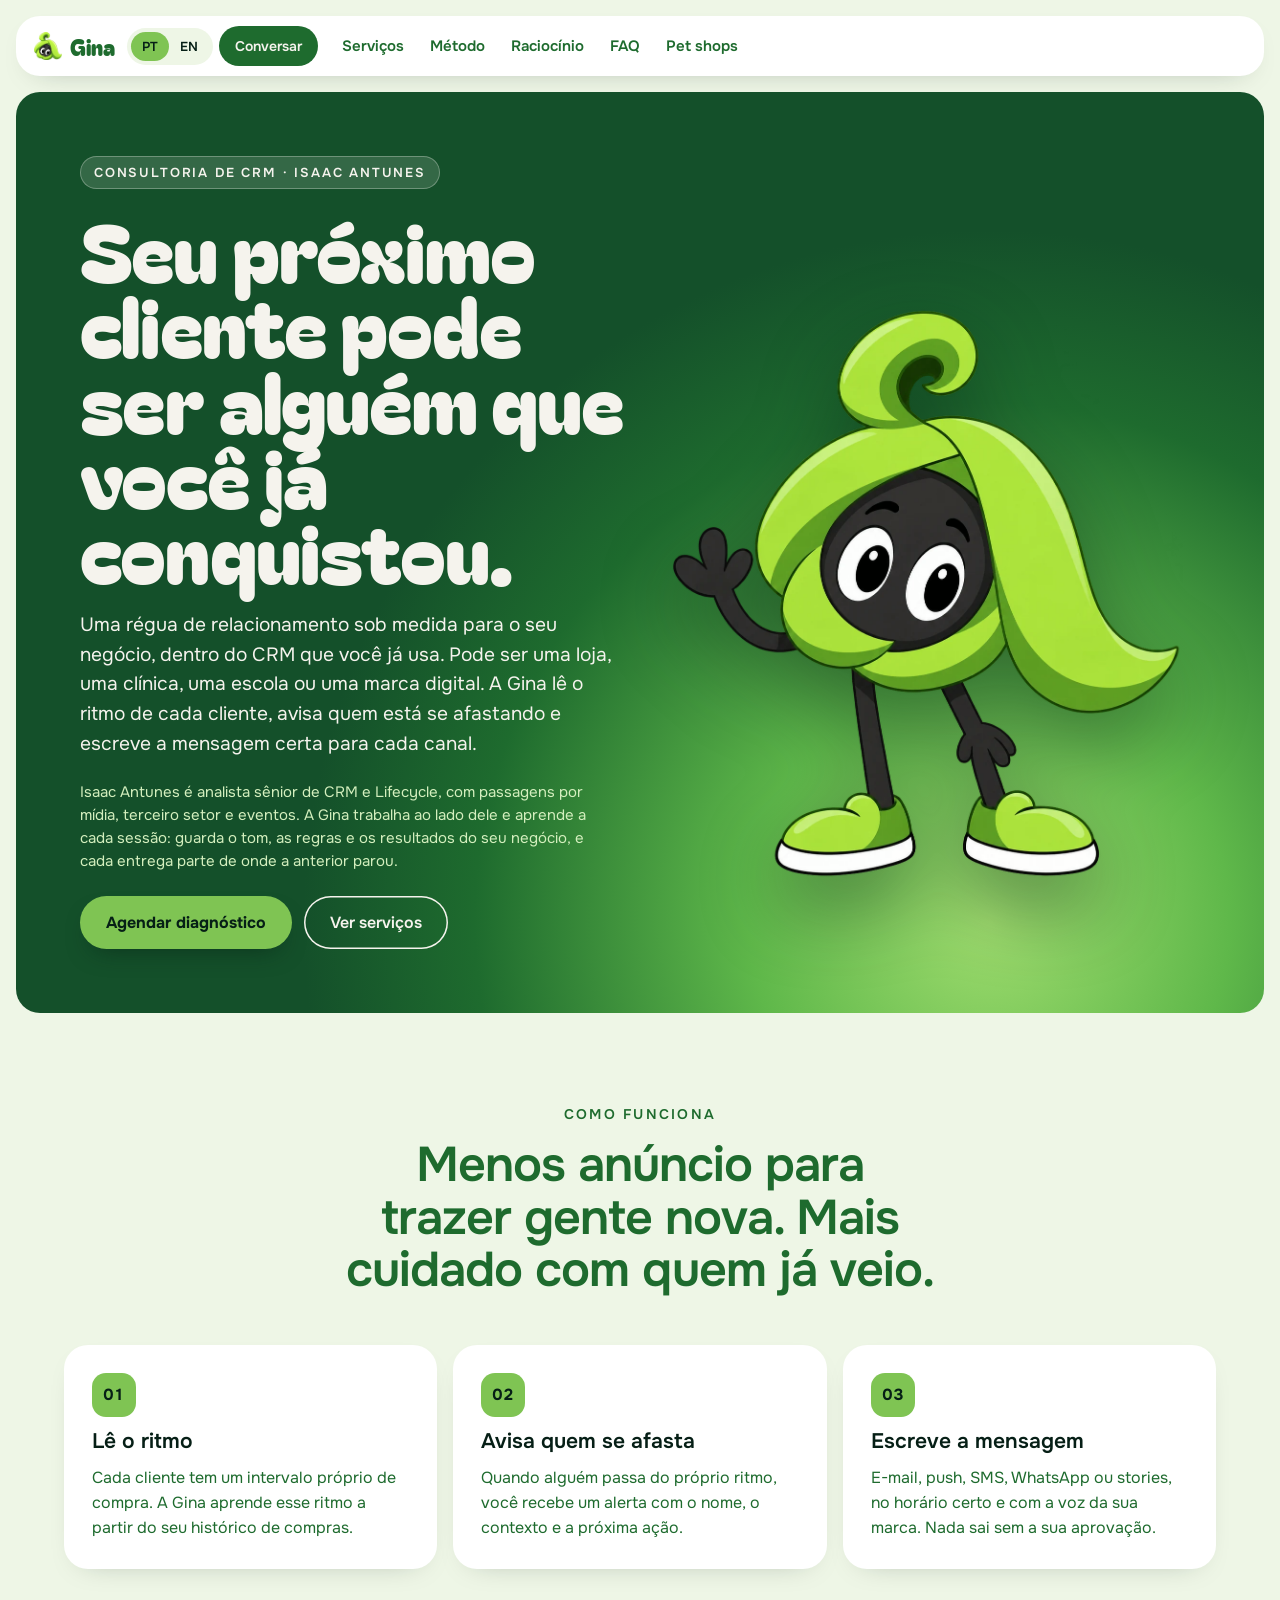
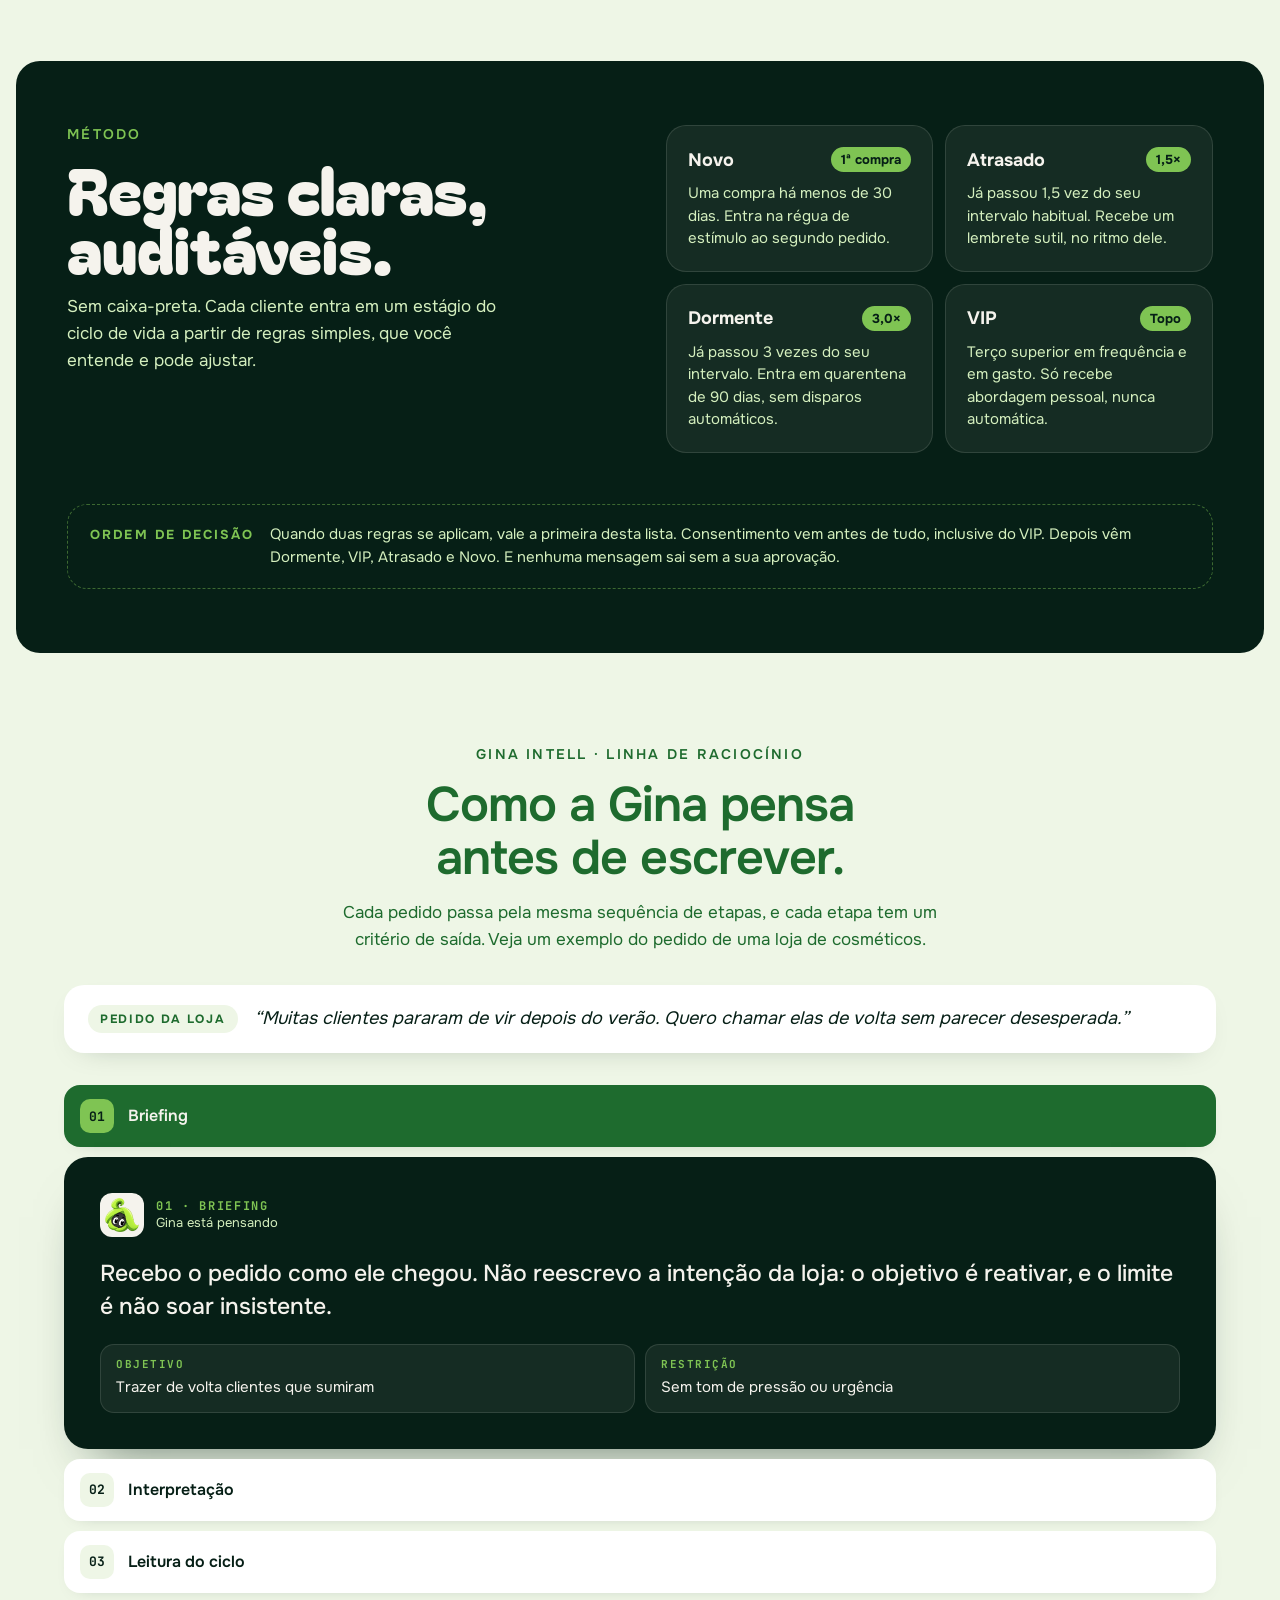
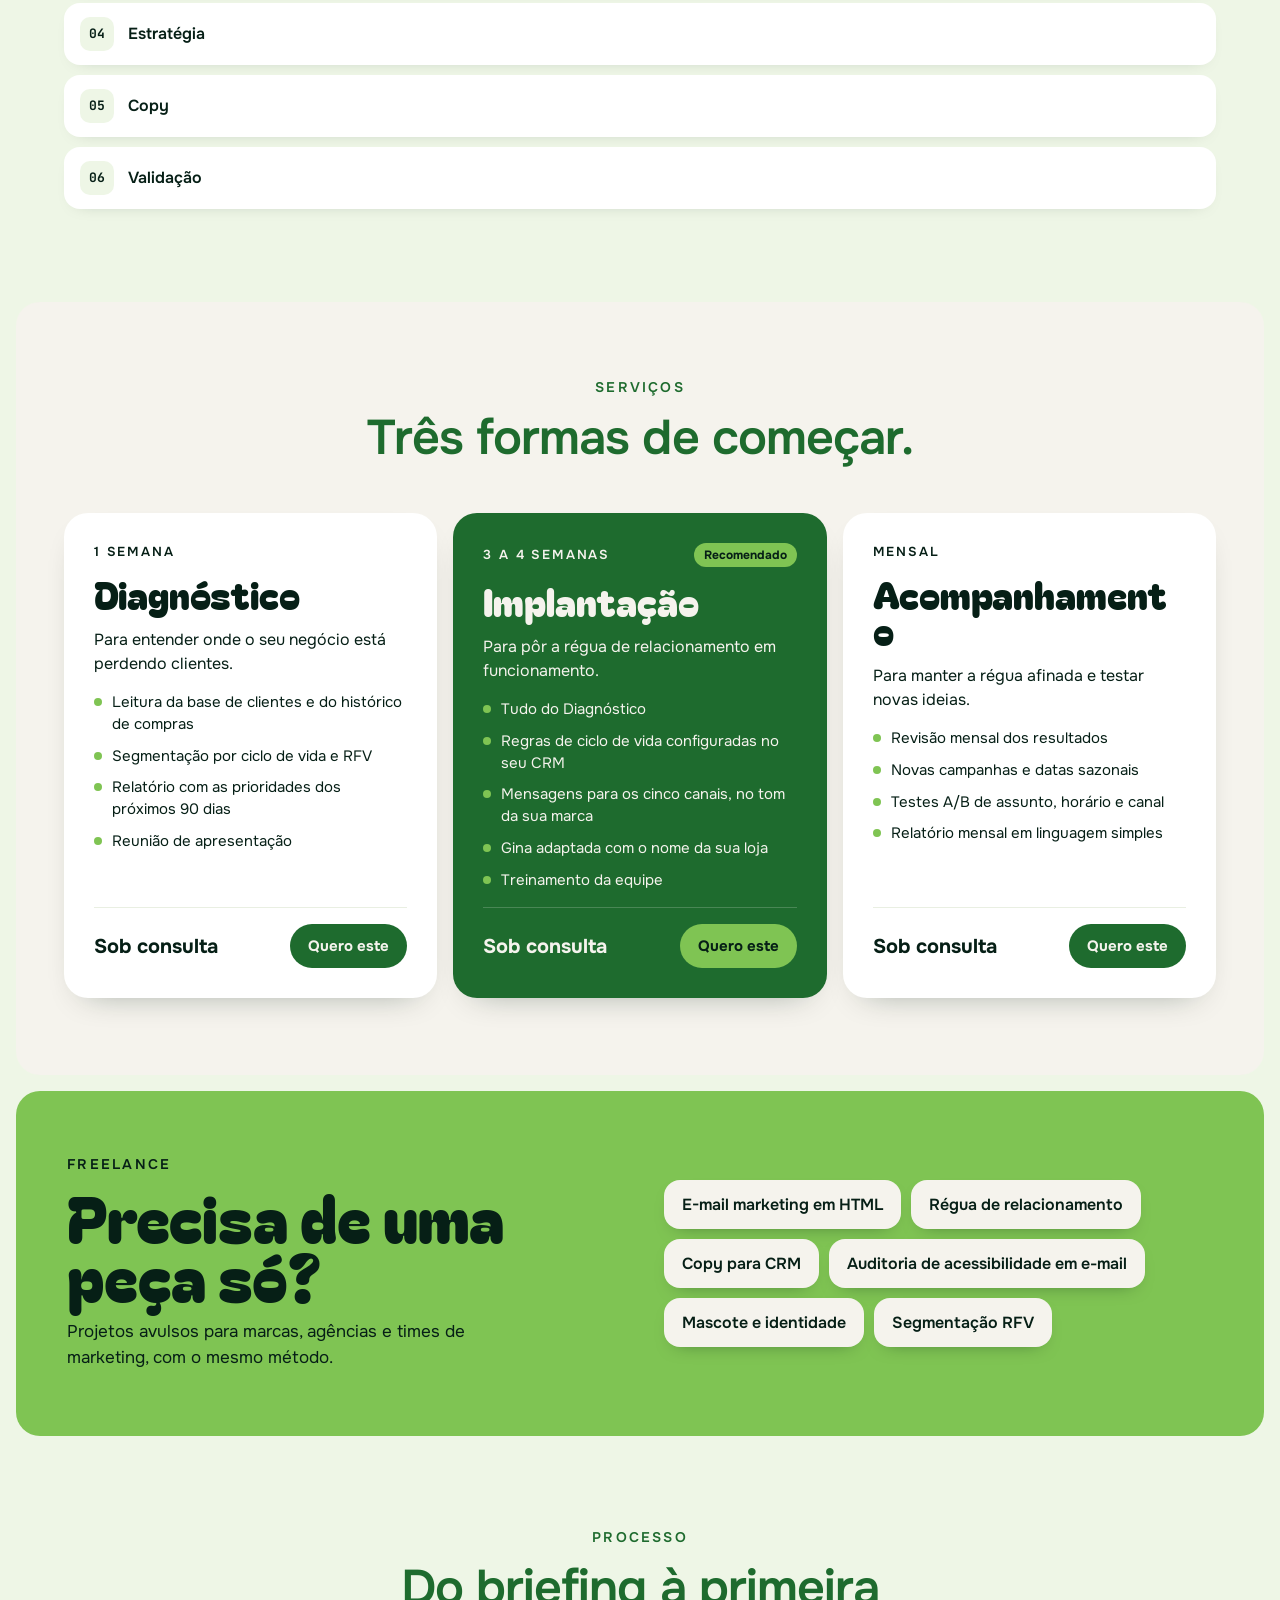
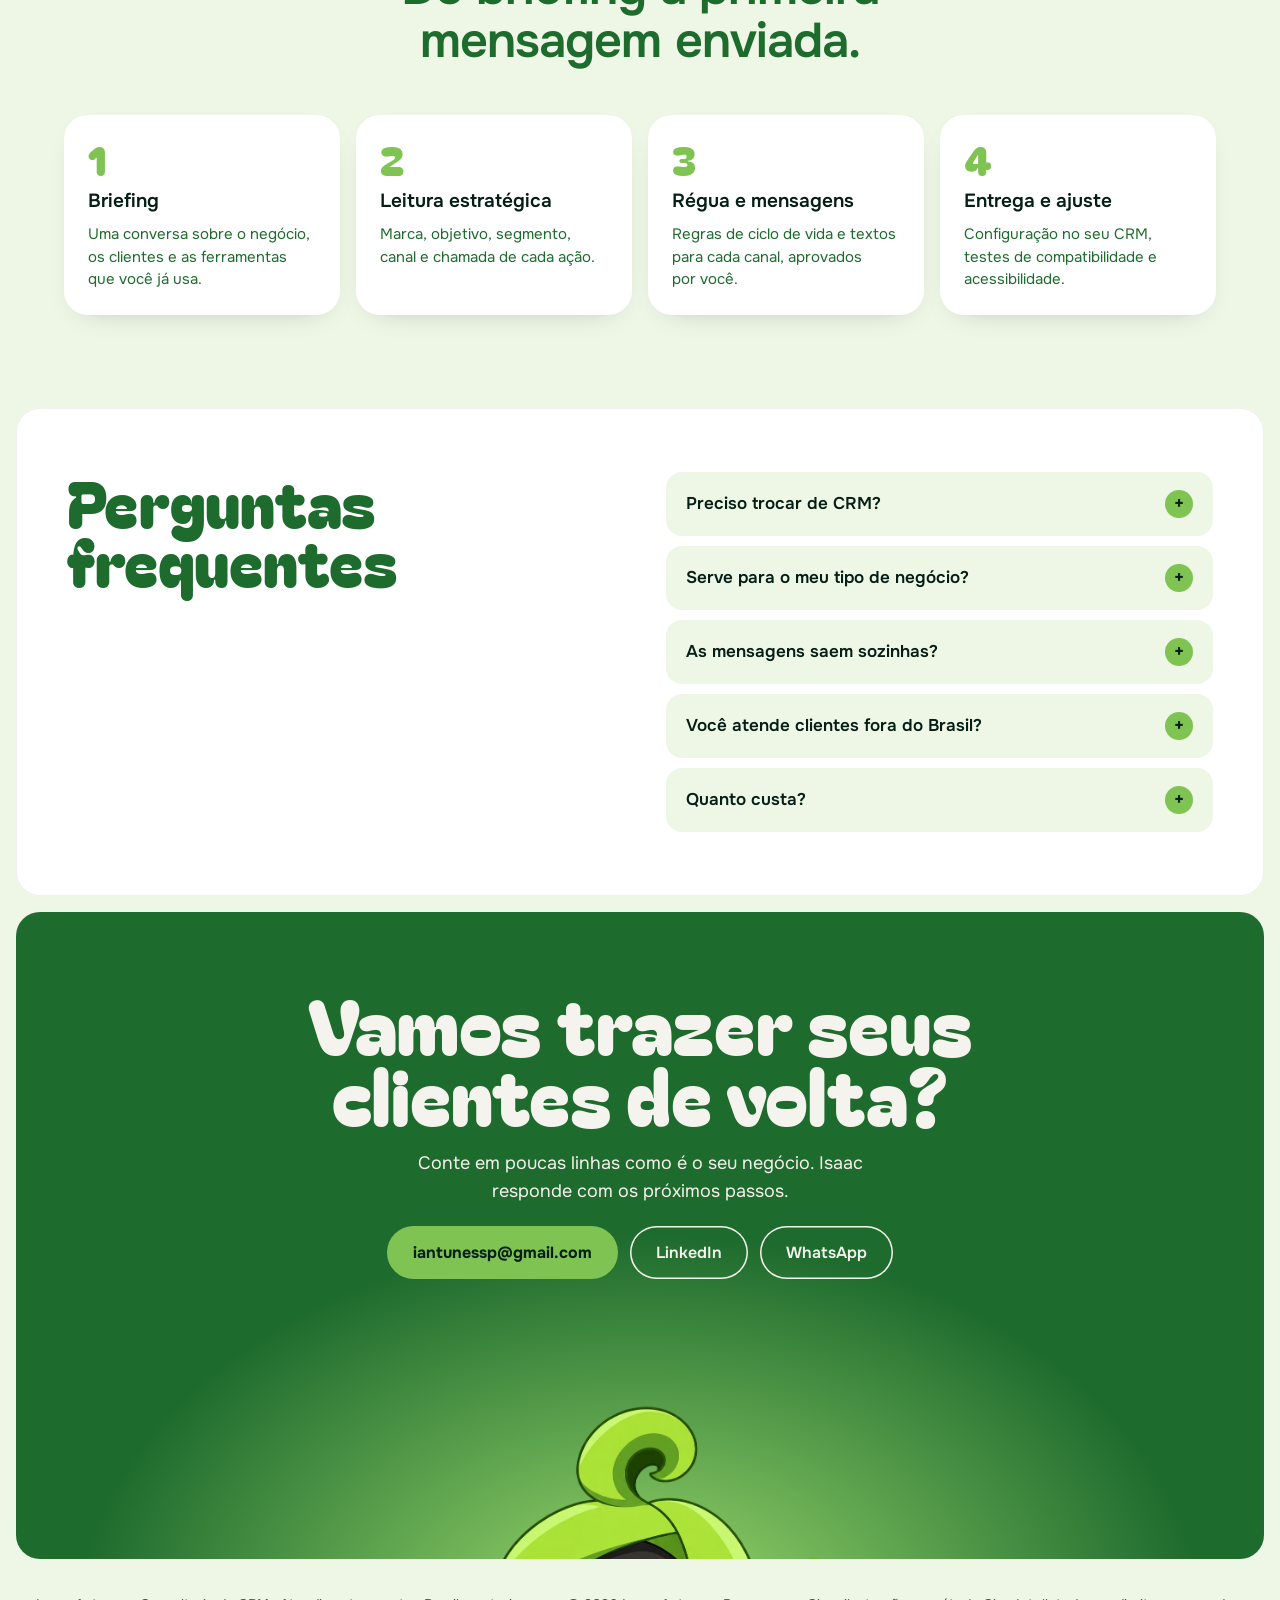
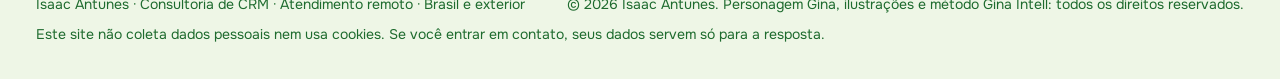
<file: index.html>
<!DOCTYPE html>
<html lang="pt-BR"><head>
<meta charset="utf-8">
<meta name="viewport" content="width=device-width, initial-scale=1">

<style>html,body{height:100%;margin:0}#dc-root,#dc-root>.sc-host{height:100%}</style><title>Gina · Consultoria de CRM</title>
<meta name="description" content="Consultoria de CRM para pequenos negócios: a Gina lê o ritmo de cada cliente, avisa quem está se afastando e prepara a mensagem certa, dentro do CRM que você já usa.">
<link rel="canonical" href="https://isaacantunesfacha-dev.github.io/gina-crm/">
<link rel="alternate" hreflang="pt-BR" href="https://isaacantunesfacha-dev.github.io/gina-crm/">
<link rel="alternate" hreflang="en" href="https://isaacantunesfacha-dev.github.io/gina-crm/en/">
<link rel="alternate" hreflang="x-default" href="https://isaacantunesfacha-dev.github.io/gina-crm/">
<meta property="og:type" content="website">
<meta property="og:site_name" content="Gina">
<meta property="og:title" content="Gina · Consultoria de CRM">
<meta property="og:description" content="Consultoria de CRM para pequenos negócios: a Gina lê o ritmo de cada cliente, avisa quem está se afastando e prepara a mensagem certa, dentro do CRM que você já usa.">
<meta property="og:url" content="https://isaacantunesfacha-dev.github.io/gina-crm/">
<meta property="og:locale" content="pt_BR">
<meta property="og:locale:alternate" content="en_US">
<meta property="og:image" content="https://isaacantunesfacha-dev.github.io/gina-crm/assets/img/og.jpg">
<meta property="og:image:width" content="1200">
<meta property="og:image:height" content="630">
<meta property="og:image:alt" content="Gina, mascote de CRM de Isaac Antunes: o rosto verde da consultoria">
<meta name="twitter:card" content="summary_large_image">
<link rel="icon" href="assets/img/gina-rosto.webp">
<link rel="preconnect" href="https://fonts.gstatic.com" crossorigin>
<link rel="stylesheet" href="https://fonts.googleapis.com/css2?family=Bagel+Fat+One&family=JetBrains+Mono:wght@400;500;700&family=Onest:wght@400;500;600;700;800&display=swap"><meta name="author" content="Isaac Antunes"><meta name="copyright" content="© 2026 Isaac Antunes. Personagem Gina e ilustrações: todos os direitos reservados."><style>

























































































/* latin-ext */

/* latin */

/* cyrillic-ext */

/* cyrillic */

/* greek */

/* vietnamese */

/* latin-ext */

/* latin */

/* cyrillic-ext */

/* cyrillic */

/* greek */

/* vietnamese */

/* latin-ext */

/* latin */

/* cyrillic-ext */

/* cyrillic */

/* math */

/* symbols */

/* vietnamese */

/* latin-ext */

/* latin */

/* cyrillic-ext */

/* cyrillic */

/* math */

/* symbols */

/* vietnamese */

/* latin-ext */

/* latin */

/* cyrillic-ext */

/* cyrillic */

/* math */

/* symbols */

/* vietnamese */

/* latin-ext */

/* latin */

/* cyrillic-ext */

/* cyrillic */

/* math */

/* symbols */

/* vietnamese */

/* latin-ext */

/* latin */

</style><style>
*,*::before,*::after{box-sizing:border-box;margin:0}
body{background:#eef6e6;color:#061f16;font-family:'Onest',system-ui,sans-serif;-webkit-font-smoothing:antialiased;text-rendering:optimizeLegibility}
p,h1,h2,h3{text-wrap:pretty}
img{display:block}
a{color:#1E6B2E;text-decoration:none}
a:hover{color:#061f16}
:focus-visible{outline:2px solid #1E6B2E;outline-offset:3px}
details>summary{list-style:none}
details>summary::-webkit-details-marker{display:none}
@keyframes ginaFloat{0%,100%{transform:translateY(0) rotate(-2deg)}50%{transform:translateY(-12px) rotate(2deg)}}
@media (prefers-reduced-motion:reduce){*{animation:none!important}}
</style><style>.intell{display:flex;flex-direction:column;gap:10px}
.intell summary{list-style:none;cursor:pointer;width:100%}
.intell summary::-webkit-details-marker{display:none}
.intell details[open]>summary{background:#1E6B2E!important;color:#f5f3ed!important}
.intell details[open]>summary>span:first-child{background:#7FC453!important;color:#061f16!important}
.intell summary>span[aria-hidden]{display:none}
.intell details>div{margin-top:10px}
.intell summary:focus-visible{outline:3px solid #7FC453;outline-offset:2px}</style></head>
<body>
<div id="dc-root"><div class="sc-host" data-sc-name="index"><main lang="pt-BR" style="max-width: 1280px; margin-inline: auto; padding: 16px; display: flex; flex-direction: column; gap: 16px;">

  <nav aria-label="Main" style="padding: 10px 10px 10px 18px; border-radius: 24px; background: rgb(255, 255, 255); box-shadow: rgba(6, 31, 22, 0.4) 0px 10px 30px -20px; display: flex; align-items: center; justify-content: space-between; gap: 8px 12px; flex-wrap: wrap;">
    <a href="#top" style="display: flex; align-items: center; gap: 8px; color: rgb(6, 31, 22);"><img decoding="async" src="assets/img/gina-rosto.webp" alt="" width="28" height="27" style="width: 28px; height: auto;"><span style="font-family: &quot;Bagel Fat One&quot;, system-ui; font-size: 22px; line-height: 1; color: rgb(30, 107, 46);">Gina</span></a>
    <div style="order: 3; flex: 1 1 420px; min-width: 0px; display: flex; gap: 2px; overflow-x: auto; white-space: nowrap; scrollbar-width: none;">
      <a href="#services" style="padding: 10px 12px; font-size: 15px; font-weight: 600;">Serviços</a>
      <a href="#method" style="padding: 10px 12px; font-size: 15px; font-weight: 600;">Método</a>
      <a href="#reasoning" style="padding: 10px 12px; font-size: 15px; font-weight: 600;">Raciocínio</a>
      <a href="#faq" style="padding: 10px 12px; font-size: 15px; font-weight: 600;">FAQ</a>
      <a href="petshop/" style="padding: 10px 12px; font-size: 15px; font-weight: 600; color: rgb(30, 107, 46);">Pet shops</a>
    </div>
    <div style="order: 2; display: flex; align-items: center; gap: 6px;">
      <div role="group" aria-label="Language" style="display: flex; padding: 4px; border-radius: 99px; background: rgb(238, 246, 230);">
        <a href="./" style="padding: 8px 11px; border: 0px; border-radius: 99px; background: rgb(127, 196, 83); color: rgb(6, 31, 22); font: 600 13px / 1 Onest, system-ui; cursor: pointer;" hreflang="pt-BR" aria-current="page">PT</a>
        <a href="en/" style="padding: 8px 11px; border: 0px; border-radius: 99px; background: transparent; color: rgb(6, 31, 22); font: 600 13px / 1 Onest, system-ui; cursor: pointer;" hreflang="en">EN</a>
      </div>
      <a href="https://wa.me/5511991351002" target="_blank" rel="noopener" class="scp0" style="padding: 11px 16px; border-radius: 99px; background: rgb(30, 107, 46); color: rgb(245, 243, 237); font-size: 14px; font-weight: 600; white-space: nowrap;">Conversar</a>
    </div>
  </nav>

  <section id="top" style="position: relative; border-radius: 24px; overflow: hidden; background: radial-gradient(55% 75% at 78% 90%, rgb(159, 220, 110) 0%, rgb(95, 184, 74) 35%, rgb(30, 107, 46) 75%, rgb(20, 80, 42) 100%); padding: clamp(32px, 5vw, 72px); display: grid; grid-template-columns: repeat(auto-fit, minmax(min(100%, 420px), 1fr)); gap: 24px; align-items: center; min-height: clamp(520px, 50vw, 660px);">
    <div style="position: relative; z-index: 1; display: flex; flex-direction: column; gap: 22px; color: rgb(245, 243, 237);">
      <span style="align-self: flex-start; padding: 8px 14px; border-radius: 99px; background: rgba(245, 243, 237, 0.14); box-shadow: rgba(245, 243, 237, 0.3) 0px 0px 0px 1px inset; font-size: 13px; font-weight: 600; letter-spacing: 0.14em; text-transform: uppercase;">Consultoria de CRM · Isaac Antunes</span>
      <h1 style="font-family: &quot;Bagel Fat One&quot;, system-ui; font-weight: 400; font-size: clamp(48px, 6.4vw, 88px); line-height: 0.92; letter-spacing: -0.01em;">Seu próximo cliente pode ser alguém que você já conquistou.</h1>
      <p style="max-width: 44ch; font-size: clamp(17px, 1.5vw, 20px); line-height: 1.55;">Uma régua de relacionamento sob medida para o seu negócio, dentro do CRM que você já usa. Pode ser uma loja, uma clínica, uma escola ou uma marca digital. A Gina lê o ritmo de cada cliente, avisa quem está se afastando e escreve a mensagem certa para cada canal.</p>
      <p style="max-width: 52ch; font-size: 15px; line-height: 1.55; color: rgb(212, 239, 190);">Isaac Antunes é analista sênior de CRM e Lifecycle, com passagens por mídia, terceiro setor e eventos. A Gina trabalha ao lado dele e aprende a cada sessão: guarda o tom, as regras e os resultados do seu negócio, e cada entrega parte de onde a anterior parou.</p>
      <div style="display: flex; gap: 12px; flex-wrap: wrap;">
        <a href="https://wa.me/5511991351002?text=Oi%2C%20Isaac%21%20Vi%20a%20Gina%20e%20quero%20agendar%20um%20diagn%C3%B3stico%20para%20o%20meu%20neg%C3%B3cio." target="_blank" rel="noopener" class="scp1" style="padding: 16px 26px; border-radius: 99px; background: rgb(127, 196, 83); color: rgb(6, 31, 22); font-size: 16px; font-weight: 700; box-shadow: rgba(6, 31, 22, 0.6) 0px 12px 24px -12px;">Agendar diagnóstico</a>
        <a href="#services" class="scp2" style="padding: 16px 26px; border-radius: 99px; box-shadow: rgb(245, 243, 237) 0px 0px 0px 1.5px inset; color: rgb(245, 243, 237); font-size: 16px; font-weight: 600;">Ver serviços</a>
      </div>
    </div>
    <div style="position: relative; height: clamp(340px, 40vw, 560px);">
      <div style="position: absolute; left: 50%; bottom: -14%; height: 112%; transform: translateX(-50%);">
        <img fetchpriority="high" decoding="async" src="assets/img/gina-acena.webp" alt="Gina waving" style="height: 100%; width: auto; animation: 5s ease-in-out 0s infinite normal none running ginaFloat; filter: drop-shadow(rgba(6, 31, 22, 0.45) 0px 30px 40px);">
      </div>
    </div>
  </section>

  <section style="padding: clamp(48px, 6vw, 88px) clamp(20px, 4vw, 48px); display: flex; flex-direction: column; align-items: center; gap: 16px; text-align: center;">
    <span style="font-size: 14px; font-weight: 600; letter-spacing: 0.16em; text-transform: uppercase; color: rgb(30, 107, 46);">Como funciona</span>
    <h2 style="max-width: 22ch; font-size: clamp(30px, 3.8vw, 50px); font-weight: 600; line-height: 1.08; letter-spacing: -0.02em; color: rgb(30, 107, 46); text-wrap: balance;">Menos anúncio para trazer gente nova. Mais cuidado com quem já veio.</h2>
    <div style="margin-top: 32px; width: 100%; display: grid; grid-template-columns: repeat(auto-fit, minmax(min(100%, 260px), 1fr)); gap: 16px; text-align: left;">
      
        <div style="padding: 28px; border-radius: 24px; background: rgb(255, 255, 255); box-shadow: rgba(6, 31, 22, 0.35) 0px 10px 30px -20px; display: flex; flex-direction: column; gap: 12px;">
          <span style="width: 44px; height: 44px; border-radius: 14px; background: rgb(127, 196, 83); display: grid; place-items: center; font-weight: 700; font-variant-numeric: tabular-nums;">01</span>
          <h3 style="font-size: 21px; font-weight: 600; line-height: 1.2;">Lê o ritmo</h3>
          <p style="font-size: 16px; line-height: 1.55; color: rgb(30, 107, 46);">Cada cliente tem um intervalo próprio de compra. A Gina aprende esse ritmo a partir do seu histórico de compras.</p>
        </div>
      
        <div style="padding: 28px; border-radius: 24px; background: rgb(255, 255, 255); box-shadow: rgba(6, 31, 22, 0.35) 0px 10px 30px -20px; display: flex; flex-direction: column; gap: 12px;">
          <span style="width: 44px; height: 44px; border-radius: 14px; background: rgb(127, 196, 83); display: grid; place-items: center; font-weight: 700; font-variant-numeric: tabular-nums;">02</span>
          <h3 style="font-size: 21px; font-weight: 600; line-height: 1.2;">Avisa quem se afasta</h3>
          <p style="font-size: 16px; line-height: 1.55; color: rgb(30, 107, 46);">Quando alguém passa do próprio ritmo, você recebe um alerta com o nome, o contexto e a próxima ação.</p>
        </div>
      
        <div style="padding: 28px; border-radius: 24px; background: rgb(255, 255, 255); box-shadow: rgba(6, 31, 22, 0.35) 0px 10px 30px -20px; display: flex; flex-direction: column; gap: 12px;">
          <span style="width: 44px; height: 44px; border-radius: 14px; background: rgb(127, 196, 83); display: grid; place-items: center; font-weight: 700; font-variant-numeric: tabular-nums;">03</span>
          <h3 style="font-size: 21px; font-weight: 600; line-height: 1.2;">Escreve a mensagem</h3>
          <p style="font-size: 16px; line-height: 1.55; color: rgb(30, 107, 46);">E-mail, push, SMS, WhatsApp ou stories, no horário certo e com a voz da sua marca. Nada sai sem a sua aprovação.</p>
        </div>
      
    </div>
  </section>

  <section id="method" style="padding: clamp(40px, 5vw, 72px) clamp(20px, 4vw, 56px); border-radius: 24px; background: rgb(6, 31, 22); color: rgb(245, 243, 237); display: grid; grid-template-columns: repeat(auto-fit, minmax(min(100%, 380px), 1fr)); gap: clamp(24px, 4vw, 56px); align-items: start;">
    <div style="display: flex; flex-direction: column; gap: 16px;">
      <span style="font-size: 14px; font-weight: 600; letter-spacing: 0.16em; text-transform: uppercase; color: rgb(127, 196, 83);">Método</span>
      <h2 style="font-family: &quot;Bagel Fat One&quot;, system-ui; font-weight: 400; font-size: clamp(40px, 5vw, 68px); line-height: 0.92;">Regras claras, auditáveis.</h2>
      <p style="max-width: 40ch; font-size: 17px; line-height: 1.6; color: rgb(212, 239, 190);">Sem caixa-preta. Cada cliente entra em um estágio do ciclo de vida a partir de regras simples, que você entende e pode ajustar.</p>
    </div>
    <div style="display: grid; grid-template-columns: repeat(auto-fit, minmax(min(100%, 220px), 1fr)); gap: 12px;">
      
        <div style="padding: 22px; border-radius: 20px; background: rgba(245, 243, 237, 0.06); box-shadow: rgba(245, 243, 237, 0.12) 0px 0px 0px 1px inset; display: flex; flex-direction: column; gap: 10px;">
          <div style="display: flex; justify-content: space-between; align-items: center; gap: 8px;"><span style="font-size: 18px; font-weight: 700;">Novo</span><span style="padding: 4px 10px; border-radius: 99px; background: rgb(127, 196, 83); color: rgb(6, 31, 22); font-size: 13px; font-weight: 700; white-space: nowrap;">1ª compra</span></div>
          <p style="font-size: 15px; line-height: 1.5; color: rgb(212, 239, 190);">Uma compra há menos de 30 dias. Entra na régua de estímulo ao segundo pedido.</p>
        </div>
      
        <div style="padding: 22px; border-radius: 20px; background: rgba(245, 243, 237, 0.06); box-shadow: rgba(245, 243, 237, 0.12) 0px 0px 0px 1px inset; display: flex; flex-direction: column; gap: 10px;">
          <div style="display: flex; justify-content: space-between; align-items: center; gap: 8px;"><span style="font-size: 18px; font-weight: 700;">Atrasado</span><span style="padding: 4px 10px; border-radius: 99px; background: rgb(127, 196, 83); color: rgb(6, 31, 22); font-size: 13px; font-weight: 700; white-space: nowrap;">1,5×</span></div>
          <p style="font-size: 15px; line-height: 1.5; color: rgb(212, 239, 190);">Já passou 1,5 vez do seu intervalo habitual. Recebe um lembrete sutil, no ritmo dele.</p>
        </div>
      
        <div style="padding: 22px; border-radius: 20px; background: rgba(245, 243, 237, 0.06); box-shadow: rgba(245, 243, 237, 0.12) 0px 0px 0px 1px inset; display: flex; flex-direction: column; gap: 10px;">
          <div style="display: flex; justify-content: space-between; align-items: center; gap: 8px;"><span style="font-size: 18px; font-weight: 700;">Dormente</span><span style="padding: 4px 10px; border-radius: 99px; background: rgb(127, 196, 83); color: rgb(6, 31, 22); font-size: 13px; font-weight: 700; white-space: nowrap;">3,0×</span></div>
          <p style="font-size: 15px; line-height: 1.5; color: rgb(212, 239, 190);">Já passou 3 vezes do seu intervalo. Entra em quarentena de 90 dias, sem disparos automáticos.</p>
        </div>
      
        <div style="padding: 22px; border-radius: 20px; background: rgba(245, 243, 237, 0.06); box-shadow: rgba(245, 243, 237, 0.12) 0px 0px 0px 1px inset; display: flex; flex-direction: column; gap: 10px;">
          <div style="display: flex; justify-content: space-between; align-items: center; gap: 8px;"><span style="font-size: 18px; font-weight: 700;">VIP</span><span style="padding: 4px 10px; border-radius: 99px; background: rgb(127, 196, 83); color: rgb(6, 31, 22); font-size: 13px; font-weight: 700; white-space: nowrap;">Topo</span></div>
          <p style="font-size: 15px; line-height: 1.5; color: rgb(212, 239, 190);">Terço superior em frequência e em gasto. Só recebe abordagem pessoal, nunca automática.</p>
        </div>
      
    </div>
    <div style="grid-column: 1 / -1; padding: 18px 22px; border-radius: 20px; border: 1px dashed rgba(127, 196, 83, 0.45); display: flex; flex-wrap: wrap; gap: 6px 16px; align-items: baseline;">
      <span style="font-size: 13px; font-weight: 700; letter-spacing: 0.16em; text-transform: uppercase; color: rgb(127, 196, 83); white-space: nowrap;">Ordem de decisão</span>
      <p style="flex: 1 1 420px; font-size: 15px; line-height: 1.55; color: rgb(212, 239, 190);">Quando duas regras se aplicam, vale a primeira desta lista. Consentimento vem antes de tudo, inclusive do VIP. Depois vêm Dormente, VIP, Atrasado e Novo. E nenhuma mensagem sai sem a sua aprovação.</p>
    </div>
  </section>

  <section id="reasoning" style="padding: clamp(48px, 6vw, 88px) clamp(20px, 4vw, 48px); display: flex; flex-direction: column; gap: 32px;">
    <div style="display: flex; flex-direction: column; align-items: center; gap: 16px; text-align: center;">
      <span style="font-size: 14px; font-weight: 600; letter-spacing: 0.16em; text-transform: uppercase; color: rgb(30, 107, 46);">Gina Intell · linha de raciocínio</span>
      <h2 style="max-width: 22ch; font-size: clamp(30px, 3.8vw, 50px); font-weight: 600; line-height: 1.08; letter-spacing: -0.02em; color: rgb(30, 107, 46); text-wrap: balance;">Como a Gina pensa antes de escrever.</h2>
      <p style="max-width: 56ch; font-size: 17px; line-height: 1.55; color: rgb(30, 107, 46);">Cada pedido passa pela mesma sequência de etapas, e cada etapa tem um critério de saída. Veja um exemplo do pedido de uma loja de cosméticos.</p>
    </div>
    <div style="padding: 20px 24px; border-radius: 20px; background: rgb(255, 255, 255); box-shadow: rgba(6, 31, 22, 0.35) 0px 10px 30px -20px; display: flex; gap: 16px; align-items: flex-start; flex-wrap: wrap;">
      <span style="flex: 0 0 auto; padding: 6px 12px; border-radius: 99px; background: rgb(238, 246, 230); font-size: 12px; font-weight: 700; letter-spacing: 0.14em; text-transform: uppercase; color: rgb(30, 107, 46);">Pedido da loja</span>
      <p style="flex: 1 1 320px; font-size: 18px; line-height: 1.5; font-style: italic; color: rgb(6, 31, 22);">“Muitas clientes pararam de vir depois do verão. Quero chamar elas de volta sem parecer desesperada.”</p>
    </div>
    <div class="intell"><details name="gina-intell" open=""><summary style="width: 100%; padding: 14px 16px; border: 0px; border-radius: 16px; background: rgb(255, 255, 255); color: rgb(6, 31, 22); display: flex; align-items: center; gap: 14px; text-align: left; cursor: pointer; font: 600 16px / 1.2 Onest, system-ui; box-shadow: rgba(6, 31, 22, 0.35) 0px 6px 18px -14px;">
            <span style="flex: 0 0 auto; width: 34px; height: 34px; border-radius: 10px; background: rgb(238, 246, 230); color: rgb(6, 31, 22); display: grid; place-items: center; font: 700 13px / 1 &quot;JetBrains Mono&quot;, monospace;">01</span>
            <span style="flex: 1 1 0%;">Briefing</span>
            <span aria-hidden="true" style="width: 0px; height: 3px; border-radius: 99px; background: rgb(127, 196, 83); transition: width 0.3s;"></span>
          </summary><div style="flex: 999 1 420px; min-width: 0px; padding: clamp(24px, 3vw, 36px); border-radius: 24px; background: rgb(6, 31, 22); color: rgb(245, 243, 237); display: flex; flex-direction: column; gap: 20px; box-shadow: rgba(6, 31, 22, 0.6) 0px 30px 50px -30px;">
        <div style="display: flex; align-items: center; gap: 12px;">
          <img loading="lazy" decoding="async" src="assets/img/gina-rosto.webp" alt="" style="flex: 0 0 auto; width: 44px; height: 44px; border-radius: 12px; background: rgb(245, 243, 237); padding: 5px; object-fit: contain;">
          <div style="display: flex; flex-direction: column; gap: 2px;"><span style="font: 700 12px / 1 &quot;JetBrains Mono&quot;, monospace; letter-spacing: 0.14em; text-transform: uppercase; color: rgb(127, 196, 83);">01 · Briefing</span><span style="font-size: 13px; color: rgb(212, 239, 190);">Gina está pensando</span></div>
        </div>
        <p style="font-size: clamp(19px, 1.8vw, 24px); line-height: 1.45; font-weight: 500;">Recebo o pedido como ele chegou. Não reescrevo a intenção da loja: o objetivo é reativar, e o limite é não soar insistente.</p>
        <dl style="margin: 0px; display: grid; grid-template-columns: repeat(auto-fit, minmax(min(100%, 220px), 1fr)); gap: 10px;">
          
            <div style="padding: 14px 16px; border-radius: 14px; background: rgba(245, 243, 237, 0.06); box-shadow: rgba(245, 243, 237, 0.12) 0px 0px 0px 1px inset; display: flex; flex-direction: column; gap: 6px;">
              <dt style="font: 700 11px / 1.2 &quot;JetBrains Mono&quot;, monospace; letter-spacing: 0.14em; text-transform: uppercase; color: rgb(127, 196, 83);">Objetivo</dt>
              <dd style="margin: 0px; font-size: 15px; line-height: 1.45; color: rgb(245, 243, 237);">Trazer de volta clientes que sumiram</dd>
            </div>
          
            <div style="padding: 14px 16px; border-radius: 14px; background: rgba(245, 243, 237, 0.06); box-shadow: rgba(245, 243, 237, 0.12) 0px 0px 0px 1px inset; display: flex; flex-direction: column; gap: 6px;">
              <dt style="font: 700 11px / 1.2 &quot;JetBrains Mono&quot;, monospace; letter-spacing: 0.14em; text-transform: uppercase; color: rgb(127, 196, 83);">Restrição</dt>
              <dd style="margin: 0px; font-size: 15px; line-height: 1.45; color: rgb(245, 243, 237);">Sem tom de pressão ou urgência</dd>
            </div>
          
        </dl>
      </div></details><details name="gina-intell"><summary style="width: 100%; padding: 14px 16px; border: 0px; border-radius: 16px; background: rgb(255, 255, 255); color: rgb(6, 31, 22); display: flex; align-items: center; gap: 14px; text-align: left; cursor: pointer; font: 600 16px / 1.2 Onest, system-ui; box-shadow: rgba(6, 31, 22, 0.35) 0px 6px 18px -14px;">
            <span style="flex: 0 0 auto; width: 34px; height: 34px; border-radius: 10px; background: rgb(238, 246, 230); color: rgb(6, 31, 22); display: grid; place-items: center; font: 700 13px / 1 &quot;JetBrains Mono&quot;, monospace;">02</span>
            <span style="flex: 1 1 0%;">Interpretação</span>
            <span aria-hidden="true" style="width: 0px; height: 3px; border-radius: 99px; background: rgb(127, 196, 83); transition: width 0.3s;"></span>
          </summary><div style="flex: 999 1 420px; min-width: 0px; padding: clamp(24px, 3vw, 36px); border-radius: 24px; background: rgb(6, 31, 22); color: rgb(245, 243, 237); display: flex; flex-direction: column; gap: 20px; box-shadow: rgba(6, 31, 22, 0.6) 0px 30px 50px -30px;">
        <div style="display: flex; align-items: center; gap: 12px;">
          <img loading="lazy" decoding="async" src="assets/img/gina-rosto.webp" alt="" style="flex: 0 0 auto; width: 44px; height: 44px; border-radius: 12px; background: rgb(245, 243, 237); padding: 5px; object-fit: contain;">
          <div style="display: flex; flex-direction: column; gap: 2px;"><span style="font: 700 12px / 1 &quot;JetBrains Mono&quot;, monospace; letter-spacing: 0.14em; text-transform: uppercase; color: rgb(127, 196, 83);">02 · Interpretação</span><span style="font-size: 13px; color: rgb(212, 239, 190);">Gina está pensando</span></div>
        </div>
        <p style="font-size: clamp(19px, 1.8vw, 24px); line-height: 1.45; font-weight: 500;">Separo o que foi dito, o que está implícito e o que falta. O que falta eu pergunto, em vez de supor.</p>
        <dl style="margin: 0px; display: grid; grid-template-columns: repeat(auto-fit, minmax(min(100%, 220px), 1fr)); gap: 10px;">
          
            <div style="padding: 14px 16px; border-radius: 14px; background: rgba(245, 243, 237, 0.06); box-shadow: rgba(245, 243, 237, 0.12) 0px 0px 0px 1px inset; display: flex; flex-direction: column; gap: 6px;">
              <dt style="font: 700 11px / 1.2 &quot;JetBrains Mono&quot;, monospace; letter-spacing: 0.14em; text-transform: uppercase; color: rgb(127, 196, 83);">Informado</dt>
              <dd style="margin: 0px; font-size: 15px; line-height: 1.45; color: rgb(245, 243, 237);">Reativação, tom cuidadoso</dd>
            </div>
          
            <div style="padding: 14px 16px; border-radius: 14px; background: rgba(245, 243, 237, 0.06); box-shadow: rgba(245, 243, 237, 0.12) 0px 0px 0px 1px inset; display: flex; flex-direction: column; gap: 6px;">
              <dt style="font: 700 11px / 1.2 &quot;JetBrains Mono&quot;, monospace; letter-spacing: 0.14em; text-transform: uppercase; color: rgb(127, 196, 83);">Implícito</dt>
              <dd style="margin: 0px; font-size: 15px; line-height: 1.45; color: rgb(245, 243, 237);">Clientes recorrentes de produtos que acabam</dd>
            </div>
          
            <div style="padding: 14px 16px; border-radius: 14px; background: rgba(245, 243, 237, 0.06); box-shadow: rgba(245, 243, 237, 0.12) 0px 0px 0px 1px inset; display: flex; flex-direction: column; gap: 6px;">
              <dt style="font: 700 11px / 1.2 &quot;JetBrains Mono&quot;, monospace; letter-spacing: 0.14em; text-transform: uppercase; color: rgb(127, 196, 83);">Ausente</dt>
              <dd style="margin: 0px; font-size: 15px; line-height: 1.45; color: rgb(245, 243, 237);">Oferta, canal preferido, prazo</dd>
            </div>
          
        </dl>
      </div></details><details name="gina-intell"><summary style="width: 100%; padding: 14px 16px; border: 0px; border-radius: 16px; background: rgb(255, 255, 255); color: rgb(6, 31, 22); display: flex; align-items: center; gap: 14px; text-align: left; cursor: pointer; font: 600 16px / 1.2 Onest, system-ui; box-shadow: rgba(6, 31, 22, 0.35) 0px 6px 18px -14px;">
            <span style="flex: 0 0 auto; width: 34px; height: 34px; border-radius: 10px; background: rgb(238, 246, 230); color: rgb(6, 31, 22); display: grid; place-items: center; font: 700 13px / 1 &quot;JetBrains Mono&quot;, monospace;">03</span>
            <span style="flex: 1 1 0%;">Leitura do ciclo</span>
            <span aria-hidden="true" style="width: 0px; height: 3px; border-radius: 99px; background: rgb(127, 196, 83); transition: width 0.3s;"></span>
          </summary><div style="flex: 999 1 420px; min-width: 0px; padding: clamp(24px, 3vw, 36px); border-radius: 24px; background: rgb(6, 31, 22); color: rgb(245, 243, 237); display: flex; flex-direction: column; gap: 20px; box-shadow: rgba(6, 31, 22, 0.6) 0px 30px 50px -30px;">
        <div style="display: flex; align-items: center; gap: 12px;">
          <img loading="lazy" decoding="async" src="assets/img/gina-rosto.webp" alt="" style="flex: 0 0 auto; width: 44px; height: 44px; border-radius: 12px; background: rgb(245, 243, 237); padding: 5px; object-fit: contain;">
          <div style="display: flex; flex-direction: column; gap: 2px;"><span style="font: 700 12px / 1 &quot;JetBrains Mono&quot;, monospace; letter-spacing: 0.14em; text-transform: uppercase; color: rgb(127, 196, 83);">03 · Leitura do ciclo</span><span style="font-size: 13px; color: rgb(212, 239, 190);">Gina está pensando</span></div>
        </div>
        <p style="font-size: clamp(19px, 1.8vw, 24px); line-height: 1.45; font-weight: 500;">Aplico as regras de ciclo de vida. Consentimento vem primeiro: sem opt-in, ninguém entra. Quem passou 1,5× do próprio ritmo recebe um lembrete. Quem passou 3,0× fica de fora, e os clientes VIP vão para contato pessoal.</p>
        <dl style="margin: 0px; display: grid; grid-template-columns: repeat(auto-fit, minmax(min(100%, 220px), 1fr)); gap: 10px;">
          
            <div style="padding: 14px 16px; border-radius: 14px; background: rgba(245, 243, 237, 0.06); box-shadow: rgba(245, 243, 237, 0.12) 0px 0px 0px 1px inset; display: flex; flex-direction: column; gap: 6px;">
              <dt style="font: 700 11px / 1.2 &quot;JetBrains Mono&quot;, monospace; letter-spacing: 0.14em; text-transform: uppercase; color: rgb(127, 196, 83);">Atrasado 1,5×</dt>
              <dd style="margin: 0px; font-size: 15px; line-height: 1.45; color: rgb(245, 243, 237);">Entra na campanha</dd>
            </div>
          
            <div style="padding: 14px 16px; border-radius: 14px; background: rgba(245, 243, 237, 0.06); box-shadow: rgba(245, 243, 237, 0.12) 0px 0px 0px 1px inset; display: flex; flex-direction: column; gap: 6px;">
              <dt style="font: 700 11px / 1.2 &quot;JetBrains Mono&quot;, monospace; letter-spacing: 0.14em; text-transform: uppercase; color: rgb(127, 196, 83);">Dormente 3,0×</dt>
              <dd style="margin: 0px; font-size: 15px; line-height: 1.45; color: rgb(245, 243, 237);">Quarentena de 90 dias</dd>
            </div>
          
            <div style="padding: 14px 16px; border-radius: 14px; background: rgba(245, 243, 237, 0.06); box-shadow: rgba(245, 243, 237, 0.12) 0px 0px 0px 1px inset; display: flex; flex-direction: column; gap: 6px;">
              <dt style="font: 700 11px / 1.2 &quot;JetBrains Mono&quot;, monospace; letter-spacing: 0.14em; text-transform: uppercase; color: rgb(127, 196, 83);">VIP</dt>
              <dd style="margin: 0px; font-size: 15px; line-height: 1.45; color: rgb(245, 243, 237);">Lista para o lojista ligar</dd>
            </div>
          
        </dl>
      </div></details><details name="gina-intell"><summary style="width: 100%; padding: 14px 16px; border: 0px; border-radius: 16px; background: rgb(255, 255, 255); color: rgb(6, 31, 22); display: flex; align-items: center; gap: 14px; text-align: left; cursor: pointer; font: 600 16px / 1.2 Onest, system-ui; box-shadow: rgba(6, 31, 22, 0.35) 0px 6px 18px -14px;">
            <span style="flex: 0 0 auto; width: 34px; height: 34px; border-radius: 10px; background: rgb(238, 246, 230); color: rgb(6, 31, 22); display: grid; place-items: center; font: 700 13px / 1 &quot;JetBrains Mono&quot;, monospace;">04</span>
            <span style="flex: 1 1 0%;">Estratégia</span>
            <span aria-hidden="true" style="width: 0px; height: 3px; border-radius: 99px; background: rgb(127, 196, 83); transition: width 0.3s;"></span>
          </summary><div style="flex: 999 1 420px; min-width: 0px; padding: clamp(24px, 3vw, 36px); border-radius: 24px; background: rgb(6, 31, 22); color: rgb(245, 243, 237); display: flex; flex-direction: column; gap: 20px; box-shadow: rgba(6, 31, 22, 0.6) 0px 30px 50px -30px;">
        <div style="display: flex; align-items: center; gap: 12px;">
          <img loading="lazy" decoding="async" src="assets/img/gina-rosto.webp" alt="" style="flex: 0 0 auto; width: 44px; height: 44px; border-radius: 12px; background: rgb(245, 243, 237); padding: 5px; object-fit: contain;">
          <div style="display: flex; flex-direction: column; gap: 2px;"><span style="font: 700 12px / 1 &quot;JetBrains Mono&quot;, monospace; letter-spacing: 0.14em; text-transform: uppercase; color: rgb(127, 196, 83);">04 · Estratégia</span><span style="font-size: 13px; color: rgb(212, 239, 190);">Gina está pensando</span></div>
        </div>
        <p style="font-size: clamp(19px, 1.8vw, 24px); line-height: 1.45; font-weight: 500;">Um único caminho de conversão. Primeiro, um lembrete de cuidado, sem desconto. Sem resposta, a Gina não insiste: o próximo passo é decisão do lojista.</p>
        <dl style="margin: 0px; display: grid; grid-template-columns: repeat(auto-fit, minmax(min(100%, 220px), 1fr)); gap: 10px;">
          
            <div style="padding: 14px 16px; border-radius: 14px; background: rgba(245, 243, 237, 0.06); box-shadow: rgba(245, 243, 237, 0.12) 0px 0px 0px 1px inset; display: flex; flex-direction: column; gap: 6px;">
              <dt style="font: 700 11px / 1.2 &quot;JetBrains Mono&quot;, monospace; letter-spacing: 0.14em; text-transform: uppercase; color: rgb(127, 196, 83);">Tipo</dt>
              <dd style="margin: 0px; font-size: 15px; line-height: 1.45; color: rgb(245, 243, 237);">Lembrete pessoal</dd>
            </div>
          
            <div style="padding: 14px 16px; border-radius: 14px; background: rgba(245, 243, 237, 0.06); box-shadow: rgba(245, 243, 237, 0.12) 0px 0px 0px 1px inset; display: flex; flex-direction: column; gap: 6px;">
              <dt style="font: 700 11px / 1.2 &quot;JetBrains Mono&quot;, monospace; letter-spacing: 0.14em; text-transform: uppercase; color: rgb(127, 196, 83);">Canal</dt>
              <dd style="margin: 0px; font-size: 15px; line-height: 1.45; color: rgb(245, 243, 237);">WhatsApp, no horário habitual de cada cliente</dd>
            </div>
          
            <div style="padding: 14px 16px; border-radius: 14px; background: rgba(245, 243, 237, 0.06); box-shadow: rgba(245, 243, 237, 0.12) 0px 0px 0px 1px inset; display: flex; flex-direction: column; gap: 6px;">
              <dt style="font: 700 11px / 1.2 &quot;JetBrains Mono&quot;, monospace; letter-spacing: 0.14em; text-transform: uppercase; color: rgb(127, 196, 83);">CTA único</dt>
              <dd style="margin: 0px; font-size: 15px; line-height: 1.45; color: rgb(245, 243, 237);">Separar o produto no balcão</dd>
            </div>
          
        </dl>
      </div></details><details name="gina-intell"><summary style="width: 100%; padding: 14px 16px; border: 0px; border-radius: 16px; background: rgb(255, 255, 255); color: rgb(6, 31, 22); display: flex; align-items: center; gap: 14px; text-align: left; cursor: pointer; font: 600 16px / 1.2 Onest, system-ui; box-shadow: rgba(6, 31, 22, 0.35) 0px 6px 18px -14px;">
            <span style="flex: 0 0 auto; width: 34px; height: 34px; border-radius: 10px; background: rgb(238, 246, 230); color: rgb(6, 31, 22); display: grid; place-items: center; font: 700 13px / 1 &quot;JetBrains Mono&quot;, monospace;">05</span>
            <span style="flex: 1 1 0%;">Copy</span>
            <span aria-hidden="true" style="width: 0px; height: 3px; border-radius: 99px; background: rgb(127, 196, 83); transition: width 0.3s;"></span>
          </summary><div style="flex: 999 1 420px; min-width: 0px; padding: clamp(24px, 3vw, 36px); border-radius: 24px; background: rgb(6, 31, 22); color: rgb(245, 243, 237); display: flex; flex-direction: column; gap: 20px; box-shadow: rgba(6, 31, 22, 0.6) 0px 30px 50px -30px;">
        <div style="display: flex; align-items: center; gap: 12px;">
          <img loading="lazy" decoding="async" src="assets/img/gina-rosto.webp" alt="" style="flex: 0 0 auto; width: 44px; height: 44px; border-radius: 12px; background: rgb(245, 243, 237); padding: 5px; object-fit: contain;">
          <div style="display: flex; flex-direction: column; gap: 2px;"><span style="font: 700 12px / 1 &quot;JetBrains Mono&quot;, monospace; letter-spacing: 0.14em; text-transform: uppercase; color: rgb(127, 196, 83);">05 · Copy</span><span style="font-size: 13px; color: rgb(212, 239, 190);">Gina está pensando</span></div>
        </div>
        <p style="font-size: clamp(19px, 1.8vw, 24px); line-height: 1.45; font-weight: 500;">Escrevo como a loja fala. A mensagem cumpre exatamente o que o primeiro contato promete, sem exagero.</p>
        <dl style="margin: 0px; display: grid; grid-template-columns: repeat(auto-fit, minmax(min(100%, 220px), 1fr)); gap: 10px;">
          
            <div style="padding: 14px 16px; border-radius: 14px; background: rgba(245, 243, 237, 0.06); box-shadow: rgba(245, 243, 237, 0.12) 0px 0px 0px 1px inset; display: flex; flex-direction: column; gap: 6px;">
              <dt style="font: 700 11px / 1.2 &quot;JetBrains Mono&quot;, monospace; letter-spacing: 0.14em; text-transform: uppercase; color: rgb(127, 196, 83);">Mensagem</dt>
              <dd style="margin: 0px; font-size: 15px; line-height: 1.45; color: rgb(245, 243, 237);">Oi, Marina! Faz um tempinho. Separamos seu kit com carinho no balcão hoje.</dd>
            </div>
          
            <div style="padding: 14px 16px; border-radius: 14px; background: rgba(245, 243, 237, 0.06); box-shadow: rgba(245, 243, 237, 0.12) 0px 0px 0px 1px inset; display: flex; flex-direction: column; gap: 6px;">
              <dt style="font: 700 11px / 1.2 &quot;JetBrains Mono&quot;, monospace; letter-spacing: 0.14em; text-transform: uppercase; color: rgb(127, 196, 83);">Variável</dt>
              <dd style="margin: 0px; font-size: 15px; line-height: 1.45; color: rgb(245, 243, 237);">Nome e produto favorito de cada cliente</dd>
            </div>
          
        </dl>
      </div></details><details name="gina-intell"><summary style="width: 100%; padding: 14px 16px; border: 0px; border-radius: 16px; background: rgb(255, 255, 255); color: rgb(6, 31, 22); display: flex; align-items: center; gap: 14px; text-align: left; cursor: pointer; font: 600 16px / 1.2 Onest, system-ui; box-shadow: rgba(6, 31, 22, 0.35) 0px 6px 18px -14px;">
            <span style="flex: 0 0 auto; width: 34px; height: 34px; border-radius: 10px; background: rgb(238, 246, 230); color: rgb(6, 31, 22); display: grid; place-items: center; font: 700 13px / 1 &quot;JetBrains Mono&quot;, monospace;">06</span>
            <span style="flex: 1 1 0%;">Validação</span>
            <span aria-hidden="true" style="width: 0px; height: 3px; border-radius: 99px; background: rgb(127, 196, 83); transition: width 0.3s;"></span>
          </summary><div style="flex: 999 1 420px; min-width: 0px; padding: clamp(24px, 3vw, 36px); border-radius: 24px; background: rgb(6, 31, 22); color: rgb(245, 243, 237); display: flex; flex-direction: column; gap: 20px; box-shadow: rgba(6, 31, 22, 0.6) 0px 30px 50px -30px;">
        <div style="display: flex; align-items: center; gap: 12px;">
          <img loading="lazy" decoding="async" src="assets/img/gina-rosto.webp" alt="" style="flex: 0 0 auto; width: 44px; height: 44px; border-radius: 12px; background: rgb(245, 243, 237); padding: 5px; object-fit: contain;">
          <div style="display: flex; flex-direction: column; gap: 2px;"><span style="font: 700 12px / 1 &quot;JetBrains Mono&quot;, monospace; letter-spacing: 0.14em; text-transform: uppercase; color: rgb(127, 196, 83);">06 · Validação</span><span style="font-size: 13px; color: rgb(212, 239, 190);">Gina está pensando</span></div>
        </div>
        <p style="font-size: clamp(19px, 1.8vw, 24px); line-height: 1.45; font-weight: 500;">Antes de entregar, confiro tudo e declaro o que ainda depende de uma pessoa. Nada sai sem aprovação.</p>
        <dl style="margin: 0px; display: grid; grid-template-columns: repeat(auto-fit, minmax(min(100%, 220px), 1fr)); gap: 10px;">
          
            <div style="padding: 14px 16px; border-radius: 14px; background: rgba(245, 243, 237, 0.06); box-shadow: rgba(245, 243, 237, 0.12) 0px 0px 0px 1px inset; display: flex; flex-direction: column; gap: 6px;">
              <dt style="font: 700 11px / 1.2 &quot;JetBrains Mono&quot;, monospace; letter-spacing: 0.14em; text-transform: uppercase; color: rgb(127, 196, 83);">Conferido</dt>
              <dd style="margin: 0px; font-size: 15px; line-height: 1.45; color: rgb(245, 243, 237);">Opt-out, variáveis, contraste e textos alternativos</dd>
            </div>
          
            <div style="padding: 14px 16px; border-radius: 14px; background: rgba(245, 243, 237, 0.06); box-shadow: rgba(245, 243, 237, 0.12) 0px 0px 0px 1px inset; display: flex; flex-direction: column; gap: 6px;">
              <dt style="font: 700 11px / 1.2 &quot;JetBrains Mono&quot;, monospace; letter-spacing: 0.14em; text-transform: uppercase; color: rgb(127, 196, 83);">Pendente</dt>
              <dd style="margin: 0px; font-size: 15px; line-height: 1.45; color: rgb(245, 243, 237);">Aprovação do lojista e estoque do kit</dd>
            </div>
          
        </dl>
      </div></details></div>
  </section>

  <section id="services" style="padding: clamp(48px, 6vw, 88px) clamp(20px, 4vw, 48px); border-radius: 24px; background: rgb(245, 243, 237); display: flex; flex-direction: column; align-items: center; gap: 16px; text-align: center;">
    <span style="font-size: 14px; font-weight: 600; letter-spacing: 0.16em; text-transform: uppercase; color: rgb(30, 107, 46);">Serviços</span>
    <h2 style="max-width: 20ch; font-size: clamp(30px, 3.8vw, 50px); font-weight: 600; line-height: 1.08; letter-spacing: -0.02em; color: rgb(30, 107, 46); text-wrap: balance;">Três formas de começar.</h2>
    <div style="margin-top: 32px; width: 100%; display: grid; grid-template-columns: repeat(auto-fit, minmax(min(100%, 300px), 1fr)); gap: 16px; text-align: left; align-items: stretch;">
      
        <article style="padding: 30px; border-radius: 24px; background: rgb(255, 255, 255); color: rgb(6, 31, 22); box-shadow: rgba(6, 31, 22, 0.45) 0px 14px 34px -22px; display: flex; flex-direction: column; gap: 16px;">
          <div style="display: flex; justify-content: space-between; align-items: center; gap: 8px;"><span style="font-size: 13px; font-weight: 600; letter-spacing: 0.14em; text-transform: uppercase;">1 semana</span></div>
          <h3 style="font-family: &quot;Bagel Fat One&quot;, system-ui; font-weight: 400; font-size: clamp(28px, 7.5vw, 38px); line-height: 0.95; overflow-wrap: anywhere;">Diagnóstico</h3>
          <p style="font-size: 16px; line-height: 1.5;">Para entender onde o seu negócio está perdendo clientes.</p>
          <ul style="list-style: none; padding: 0px; display: flex; flex-direction: column; gap: 10px; font-size: 15px; line-height: 1.45;">
            <li style="display: flex; gap: 10px; align-items: flex-start;"><span aria-hidden="true" style="flex: 0 0 auto; margin-top: 6px; width: 8px; height: 8px; border-radius: 99px; background: rgb(127, 196, 83);"></span><span>Leitura da base de clientes e do histórico de compras</span></li><li style="display: flex; gap: 10px; align-items: flex-start;"><span aria-hidden="true" style="flex: 0 0 auto; margin-top: 6px; width: 8px; height: 8px; border-radius: 99px; background: rgb(127, 196, 83);"></span><span>Segmentação por ciclo de vida e RFV</span></li><li style="display: flex; gap: 10px; align-items: flex-start;"><span aria-hidden="true" style="flex: 0 0 auto; margin-top: 6px; width: 8px; height: 8px; border-radius: 99px; background: rgb(127, 196, 83);"></span><span>Relatório com as prioridades dos próximos 90 dias</span></li><li style="display: flex; gap: 10px; align-items: flex-start;"><span aria-hidden="true" style="flex: 0 0 auto; margin-top: 6px; width: 8px; height: 8px; border-radius: 99px; background: rgb(127, 196, 83);"></span><span>Reunião de apresentação</span></li>
          </ul>
          <div style="margin-top: auto; padding-top: 16px; border-top: 1px solid rgb(233, 239, 226); display: flex; justify-content: space-between; align-items: center; gap: 12px; flex-wrap: wrap;">
            <span style="font-size: 20px; font-weight: 700;">Sob consulta</span>
            <a href="https://wa.me/5511991351002?text=Oi%2C%20Isaac%21%20Tenho%20interesse%20no%20Diagn%C3%B3stico%20da%20Gina%20para%20o%20meu%20neg%C3%B3cio." target="_blank" rel="noopener" style="padding: 12px 18px; border-radius: 99px; background: rgb(30, 107, 46); color: rgb(245, 243, 237); font-size: 15px; font-weight: 700;">Quero este</a>
          </div>
        </article>
      
        <article style="padding: 30px; border-radius: 24px; background: rgb(30, 107, 46); color: rgb(245, 243, 237); box-shadow: rgba(6, 31, 22, 0.45) 0px 14px 34px -22px; display: flex; flex-direction: column; gap: 16px;">
          <div style="display: flex; justify-content: space-between; align-items: center; gap: 8px;"><span style="font-size: 13px; font-weight: 600; letter-spacing: 0.14em; text-transform: uppercase;">3 a 4 semanas</span><span style="padding: 4px 10px; border-radius: 99px; background: rgb(127, 196, 83); color: rgb(6, 31, 22); font-size: 12px; font-weight: 700;">Recomendado</span></div>
          <h3 style="font-family: &quot;Bagel Fat One&quot;, system-ui; font-weight: 400; font-size: clamp(28px, 7.5vw, 38px); line-height: 0.95; overflow-wrap: anywhere;">Implantação</h3>
          <p style="font-size: 16px; line-height: 1.5;">Para pôr a régua de relacionamento em funcionamento.</p>
          <ul style="list-style: none; padding: 0px; display: flex; flex-direction: column; gap: 10px; font-size: 15px; line-height: 1.45;">
            <li style="display: flex; gap: 10px; align-items: flex-start;"><span aria-hidden="true" style="flex: 0 0 auto; margin-top: 6px; width: 8px; height: 8px; border-radius: 99px; background: rgb(127, 196, 83);"></span><span>Tudo do Diagnóstico</span></li><li style="display: flex; gap: 10px; align-items: flex-start;"><span aria-hidden="true" style="flex: 0 0 auto; margin-top: 6px; width: 8px; height: 8px; border-radius: 99px; background: rgb(127, 196, 83);"></span><span>Regras de ciclo de vida configuradas no seu CRM</span></li><li style="display: flex; gap: 10px; align-items: flex-start;"><span aria-hidden="true" style="flex: 0 0 auto; margin-top: 6px; width: 8px; height: 8px; border-radius: 99px; background: rgb(127, 196, 83);"></span><span>Mensagens para os cinco canais, no tom da sua marca</span></li><li style="display: flex; gap: 10px; align-items: flex-start;"><span aria-hidden="true" style="flex: 0 0 auto; margin-top: 6px; width: 8px; height: 8px; border-radius: 99px; background: rgb(127, 196, 83);"></span><span>Gina adaptada com o nome da sua loja</span></li><li style="display: flex; gap: 10px; align-items: flex-start;"><span aria-hidden="true" style="flex: 0 0 auto; margin-top: 6px; width: 8px; height: 8px; border-radius: 99px; background: rgb(127, 196, 83);"></span><span>Treinamento da equipe</span></li>
          </ul>
          <div style="margin-top: auto; padding-top: 16px; border-top: 1px solid rgba(245, 243, 237, 0.2); display: flex; justify-content: space-between; align-items: center; gap: 12px; flex-wrap: wrap;">
            <span style="font-size: 20px; font-weight: 700;">Sob consulta</span>
            <a href="https://wa.me/5511991351002?text=Oi%2C%20Isaac%21%20Tenho%20interesse%20na%20Implanta%C3%A7%C3%A3o%20da%20Gina%20para%20o%20meu%20neg%C3%B3cio." target="_blank" rel="noopener" style="padding: 12px 18px; border-radius: 99px; background: rgb(127, 196, 83); color: rgb(6, 31, 22); font-size: 15px; font-weight: 700;">Quero este</a>
          </div>
        </article>
      
        <article style="padding: 30px; border-radius: 24px; background: rgb(255, 255, 255); color: rgb(6, 31, 22); box-shadow: rgba(6, 31, 22, 0.45) 0px 14px 34px -22px; display: flex; flex-direction: column; gap: 16px;">
          <div style="display: flex; justify-content: space-between; align-items: center; gap: 8px;"><span style="font-size: 13px; font-weight: 600; letter-spacing: 0.14em; text-transform: uppercase;">Mensal</span></div>
          <h3 style="font-family: &quot;Bagel Fat One&quot;, system-ui; font-weight: 400; font-size: clamp(28px, 7.5vw, 38px); line-height: 0.95; overflow-wrap: anywhere;">Acompanhamento</h3>
          <p style="font-size: 16px; line-height: 1.5;">Para manter a régua afinada e testar novas ideias.</p>
          <ul style="list-style: none; padding: 0px; display: flex; flex-direction: column; gap: 10px; font-size: 15px; line-height: 1.45;">
            <li style="display: flex; gap: 10px; align-items: flex-start;"><span aria-hidden="true" style="flex: 0 0 auto; margin-top: 6px; width: 8px; height: 8px; border-radius: 99px; background: rgb(127, 196, 83);"></span><span>Revisão mensal dos resultados</span></li><li style="display: flex; gap: 10px; align-items: flex-start;"><span aria-hidden="true" style="flex: 0 0 auto; margin-top: 6px; width: 8px; height: 8px; border-radius: 99px; background: rgb(127, 196, 83);"></span><span>Novas campanhas e datas sazonais</span></li><li style="display: flex; gap: 10px; align-items: flex-start;"><span aria-hidden="true" style="flex: 0 0 auto; margin-top: 6px; width: 8px; height: 8px; border-radius: 99px; background: rgb(127, 196, 83);"></span><span>Testes A/B de assunto, horário e canal</span></li><li style="display: flex; gap: 10px; align-items: flex-start;"><span aria-hidden="true" style="flex: 0 0 auto; margin-top: 6px; width: 8px; height: 8px; border-radius: 99px; background: rgb(127, 196, 83);"></span><span>Relatório mensal em linguagem simples</span></li>
          </ul>
          <div style="margin-top: auto; padding-top: 16px; border-top: 1px solid rgb(233, 239, 226); display: flex; justify-content: space-between; align-items: center; gap: 12px; flex-wrap: wrap;">
            <span style="font-size: 20px; font-weight: 700;">Sob consulta</span>
            <a href="https://wa.me/5511991351002?text=Oi%2C%20Isaac%21%20Tenho%20interesse%20no%20Acompanhamento%20mensal%20da%20Gina." target="_blank" rel="noopener" style="padding: 12px 18px; border-radius: 99px; background: rgb(30, 107, 46); color: rgb(245, 243, 237); font-size: 15px; font-weight: 700;">Quero este</a>
          </div>
        </article>
      
    </div>
  </section>

  <section style="padding: clamp(40px, 5vw, 72px) clamp(20px, 4vw, 56px); border-radius: 24px; background: rgb(127, 196, 83); display: grid; grid-template-columns: repeat(auto-fit, minmax(min(100%, 360px), 1fr)); gap: clamp(24px, 4vw, 48px); align-items: center;">
    <div style="display: flex; flex-direction: column; gap: 14px;">
      <span style="font-size: 14px; font-weight: 600; letter-spacing: 0.16em; text-transform: uppercase; color: rgb(6, 31, 22);">Freelance</span>
      <h2 style="font-family: &quot;Bagel Fat One&quot;, system-ui; font-weight: 400; font-size: clamp(40px, 5vw, 68px); line-height: 0.92; color: rgb(6, 31, 22);">Precisa de uma peça só?</h2>
      <p style="max-width: 40ch; font-size: 17px; line-height: 1.55; color: rgb(6, 31, 22);">Projetos avulsos para marcas, agências e times de marketing, com o mesmo método.</p>
    </div>
    <ul style="list-style: none; padding: 0px; display: flex; flex-wrap: wrap; gap: 10px;">
      <li style="padding: 14px 18px; border-radius: 16px; background: rgb(245, 243, 237); font-size: 16px; font-weight: 600; color: rgb(6, 31, 22); box-shadow: rgba(6, 31, 22, 0.5) 0px 8px 18px -12px;">E-mail marketing em HTML</li><li style="padding: 14px 18px; border-radius: 16px; background: rgb(245, 243, 237); font-size: 16px; font-weight: 600; color: rgb(6, 31, 22); box-shadow: rgba(6, 31, 22, 0.5) 0px 8px 18px -12px;">Régua de relacionamento</li><li style="padding: 14px 18px; border-radius: 16px; background: rgb(245, 243, 237); font-size: 16px; font-weight: 600; color: rgb(6, 31, 22); box-shadow: rgba(6, 31, 22, 0.5) 0px 8px 18px -12px;">Copy para CRM</li><li style="padding: 14px 18px; border-radius: 16px; background: rgb(245, 243, 237); font-size: 16px; font-weight: 600; color: rgb(6, 31, 22); box-shadow: rgba(6, 31, 22, 0.5) 0px 8px 18px -12px;">Auditoria de acessibilidade em e-mail</li><li style="padding: 14px 18px; border-radius: 16px; background: rgb(245, 243, 237); font-size: 16px; font-weight: 600; color: rgb(6, 31, 22); box-shadow: rgba(6, 31, 22, 0.5) 0px 8px 18px -12px;">Mascote e identidade</li><li style="padding: 14px 18px; border-radius: 16px; background: rgb(245, 243, 237); font-size: 16px; font-weight: 600; color: rgb(6, 31, 22); box-shadow: rgba(6, 31, 22, 0.5) 0px 8px 18px -12px;">Segmentação RFV</li>
    </ul>
  </section>

  <section style="padding: clamp(48px, 6vw, 88px) clamp(20px, 4vw, 48px); display: flex; flex-direction: column; align-items: center; gap: 16px; text-align: center;">
    <span style="font-size: 14px; font-weight: 600; letter-spacing: 0.16em; text-transform: uppercase; color: rgb(30, 107, 46);">Processo</span>
    <h2 style="max-width: 20ch; font-size: clamp(30px, 3.8vw, 50px); font-weight: 600; line-height: 1.08; letter-spacing: -0.02em; color: rgb(30, 107, 46); text-wrap: balance;">Do briefing à primeira mensagem enviada.</h2>
    <ol style="margin-top: 32px; width: 100%; list-style: none; padding: 0px; display: grid; grid-template-columns: repeat(auto-fit, minmax(min(100%, 220px), 1fr)); gap: 16px; text-align: left;">
      
        <li style="padding: 24px; border-radius: 24px; background: rgb(255, 255, 255); box-shadow: rgba(6, 31, 22, 0.35) 0px 10px 30px -20px; display: flex; flex-direction: column; gap: 10px;">
          <span style="font-family: &quot;Bagel Fat One&quot;, system-ui; font-size: 40px; line-height: 1; color: rgb(127, 196, 83);">1</span>
          <h3 style="font-size: 19px; font-weight: 600;">Briefing</h3>
          <p style="font-size: 15px; line-height: 1.5; color: rgb(30, 107, 46);">Uma conversa sobre o negócio, os clientes e as ferramentas que você já usa.</p>
        </li>
      
        <li style="padding: 24px; border-radius: 24px; background: rgb(255, 255, 255); box-shadow: rgba(6, 31, 22, 0.35) 0px 10px 30px -20px; display: flex; flex-direction: column; gap: 10px;">
          <span style="font-family: &quot;Bagel Fat One&quot;, system-ui; font-size: 40px; line-height: 1; color: rgb(127, 196, 83);">2</span>
          <h3 style="font-size: 19px; font-weight: 600;">Leitura estratégica</h3>
          <p style="font-size: 15px; line-height: 1.5; color: rgb(30, 107, 46);">Marca, objetivo, segmento, canal e chamada de cada ação.</p>
        </li>
      
        <li style="padding: 24px; border-radius: 24px; background: rgb(255, 255, 255); box-shadow: rgba(6, 31, 22, 0.35) 0px 10px 30px -20px; display: flex; flex-direction: column; gap: 10px;">
          <span style="font-family: &quot;Bagel Fat One&quot;, system-ui; font-size: 40px; line-height: 1; color: rgb(127, 196, 83);">3</span>
          <h3 style="font-size: 19px; font-weight: 600;">Régua e mensagens</h3>
          <p style="font-size: 15px; line-height: 1.5; color: rgb(30, 107, 46);">Regras de ciclo de vida e textos para cada canal, aprovados por você.</p>
        </li>
      
        <li style="padding: 24px; border-radius: 24px; background: rgb(255, 255, 255); box-shadow: rgba(6, 31, 22, 0.35) 0px 10px 30px -20px; display: flex; flex-direction: column; gap: 10px;">
          <span style="font-family: &quot;Bagel Fat One&quot;, system-ui; font-size: 40px; line-height: 1; color: rgb(127, 196, 83);">4</span>
          <h3 style="font-size: 19px; font-weight: 600;">Entrega e ajuste</h3>
          <p style="font-size: 15px; line-height: 1.5; color: rgb(30, 107, 46);">Configuração no seu CRM, testes de compatibilidade e acessibilidade.</p>
        </li>
      
    </ol>
  </section>

  <section id="faq" style="padding: clamp(40px, 5vw, 72px) clamp(20px, 4vw, 56px); border-radius: 24px; background: rgb(255, 255, 255); box-shadow: rgba(6, 31, 22, 0.06) 0px 0px 0px 1px inset; display: grid; grid-template-columns: repeat(auto-fit, minmax(min(100%, 340px), 1fr)); gap: clamp(24px, 4vw, 56px); align-items: start;">
    <h2 style="font-family: &quot;Bagel Fat One&quot;, system-ui; font-weight: 400; font-size: clamp(40px, 5vw, 68px); line-height: 0.92; color: rgb(30, 107, 46);">Perguntas frequentes</h2>
    <div style="display: flex; flex-direction: column; gap: 10px;">
      
        <details style="border-radius: 16px; background: rgb(238, 246, 230);">
          <summary style="padding: 18px 20px; display: flex; justify-content: space-between; align-items: center; gap: 12px; font-size: 17px; font-weight: 600; cursor: pointer;">Preciso trocar de CRM?<span aria-hidden="true" style="flex: 0 0 auto; width: 28px; height: 28px; border-radius: 99px; background: rgb(127, 196, 83); display: grid; place-items: center; font-weight: 700;">+</span></summary>
          <p style="padding: 0px 20px 20px; font-size: 16px; line-height: 1.55; color: rgb(30, 107, 46);">Não. Tudo é feito na ferramenta de CRM ou de e-mail que você já usa.</p>
        </details>
      
        <details style="border-radius: 16px; background: rgb(238, 246, 230);">
          <summary style="padding: 18px 20px; display: flex; justify-content: space-between; align-items: center; gap: 12px; font-size: 17px; font-weight: 600; cursor: pointer;">Serve para o meu tipo de negócio?<span aria-hidden="true" style="flex: 0 0 auto; width: 28px; height: 28px; border-radius: 99px; background: rgb(127, 196, 83); display: grid; place-items: center; font-weight: 700;">+</span></summary>
          <p style="padding: 0px 20px 20px; font-size: 16px; line-height: 1.55; color: rgb(30, 107, 46);">Serve para qualquer negócio com clientes que voltam: varejo, serviços, saúde, educação, assinaturas, mídia e marcas digitais. Cada nicho tem seu ritmo, e a Gina aprende o seu.</p>
        </details>
      
        <details style="border-radius: 16px; background: rgb(238, 246, 230);">
          <summary style="padding: 18px 20px; display: flex; justify-content: space-between; align-items: center; gap: 12px; font-size: 17px; font-weight: 600; cursor: pointer;">As mensagens saem sozinhas?<span aria-hidden="true" style="flex: 0 0 auto; width: 28px; height: 28px; border-radius: 99px; background: rgb(127, 196, 83); display: grid; place-items: center; font-weight: 700;">+</span></summary>
          <p style="padding: 0px 20px 20px; font-size: 16px; line-height: 1.55; color: rgb(30, 107, 46);">Não. Cada envio passa pela sua aprovação antes de sair, e clientes VIP só recebem contato pessoal.</p>
        </details>
      
        <details style="border-radius: 16px; background: rgb(238, 246, 230);">
          <summary style="padding: 18px 20px; display: flex; justify-content: space-between; align-items: center; gap: 12px; font-size: 17px; font-weight: 600; cursor: pointer;">Você atende clientes fora do Brasil?<span aria-hidden="true" style="flex: 0 0 auto; width: 28px; height: 28px; border-radius: 99px; background: rgb(127, 196, 83); display: grid; place-items: center; font-weight: 700;">+</span></summary>
          <p style="padding: 0px 20px 20px; font-size: 16px; line-height: 1.55; color: rgb(30, 107, 46);">Sim. O atendimento é remoto, em português ou inglês.</p>
        </details>
      
        <details style="border-radius: 16px; background: rgb(238, 246, 230);">
          <summary style="padding: 18px 20px; display: flex; justify-content: space-between; align-items: center; gap: 12px; font-size: 17px; font-weight: 600; cursor: pointer;">Quanto custa?<span aria-hidden="true" style="flex: 0 0 auto; width: 28px; height: 28px; border-radius: 99px; background: rgb(127, 196, 83); display: grid; place-items: center; font-weight: 700;">+</span></summary>
          <p style="padding: 0px 20px 20px; font-size: 16px; line-height: 1.55; color: rgb(30, 107, 46);">Depende do tamanho da base e dos canais. Depois do briefing, você recebe uma proposta com valor fechado.</p>
        </details>
      
    </div>
  </section>

  <section style="position: relative; border-radius: 24px; overflow: hidden; background: radial-gradient(60% 80% at 50% 110%, rgb(159, 220, 110), rgb(30, 107, 46) 75%); padding: clamp(48px, 6vw, 88px) clamp(20px, 4vw, 48px) clamp(200px, 22vw, 280px); display: flex; flex-direction: column; align-items: center; gap: 20px; text-align: center; color: rgb(245, 243, 237);">
    <h2 style="max-width: 16ch; font-family: &quot;Bagel Fat One&quot;, system-ui; font-weight: 400; font-size: clamp(44px, 6vw, 84px); line-height: 0.92; text-wrap: balance;">Vamos trazer seus clientes de volta?</h2>
    <p style="max-width: 42ch; font-size: 18px; line-height: 1.55;">Conte em poucas linhas como é o seu negócio. Isaac responde com os próximos passos.</p>
    <div style="display: flex; gap: 12px; flex-wrap: wrap; justify-content: center;">
      <a href="mailto:iantunessp@gmail.com" class="scp1" style="padding: 16px 26px; border-radius: 99px; background: rgb(127, 196, 83); color: rgb(6, 31, 22); font-size: 16px; font-weight: 700;">iantunessp@gmail.com</a>
      <a href="https://www.linkedin.com/in/isaacnandes/" target="_blank" rel="noopener" class="scp2" style="padding: 16px 26px; border-radius: 99px; box-shadow: rgb(245, 243, 237) 0px 0px 0px 1.5px inset; color: rgb(245, 243, 237); font-size: 16px; font-weight: 600;">LinkedIn</a>
      <a href="https://wa.me/5511991351002" target="_blank" rel="noopener" class="scp2" style="padding: 16px 26px; border-radius: 99px; box-shadow: rgb(245, 243, 237) 0px 0px 0px 1.5px inset; color: rgb(245, 243, 237); font-size: 16px; font-weight: 600;">WhatsApp</a>
    </div>
    <img loading="lazy" decoding="async" src="assets/img/gina-joinha.webp" alt="" style="position: absolute; left: 50%; bottom: -52%; transform: translateX(-50%); height: 76%; width: auto;">
  </section>

  <footer style="padding: 20px; display: flex; justify-content: space-between; gap: 12px; flex-wrap: wrap; font-size: 14px; color: rgb(30, 107, 46);">
    <span>Isaac Antunes · Consultoria de CRM · Atendimento remoto · Brasil e exterior</span>
    <span>© 2026 Isaac Antunes. Personagem Gina, ilustrações e método Gina Intell: todos os direitos reservados.</span>
    <span style="flex-basis: 100%;">Este site não coleta dados pessoais nem usa cookies. Se você entrar em contato, seus dados servem só para a resposta.</span>
  </footer></main></div></div>



</body></html>
</file>
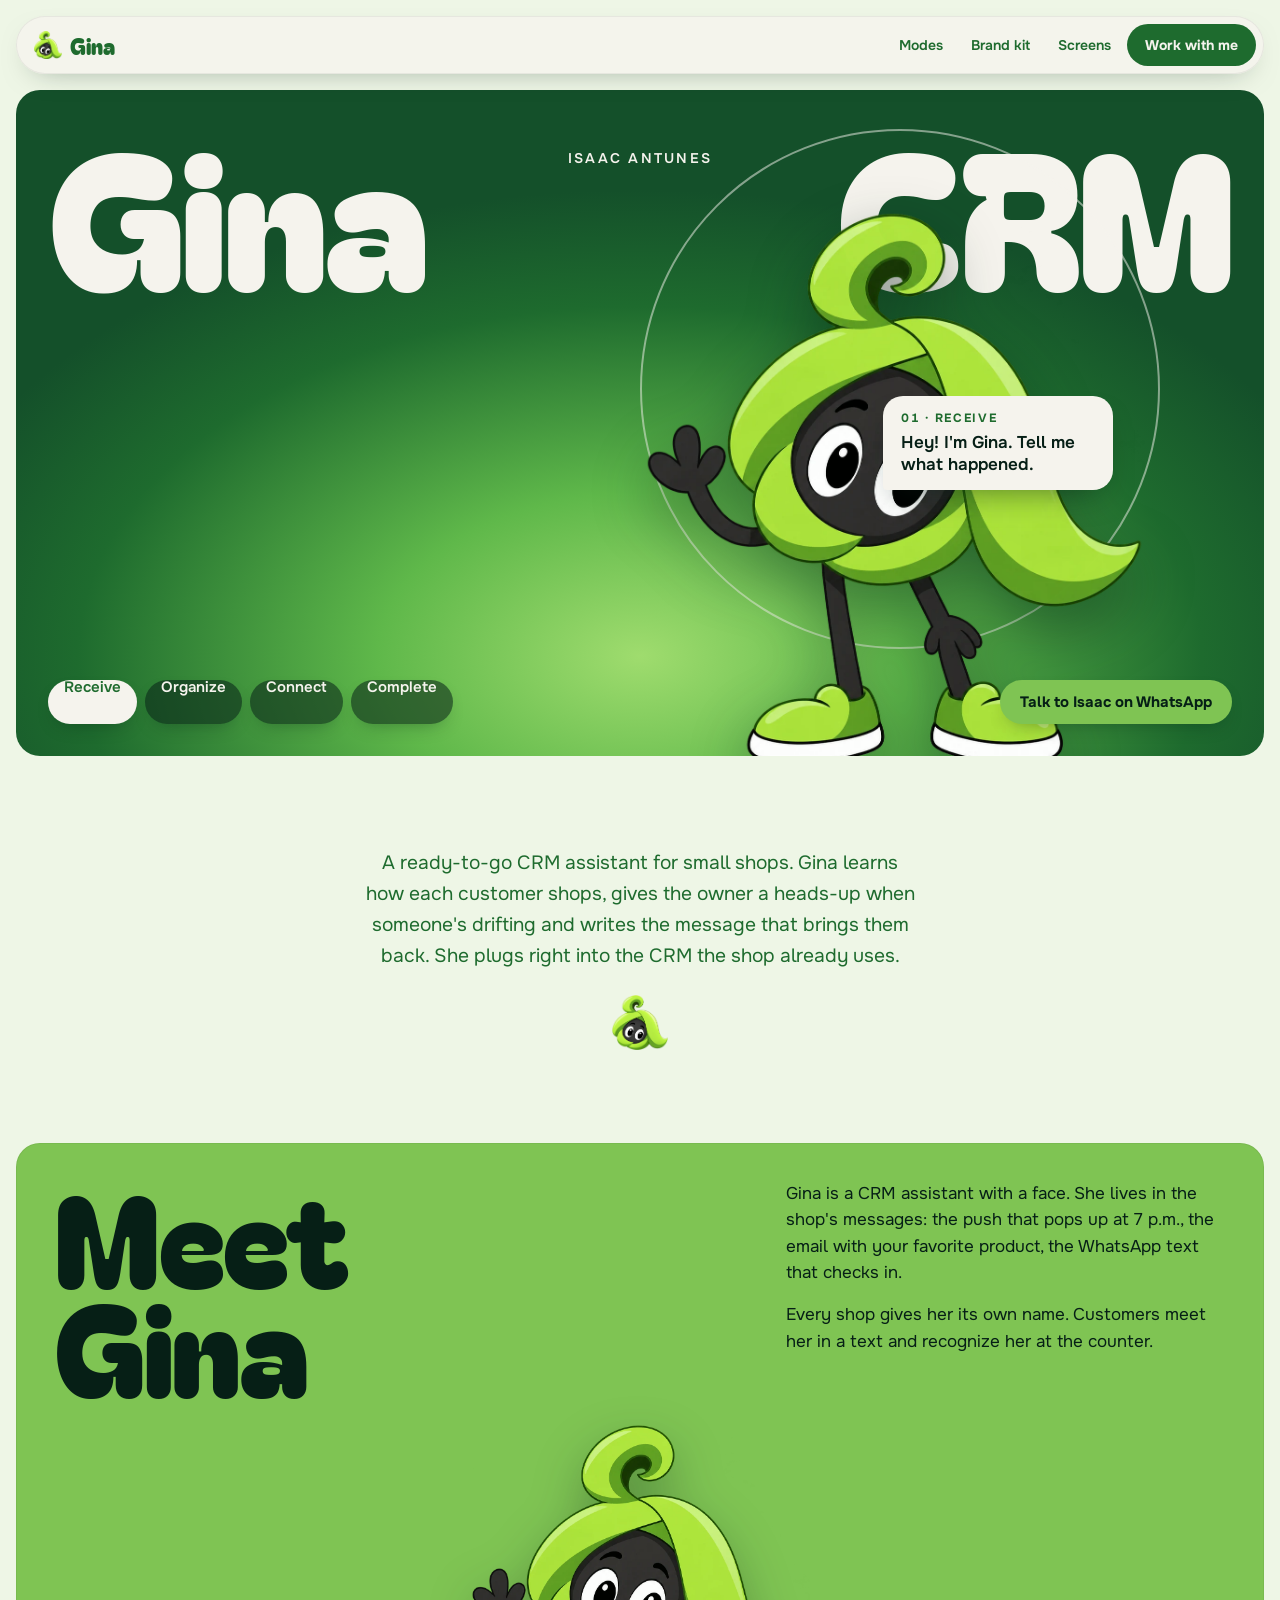
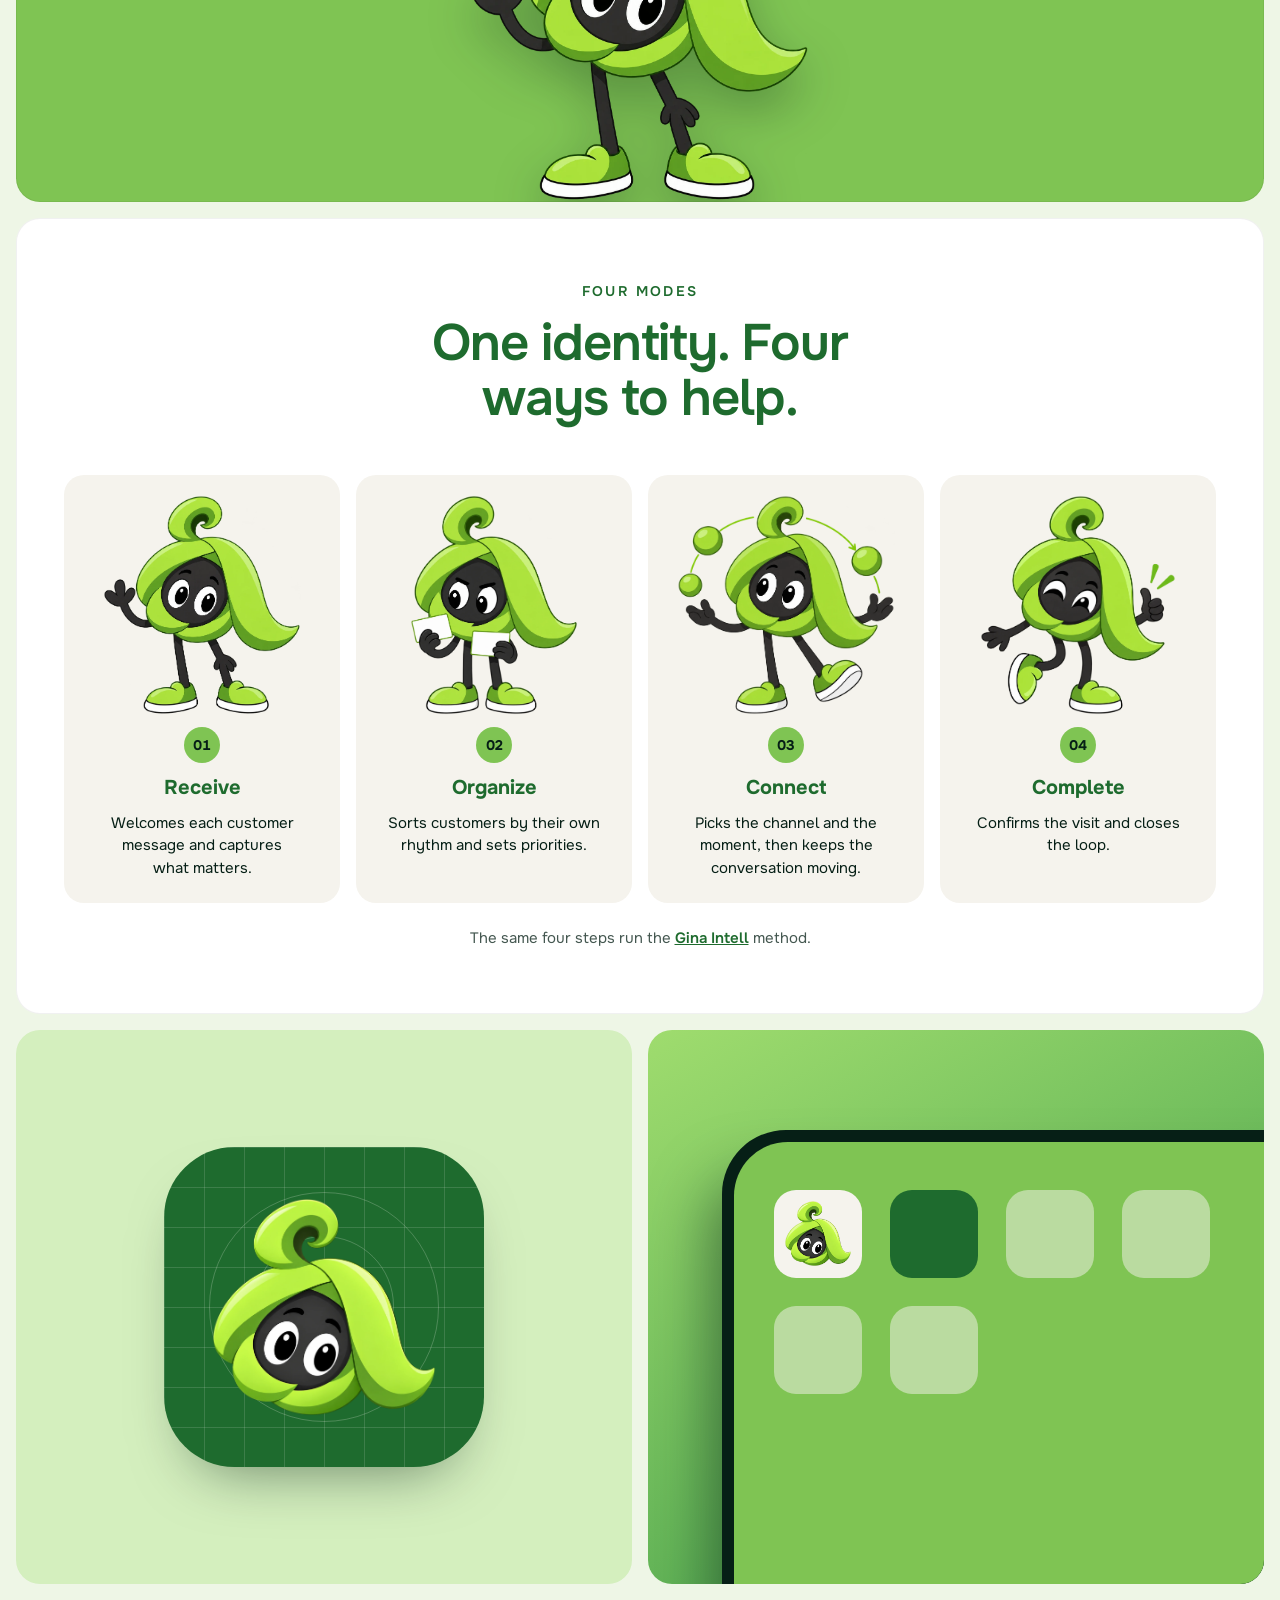
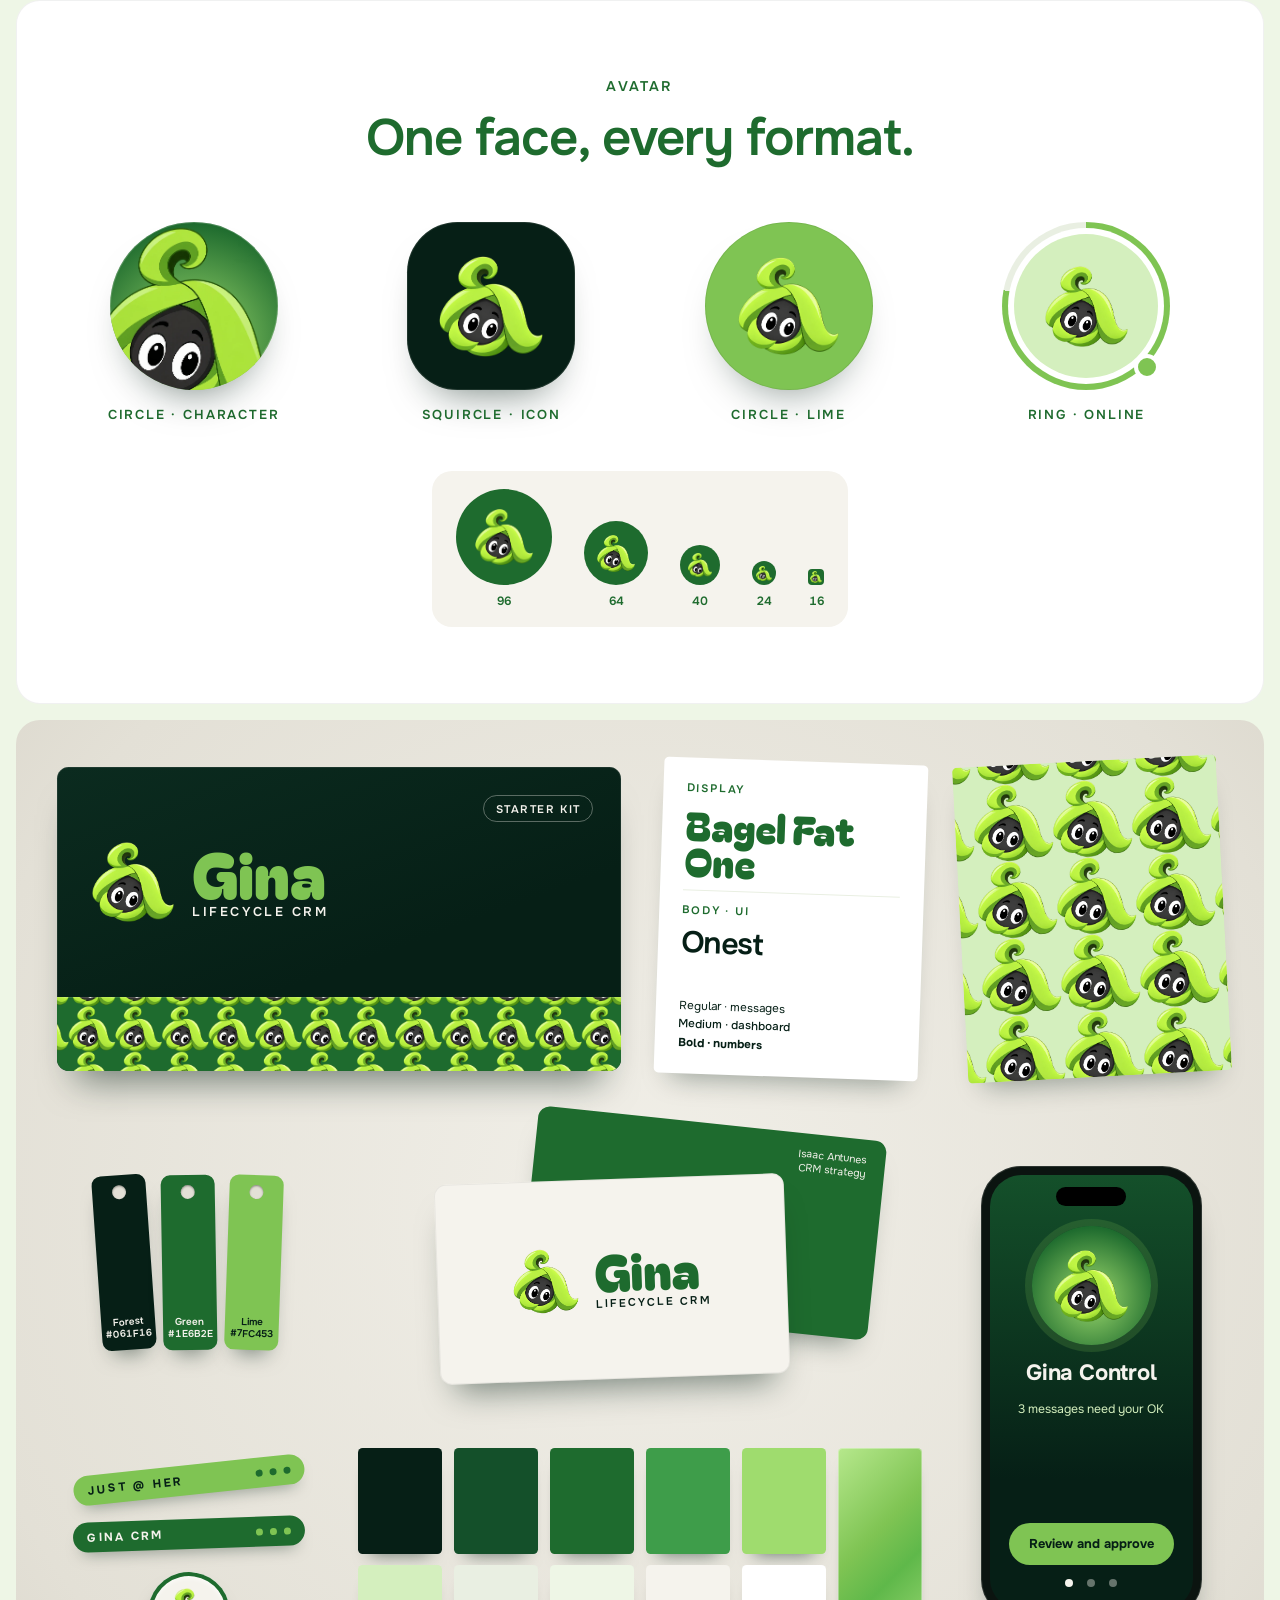
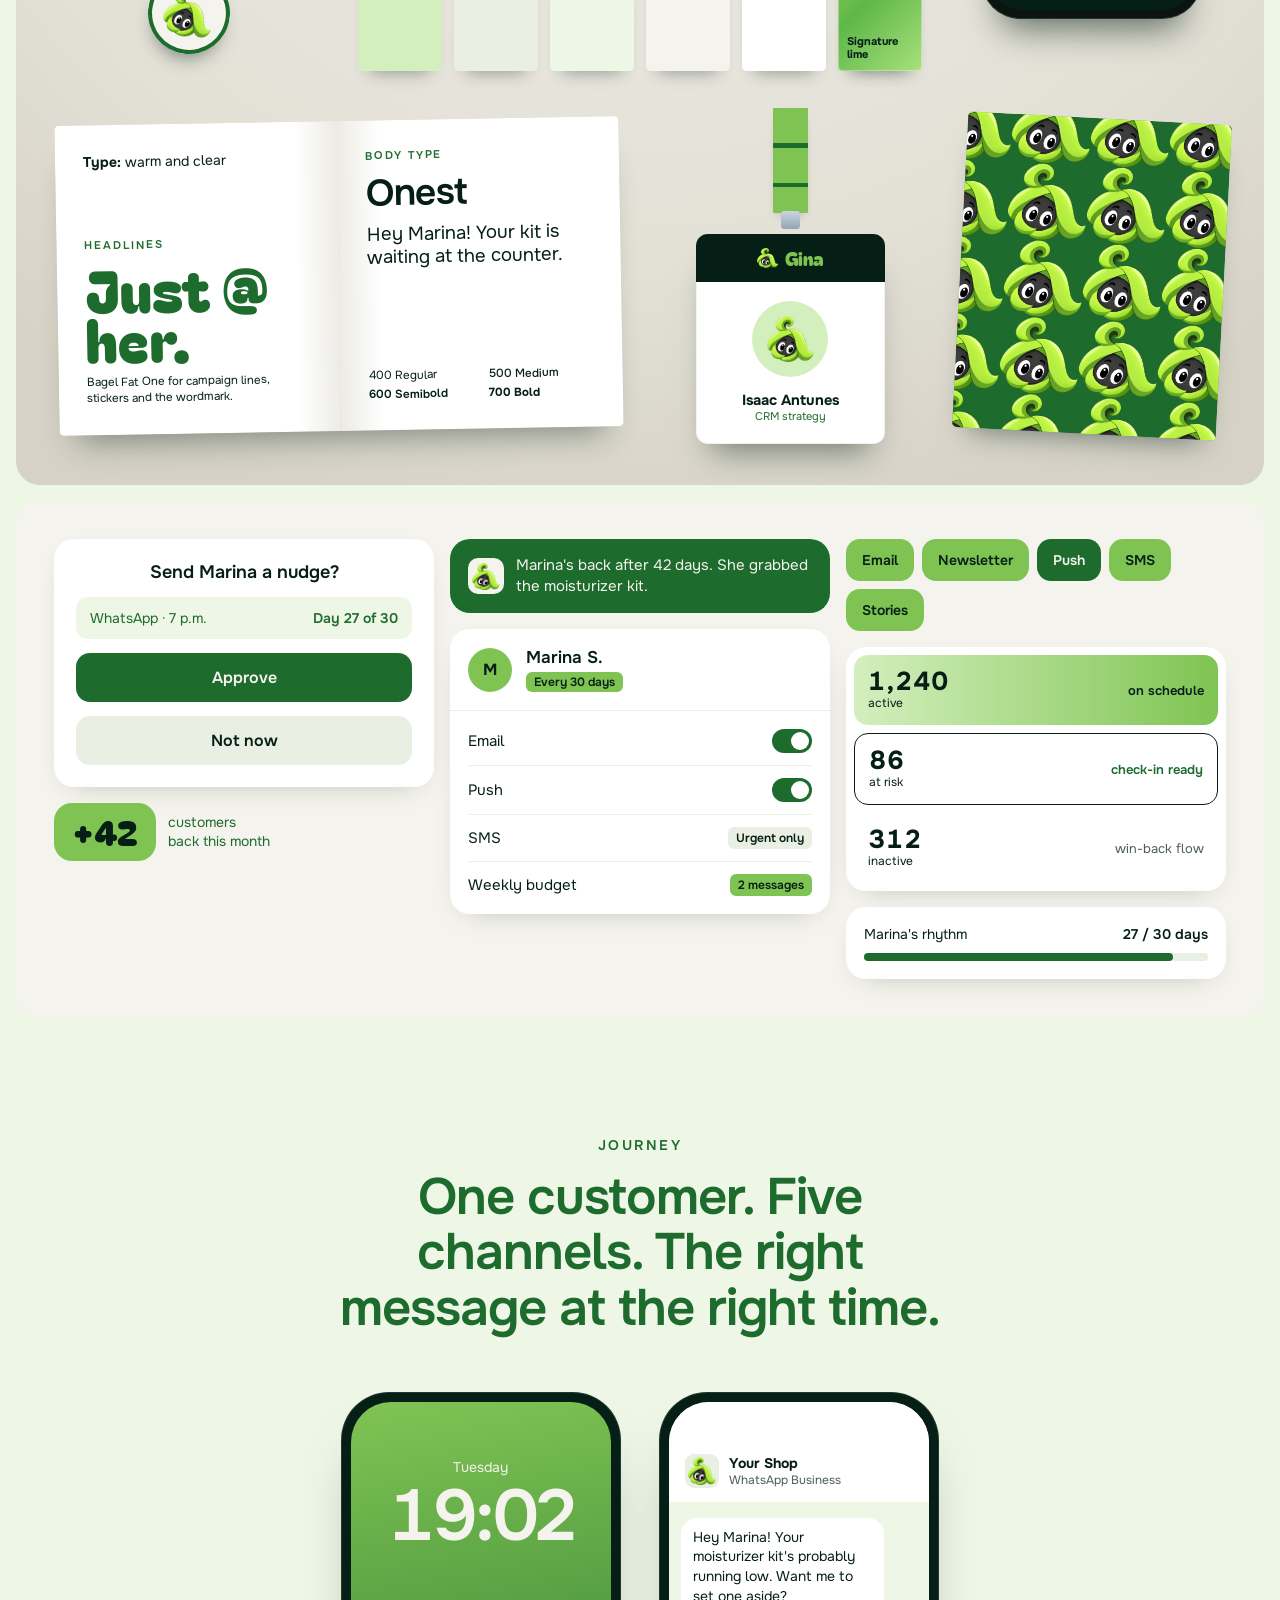
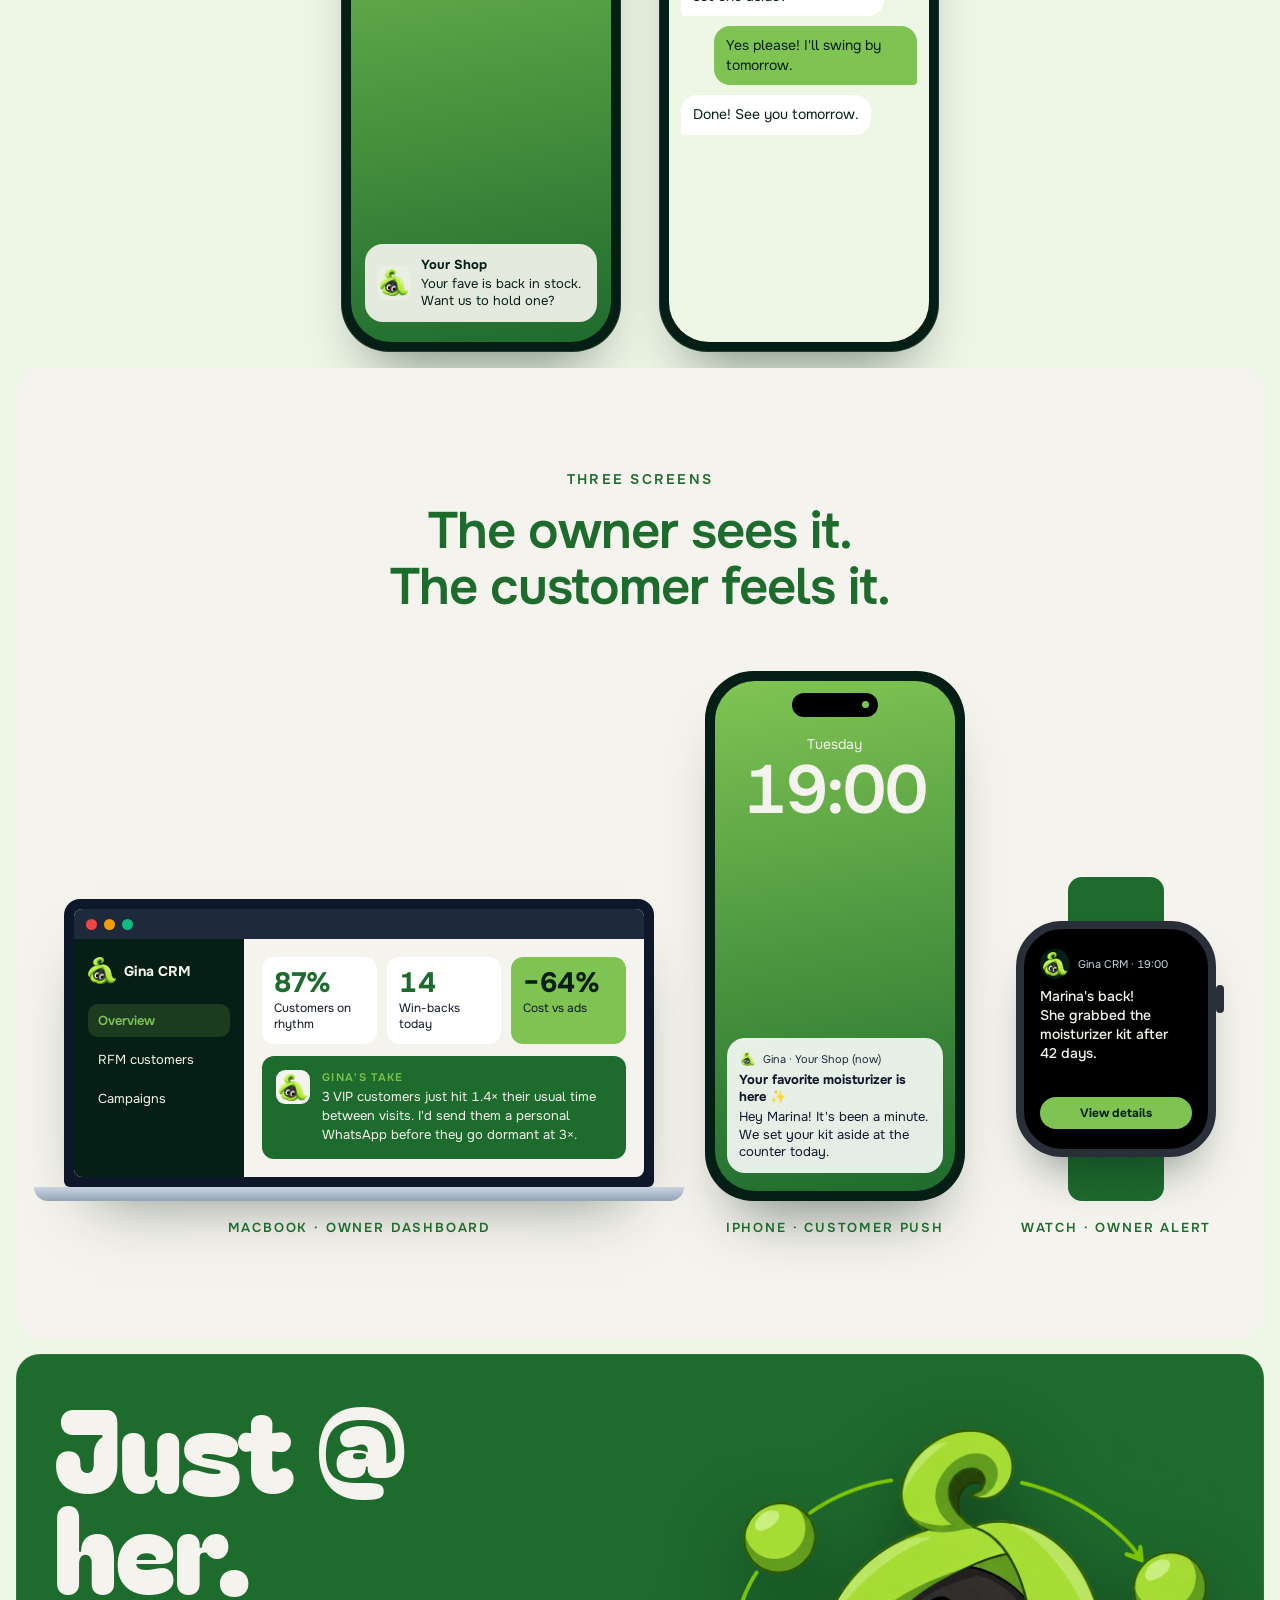
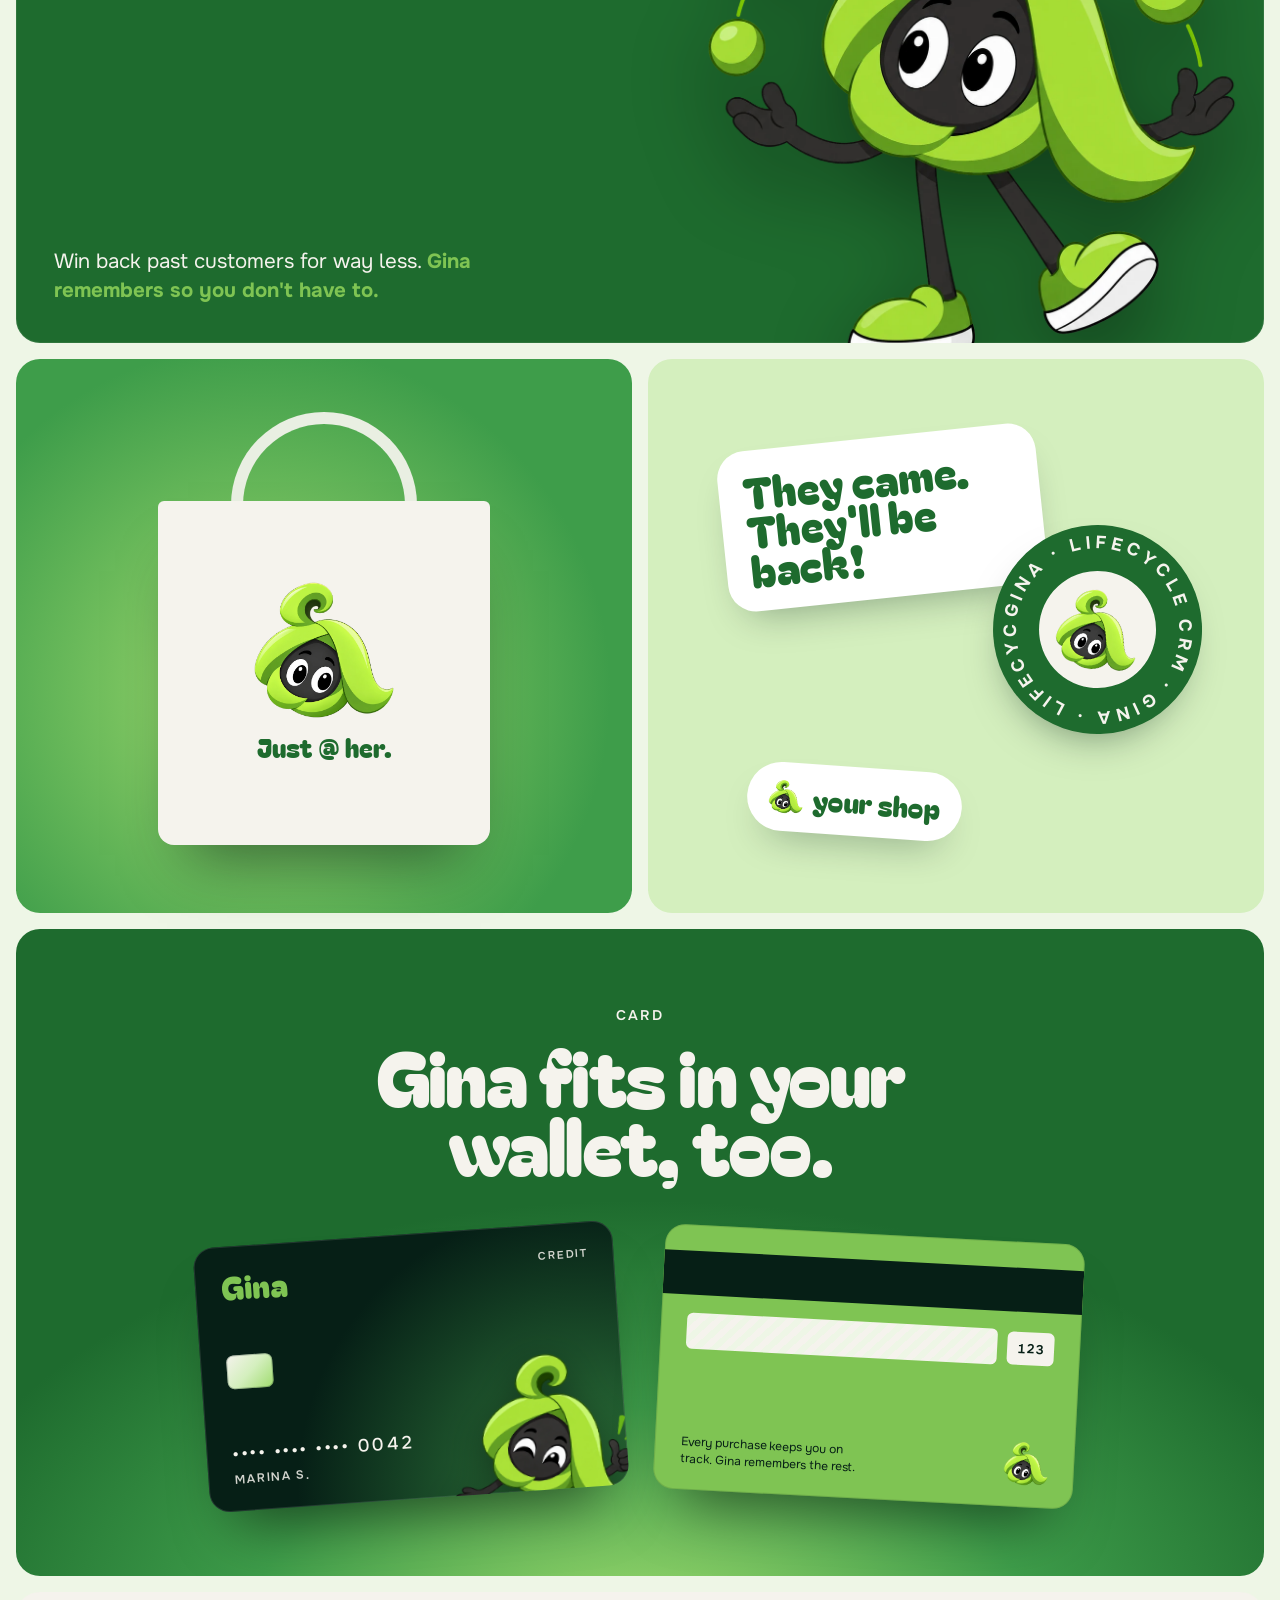
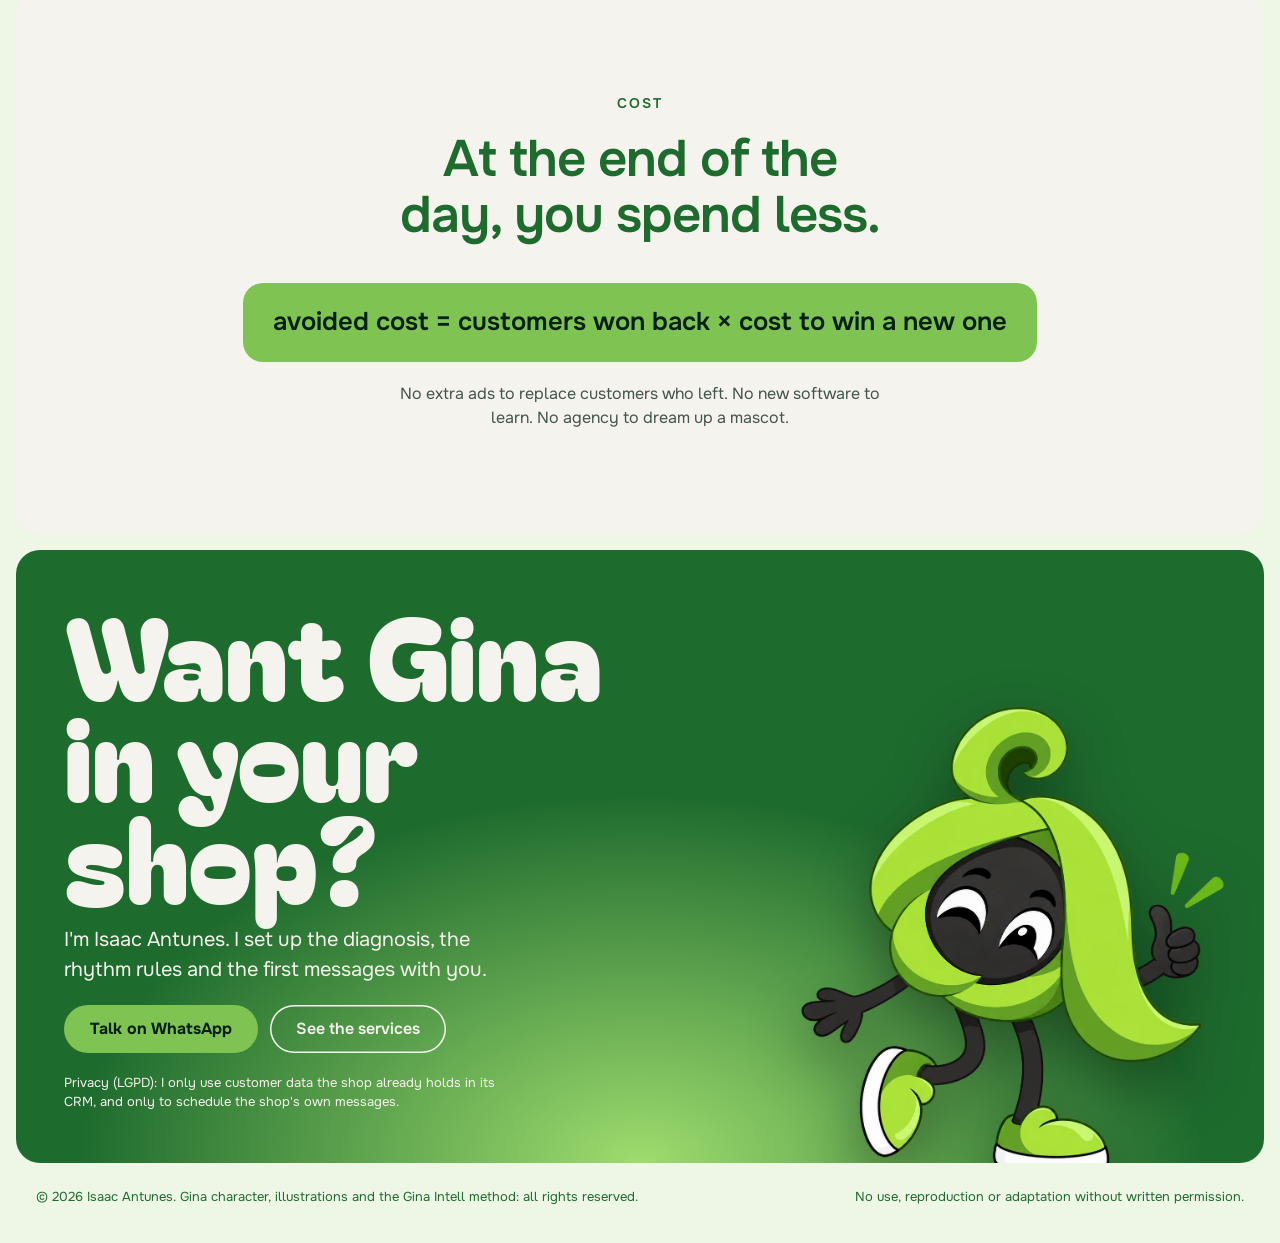
<file: case/index.html>
<!DOCTYPE html>
<html lang="en"><head>
<meta charset="utf-8">
<meta name="viewport" content="width=device-width, initial-scale=1">

<style>html,body{height:100%;margin:0}#dc-root,#dc-root>.sc-host{height:100%}</style><title>Gina · Brand case</title>
<meta name="description" content="Gina, a CRM assistant character for small shops: identity, modes, UI kit and customer journey by Isaac Antunes.">
<link rel="icon" href="../assets/img/gina-rosto.webp">
<link rel="preconnect" href="https://fonts.gstatic.com" crossorigin>
<link rel="stylesheet" href="https://fonts.googleapis.com/css2?family=Bagel+Fat+One&family=JetBrains+Mono:wght@400;500;700&family=Onest:wght@400;500;600;700;800&display=swap"><meta name="author" content="Isaac Antunes"><meta name="copyright" content="© 2026 Isaac Antunes. Personagem Gina e ilustrações: todos os direitos reservados."><style>

























































































/* latin-ext */

/* latin */

/* cyrillic-ext */

/* cyrillic */

/* math */

/* symbols */

/* vietnamese */

/* latin-ext */

/* latin */

/* cyrillic-ext */

/* cyrillic */

/* math */

/* symbols */

/* vietnamese */

/* latin-ext */

/* latin */

/* cyrillic-ext */

/* cyrillic */

/* math */

/* symbols */

/* vietnamese */

/* latin-ext */

/* latin */

/* cyrillic-ext */

/* cyrillic */

/* math */

/* symbols */

/* vietnamese */

/* latin-ext */

/* latin */

</style><style>
*,*::before,*::after{box-sizing:border-box;margin:0}
body{background:#eef6e6;color:#061f16;font-family:'Onest',system-ui,sans-serif;-webkit-font-smoothing:antialiased;text-rendering:optimizeLegibility;font-feature-settings:'ss01','cv11'}
p,h2{text-wrap:pretty}
img{display:block}
a{color:#1E6B2E;text-decoration:none}
a:hover{color:#061f16}
:focus-visible{outline:2px solid #1E6B2E;outline-offset:3px}
@keyframes ginaFloat{0%,100%{transform:translate(-50%,0)}50%{transform:translate(-50%,-10px)}}
@keyframes ginaPop{0%{opacity:0;transform:translateY(12px) scale(.9)}100%{opacity:1;transform:none}}
@keyframes ginaRing{0%{transform:translate(-50%,0) scale(.85);opacity:.55}100%{transform:translate(-50%,0) scale(1.25);opacity:0}}
@keyframes ginaDot{0%,80%,100%{opacity:.25}40%{opacity:1}}
@keyframes ginaSway{0%,100%{transform:rotate(-2deg)}50%{transform:rotate(2.5deg)}}
@media (prefers-reduced-motion:reduce){*{animation:none!important}}
</style></head>
<body>
<div id="dc-root"><div class="sc-host" data-sc-name="index"><main lang="en" style="max-width: 1400px; margin-inline: auto; padding: 16px; display: flex; flex-direction: column; gap: 16px;">
  <nav aria-label="Case sections" style="position: sticky; top: 8px; z-index: 20; display: flex; align-items: center; justify-content: space-between; gap: 12px; padding: 8px 8px 8px 18px; border-radius: 99px; background: rgba(245, 243, 237, 0.92); backdrop-filter: blur(12px); box-shadow: rgba(6, 31, 22, 0.5) 0px 10px 30px -18px, rgba(6, 31, 22, 0.06) 0px 0px 0px 1px inset;">
    <a href="#modes" style="display: flex; align-items: center; gap: 8px; font-family: &quot;Bagel Fat One&quot;, system-ui; font-size: 22px; line-height: 1; color: rgb(30, 107, 46);"><img src="../assets/img/gina-rosto.webp" alt="" style="width: 28px; height: auto;">Gina</a>
    <div style="display: flex; align-items: center; gap: 4px; flex-wrap: wrap; justify-content: flex-end;">
      <a href="#modes" class="scp0" style="padding: 12px; border-radius: 99px; font-size: 14px; font-weight: 600;">Modes</a>
      <a href="#kit" class="scp0" style="padding: 12px; border-radius: 99px; font-size: 14px; font-weight: 600;">Brand kit</a>
      <a href="#screens" class="scp0" style="padding: 12px; border-radius: 99px; font-size: 14px; font-weight: 600;">Screens</a>
      <a href="../en/" class="scp1" style="padding: 12px 18px; border-radius: 99px; background: rgb(30, 107, 46); color: rgb(245, 243, 237); font-size: 14px; font-weight: 700;">Work with me</a>
    </div>
  </nav>

  <section style="position: relative; height: clamp(520px, 52vw, 720px); border-radius: 24px; overflow: hidden; background: radial-gradient(60% 70% at 50% 85%, rgb(159, 220, 110) 0%, rgb(95, 184, 74) 35%, rgb(30, 107, 46) 75%, rgb(20, 80, 42) 100%);">
    <h1 style="position: absolute; inset: clamp(20px, 3vw, 40px) clamp(16px, 2.5vw, 36px) auto; display: flex; justify-content: space-between; align-items: flex-start; font-family: &quot;Bagel Fat One&quot;, system-ui; font-weight: 400; font-size: clamp(84px, 15vw, 220px); line-height: 0.85; letter-spacing: -0.02em; color: rgb(245, 243, 237);">
      <span>Gina</span><span>CRM</span>
    </h1>
    <span style="position: absolute; top: clamp(36px, 4.6vw, 64px); left: 50%; transform: translateX(-50%); font-size: 14px; font-weight: 600; letter-spacing: 0.16em; text-transform: uppercase; color: rgb(245, 243, 237);">Isaac Antunes</span>
    <span aria-hidden="true" style="position: absolute; left: 50%; bottom: 16%; width: min(46%, 520px); aspect-ratio: 1 / 1; border-radius: 999px; border: 2px solid rgba(245, 243, 237, 0.5); animation: 2.4s ease-out 0s infinite normal none running ginaRing;"></span>
    <div style="position: absolute; left: 50%; bottom: -2%; height: 84%; aspect-ratio: 1 / 1.1; animation: 4.5s ease-in-out 0s infinite normal none running ginaFloat;">
      <img fetchpriority="high" decoding="async" src="../assets/img/gina-acena.webp" alt="Gina waving hello" style="width: 100%; height: 100%; object-fit: contain; object-position: 50% 100%; transform-origin: 50% 90%; animation: 0.5s cubic-bezier(0.2, 0.9, 0.3, 1.3) 0s 1 normal both running ginaPop; filter: drop-shadow(rgba(6, 31, 22, 0.4) 0px 24px 30px);">
      
      
      
    </div>
    <div aria-live="polite" style="position: absolute; left: calc(50% + min(19vw, 250px)); top: 46%; padding: 14px 18px; border-radius: 20px 20px 20px 4px; background: rgb(245, 243, 237); color: rgb(6, 31, 22); box-shadow: rgba(6, 31, 22, 0.5) 0px 16px 30px -14px; display: flex; flex-direction: column; gap: 6px; width: min(230px, 50% - 12px - min(19vw, 250px)); min-width: 170px;">
      <span style="font-size: 12px; font-weight: 700; letter-spacing: 0.14em; text-transform: uppercase; color: rgb(30, 107, 46);">01 · Receive</span>
      <span style="font-size: 17px; font-weight: 600; line-height: 1.3; min-height: 2.6em;">Hey! I'm Gina. Tell me what happened.</span>
    </div>
    <div style="position: absolute; left: clamp(16px, 2.5vw, 36px); right: clamp(16px, 2.5vw, 36px); bottom: clamp(16px, 2.5vw, 32px); display: flex; justify-content: space-between; gap: 12px; flex-wrap: wrap;">
      <div role="group" aria-label="Gina modes" style="display: flex; gap: 8px; flex-wrap: wrap;">
        <span style="min-height: 44px; padding: 0px 16px; border: 0px; border-radius: 99px; background: rgb(245, 243, 237); color: rgb(30, 107, 46); font: 600 15px / 1 Onest, system-ui; cursor: pointer; box-shadow: rgba(6, 31, 22, 0.45) 0px 8px 20px -10px;">Receive</span><span style="min-height: 44px; padding: 0px 16px; border: 0px; border-radius: 99px; background: rgba(6, 31, 22, 0.55); color: rgb(245, 243, 237); font: 600 15px / 1 Onest, system-ui; cursor: pointer; box-shadow: rgba(6, 31, 22, 0.45) 0px 8px 20px -10px;">Organize</span><span style="min-height: 44px; padding: 0px 16px; border: 0px; border-radius: 99px; background: rgba(6, 31, 22, 0.55); color: rgb(245, 243, 237); font: 600 15px / 1 Onest, system-ui; cursor: pointer; box-shadow: rgba(6, 31, 22, 0.45) 0px 8px 20px -10px;">Connect</span><span style="min-height: 44px; padding: 0px 16px; border: 0px; border-radius: 99px; background: rgba(6, 31, 22, 0.55); color: rgb(245, 243, 237); font: 600 15px / 1 Onest, system-ui; cursor: pointer; box-shadow: rgba(6, 31, 22, 0.45) 0px 8px 20px -10px;">Complete</span>
      </div>
      <a href="https://wa.me/5511991351002" target="_blank" rel="noopener" class="scp2" style="min-height: 44px; display: inline-flex; align-items: center; padding: 0px 20px; border-radius: 99px; background: rgb(127, 196, 83); color: rgb(6, 31, 22); font-size: 15px; font-weight: 700; box-shadow: rgba(6, 31, 22, 0.45) 0px 8px 20px -10px;">Talk to Isaac on WhatsApp</a>
    </div>
  </section>

  <section style="padding: clamp(48px, 6vw, 80px) 20px; display: flex; flex-direction: column; align-items: center; gap: 24px; text-align: center;">
    <p style="max-width: 52ch; font-size: clamp(17px, 1.5vw, 20px); line-height: 1.6; color: rgb(30, 107, 46); text-wrap: balance;">A ready-to-go CRM assistant for small shops. Gina learns how each customer shops, gives the owner a heads-up when someone's drifting and writes the message that brings them back. She plugs right into the CRM the shop already uses.</p>
    <img loading="lazy" decoding="async" src="../assets/img/gina-rosto.webp" alt="" style="width: 56px; height: auto;">
  </section>

  <section id="about" style="position: relative; border-radius: 24px; overflow: hidden; background: rgb(127, 196, 83); box-shadow: rgba(6, 31, 22, 0.06) 0px 0px 0px 1px inset; display: grid; grid-template-columns: repeat(auto-fit, minmax(min(100%, 420px), 1fr)); gap: 24px; padding: clamp(24px, 3vw, 40px) clamp(24px, 3vw, 40px) 0px;">
    <h2 style="position: relative; z-index: 1; font-family: &quot;Bagel Fat One&quot;, system-ui; font-weight: 400; font-size: clamp(72px, 10vw, 150px); line-height: 0.85; letter-spacing: -0.02em; color: rgb(6, 31, 22);">Meet<br>Gina</h2>
    <div style="position: relative; z-index: 1; display: flex; flex-direction: column; gap: 16px; max-width: 40ch; justify-self: end; font-size: 17px; line-height: 1.55; color: rgb(6, 31, 22);">
      <p>Gina is a CRM assistant with a face. She lives in the shop's messages: the push that pops up at 7 p.m., the email with your favorite product, the WhatsApp text that checks in.</p>
      <p>Every shop gives her its own name. Customers meet her in a text and recognize her at the counter.</p>
    </div>
    <div style="grid-column: 1 / -1; display: flex; justify-content: center; align-items: flex-end;"><img decoding="async" src="../assets/img/gina-acena.webp" alt="Gina waving hello" style="display: block; width: min(70%, 340px); height: auto; filter: drop-shadow(rgba(6, 31, 22, 0.3) 0px 20px 24px);"></div>
  </section>

  <section id="modes" style="padding: clamp(40px, 5vw, 72px) clamp(20px, 4vw, 48px); border-radius: 24px; background: rgb(255, 255, 255); box-shadow: rgba(6, 31, 22, 0.06) 0px 0px 0px 1px inset; display: flex; flex-direction: column; align-items: center; gap: 16px; text-align: center;">
    <span style="font-size: 14px; font-weight: 600; letter-spacing: 0.16em; text-transform: uppercase; color: rgb(30, 107, 46);">Four modes</span>
    <h2 style="max-width: 20ch; font-size: clamp(32px, 4vw, 52px); font-weight: 600; line-height: 1.08; letter-spacing: -0.02em; color: rgb(30, 107, 46); text-wrap: balance;">One identity. Four ways to help.</h2>
    <div style="margin-top: 32px; width: 100%; display: grid; grid-template-columns: repeat(auto-fit, minmax(min(100%, 230px), 1fr)); gap: 16px;">
      <article style="display: flex; flex-direction: column; align-items: center; gap: 12px; padding: 20px 16px 24px; border-radius: 20px; background: rgb(245, 243, 237); text-align: center;">
        <div style="height: 220px; display: flex; align-items: flex-end; justify-content: center;"><img loading="lazy" decoding="async" src="../assets/img/gina-acena.webp" alt="Gina in Receive mode" style="max-height: 100%; width: auto; max-width: 100%;"></div>
        <span style="width: 36px; height: 36px; border-radius: 99px; background: rgb(127, 196, 83); display: grid; place-items: center; font-size: 14px; font-weight: 700;">01</span>
        <h3 style="font-size: 20px; font-weight: 700; color: rgb(30, 107, 46);">Receive</h3>
        <p style="font-size: 15px; line-height: 1.5; max-width: 26ch;">Welcomes each customer message and captures what matters.</p>
      </article>
      <article style="display: flex; flex-direction: column; align-items: center; gap: 12px; padding: 20px 16px 24px; border-radius: 20px; background: rgb(245, 243, 237); text-align: center;">
        <div style="height: 220px; display: flex; align-items: flex-end; justify-content: center;"><img loading="lazy" decoding="async" src="../assets/img/gina-notas.webp" alt="Gina in Organize mode" style="max-height: 100%; width: auto; max-width: 100%;"></div>
        <span style="width: 36px; height: 36px; border-radius: 99px; background: rgb(127, 196, 83); display: grid; place-items: center; font-size: 14px; font-weight: 700;">02</span>
        <h3 style="font-size: 20px; font-weight: 700; color: rgb(30, 107, 46);">Organize</h3>
        <p style="font-size: 15px; line-height: 1.5; max-width: 26ch;">Sorts customers by their own rhythm and sets priorities.</p>
      </article>
      <article style="display: flex; flex-direction: column; align-items: center; gap: 12px; padding: 20px 16px 24px; border-radius: 20px; background: rgb(245, 243, 237); text-align: center;">
        <div style="height: 220px; display: flex; align-items: flex-end; justify-content: center;"><img loading="lazy" decoding="async" src="../assets/img/gina-malabares.webp" alt="Gina in Connect mode" style="max-height: 100%; width: auto; max-width: 100%;"></div>
        <span style="width: 36px; height: 36px; border-radius: 99px; background: rgb(127, 196, 83); display: grid; place-items: center; font-size: 14px; font-weight: 700;">03</span>
        <h3 style="font-size: 20px; font-weight: 700; color: rgb(30, 107, 46);">Connect</h3>
        <p style="font-size: 15px; line-height: 1.5; max-width: 26ch;">Picks the channel and the moment, then keeps the conversation moving.</p>
      </article>
      <article style="display: flex; flex-direction: column; align-items: center; gap: 12px; padding: 20px 16px 24px; border-radius: 20px; background: rgb(245, 243, 237); text-align: center;">
        <div style="height: 220px; display: flex; align-items: flex-end; justify-content: center;"><img loading="lazy" decoding="async" src="../assets/img/gina-joinha.webp" alt="Gina in Complete mode" style="max-height: 100%; width: auto; max-width: 100%;"></div>
        <span style="width: 36px; height: 36px; border-radius: 99px; background: rgb(127, 196, 83); display: grid; place-items: center; font-size: 14px; font-weight: 700;">04</span>
        <h3 style="font-size: 20px; font-weight: 700; color: rgb(30, 107, 46);">Complete</h3>
        <p style="font-size: 15px; line-height: 1.5; max-width: 26ch;">Confirms the visit and closes the loop.</p>
      </article>
    </div>
    <p style="margin-top: 8px; font-size: 15px; line-height: 1.5; color: rgba(6, 31, 22, 0.75);">The same four steps run the <a href="../en/#reasoning" style="font-weight: 600; text-decoration: underline;">Gina Intell</a> method.</p>
  </section>

  <section id="kit-start" style="display: grid; grid-template-columns: repeat(auto-fit, minmax(min(100%, 420px), 1fr)); gap: 16px;">
    <div style="aspect-ratio: 1 / 0.9; border-radius: 24px; background: rgb(212, 239, 190); display: grid; place-items: center;">
      <div style="position: relative; width: 52%; aspect-ratio: 1 / 1; border-radius: 22%; background: rgb(30, 107, 46); display: grid; place-items: center; overflow: hidden; box-shadow: rgba(6, 31, 22, 0.55) 0px 30px 60px -30px;">
        <div style="position: absolute; inset: 0px; background-image: linear-gradient(rgba(245, 243, 237, 0.14) 1px, transparent 1px), linear-gradient(90deg, rgba(245, 243, 237, 0.14) 1px, transparent 1px); background-size: 12.5% 12.5%;"></div>
        <div style="position: absolute; inset: 14%; border-radius: 999px; border: 1px solid rgba(245, 243, 237, 0.22);"></div>
        <div style="position: absolute; inset: 28%; border-radius: 999px; border: 1px solid rgba(245, 243, 237, 0.22);"></div>
        <img loading="lazy" decoding="async" src="../assets/img/gina-rosto.webp" alt="Gina app icon" style="position: relative; width: 70%; height: auto;">
      </div>
    </div>
    <div style="position: relative; aspect-ratio: 1 / 0.9; border-radius: 24px; overflow: hidden; background: linear-gradient(150deg, rgb(159, 220, 110), rgb(62, 157, 74));">
      <div style="position: absolute; left: 12%; top: 18%; width: 120%; height: 120%; border-radius: 64px; background: rgb(6, 31, 22); padding: 12px; box-shadow: rgba(6, 31, 22, 0.5) -30px 30px 60px -20px;">
        <div style="width: 100%; height: 100%; border-radius: 54px; background: rgb(127, 196, 83); padding: 48px 40px; display: grid; grid-template-columns: repeat(4, 88px); gap: 28px; align-content: start;">
          <div style="width: 88px; height: 88px; border-radius: 22px; background: rgb(245, 243, 237); display: grid; place-items: center;"><img loading="lazy" decoding="async" src="../assets/img/gina-rosto.webp" alt="" style="width: 66px; height: auto;"></div>
          <div style="width: 88px; height: 88px; border-radius: 22px; background: rgb(30, 107, 46);"></div>
          <div style="width: 88px; height: 88px; border-radius: 22px; background: rgba(245, 243, 237, 0.5);"></div>
          <div style="width: 88px; height: 88px; border-radius: 22px; background: rgba(245, 243, 237, 0.5);"></div>
          <div style="width: 88px; height: 88px; border-radius: 22px; background: rgba(245, 243, 237, 0.5);"></div>
          <div style="width: 88px; height: 88px; border-radius: 22px; background: rgba(245, 243, 237, 0.5);"></div>
        </div>
      </div>
    </div>
  </section>

  <section style="padding: clamp(48px, 6vw, 88px) clamp(20px, 4vw, 48px); border-radius: 24px; background: rgb(255, 255, 255); box-shadow: rgba(6, 31, 22, 0.06) 0px 0px 0px 1px inset; display: flex; flex-direction: column; align-items: center; gap: 16px; text-align: center;">
    <span style="font-size: 14px; font-weight: 600; letter-spacing: 0.16em; text-transform: uppercase; color: rgb(30, 107, 46);">Avatar</span>
    <h2 style="max-width: 20ch; font-size: clamp(32px, 4vw, 52px); font-weight: 600; line-height: 1.08; letter-spacing: -0.02em; color: rgb(30, 107, 46); text-wrap: balance;">One face, every format.</h2>
    <div style="margin-top: 40px; width: 100%; display: grid; grid-template-columns: repeat(auto-fit, minmax(min(100%, 168px), 1fr)); gap: clamp(20px, 3vw, 40px); align-items: end;">
      <figure style="margin: 0px; display: flex; flex-direction: column; align-items: center; gap: 16px;">
        <div style="position: relative; width: 168px; height: 168px; border-radius: 999px; overflow: hidden; background: radial-gradient(circle at 50% 70%, rgb(159, 220, 110), rgb(30, 107, 46) 80%); box-shadow: rgba(6, 31, 22, 0.6) 0px 24px 40px -24px, rgba(245, 243, 237, 0.2) 0px 0px 0px 1px inset;"><img loading="lazy" decoding="async" src="../assets/img/gina-acena.webp" alt="Gina character avatar, circle" style="position: absolute; left: -32%; top: 2%; width: 150%; height: auto;"></div>
        <figcaption style="font-size: 13px; font-weight: 600; letter-spacing: 0.14em; text-transform: uppercase; color: rgb(30, 107, 46);">Circle · character</figcaption>
      </figure>
      <figure style="margin: 0px; display: flex; flex-direction: column; align-items: center; gap: 16px;">
        <div style="width: 168px; height: 168px; border-radius: 30%; background: rgb(6, 31, 22); display: grid; place-items: center; box-shadow: rgba(6, 31, 22, 0.6) 0px 24px 40px -24px, rgba(245, 243, 237, 0.1) 0px 0px 0px 1px inset;"><img loading="lazy" decoding="async" src="../assets/img/gina-rosto.webp" alt="Gina flat avatar, squircle" style="width: 62%; height: auto;"></div>
        <figcaption style="font-size: 13px; font-weight: 600; letter-spacing: 0.14em; text-transform: uppercase; color: rgb(30, 107, 46);">Squircle · icon</figcaption>
      </figure>
      <figure style="margin: 0px; display: flex; flex-direction: column; align-items: center; gap: 16px;">
        <div style="width: 168px; height: 168px; border-radius: 999px; background: rgb(127, 196, 83); display: grid; place-items: center; box-shadow: rgba(6, 31, 22, 0.5) 0px 24px 40px -24px, rgba(6, 31, 22, 0.08) 0px 0px 0px 1px inset;"><img loading="lazy" decoding="async" src="../assets/img/gina-rosto.webp" alt="Gina flat avatar on lime" style="width: 60%; height: auto;"></div>
        <figcaption style="font-size: 13px; font-weight: 600; letter-spacing: 0.14em; text-transform: uppercase; color: rgb(30, 107, 46);">Circle · lime</figcaption>
      </figure>
      <figure style="margin: 0px; display: flex; flex-direction: column; align-items: center; gap: 16px;">
        <div style="position: relative; width: 168px; height: 168px; border-radius: 999px; padding: 6px; background: conic-gradient(rgb(127, 196, 83) 0deg, rgb(127, 196, 83) 78%, rgb(233, 239, 226) 78%, rgb(233, 239, 226) 100%);">
          <div style="width: 100%; height: 100%; border-radius: 999px; background: rgb(255, 255, 255); padding: 6px;"><div style="width: 100%; height: 100%; border-radius: 999px; background: rgb(212, 239, 190); display: grid; place-items: center;"><img loading="lazy" decoding="async" src="../assets/img/gina-rosto.webp" alt="Gina avatar with rhythm ring" style="width: 58%; height: auto;"></div></div>
          <span style="position: absolute; right: 10px; bottom: 10px; width: 26px; height: 26px; border-radius: 999px; background: rgb(127, 196, 83); border: 4px solid rgb(255, 255, 255);"></span>
        </div>
        <figcaption style="font-size: 13px; font-weight: 600; letter-spacing: 0.14em; text-transform: uppercase; color: rgb(30, 107, 46);">Ring · online</figcaption>
      </figure>
    </div>
    <div style="margin-top: 32px; padding: 18px 24px; border-radius: 20px; background: rgb(245, 243, 237); display: flex; align-items: flex-end; justify-content: center; gap: clamp(16px, 3vw, 32px); flex-wrap: wrap;">
      <div style="display: flex; flex-direction: column; align-items: center; gap: 8px;"><div style="width: 96px; height: 96px; border-radius: 999px; background: rgb(30, 107, 46); display: grid; place-items: center;"><img loading="lazy" decoding="async" src="../assets/img/gina-rosto.webp" alt="" style="width: 60%; height: auto;"></div><span style="font-size: 12px; font-weight: 600; color: rgb(30, 107, 46);">96</span></div>
      <div style="display: flex; flex-direction: column; align-items: center; gap: 8px;"><div style="width: 64px; height: 64px; border-radius: 999px; background: rgb(30, 107, 46); display: grid; place-items: center;"><img loading="lazy" decoding="async" src="../assets/img/gina-rosto.webp" alt="" style="width: 60%; height: auto;"></div><span style="font-size: 12px; font-weight: 600; color: rgb(30, 107, 46);">64</span></div>
      <div style="display: flex; flex-direction: column; align-items: center; gap: 8px;"><div style="width: 40px; height: 40px; border-radius: 999px; background: rgb(30, 107, 46); display: grid; place-items: center;"><img loading="lazy" decoding="async" src="../assets/img/gina-rosto.webp" alt="" style="width: 62%; height: auto;"></div><span style="font-size: 12px; font-weight: 600; color: rgb(30, 107, 46);">40</span></div>
      <div style="display: flex; flex-direction: column; align-items: center; gap: 8px;"><div style="width: 24px; height: 24px; border-radius: 999px; background: rgb(30, 107, 46); display: grid; place-items: center;"><img loading="lazy" decoding="async" src="../assets/img/gina-rosto.webp" alt="" style="width: 66%; height: auto;"></div><span style="font-size: 12px; font-weight: 600; color: rgb(30, 107, 46);">24</span></div>
      <div style="display: flex; flex-direction: column; align-items: center; gap: 8px;"><div style="width: 16px; height: 16px; border-radius: 4px; background: rgb(30, 107, 46); display: grid; place-items: center;"><img loading="lazy" decoding="async" src="../assets/img/gina-rosto.webp" alt="" style="width: 74%; height: auto;"></div><span style="font-size: 12px; font-weight: 600; color: rgb(30, 107, 46);">16</span></div>
    </div>
  </section>

  <section id="kit" aria-label="Gina brand kit flat lay" style="container-type: inline-size; border-radius: 24px; overflow: hidden; background: radial-gradient(80% 70% at 50% 35%, rgb(241, 239, 232) 0%, rgb(227, 224, 214) 70%, rgb(214, 210, 198) 100%); padding: clamp(20px, 3.2cqw, 48px);">
    <div style="display: grid; grid-template-columns: repeat(4, minmax(0px, 1fr)); grid-template-areas: &quot;box box spec pat&quot; &quot;tags card card phone&quot; &quot;wrist chips chips phone&quot; &quot;book book badge pat2&quot;; gap: 3.2cqw 3.2cqw; align-items: center;">

      <div style="grid-area: box; position: relative; aspect-ratio: 2 / 1.08; border-radius: 1cqw 1cqw 1cqw 1cqw / 1cqw 1cqw 1cqw 1cqw; background: linear-gradient(160deg, rgb(11, 43, 31), rgb(6, 31, 22) 60%); box-shadow: rgba(6, 31, 22, 0.55) 0px 2.4cqw 3cqw -1.6cqw, rgba(245, 243, 237, 0.08) 0px 0px 0px 1px inset; overflow: hidden; display: grid; grid-template-rows: 1fr auto;">
        <div style="padding: 3cqw 3cqw 3cqw 3cqw; display: flex; align-items: center; gap: 1.6cqw 1.6cqw;">
          <img loading="lazy" decoding="async" src="../assets/img/gina-rosto.webp" alt="" style="width: 7cqw; height: auto;">
          <div style="display: flex; flex-direction: column; gap: 0.4cqw 0.4cqw;"><span style="font-family: &quot;Bagel Fat One&quot;, system-ui; font-size: 5.6cqw; line-height: 0.85; color: rgb(127, 196, 83);">Gina</span><span style="font-size: 1.1cqw; font-weight: 600; letter-spacing: 0.2em; text-transform: uppercase; color: rgb(245, 243, 237);">Lifecycle CRM</span></div>
        </div>
        <div style="height: 6.4cqw; background-color: rgb(30, 107, 46); background-image: url(&quot;../assets/img/gina-rosto.webp&quot;); background-size: 4cqw; background-repeat: repeat; background-position: 1cqw 0.8cqw; box-shadow: rgba(245, 243, 237, 0.12) 0px 1px 0px inset;"></div>
        <span style="position: absolute; right: 2.4cqw; top: 2.4cqw; padding: 0.5cqw 1cqw 0.5cqw 1cqw; border-radius: 99px; border: 1px solid rgba(245, 243, 237, 0.35); font-size: 0.95cqw; font-weight: 600; letter-spacing: 0.14em; text-transform: uppercase; color: rgb(245, 243, 237); white-space: nowrap;">Starter kit</span>
      </div>

      <div style="grid-area: spec; aspect-ratio: 3 / 3.6; padding: 2cqw 2cqw 2cqw 2cqw; border-radius: 0.4cqw 0.4cqw 0.4cqw 0.4cqw / 0.4cqw 0.4cqw 0.4cqw 0.4cqw; background: rgb(255, 255, 255); transform: rotate(2deg); box-shadow: rgba(6, 31, 22, 0.4) 0px 1.6cqw 2.4cqw -1.4cqw; display: flex; flex-direction: column; gap: 1cqw 1cqw; color: rgb(6, 31, 22);">
        <span style="font-size: 0.95cqw; font-weight: 600; letter-spacing: 0.16em; text-transform: uppercase; color: rgb(30, 107, 46);">Display</span>
        <span style="font-family: &quot;Bagel Fat One&quot;, system-ui; font-size: 3.4cqw; line-height: 0.9; color: rgb(30, 107, 46);">Bagel Fat One</span>
        <span style="height: 1px; background: rgb(233, 239, 226);"></span>
        <span style="font-size: 0.95cqw; font-weight: 600; letter-spacing: 0.16em; text-transform: uppercase; color: rgb(30, 107, 46);">Body · UI</span>
        <span style="font-size: 2.6cqw; font-weight: 600; line-height: 1; letter-spacing: -0.02em;">Onest</span>
        <div style="margin-top: auto; display: flex; flex-direction: column; gap: 0.3cqw 0.3cqw; font-size: 1cqw; line-height: 1.3;"><span style="font-weight: 400;">Regular · messages</span><span style="font-weight: 500;">Medium · dashboard</span><span style="font-weight: 700;">Bold · numbers</span></div>
      </div>

      <div style="grid-area: pat; aspect-ratio: 3 / 3.6; border-radius: 0.4cqw 0.4cqw 0.4cqw 0.4cqw / 0.4cqw 0.4cqw 0.4cqw 0.4cqw; background-color: rgb(212, 239, 190); background-image: url(&quot;../assets/img/gina-rosto.webp&quot;); background-size: 30%; background-repeat: repeat; background-position: 10% 8%; transform: rotate(-3deg); box-shadow: rgba(6, 31, 22, 0.4) 0px 1.6cqw 2.4cqw -1.4cqw;"></div>

      <div style="grid-area: tags; height: 100%; display: flex; justify-content: center; align-items: center; gap: 1cqw 1cqw;">
        <div style="width: 4.6cqw; height: 15cqw; border-radius: 0.8cqw 0.8cqw 0.8cqw 0.8cqw / 0.8cqw 0.8cqw 0.8cqw 0.8cqw; background: rgb(6, 31, 22); box-shadow: rgba(6, 31, 22, 0.55) 0px 1.2cqw 1.8cqw -1cqw; transform: rotate(-4deg); padding: 0.9cqw 0.5cqw 0.9cqw 0.5cqw; display: flex; flex-direction: column; align-items: center; justify-content: space-between; color: rgb(245, 243, 237);"><span style="width: 1.2cqw; height: 1.2cqw; border-radius: 99px; background: rgb(227, 224, 214); box-shadow: rgba(0, 0, 0, 0.4) 0px 1px 2px inset;"></span><span style="font-size: 0.85cqw; font-weight: 600; line-height: 1.2; text-align: center;">Forest<br>#061F16</span></div>
        <div style="width: 4.6cqw; height: 15cqw; border-radius: 0.8cqw 0.8cqw 0.8cqw 0.8cqw / 0.8cqw 0.8cqw 0.8cqw 0.8cqw; background: rgb(30, 107, 46); box-shadow: rgba(6, 31, 22, 0.55) 0px 1.2cqw 1.8cqw -1cqw; transform: rotate(-1deg); padding: 0.9cqw 0.5cqw 0.9cqw 0.5cqw; display: flex; flex-direction: column; align-items: center; justify-content: space-between; color: rgb(245, 243, 237);"><span style="width: 1.2cqw; height: 1.2cqw; border-radius: 99px; background: rgb(227, 224, 214); box-shadow: rgba(0, 0, 0, 0.4) 0px 1px 2px inset;"></span><span style="font-size: 0.85cqw; font-weight: 600; line-height: 1.2; text-align: center;">Green<br>#1E6B2E</span></div>
        <div style="width: 4.6cqw; height: 15cqw; border-radius: 0.8cqw 0.8cqw 0.8cqw 0.8cqw / 0.8cqw 0.8cqw 0.8cqw 0.8cqw; background: rgb(127, 196, 83); box-shadow: rgba(6, 31, 22, 0.55) 0px 1.2cqw 1.8cqw -1cqw; transform: rotate(2deg); padding: 0.9cqw 0.5cqw 0.9cqw 0.5cqw; display: flex; flex-direction: column; align-items: center; justify-content: space-between; color: rgb(6, 31, 22);"><span style="width: 1.2cqw; height: 1.2cqw; border-radius: 99px; background: rgb(227, 224, 214); box-shadow: rgba(0, 0, 0, 0.4) 0px 1px 2px inset;"></span><span style="font-size: 0.85cqw; font-weight: 600; line-height: 1.2; text-align: center;">Lime<br>#7FC453</span></div>
      </div>

      <div style="grid-area: card; position: relative; aspect-ratio: 2 / 1.05; display: grid; place-items: center;">
        <div style="position: absolute; width: 62%; aspect-ratio: 1.75 / 1; border-radius: 1cqw 1cqw 1cqw 1cqw / 1cqw 1cqw 1cqw 1cqw; background: rgb(30, 107, 46); transform: translate(18%, -20%) rotate(6deg); box-shadow: rgba(6, 31, 22, 0.5) 0px 1.6cqw 2.4cqw -1.4cqw; display: flex; align-items: flex-start; justify-content: flex-end; padding: 1.2cqw 1.6cqw 1.2cqw 1.6cqw; color: rgb(245, 243, 237); font-size: 0.9cqw; line-height: 1.35; text-align: right;"><span>Isaac Antunes<br>CRM strategy</span></div>
        <div style="position: relative; width: 62%; aspect-ratio: 1.75 / 1; border-radius: 1cqw 1cqw 1cqw 1cqw / 1cqw 1cqw 1cqw 1cqw; background: rgb(245, 243, 237); transform: translate(-8%, 8%) rotate(-2deg); box-shadow: rgba(6, 31, 22, 0.5) 0px 2cqw 2.8cqw -1.4cqw, rgba(6, 31, 22, 0.06) 0px 0px 0px 1px inset; display: flex; align-items: center; justify-content: center; gap: 1.4cqw 1.4cqw;">
          <img loading="lazy" decoding="async" src="../assets/img/gina-rosto.webp" alt="" style="width: 5.6cqw; height: auto;">
          <div style="display: flex; flex-direction: column; gap: 0.3cqw 0.3cqw;"><span style="font-family: &quot;Bagel Fat One&quot;, system-ui; font-size: 4.4cqw; line-height: 0.85; color: rgb(30, 107, 46);">Gina</span><span style="font-size: 0.95cqw; font-weight: 600; letter-spacing: 0.18em; text-transform: uppercase; color: rgb(6, 31, 22);">Lifecycle CRM</span></div>
        </div>
      </div>

      <div style="grid-area: phone; justify-self: center; width: 84%; aspect-ratio: 1 / 2.05; padding: 0.8cqw 0.8cqw 0.8cqw 0.8cqw; border-radius: 3.4cqw 3.4cqw 3.4cqw 3.4cqw / 3.4cqw 3.4cqw 3.4cqw 3.4cqw; background: rgb(11, 20, 16); box-shadow: rgba(6, 31, 22, 0.6) 0px 2.4cqw 3cqw -1.6cqw, rgba(245, 243, 237, 0.14) 0px 0px 0px 1px inset;">
        <div style="position: relative; height: 100%; border-radius: 2.7cqw 2.7cqw 2.7cqw 2.7cqw / 2.7cqw 2.7cqw 2.7cqw 2.7cqw; overflow: hidden; background: linear-gradient(rgb(20, 80, 42), rgb(6, 31, 22) 70%); color: rgb(245, 243, 237); padding: 4.4cqw 1.6cqw 2cqw 1.6cqw; display: flex; flex-direction: column; align-items: center; gap: 1.2cqw 1.2cqw; text-align: center;">
          <span style="position: absolute; top: 1cqw; left: 50%; transform: translateX(-50%); width: 6cqw; height: 1.7cqw; border-radius: 99px; background: rgb(0, 0, 0);"></span>
          <div style="width: 72%; aspect-ratio: 1 / 1; border-radius: 999px; background: radial-gradient(circle at 50% 60%, rgb(159, 220, 110), rgb(30, 107, 46) 75%); display: grid; place-items: center; box-shadow: rgba(127, 196, 83, 0.18) 0px 0px 0px 0.6cqw;"><img loading="lazy" decoding="async" src="../assets/img/gina-rosto.webp" alt="" style="width: 62%; height: auto;"></div>
          <span style="font-size: 1.9cqw; font-weight: 700; letter-spacing: -0.01em;">Gina Control</span>
          <span style="font-size: 1.05cqw; line-height: 1.4; color: rgb(212, 239, 190);">3 messages need your OK</span>
          <span style="margin-top: auto; width: 100%; padding: 1.1cqw 1.1cqw 1.1cqw 1.1cqw; border-radius: 99px; background: rgb(127, 196, 83); color: rgb(6, 31, 22); font-size: 1.1cqw; font-weight: 700;">Review and approve</span>
          <div style="display: flex; gap: 1.2cqw 1.2cqw; align-items: center;"><span style="width: 0.7cqw; height: 0.7cqw; border-radius: 99px; background: rgb(245, 243, 237);"></span><span style="width: 0.7cqw; height: 0.7cqw; border-radius: 99px; background: rgba(245, 243, 237, 0.4);"></span><span style="width: 0.7cqw; height: 0.7cqw; border-radius: 99px; background: rgba(245, 243, 237, 0.4);"></span></div>
        </div>
      </div>

      <div style="grid-area: wrist; display: flex; flex-direction: column; align-items: center; gap: 2cqw 2cqw;">
        <div style="width: 88%; height: 2.6cqw; border-radius: 99px; background: rgb(127, 196, 83); transform: rotate(-6deg); box-shadow: rgba(6, 31, 22, 0.5) 0px 0.8cqw 1.4cqw -0.8cqw; display: flex; align-items: center; justify-content: space-between; padding: 0px 1.2cqw 0px 1.2cqw;"><span style="font-size: 1cqw; font-weight: 700; letter-spacing: 0.2em; color: rgb(6, 31, 22);">JUST @ HER</span><span style="display: flex; gap: 0.6cqw 0.6cqw;"><span style="width: 0.6cqw; height: 0.6cqw; border-radius: 99px; background: rgb(30, 107, 46);"></span><span style="width: 0.6cqw; height: 0.6cqw; border-radius: 99px; background: rgb(30, 107, 46);"></span><span style="width: 0.6cqw; height: 0.6cqw; border-radius: 99px; background: rgb(30, 107, 46);"></span></span></div>
        <div style="width: 88%; height: 2.6cqw; border-radius: 99px; background: rgb(30, 107, 46); transform: rotate(-2deg); box-shadow: rgba(6, 31, 22, 0.5) 0px 0.8cqw 1.4cqw -0.8cqw; display: flex; align-items: center; justify-content: space-between; padding: 0px 1.2cqw 0px 1.2cqw;"><span style="font-size: 1cqw; font-weight: 700; letter-spacing: 0.2em; color: rgb(245, 243, 237);">GINA CRM</span><span style="display: flex; gap: 0.6cqw 0.6cqw;"><span style="width: 0.6cqw; height: 0.6cqw; border-radius: 99px; background: rgb(127, 196, 83);"></span><span style="width: 0.6cqw; height: 0.6cqw; border-radius: 99px; background: rgb(127, 196, 83);"></span><span style="width: 0.6cqw; height: 0.6cqw; border-radius: 99px; background: rgb(127, 196, 83);"></span></span></div>
        <div style="width: 7cqw; height: 7cqw; border-radius: 999px; background: rgb(245, 243, 237); box-shadow: rgba(6, 31, 22, 0.55) 0px 1cqw 1.6cqw -0.8cqw, rgb(30, 107, 46) 0px 0px 0px 0.35cqw inset, rgba(255, 255, 255, 0.6) 0px 0.2cqw 0.4cqw 0.35cqw inset; display: grid; place-items: center; transform: rotate(8deg);"><img loading="lazy" decoding="async" src="../assets/img/gina-rosto.webp" alt="" style="width: 60%; height: auto;"></div>
      </div>

      <div style="grid-area: chips; display: grid; grid-template-columns: repeat(6, minmax(0px, 1fr)); gap: 1cqw 1cqw;">
        <span style="aspect-ratio: 1 / 1.25; border-radius: 0.4cqw 0.4cqw 0.4cqw 0.4cqw / 0.4cqw 0.4cqw 0.4cqw 0.4cqw; background: rgb(6, 31, 22); box-shadow: rgba(6, 31, 22, 0.6) 0px 1cqw 1.4cqw -1cqw;"></span>
        <span style="aspect-ratio: 1 / 1.25; border-radius: 0.4cqw 0.4cqw 0.4cqw 0.4cqw / 0.4cqw 0.4cqw 0.4cqw 0.4cqw; background: rgb(20, 80, 42); box-shadow: rgba(6, 31, 22, 0.6) 0px 1cqw 1.4cqw -1cqw;"></span>
        <span style="aspect-ratio: 1 / 1.25; border-radius: 0.4cqw 0.4cqw 0.4cqw 0.4cqw / 0.4cqw 0.4cqw 0.4cqw 0.4cqw; background: rgb(30, 107, 46); box-shadow: rgba(6, 31, 22, 0.6) 0px 1cqw 1.4cqw -1cqw;"></span>
        <span style="aspect-ratio: 1 / 1.25; border-radius: 0.4cqw 0.4cqw 0.4cqw 0.4cqw / 0.4cqw 0.4cqw 0.4cqw 0.4cqw; background: rgb(62, 157, 74); box-shadow: rgba(6, 31, 22, 0.6) 0px 1cqw 1.4cqw -1cqw;"></span>
        <span style="aspect-ratio: 1 / 1.25; border-radius: 0.4cqw 0.4cqw 0.4cqw 0.4cqw / 0.4cqw 0.4cqw 0.4cqw 0.4cqw; background: rgb(159, 220, 110); box-shadow: rgba(6, 31, 22, 0.6) 0px 1cqw 1.4cqw -1cqw;"></span>
        <span style="grid-row: span 2; border-radius: 0.4cqw 0.4cqw 0.4cqw 0.4cqw / 0.4cqw 0.4cqw 0.4cqw 0.4cqw; background: linear-gradient(135deg, rgb(182, 232, 140) 0%, rgb(127, 196, 83) 40%, rgb(95, 184, 74) 60%, rgb(169, 224, 124) 100%); box-shadow: rgba(6, 31, 22, 0.6) 0px 1cqw 1.4cqw -1cqw, rgba(255, 255, 255, 0.35) 0px 0px 0px 1px inset; display: flex; align-items: flex-end; padding: 0.8cqw 0.8cqw 0.8cqw 0.8cqw; font-size: 0.95cqw; font-weight: 700; line-height: 1.2; color: rgb(6, 31, 22);">Signature<br>lime</span>
        <span style="aspect-ratio: 1 / 1.25; border-radius: 0.4cqw 0.4cqw 0.4cqw 0.4cqw / 0.4cqw 0.4cqw 0.4cqw 0.4cqw; background: rgb(212, 239, 190); box-shadow: rgba(6, 31, 22, 0.45) 0px 1cqw 1.4cqw -1cqw;"></span>
        <span style="aspect-ratio: 1 / 1.25; border-radius: 0.4cqw 0.4cqw 0.4cqw 0.4cqw / 0.4cqw 0.4cqw 0.4cqw 0.4cqw; background: rgb(233, 239, 226); box-shadow: rgba(6, 31, 22, 0.45) 0px 1cqw 1.4cqw -1cqw;"></span>
        <span style="aspect-ratio: 1 / 1.25; border-radius: 0.4cqw 0.4cqw 0.4cqw 0.4cqw / 0.4cqw 0.4cqw 0.4cqw 0.4cqw; background: rgb(238, 246, 230); box-shadow: rgba(6, 31, 22, 0.45) 0px 1cqw 1.4cqw -1cqw;"></span>
        <span style="aspect-ratio: 1 / 1.25; border-radius: 0.4cqw 0.4cqw 0.4cqw 0.4cqw / 0.4cqw 0.4cqw 0.4cqw 0.4cqw; background: rgb(245, 243, 237); box-shadow: rgba(6, 31, 22, 0.45) 0px 1cqw 1.4cqw -1cqw;"></span>
        <span style="aspect-ratio: 1 / 1.25; border-radius: 0.4cqw 0.4cqw 0.4cqw 0.4cqw / 0.4cqw 0.4cqw 0.4cqw 0.4cqw; background: rgb(255, 255, 255); box-shadow: rgba(6, 31, 22, 0.45) 0px 1cqw 1.4cqw -1cqw;"></span>
      </div>

      <div style="grid-area: book; aspect-ratio: 2 / 1.1; display: grid; grid-template-columns: 1fr 1fr; border-radius: 0.4cqw 0.4cqw 0.4cqw 0.4cqw / 0.4cqw 0.4cqw 0.4cqw 0.4cqw; overflow: hidden; box-shadow: rgba(6, 31, 22, 0.45) 0px 2cqw 2.8cqw -1.6cqw; transform: rotate(-1deg);">
        <div style="padding: 2.4cqw 2.4cqw 2.4cqw 2.4cqw; background: linear-gradient(90deg, rgb(255, 255, 255) 85%, rgb(236, 235, 229)); display: flex; flex-direction: column; gap: 1cqw 1cqw; color: rgb(6, 31, 22);">
          <span style="font-size: 1.2cqw; font-weight: 700;">Type: <span style="font-weight: 400;">warm and clear</span></span>
          <span style="margin-top: auto; font-size: 0.95cqw; font-weight: 600; letter-spacing: 0.16em; text-transform: uppercase; color: rgb(30, 107, 46);">Headlines</span>
          <span style="font-family: &quot;Bagel Fat One&quot;, system-ui; font-size: 5cqw; line-height: 0.85; color: rgb(30, 107, 46);">Just @ her.</span>
          <span style="font-size: 1cqw; line-height: 1.4;">Bagel Fat One for campaign lines, stickers and the wordmark.</span>
        </div>
        <div style="padding: 2.4cqw 2.4cqw 2.4cqw 2.4cqw; background: linear-gradient(270deg, rgb(255, 255, 255) 85%, rgb(236, 235, 229)); display: flex; flex-direction: column; gap: 1cqw 1cqw; color: rgb(6, 31, 22);">
          <span style="font-size: 0.95cqw; font-weight: 600; letter-spacing: 0.16em; text-transform: uppercase; color: rgb(30, 107, 46);">Body type</span>
          <span style="font-size: 3.2cqw; font-weight: 600; line-height: 1; letter-spacing: -0.02em;">Onest</span>
          <span style="font-size: 1.6cqw; line-height: 1.25;">Hey Marina! Your kit is waiting at the counter.</span>
          <div style="margin-top: auto; display: grid; grid-template-columns: 1fr 1fr; gap: 0.4cqw 1.2cqw; font-size: 1cqw;"><span style="font-weight: 400;">400 Regular</span><span style="font-weight: 500;">500 Medium</span><span style="font-weight: 600;">600 Semibold</span><span style="font-weight: 700;">700 Bold</span></div>
        </div>
      </div>

      <div style="grid-area: badge; position: relative; justify-self: center; width: 72%; display: flex; flex-direction: column; align-items: center;">
        <div style="width: 3cqw; height: 9cqw; background: repeating-linear-gradient(rgb(127, 196, 83) 0px, rgb(127, 196, 83) 3cqw, rgb(30, 107, 46) 3cqw, rgb(30, 107, 46) 3.4cqw); box-shadow: rgba(6, 31, 22, 0.4) 0px 0.6cqw 1cqw -0.6cqw;"></div>
        <div style="width: 1.6cqw; height: 1.6cqw; margin-top: -0.2cqw; border-radius: 0.3cqw 0.3cqw 0.3cqw 0.3cqw / 0.3cqw 0.3cqw 0.3cqw 0.3cqw; background: linear-gradient(rgb(203, 213, 225), rgb(148, 163, 184));"></div>
        <div style="margin-top: 0.4cqw; width: 100%; padding-bottom: 1.8cqw; border-radius: 1cqw 1cqw 1cqw 1cqw / 1cqw 1cqw 1cqw 1cqw; background: rgb(255, 255, 255); box-shadow: rgba(6, 31, 22, 0.5) 0px 2cqw 2.6cqw -1.4cqw, rgba(6, 31, 22, 0.06) 0px 0px 0px 1px inset; overflow: hidden; display: flex; flex-direction: column; align-items: center; text-align: center;">
          <div style="width: 100%; padding: 1.2cqw 1.2cqw 1.2cqw 1.2cqw; background: rgb(6, 31, 22); display: flex; justify-content: center; align-items: center; gap: 0.6cqw 0.6cqw;"><img loading="lazy" decoding="async" src="../assets/img/gina-rosto.webp" alt="" style="width: 1.8cqw; height: auto;"><span style="font-family: &quot;Bagel Fat One&quot;, system-ui; font-size: 1.6cqw; line-height: 1; color: rgb(127, 196, 83);">Gina</span></div>
          <div style="margin-top: 1.6cqw; width: 40%; flex: 0 0 auto; aspect-ratio: 1 / 1; border-radius: 999px; background: rgb(212, 239, 190); display: grid; place-items: center;"><img loading="lazy" decoding="async" src="../assets/img/gina-rosto.webp" alt="" style="width: 62%; height: auto;"></div>
          <span style="margin-top: 1.2cqw; font-size: 1.25cqw; font-weight: 700; color: rgb(6, 31, 22); white-space: nowrap;">Isaac Antunes</span>
          <span style="font-size: 0.95cqw; color: rgb(30, 107, 46); white-space: nowrap;">CRM strategy</span>
        </div>
      </div>

      <div style="grid-area: pat2; aspect-ratio: 3 / 3.6; border-radius: 0.4cqw 0.4cqw 0.4cqw 0.4cqw / 0.4cqw 0.4cqw 0.4cqw 0.4cqw; background-color: rgb(30, 107, 46); background-image: url(&quot;../assets/img/gina-rosto.webp&quot;); background-size: 30%; background-repeat: repeat; background-position: 24% 20%; transform: rotate(3deg); box-shadow: rgba(6, 31, 22, 0.5) 0px 1.6cqw 2.4cqw -1.4cqw;"></div>
    </div>
  </section>

  <section style="padding: clamp(24px, 3vw, 40px); border-radius: 24px; background: rgb(245, 243, 237); display: grid; grid-template-columns: repeat(auto-fit, minmax(min(100%, 300px), 1fr)); gap: 16px; align-items: start;">
    <div style="display: flex; flex-direction: column; gap: 16px;">
      <div style="padding: 22px; border-radius: 20px; background: rgb(255, 255, 255); box-shadow: rgba(6, 31, 22, 0.35) 0px 10px 30px -18px; display: flex; flex-direction: column; gap: 14px;">
        <p style="text-align: center; font-size: 18px; font-weight: 600;">Send Marina a nudge?</p>
        <div style="padding: 12px 14px; border-radius: 12px; background: rgb(238, 246, 230); display: flex; justify-content: space-between; font-size: 14px; color: rgb(30, 107, 46);"><span>WhatsApp · 7 p.m.</span><span style="font-weight: 600;">Day 27 of 30</span></div>
        <span style="padding: 14px; border-radius: 14px; background: rgb(30, 107, 46); color: rgb(245, 243, 237); text-align: center; font-weight: 600;">Approve</span>
        <span style="padding: 14px; border-radius: 14px; background: rgb(233, 239, 226); color: rgb(6, 31, 22); text-align: center; font-weight: 600;">Not now</span>
      </div>
      <div style="display: flex; gap: 12px; align-items: center;">
        <span style="padding: 12px 18px; border-radius: 18px; background: rgb(127, 196, 83); font-family: &quot;Bagel Fat One&quot;, system-ui; font-size: 34px; line-height: 1;">+42</span>
        <span style="font-size: 14px; line-height: 1.35; color: rgb(30, 107, 46);">customers<br>back this month</span>
      </div>
    </div>
    <div style="display: flex; flex-direction: column; gap: 16px;">
      <div style="padding: 16px 18px; border-radius: 20px; background: rgb(30, 107, 46); color: rgb(245, 243, 237); display: flex; gap: 12px; align-items: center;">
        <img loading="lazy" decoding="async" src="../assets/img/gina-rosto.webp" alt="" style="flex: 0 0 auto; width: 36px; height: 36px; border-radius: 10px; background: rgb(245, 243, 237); padding: 4px; object-fit: contain;">
        <p style="flex: 1 1 0%; font-size: 15px; line-height: 1.4;">Marina's back after 42 days. She grabbed the moisturizer kit.</p>
      </div>
      <div style="border-radius: 20px; background: rgb(255, 255, 255); box-shadow: rgba(6, 31, 22, 0.35) 0px 10px 30px -18px; overflow: hidden;">
        <div style="padding: 18px; display: flex; gap: 14px; align-items: center; border-bottom: 1px solid rgb(233, 239, 226);">
          <div style="width: 44px; height: 44px; border-radius: 99px; background: rgb(127, 196, 83); display: grid; place-items: center; font-weight: 700;">M</div>
          <div style="display: flex; flex-direction: column; gap: 4px;"><span style="font-size: 17px; font-weight: 600;">Marina S.</span><span style="align-self: flex-start; padding: 2px 8px; border-radius: 6px; background: rgb(127, 196, 83); font-size: 12px; font-weight: 600;">Every 30 days</span></div>
        </div>
        <div style="padding: 6px 18px;">
          <div style="display: flex; justify-content: space-between; align-items: center; padding: 12px 0px; border-bottom: 1px solid rgb(233, 239, 226); font-size: 15px;"><span>Email</span><span style="width: 40px; height: 24px; border-radius: 99px; background: rgb(30, 107, 46); display: flex; justify-content: flex-end; padding: 3px;"><span style="width: 18px; height: 18px; border-radius: 99px; background: rgb(255, 255, 255);"></span></span></div>
          <div style="display: flex; justify-content: space-between; align-items: center; padding: 12px 0px; border-bottom: 1px solid rgb(233, 239, 226); font-size: 15px;"><span>Push</span><span style="width: 40px; height: 24px; border-radius: 99px; background: rgb(30, 107, 46); display: flex; justify-content: flex-end; padding: 3px;"><span style="width: 18px; height: 18px; border-radius: 99px; background: rgb(255, 255, 255);"></span></span></div>
          <div style="display: flex; justify-content: space-between; align-items: center; padding: 12px 0px; border-bottom: 1px solid rgb(233, 239, 226); font-size: 15px;"><span>SMS</span><span style="padding: 3px 8px; border-radius: 6px; background: rgb(233, 239, 226); font-size: 12px; font-weight: 600;">Urgent only</span></div>
          <div style="display: flex; justify-content: space-between; align-items: center; padding: 12px 0px; font-size: 15px;"><span>Weekly budget</span><span style="padding: 3px 8px; border-radius: 6px; background: rgb(127, 196, 83); font-size: 12px; font-weight: 600;">2 messages</span></div>
        </div>
      </div>
    </div>
    <div style="display: flex; flex-direction: column; gap: 16px;">
      <div style="display: flex; gap: 8px; flex-wrap: wrap;">
        <span style="padding: 12px 16px; border-radius: 14px; background: rgb(127, 196, 83); font-size: 14px; font-weight: 600;">Email</span>
        <span style="padding: 12px 16px; border-radius: 14px; background: rgb(127, 196, 83); font-size: 14px; font-weight: 600;">Newsletter</span>
        <span style="padding: 12px 16px; border-radius: 14px; background: rgb(30, 107, 46); color: rgb(245, 243, 237); font-size: 14px; font-weight: 600;">Push</span>
        <span style="padding: 12px 16px; border-radius: 14px; background: rgb(127, 196, 83); font-size: 14px; font-weight: 600;">SMS</span>
        <span style="padding: 12px 16px; border-radius: 14px; background: rgb(127, 196, 83); font-size: 14px; font-weight: 600;">Stories</span>
      </div>
      <div style="border-radius: 20px; background: rgb(255, 255, 255); box-shadow: rgba(6, 31, 22, 0.35) 0px 10px 30px -18px; padding: 8px; display: flex; flex-direction: column; gap: 8px;">
        <div style="padding: 14px; border-radius: 14px; background: linear-gradient(90deg, rgb(212, 239, 190), rgb(127, 196, 83)); display: flex; justify-content: space-between; align-items: center;"><div style="display: flex; flex-direction: column;"><span style="font-size: 26px; font-weight: 700; line-height: 1; font-variant-numeric: tabular-nums;">1,240</span><span style="font-size: 12px;">active</span></div><span style="font-size: 13px; font-weight: 600;">on schedule</span></div>
        <div style="padding: 14px; border-radius: 14px; border: 1px solid rgb(6, 31, 22); display: flex; justify-content: space-between; align-items: center;"><div style="display: flex; flex-direction: column;"><span style="font-size: 26px; font-weight: 700; line-height: 1; font-variant-numeric: tabular-nums;">86</span><span style="font-size: 12px;">at risk</span></div><span style="font-size: 13px; font-weight: 600; color: rgb(30, 107, 46);">check-in ready</span></div>
        <div style="padding: 14px; border-radius: 14px; display: flex; justify-content: space-between; align-items: center;"><div style="display: flex; flex-direction: column;"><span style="font-size: 26px; font-weight: 700; line-height: 1; font-variant-numeric: tabular-nums;">312</span><span style="font-size: 12px;">inactive</span></div><span style="font-size: 13px; color: rgba(6, 31, 22, 0.72);">win-back flow</span></div>
      </div>
      <div style="padding: 18px; border-radius: 20px; background: rgb(255, 255, 255); box-shadow: rgba(6, 31, 22, 0.35) 0px 10px 30px -18px; display: flex; flex-direction: column; gap: 10px;">
        <div style="display: flex; justify-content: space-between; font-size: 14px;"><span>Marina's rhythm</span><span style="font-weight: 600;">27 / 30 days</span></div>
        <div style="height: 8px; border-radius: 99px; background: rgb(233, 239, 226);"><div style="width: 90%; height: 100%; border-radius: 99px; background: rgb(30, 107, 46);"></div></div>
      </div>
    </div>
  </section>

  <section style="padding: clamp(64px, 8vw, 112px) 20px 0px; display: flex; flex-direction: column; align-items: center; gap: 16px; text-align: center;">
    <span style="font-size: 14px; font-weight: 600; letter-spacing: 0.16em; text-transform: uppercase; color: rgb(30, 107, 46);">Journey</span>
    <h2 style="max-width: 20ch; font-size: clamp(32px, 4vw, 52px); font-weight: 600; line-height: 1.08; letter-spacing: -0.02em; color: rgb(30, 107, 46); text-wrap: balance;">One customer. Five channels. The right message at the right time.</h2>
    <div style="margin-top: 40px; display: flex; justify-content: center; gap: clamp(16px, 3vw, 40px); flex-wrap: wrap;">
      <div style="width: 280px; height: 560px; padding: 10px; border-radius: 48px; background: rgb(6, 31, 22); box-shadow: rgba(6, 31, 22, 0.5) 0px 40px 60px -30px, rgba(245, 243, 237, 0.12) 0px 0px 0px 1px inset;">
        <div style="height: 100%; border-radius: 40px; overflow: hidden; background: linear-gradient(170deg, rgb(127, 196, 83), rgb(30, 107, 46)); color: rgb(245, 243, 237); padding: 56px 14px 20px; display: flex; flex-direction: column; align-items: center; gap: 4px;">
          <span style="font-size: 14px;">Tuesday</span>
          <span style="font-size: 72px; font-weight: 600; letter-spacing: -0.04em; line-height: 1;">19:02</span>
          <div style="margin-top: auto; width: 100%; padding: 12px; border-radius: 18px; background: rgba(245, 243, 237, 0.92); color: rgb(6, 31, 22); display: flex; gap: 10px; align-items: center; text-align: left;">
            <img loading="lazy" decoding="async" src="../assets/img/gina-rosto.webp" alt="" style="flex: 0 0 auto; width: 34px; height: 34px; border-radius: 9px; background: rgb(233, 239, 226); padding: 3px; object-fit: contain;">
            <div style="display: flex; flex-direction: column; gap: 2px;"><span style="font-size: 13px; font-weight: 700;">Your Shop</span><span style="font-size: 13px; line-height: 1.35;">Your fave is back in stock. Want us to hold one?</span></div>
          </div>
        </div>
      </div>
      <div style="width: 280px; height: 560px; padding: 10px; border-radius: 48px; background: rgb(6, 31, 22); box-shadow: rgba(6, 31, 22, 0.5) 0px 40px 60px -30px, rgba(245, 243, 237, 0.12) 0px 0px 0px 1px inset;">
        <div style="height: 100%; border-radius: 40px; overflow: hidden; background: rgb(238, 246, 230); display: flex; flex-direction: column; text-align: left;">
          <div style="padding: 52px 16px 14px; background: rgb(255, 255, 255); display: flex; gap: 10px; align-items: center;">
            <img loading="lazy" decoding="async" src="../assets/img/gina-rosto.webp" alt="" style="width: 34px; height: 34px; border-radius: 9px; background: rgb(233, 239, 226); padding: 3px; object-fit: contain;">
            <div style="display: flex; flex-direction: column;"><span style="font-size: 14px; font-weight: 700;">Your Shop</span><span style="font-size: 12px; color: rgba(6, 31, 22, 0.72);">WhatsApp Business</span></div>
          </div>
          <div style="flex: 1 1 0%; padding: 16px 12px; display: flex; flex-direction: column; gap: 10px;">
            <span style="align-self: flex-start; max-width: 86%; padding: 10px 12px; border-radius: 16px 16px 16px 4px; background: rgb(255, 255, 255); font-size: 14px; line-height: 1.4;">Hey Marina! Your moisturizer kit's probably running low. Want me to set one aside?</span>
            <span style="align-self: flex-end; max-width: 86%; padding: 10px 12px; border-radius: 16px 16px 4px; background: rgb(127, 196, 83); font-size: 14px; line-height: 1.4;">Yes please! I'll swing by tomorrow.</span>
            <span style="align-self: flex-start; max-width: 86%; padding: 10px 12px; border-radius: 16px 16px 16px 4px; background: rgb(255, 255, 255); font-size: 14px; line-height: 1.4;">Done! See you tomorrow.</span>
          </div>
        </div>
      </div>
    </div>
  </section>

  <section id="screens" style="padding: clamp(64px, 8vw, 112px) clamp(20px, 4vw, 48px); border-radius: 24px; background: rgb(245, 243, 237); display: flex; flex-direction: column; align-items: center; gap: 16px; text-align: center;">
    <span style="font-size: 14px; font-weight: 600; letter-spacing: 0.16em; text-transform: uppercase; color: rgb(30, 107, 46);">Three screens</span>
    <h2 style="max-width: 20ch; font-size: clamp(32px, 4vw, 52px); font-weight: 600; line-height: 1.08; letter-spacing: -0.02em; color: rgb(30, 107, 46); text-wrap: balance;">The owner sees it. The customer feels it.</h2>
    <div style="margin-top: 40px; width: 100%; display: flex; justify-content: center; align-items: flex-end; gap: clamp(24px, 4vw, 56px); flex-wrap: wrap;">
      <figure style="flex: 1 1 560px; max-width: 760px; margin: 0px; display: flex; flex-direction: column; align-items: center; gap: 18px;">
        <div style="width: 100%; display: flex; flex-direction: column; align-items: center;">
          <div style="width: 100%; padding: 10px; border-radius: 16px 16px 6px 6px; background: rgb(15, 23, 42); box-shadow: rgba(6, 31, 22, 0.5) 0px 40px 60px -30px;">
            <div style="border-radius: 8px; overflow: hidden; background: rgb(245, 243, 237); text-align: left;">
              <div style="height: 30px; padding: 0px 12px; background: rgb(30, 41, 59); display: flex; align-items: center; gap: 7px;">
                <span style="width: 11px; height: 11px; border-radius: 99px; background: rgb(239, 68, 68);"></span>
                <span style="width: 11px; height: 11px; border-radius: 99px; background: rgb(245, 158, 11);"></span>
                <span style="width: 11px; height: 11px; border-radius: 99px; background: rgb(16, 185, 129);"></span>
              </div>
              <div style="display: grid; grid-template-columns: minmax(120px, 170px) minmax(0px, 1fr);">
                <div style="padding: 18px 14px; background: rgb(6, 31, 22); color: rgb(245, 243, 237); display: flex; flex-direction: column; gap: 6px;">
                  <div style="display: flex; align-items: center; gap: 8px; margin-bottom: 14px;"><img src="../assets/img/gina-rosto.webp" alt="" style="width: 28px; height: auto;"><span style="font-weight: 700; font-size: 14px;">Gina CRM</span></div>
                  <span style="padding: 8px 10px; border-radius: 10px; background: rgba(127, 196, 83, 0.18); color: rgb(127, 196, 83); font-size: 13px; font-weight: 600;">Overview</span>
                  <span style="padding: 8px 10px; font-size: 13px;">RFM customers</span>
                  <span style="padding: 8px 10px; font-size: 13px;">Campaigns</span>
                </div>
                <div style="padding: 18px; display: flex; flex-direction: column; gap: 12px; color: rgb(15, 23, 42);">
                  <div style="display: grid; grid-template-columns: repeat(3, minmax(0px, 1fr)); gap: 10px;">
                    <div style="padding: 12px; border-radius: 12px; background: rgb(255, 255, 255); display: flex; flex-direction: column; gap: 4px;"><span style="font-size: clamp(20px, 2.4vw, 28px); font-weight: 700; line-height: 1; color: rgb(30, 107, 46);">87%</span><span style="font-size: 12px; line-height: 1.3;">Customers on rhythm</span></div>
                    <div style="padding: 12px; border-radius: 12px; background: rgb(255, 255, 255); display: flex; flex-direction: column; gap: 4px;"><span style="font-size: clamp(20px, 2.4vw, 28px); font-weight: 700; line-height: 1; color: rgb(30, 107, 46);">14</span><span style="font-size: 12px; line-height: 1.3;">Win-backs today</span></div>
                    <div style="padding: 12px; border-radius: 12px; background: rgb(127, 196, 83); display: flex; flex-direction: column; gap: 4px;"><span style="font-size: clamp(20px, 2.4vw, 28px); font-weight: 700; line-height: 1; color: rgb(6, 31, 22);">−64%</span><span style="font-size: 12px; line-height: 1.3;">Cost vs ads</span></div>
                  </div>
                  <div style="padding: 14px; border-radius: 12px; background: rgb(30, 107, 46); color: rgb(245, 243, 237); display: flex; gap: 12px; align-items: flex-start;">
                    <img loading="lazy" decoding="async" src="../assets/img/gina-rosto.webp" alt="" style="flex: 0 0 auto; width: 34px; height: 34px; border-radius: 9px; background: rgb(245, 243, 237); padding: 3px; object-fit: contain;">
                    <div style="display: flex; flex-direction: column; gap: 4px;"><span style="font-size: 11px; font-weight: 600; letter-spacing: 0.12em; text-transform: uppercase; color: rgb(127, 196, 83);">Gina's take</span><p style="font-size: 13px; line-height: 1.45;">3 VIP customers just hit 1.4× their usual time between visits. I'd send them a personal WhatsApp before they go dormant at 3×.</p></div>
                  </div>
                </div>
              </div>
            </div>
          </div>
          <div style="width: 112%; max-width: calc(100% + 60px); height: 14px; border-radius: 0px 0px 14px 14px; background: linear-gradient(rgb(203, 213, 225), rgb(148, 163, 184));"></div>
        </div>
        <figcaption style="font-size: 13px; font-weight: 600; letter-spacing: 0.14em; text-transform: uppercase; color: rgb(30, 107, 46);">MacBook · owner dashboard</figcaption>
      </figure>
      <figure style="margin: 0px; display: flex; flex-direction: column; align-items: center; gap: 18px;">
        <div style="width: 260px; height: 530px; padding: 10px; border-radius: 48px; background: rgb(6, 31, 22); box-shadow: rgba(6, 31, 22, 0.5) 0px 40px 60px -30px;">
          <div style="position: relative; height: 100%; border-radius: 40px; overflow: hidden; background: linear-gradient(170deg, rgb(127, 196, 83), rgb(30, 107, 46)); color: rgb(245, 243, 237); padding: 54px 12px 18px; display: flex; flex-direction: column; align-items: center; gap: 4px;">
            <div style="position: absolute; top: 12px; left: 50%; transform: translateX(-50%); width: 86px; height: 24px; border-radius: 20px; background: rgb(0, 0, 0); display: flex; justify-content: flex-end; align-items: center; padding-right: 9px;"><span style="width: 7px; height: 7px; border-radius: 99px; background: rgb(127, 196, 83);"></span></div>
            <span style="font-size: 14px;">Tuesday</span>
            <span style="font-size: 68px; font-weight: 600; letter-spacing: -0.04em; line-height: 1;">19:00</span>
            <div style="margin-top: auto; width: 100%; padding: 12px; border-radius: 18px; background: rgba(255, 255, 255, 0.88); backdrop-filter: blur(20px); color: rgb(15, 23, 42); display: flex; flex-direction: column; gap: 3px; text-align: left;">
              <div style="display: flex; align-items: center; gap: 6px;"><img loading="lazy" decoding="async" src="../assets/img/gina-rosto.webp" alt="" style="width: 18px; height: 18px; border-radius: 5px; background: rgb(233, 239, 226); padding: 2px; object-fit: contain;"><span style="font-size: 11px; color: rgb(30, 41, 59);">Gina · Your Shop (now)</span></div>
              <span style="font-size: 13px; font-weight: 700;">Your favorite moisturizer is here ✨</span>
              <span style="font-size: 13px; line-height: 1.35;">Hey Marina! It's been a minute. We set your kit aside at the counter today.</span>
            </div>
          </div>
        </div>
        <figcaption style="font-size: 13px; font-weight: 600; letter-spacing: 0.14em; text-transform: uppercase; color: rgb(30, 107, 46);">iPhone · customer push</figcaption>
      </figure>
      <figure style="margin: 0px; display: flex; flex-direction: column; align-items: center; gap: 18px;">
        <div style="position: relative; display: flex; flex-direction: column; align-items: center;">
          <div style="width: 96px; height: 44px; border-radius: 14px 14px 0px 0px; background: rgb(30, 107, 46);"></div>
          <div style="position: relative; width: 200px; height: 236px; border-radius: 46px; border: 8px solid rgb(42, 46, 57); background: rgb(0, 0, 0); color: rgb(245, 243, 237); padding: 20px 16px; display: flex; flex-direction: column; gap: 8px; text-align: left; box-shadow: rgba(6, 31, 22, 0.55) 0px 30px 50px -24px;">
            <div style="display: flex; align-items: center; gap: 8px;"><span style="flex: 0 0 auto; width: 30px; height: 30px; border-radius: 99px; background: rgb(6, 31, 22); display: grid; place-items: center;"><img src="../assets/img/gina-rosto.webp" alt="" style="width: 80%; height: auto;"></span><span style="font-size: 11px; color: rgb(203, 213, 225);">Gina CRM · 19:00</span></div>
            <p style="font-size: 14px; line-height: 1.35; font-weight: 500;">Marina's back! She grabbed the moisturizer kit after 42 days.</p>
            <span style="margin-top: auto; padding: 8px; border-radius: 99px; background: rgb(127, 196, 83); color: rgb(6, 31, 22); text-align: center; font-size: 12px; font-weight: 700;">View details</span>
            <span style="position: absolute; right: -16px; top: 56px; width: 8px; height: 28px; border-radius: 4px; background: rgb(42, 46, 57);"></span>
          </div>
          <div style="width: 96px; height: 44px; border-radius: 0px 0px 14px 14px; background: rgb(30, 107, 46);"></div>
        </div>
        <figcaption style="font-size: 13px; font-weight: 600; letter-spacing: 0.14em; text-transform: uppercase; color: rgb(30, 107, 46);">Watch · owner alert</figcaption>
      </figure>
    </div>
  </section>

  <section style="position: relative; min-height: clamp(480px, 46vw, 640px); border-radius: 24px; overflow: hidden; background: rgb(30, 107, 46); box-shadow: rgba(245, 243, 237, 0.08) 0px 0px 0px 1px inset; padding: clamp(24px, 3vw, 44px); display: flex; flex-direction: column; justify-content: space-between;">
    <h2 style="position: relative; z-index: 1; font-family: &quot;Bagel Fat One&quot;, system-ui; font-weight: 400; font-size: clamp(64px, 9vw, 136px); line-height: 0.88; letter-spacing: -0.02em; color: rgb(245, 243, 237); max-width: 7ch;">Just @ her.</h2>
    <p style="position: relative; z-index: 1; max-width: 30ch; font-size: clamp(18px, 1.6vw, 22px); line-height: 1.4; color: rgb(245, 243, 237);">Win back past customers for way less. <strong style="color: rgb(127, 196, 83);">Gina remembers so you don't have to.</strong></p>
    <img loading="lazy" decoding="async" src="../assets/img/gina-malabares.webp" alt="" style="position: absolute; right: 2%; bottom: -4%; height: 92%; width: auto; max-width: 60%; object-fit: contain; object-position: 100% 100%; filter: drop-shadow(rgba(0, 0, 0, 0.4) 0px 30px 40px);">
  </section>

  <section style="display: grid; grid-template-columns: repeat(auto-fit, minmax(min(100%, 420px), 1fr)); gap: 16px;">
    <div style="aspect-ratio: 1 / 0.9; border-radius: 24px; background: radial-gradient(circle at 40% 60%, rgb(159, 220, 110), rgb(62, 157, 74) 70%); display: grid; place-items: center;">
      <div style="position: relative; width: 54%; height: 62%; margin-top: 12%;">
        <div style="position: absolute; left: 22%; top: -26%; width: 56%; height: 40%; border-top: 12px solid rgb(233, 239, 226); border-right: 12px solid rgb(233, 239, 226); border-bottom: none; border-left: 12px solid rgb(233, 239, 226); border-image: initial; border-radius: 999px 999px 0px 0px;"></div>
        <div style="position: absolute; inset: 0px; border-radius: 6px 6px 16px 16px; background: rgb(245, 243, 237); box-shadow: rgba(6, 31, 22, 0.6) 0px 40px 60px -30px; display: flex; flex-direction: column; align-items: center; justify-content: center; gap: 10px;">
          <img loading="lazy" decoding="async" src="../assets/img/gina-rosto.webp" alt="" style="width: 42%; height: auto;">
          <span style="font-family: &quot;Bagel Fat One&quot;, system-ui; font-size: clamp(18px, 2vw, 28px); color: rgb(30, 107, 46);">Just @ her.</span>
        </div>
      </div>
    </div>
    <div style="position: relative; aspect-ratio: 1 / 0.9; border-radius: 24px; background: rgb(212, 239, 190); overflow: hidden;">
      <div style="position: absolute; left: 12%; top: 14%; width: 52%; padding: 22px 24px; border-radius: 28px; background: rgb(255, 255, 255); transform: rotate(-6deg); box-shadow: rgba(6, 31, 22, 0.4) 0px 20px 40px -20px; display: flex; align-items: center; gap: 10px;">
        <span style="font-family: &quot;Bagel Fat One&quot;, system-ui; font-size: clamp(28px, 3.4vw, 48px); line-height: 0.9; color: rgb(30, 107, 46);">They came. They'll be back!</span>
      </div>
      <div style="position: absolute; right: 10%; top: 30%; width: 34%; aspect-ratio: 1 / 1; border-radius: 999px; background: rgb(30, 107, 46); transform: rotate(8deg); box-shadow: rgba(6, 31, 22, 0.5) 0px 20px 40px -20px; display: grid; place-items: center;">
        <svg viewBox="0 0 200 200" aria-hidden="true" style="position: absolute; inset: 0px; width: 100%; height: 100%;"><defs><path id="ring" d="M100,100 m-78,0 a78,78 0 1,1 156,0 a78,78 0 1,1 -156,0"></path></defs><text font-family="Onest" font-weight="700" font-size="17" letter-spacing="4" fill="#f5f3ed"><textPath href="#ring">GINA · LIFECYCLE CRM · GINA · LIFECYCLE CRM ·</textPath></text></svg>
        <div style="width: 56%; aspect-ratio: 1 / 1; border-radius: 999px; background: rgb(245, 243, 237); display: grid; place-items: center;"><img loading="lazy" decoding="async" src="../assets/img/gina-rosto.webp" alt="" style="width: 70%; height: auto;"></div>
      </div>
      <div style="position: absolute; left: 16%; bottom: 14%; padding: 14px 22px; border-radius: 99px; background: rgb(255, 255, 255); transform: rotate(4deg); box-shadow: rgba(6, 31, 22, 0.4) 0px 20px 40px -20px; display: flex; align-items: center; gap: 10px;">
        <img loading="lazy" decoding="async" src="../assets/img/gina-rosto.webp" alt="" style="width: 34px; height: auto;">
        <span style="font-family: &quot;Bagel Fat One&quot;, system-ui; font-size: clamp(20px, 2.2vw, 30px); color: rgb(30, 107, 46);">your shop</span>
      </div>
    </div>
  </section>

  <section style="position: relative; border-radius: 24px; overflow: hidden; background: radial-gradient(70% 80% at 50% 110%, rgb(159, 220, 110) 0%, rgb(62, 157, 74) 45%, rgb(30, 107, 46) 85%); padding: clamp(48px, 6vw, 88px) clamp(20px, 4vw, 48px); display: flex; flex-direction: column; align-items: center; gap: 16px; text-align: center;">
    <span style="font-size: 14px; font-weight: 600; letter-spacing: 0.16em; text-transform: uppercase; color: rgb(245, 243, 237);">Card</span>
    <h2 style="max-width: 18ch; font-family: &quot;Bagel Fat One&quot;, system-ui; font-weight: 400; font-size: clamp(44px, 6vw, 88px); line-height: 0.9; letter-spacing: -0.02em; color: rgb(245, 243, 237); text-wrap: balance;">Gina fits in your wallet, too.</h2>
    <div style="margin-top: 40px; width: 100%; display: flex; justify-content: center; align-items: center; gap: clamp(20px, 3vw, 40px); flex-wrap: wrap;">
      <div style="position: relative; width: min(100%, 420px); aspect-ratio: 1.586 / 1; border-radius: 20px; overflow: hidden; background: radial-gradient(circle at 88% 100%, rgb(47, 122, 60) 0%, rgb(6, 31, 22) 62%); color: rgb(245, 243, 237); padding: 24px 26px; display: flex; flex-direction: column; justify-content: space-between; text-align: left; transform: rotate(-4deg); box-shadow: rgba(0, 0, 0, 0.55) 0px 40px 60px -28px, rgba(245, 243, 237, 0.12) 0px 0px 0px 1px inset;">
        <img loading="lazy" decoding="async" src="../assets/img/gina-joinha.webp" alt="" style="position: absolute; right: -4%; bottom: -30%; width: 46%; height: auto; filter: drop-shadow(rgba(0, 0, 0, 0.45) 0px 12px 20px);">
        <div style="position: relative; display: flex; justify-content: space-between; align-items: flex-start;">
          <span style="font-family: &quot;Bagel Fat One&quot;, system-ui; font-size: 32px; line-height: 1; color: rgb(127, 196, 83);">Gina</span>
          <span style="font-size: 11px; font-weight: 600; letter-spacing: 0.16em; text-transform: uppercase; opacity: 0.85;">Credit</span>
        </div>
        <div style="position: relative; width: 46px; height: 34px; border-radius: 7px; background: linear-gradient(135deg, rgb(245, 243, 237), rgb(212, 239, 190) 50%, rgb(159, 220, 110)); box-shadow: rgba(6, 31, 22, 0.25) 0px 0px 0px 1px inset;"></div>
        <div style="position: relative; display: flex; flex-direction: column; gap: 6px;">
          <span style="font-size: 18px; font-weight: 500; letter-spacing: 0.14em; font-variant-numeric: tabular-nums;">•••• •••• •••• 0042</span>
          <span style="font-size: 12px; font-weight: 600; letter-spacing: 0.14em; text-transform: uppercase; opacity: 0.85;">Marina S.</span>
        </div>
      </div>
      <div style="position: relative; width: min(100%, 420px); aspect-ratio: 1.586 / 1; border-radius: 20px; overflow: hidden; background: rgb(127, 196, 83); color: rgb(6, 31, 22); display: flex; flex-direction: column; text-align: left; transform: rotate(3deg); box-shadow: rgba(0, 0, 0, 0.5) 0px 40px 60px -28px, rgba(6, 31, 22, 0.12) 0px 0px 0px 1px inset;">
        <div style="margin-top: 26px; height: 44px; background: rgb(6, 31, 22);"></div>
        <div style="margin: 18px 26px 0px; display: flex; gap: 10px; align-items: center;">
          <div style="flex: 1 1 0%; height: 36px; border-radius: 6px; background: repeating-linear-gradient(-45deg, rgb(245, 243, 237) 0px, rgb(245, 243, 237) 6px, rgb(238, 246, 230) 6px, rgb(238, 246, 230) 12px);"></div>
          <span style="padding: 8px 10px; border-radius: 6px; background: rgb(245, 243, 237); font-size: 13px; font-weight: 600; font-variant-numeric: tabular-nums;">123</span>
        </div>
        <div style="margin-top: auto; padding: 0px 26px 22px; display: flex; justify-content: space-between; align-items: flex-end; gap: 12px;">
          <span style="max-width: 24ch; font-size: 12px; line-height: 1.4;">Every purchase keeps you on track. Gina remembers the rest.</span>
          <img loading="lazy" decoding="async" src="../assets/img/gina-rosto.webp" alt="" style="flex: 0 0 auto; width: 44px; height: auto;">
        </div>
      </div>
    </div>
  </section>

  <section style="padding: clamp(64px, 8vw, 112px) clamp(20px, 4vw, 48px); border-radius: 24px; background: rgb(245, 243, 237); display: flex; flex-direction: column; align-items: center; gap: 20px; text-align: center;">
    <span style="font-size: 14px; font-weight: 600; letter-spacing: 0.16em; text-transform: uppercase; color: rgb(30, 107, 46);">Cost</span>
    <h2 style="max-width: 18ch; font-size: clamp(32px, 4vw, 52px); font-weight: 600; line-height: 1.08; letter-spacing: -0.02em; color: rgb(30, 107, 46); text-wrap: balance;">At the end of the day, you spend less.</h2>
    <p style="margin-top: 20px; padding: 22px 30px; border-radius: 20px; background: rgb(127, 196, 83); font-size: clamp(18px, 2vw, 26px); font-weight: 600; line-height: 1.35;">avoided cost = customers won back × cost to win a new one</p>
    <p style="max-width: 46ch; font-size: 16px; line-height: 1.55; color: rgba(6, 31, 22, 0.75);">No extra ads to replace customers who left. No new software to learn. No agency to dream up a mascot.</p>
  </section>

  <section id="contact" style="position: relative; min-height: clamp(420px, 40vw, 540px); border-radius: 24px; overflow: hidden; background: radial-gradient(60% 80% at 50% 100%, rgb(159, 220, 110), rgb(30, 107, 46) 75%); padding: clamp(32px, 4vw, 56px) clamp(20px, 4vw, 48px); display: flex; flex-direction: column; gap: 20px; color: rgb(245, 243, 237);">
    <h2 style="position: relative; z-index: 1; font-family: &quot;Bagel Fat One&quot;, system-ui; font-weight: 400; font-size: clamp(56px, 9vw, 132px); line-height: 0.88; max-width: 8ch;">Want Gina in your shop?</h2>
    <p style="position: relative; z-index: 1; max-width: 36ch; font-size: clamp(17px, 1.6vw, 20px); line-height: 1.5;">I'm Isaac Antunes. I set up the diagnosis, the rhythm rules and the first messages with you.</p>
    <div style="position: relative; z-index: 1; display: flex; gap: 12px; flex-wrap: wrap;">
      <a href="https://wa.me/5511991351002" target="_blank" rel="noopener" class="scp2" style="min-height: 48px; display: inline-flex; align-items: center; padding: 0px 26px; border-radius: 99px; background: rgb(127, 196, 83); color: rgb(6, 31, 22); font-size: 16px; font-weight: 700;">Talk on WhatsApp</a>
      <a href="../en/" class="scp3" style="min-height: 48px; display: inline-flex; align-items: center; padding: 0px 26px; border-radius: 99px; box-shadow: rgb(245, 243, 237) 0px 0px 0px 1.5px inset; color: rgb(245, 243, 237); font-size: 16px; font-weight: 600;">See the services</a>
    </div>
    <p style="position: relative; z-index: 1; max-width: 50ch; font-size: 13px; line-height: 1.5; color: rgb(245, 243, 237);">Privacy (LGPD): I only use customer data the shop already holds in its CRM, and only to schedule the shop's own messages.</p>
    <img loading="lazy" decoding="async" src="../assets/img/gina-joinha.webp" alt="Gina giving a thumbs up" style="position: absolute; right: 3%; bottom: -3%; height: 78%; width: auto; max-width: 44%; object-fit: contain; object-position: 100% 100%; filter: drop-shadow(rgba(0, 0, 0, 0.35) 0px 24px 30px);">
  </section>
  <footer style="padding: 8px 20px 20px; display: flex; justify-content: space-between; gap: 12px; flex-wrap: wrap; font-size: 13px; line-height: 1.5; color: rgb(30, 107, 46);">
    <span>© 2026 Isaac Antunes. Gina character, illustrations and the Gina Intell method: all rights reserved.</span>
    <span>No use, reproduction or adaptation without written permission.</span>
  </footer></main></div></div>



</body></html>
</file>
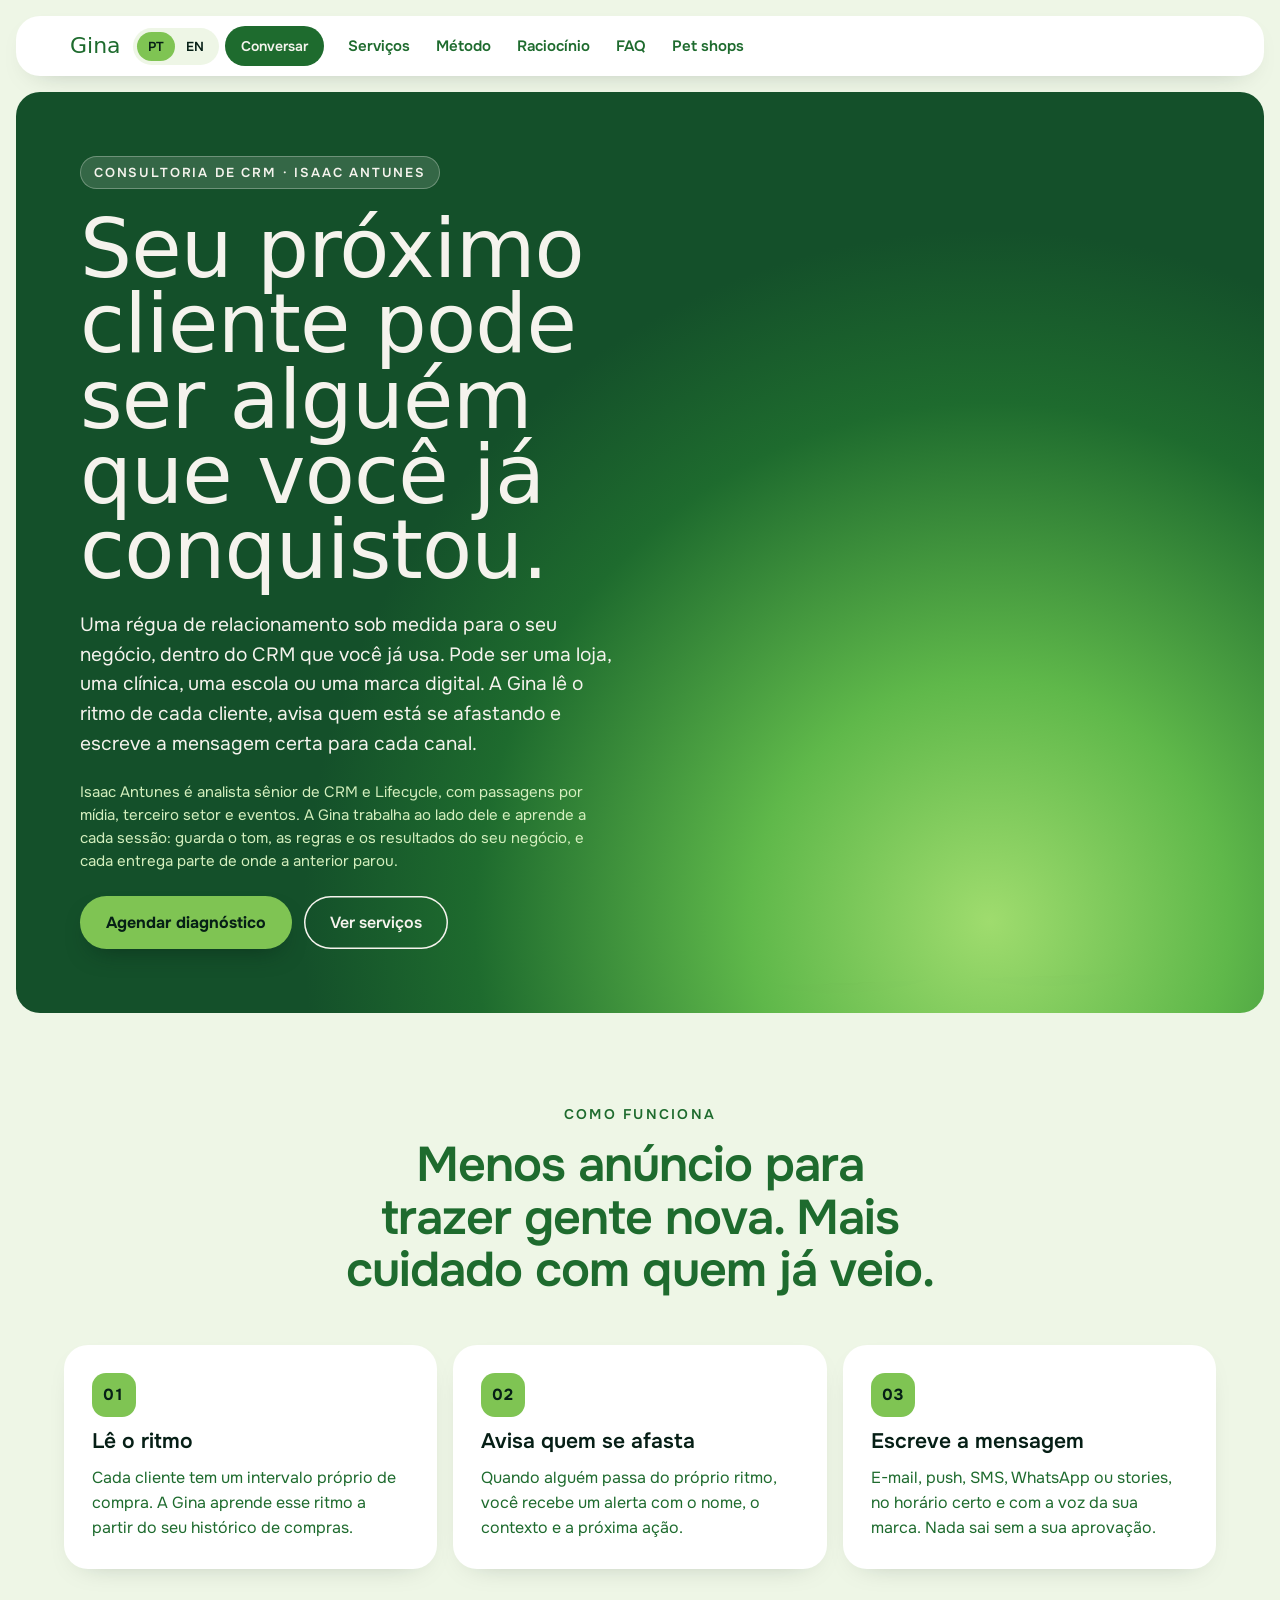
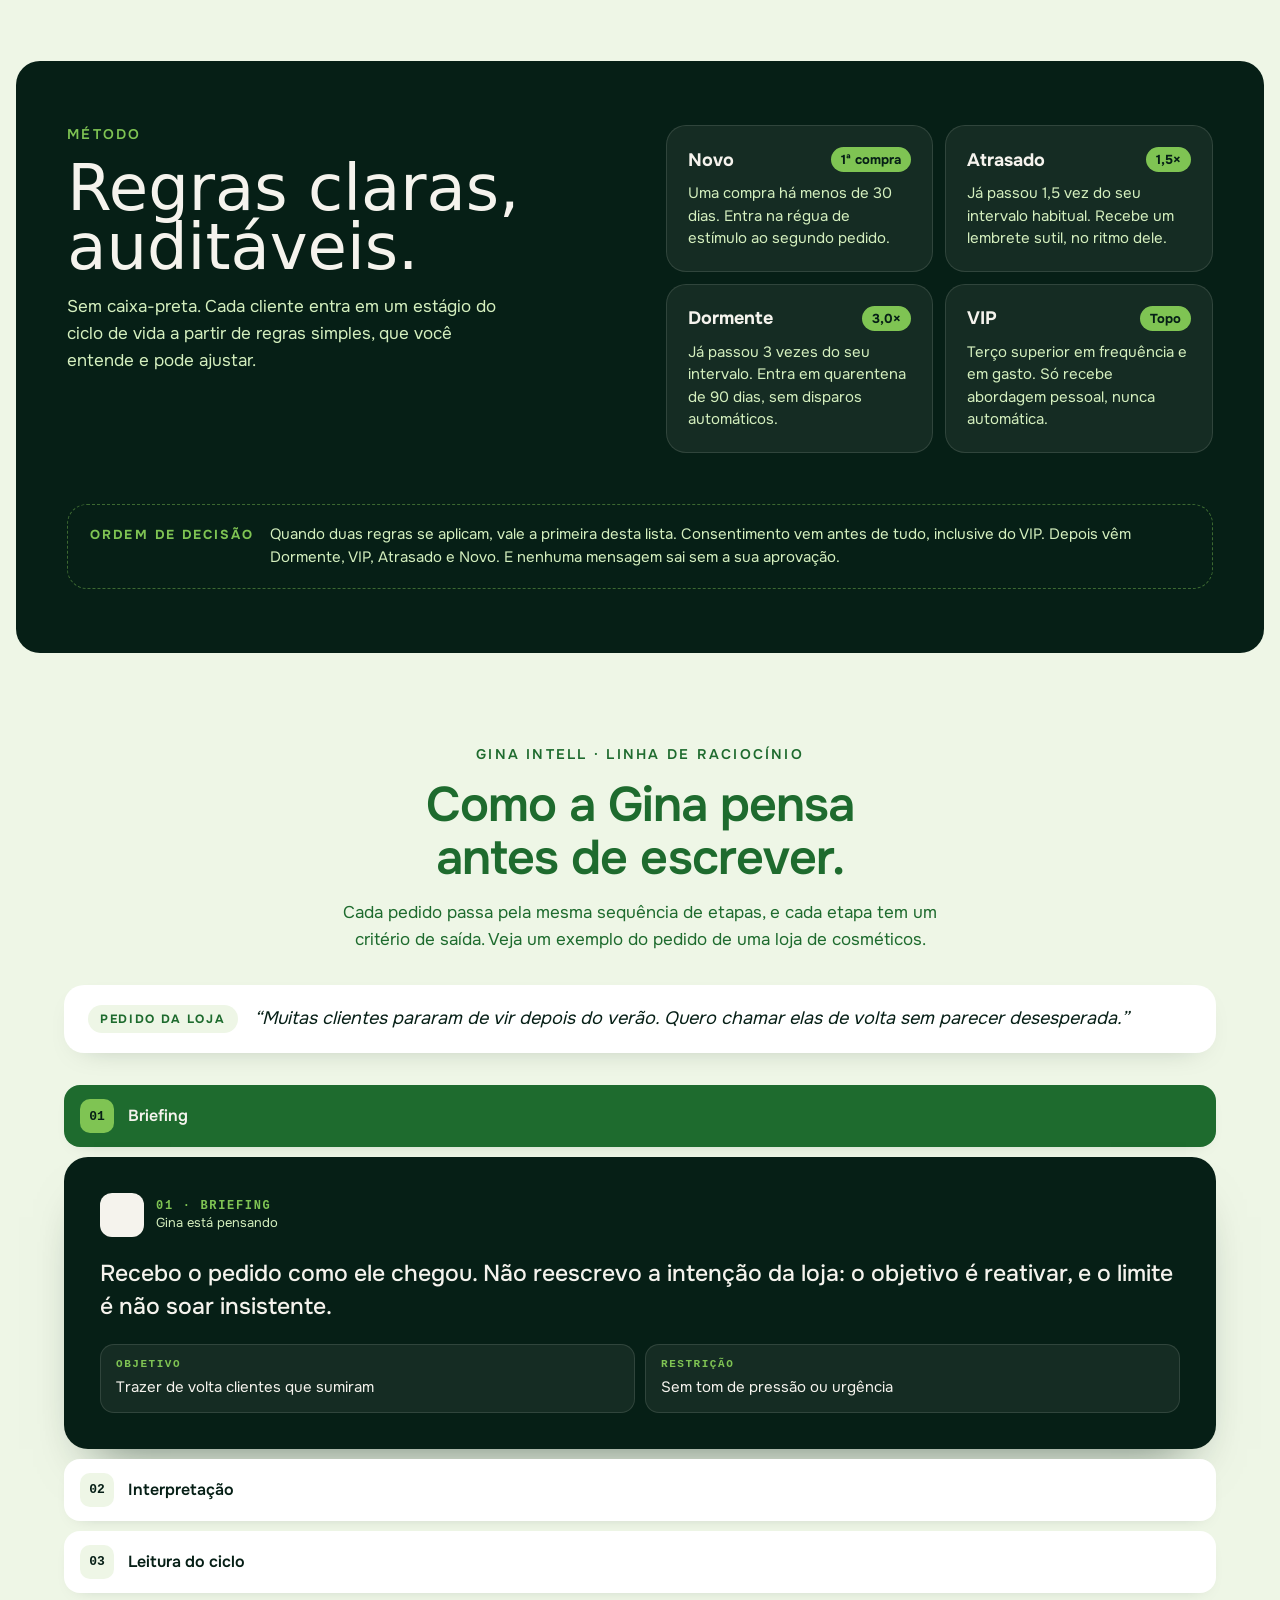
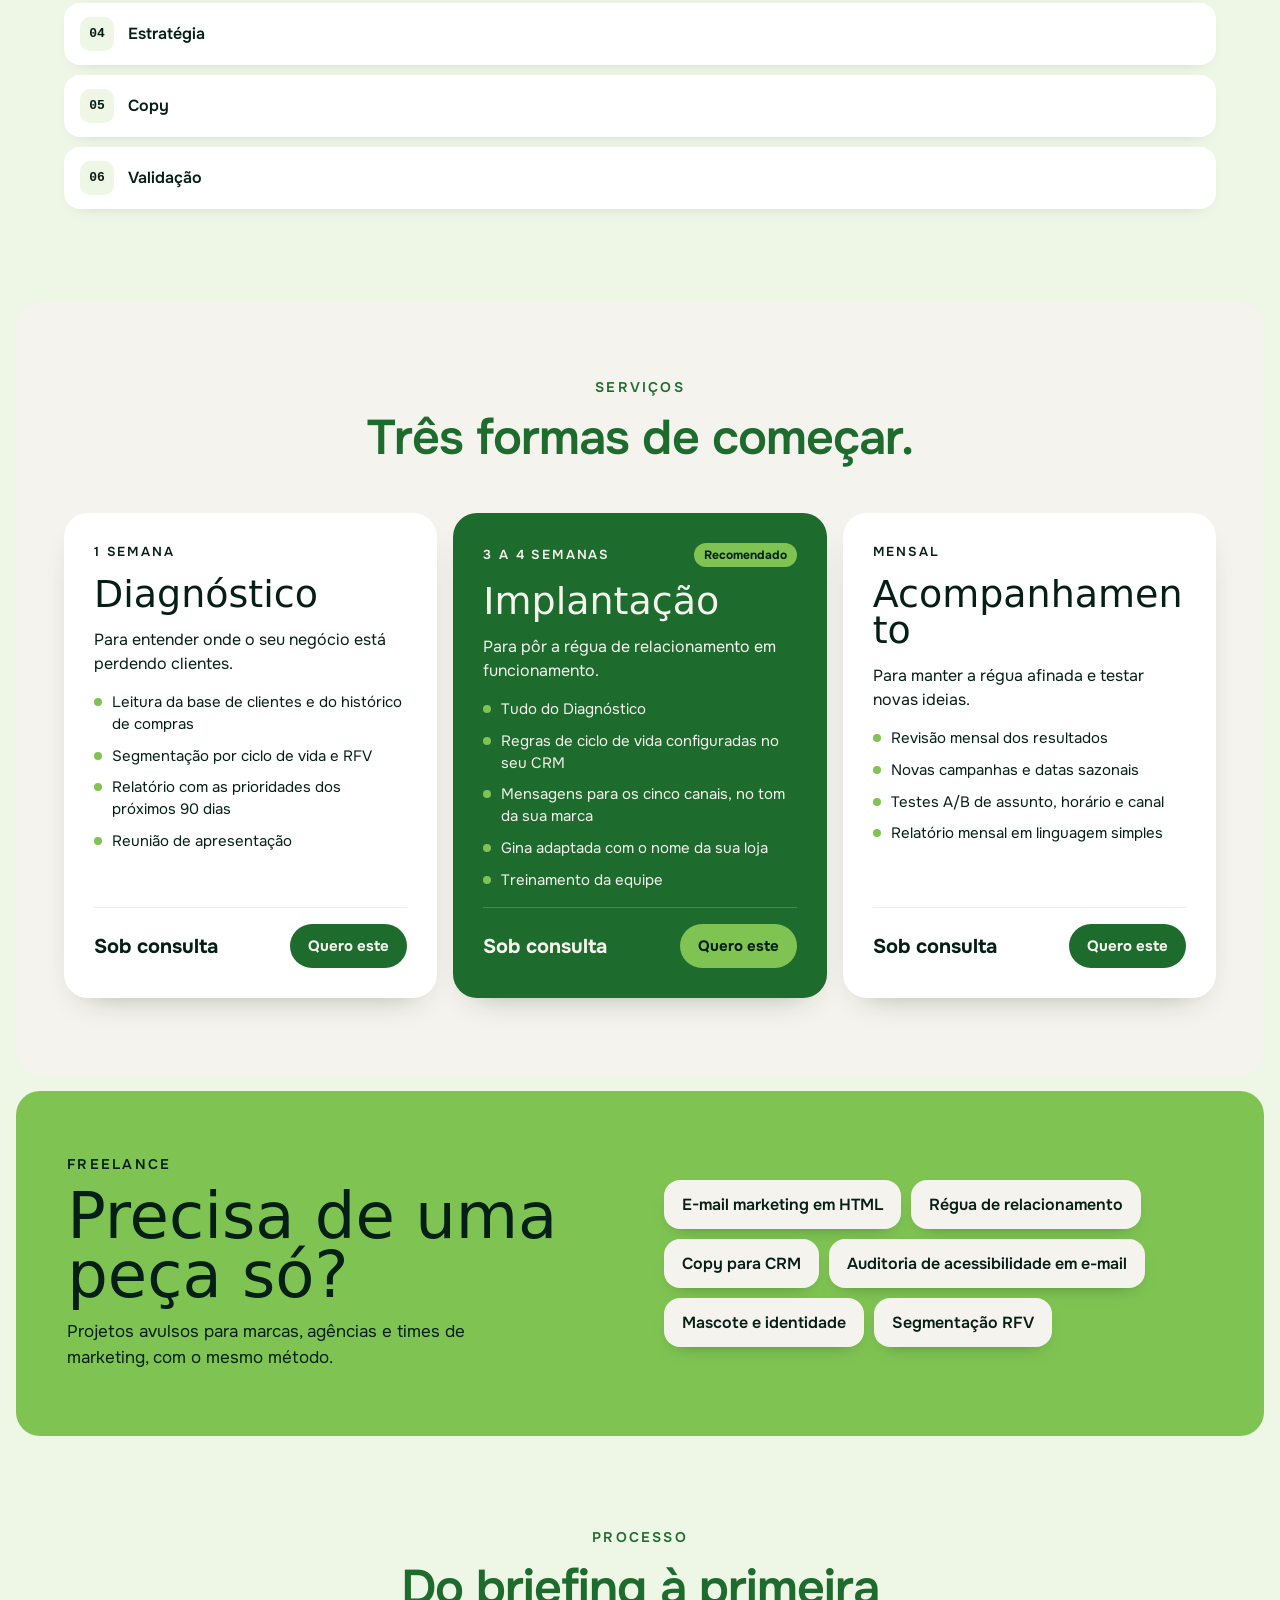
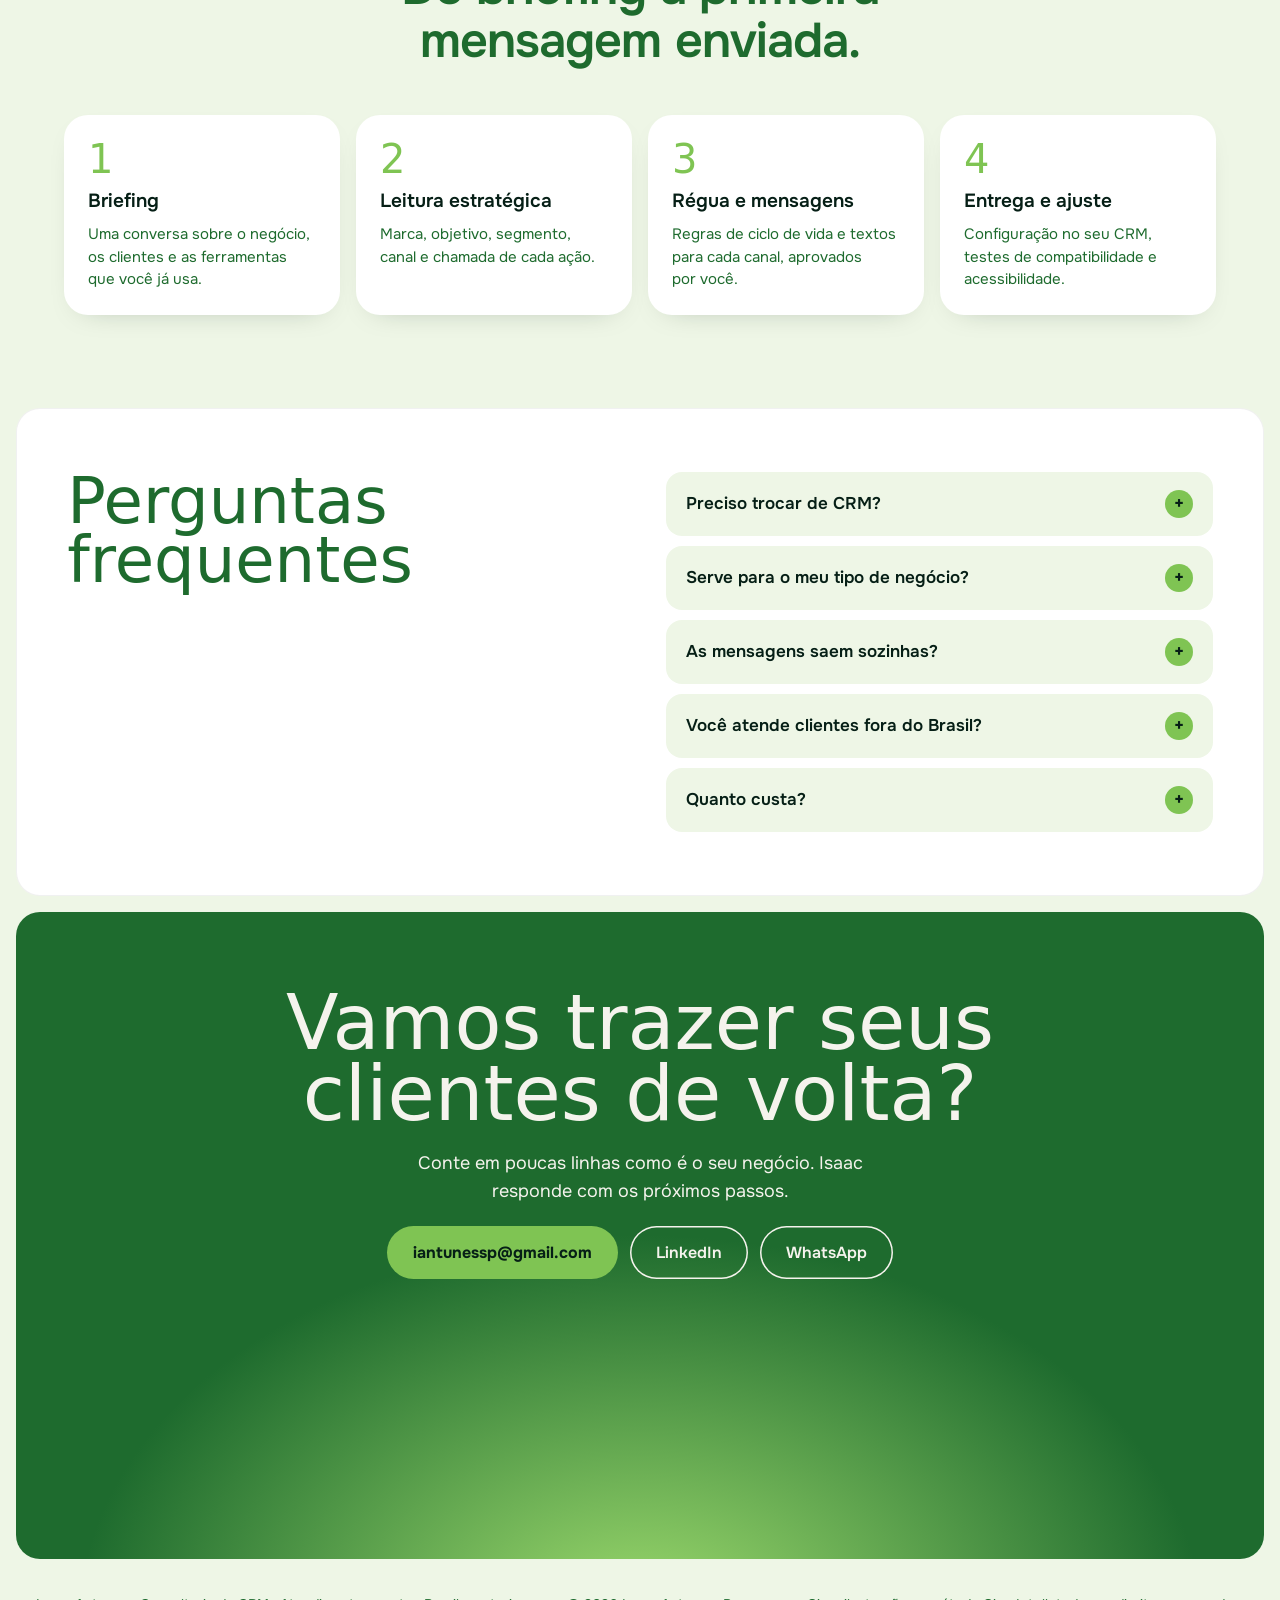
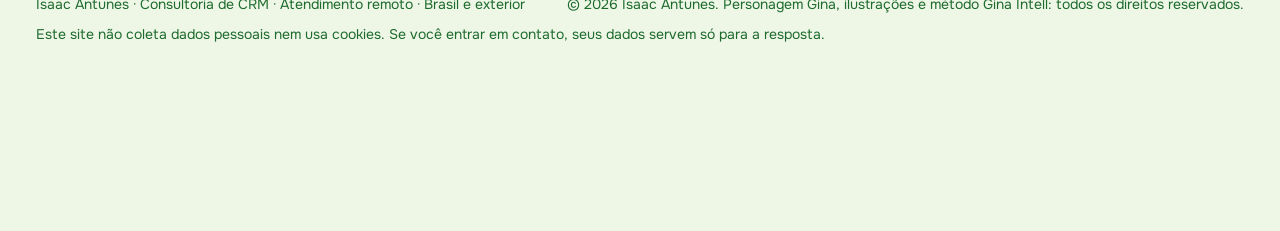
<file: demo/index.html>
<!DOCTYPE html>
<html lang="pt-BR">
<head>
<meta charset="utf-8">
<meta name="robots" content="noindex">
<meta http-equiv="refresh" content="0; url=../#metodo">
<link rel="canonical" href="../#metodo">
<title>Gina · Consultoria de CRM</title>
</head>
<body><p>Esta página mudou de lugar. <a href="../#metodo">Continuar</a>.</p></body>
</html>
</file>
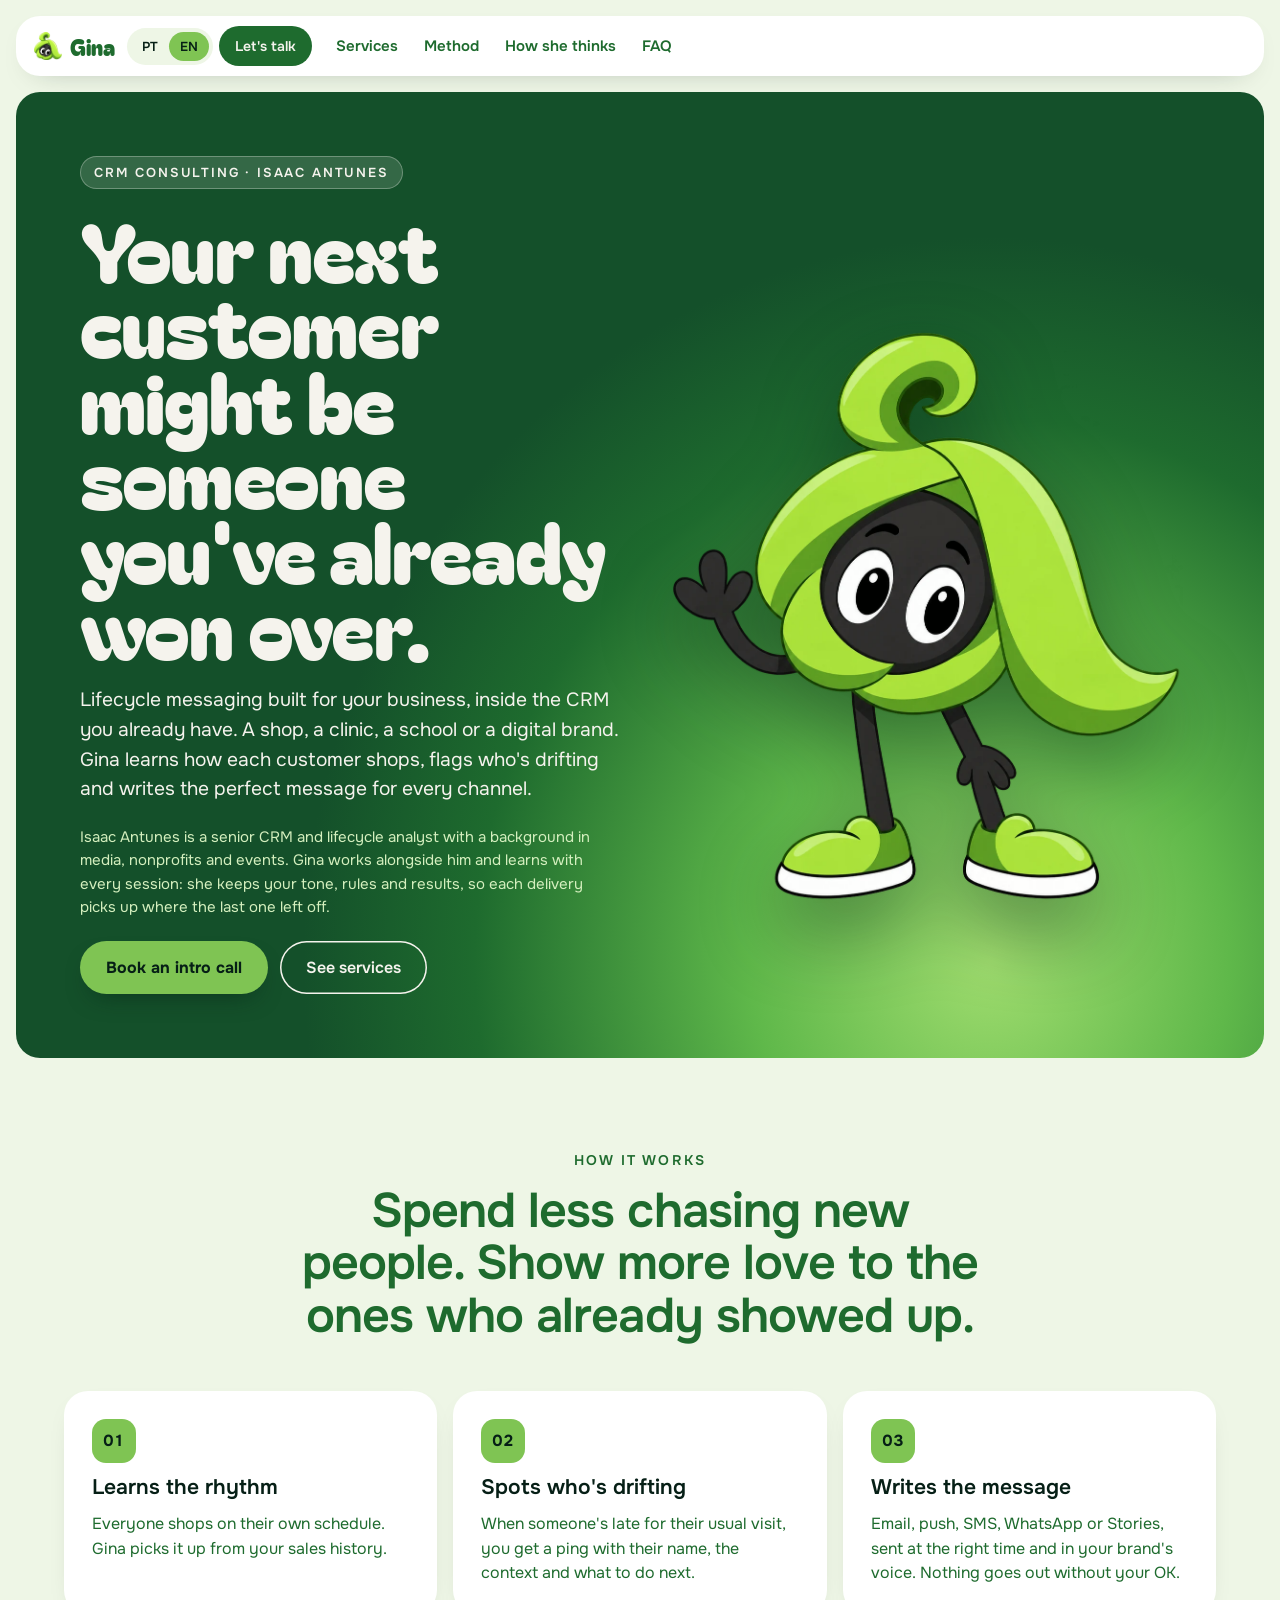
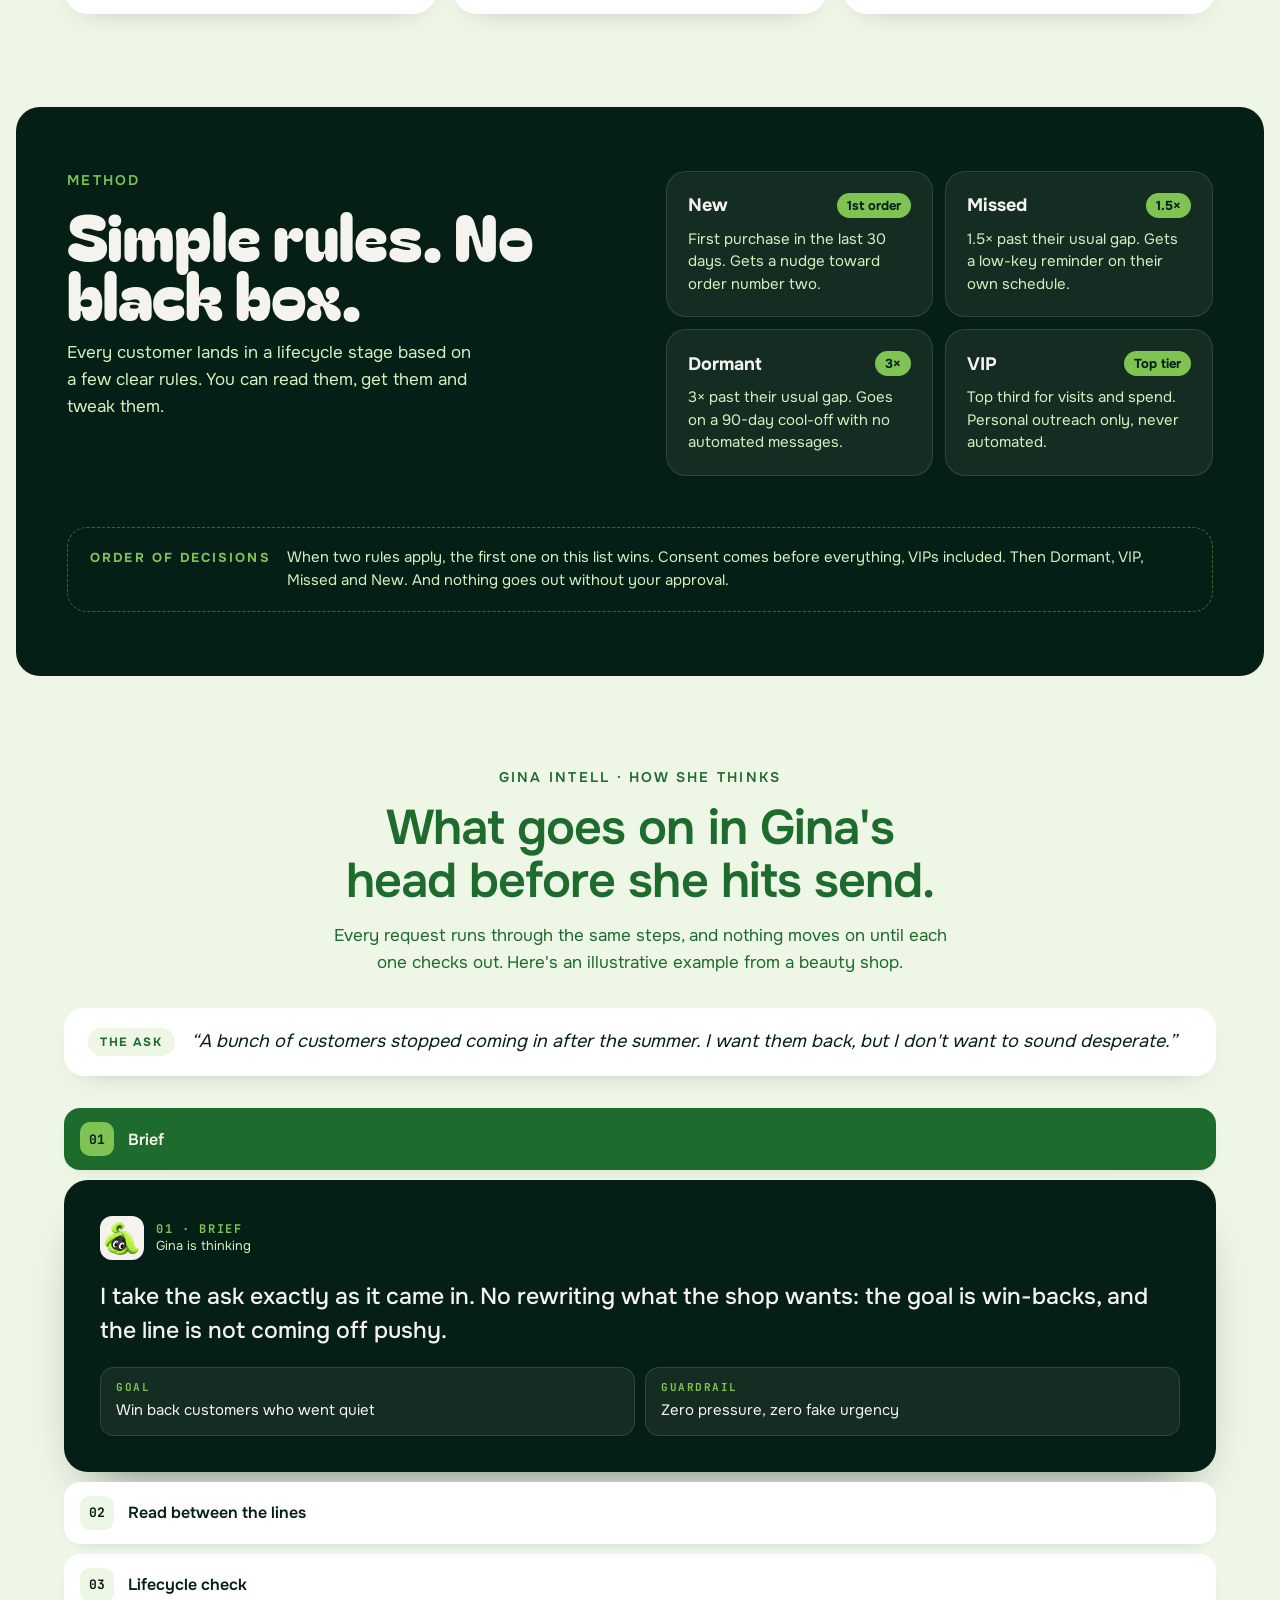
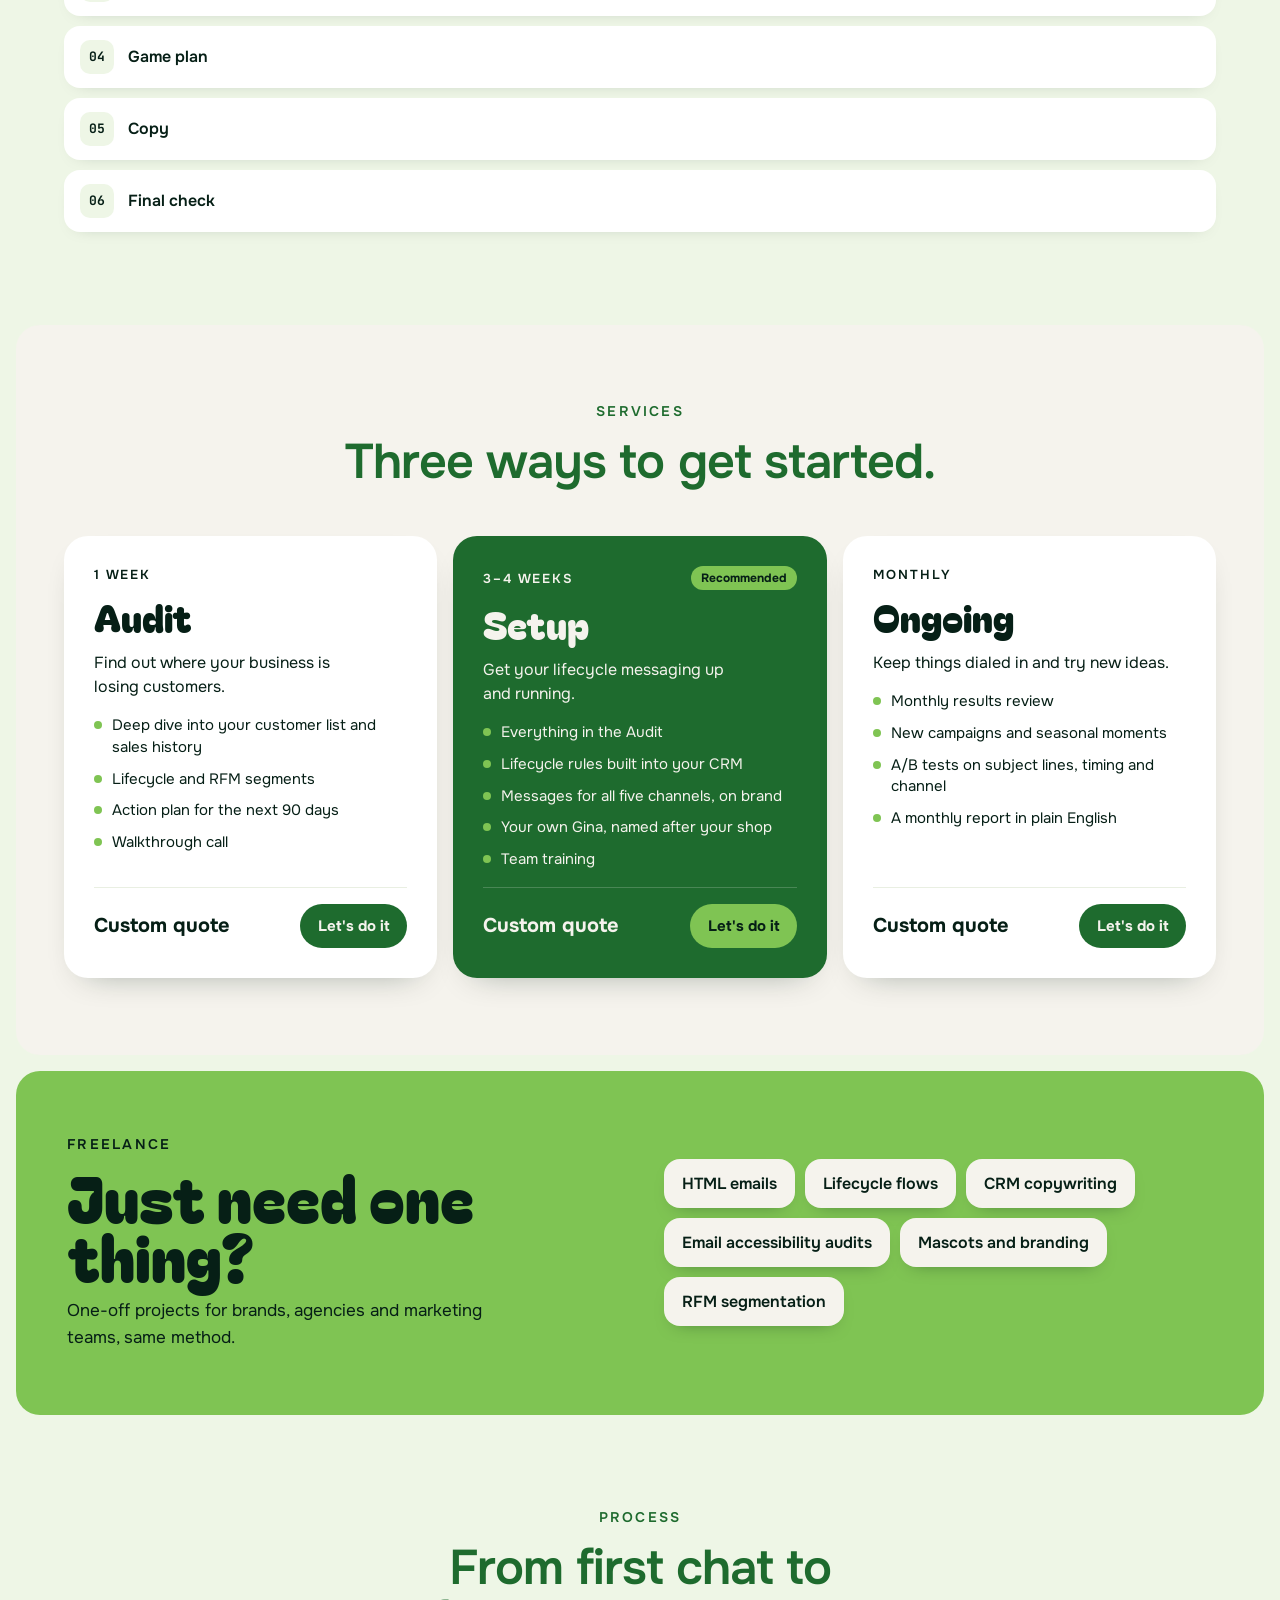
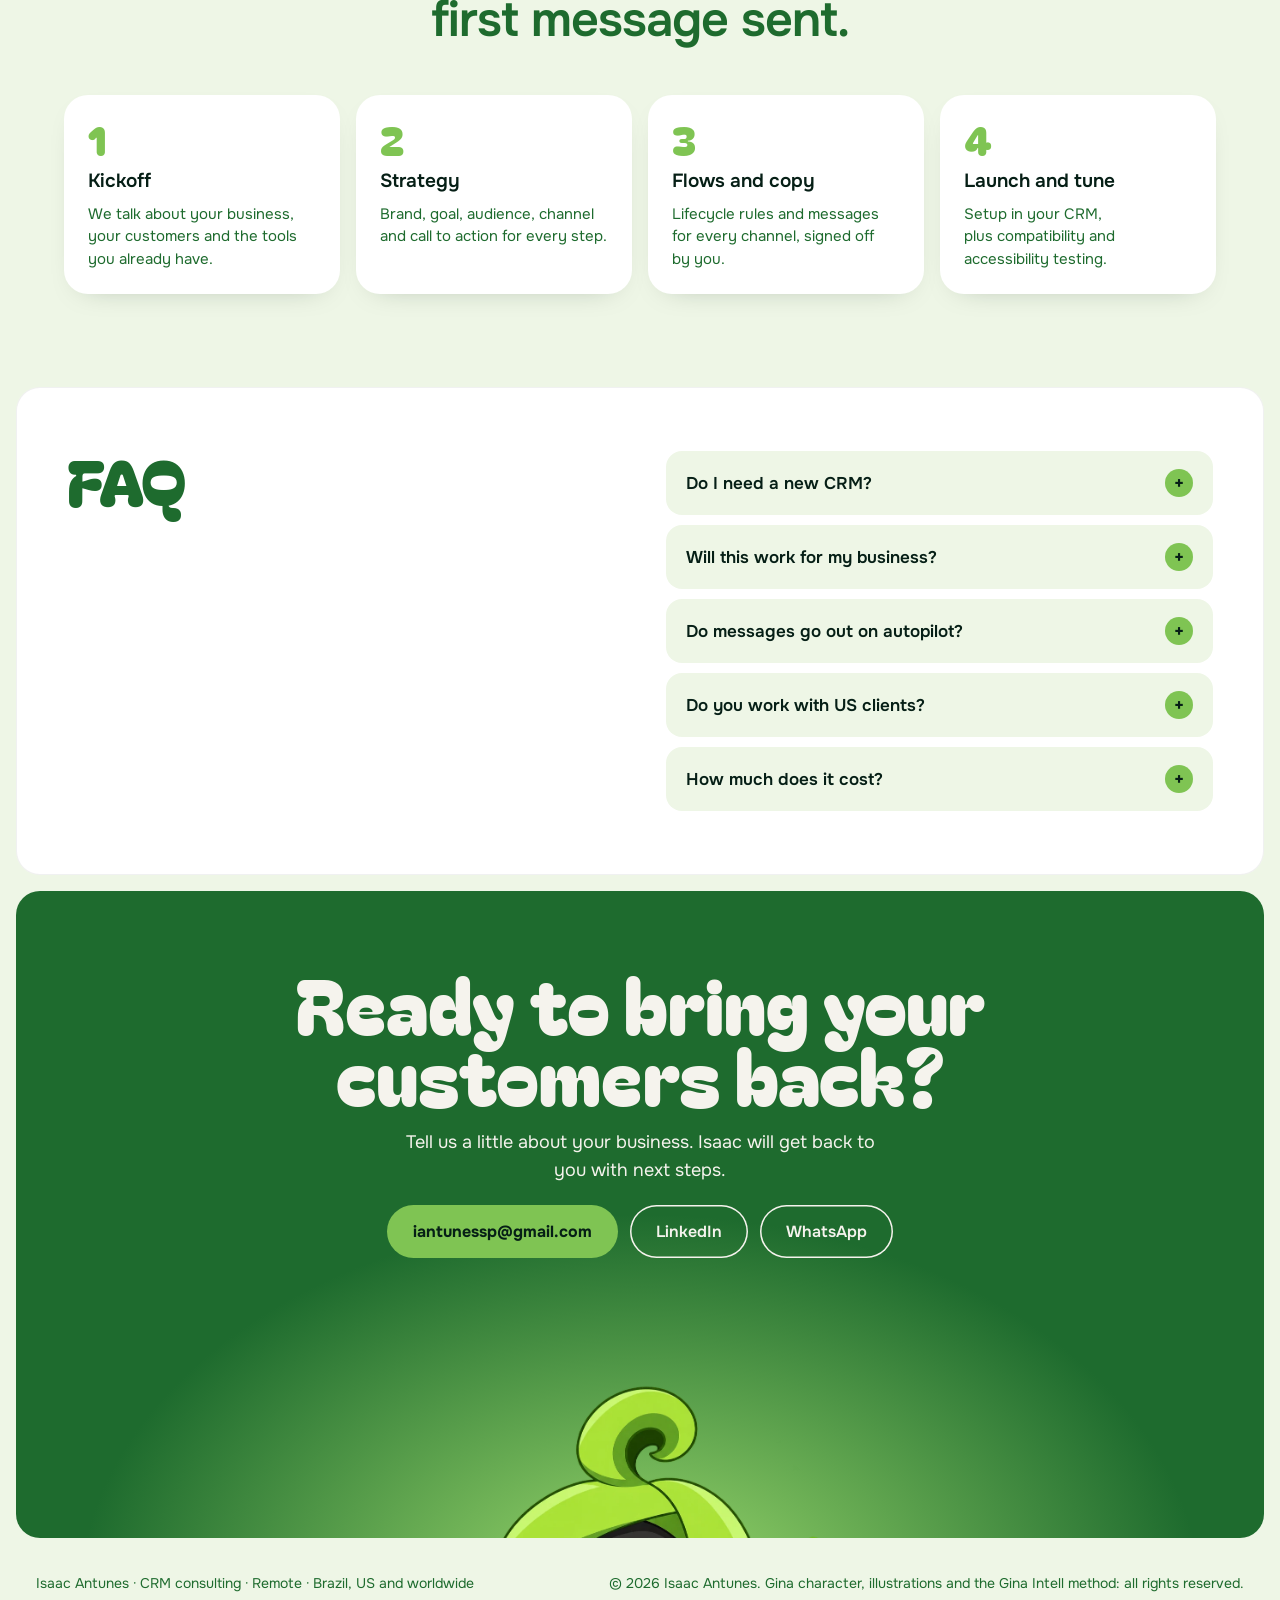
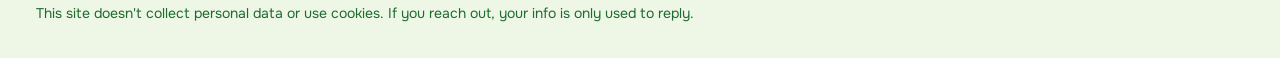
<file: en/index.html>
<!DOCTYPE html>
<html lang="en"><head>
<meta charset="utf-8">
<meta name="viewport" content="width=device-width, initial-scale=1">

<style>html,body{height:100%;margin:0}#dc-root,#dc-root>.sc-host{height:100%}</style><title>Gina · CRM consulting</title>
<meta name="description" content="CRM consulting for small businesses: Gina reads each customer's buying rhythm, flags who is drifting away and drafts the right message, inside the CRM you already use.">
<link rel="canonical" href="https://isaacantunesfacha-dev.github.io/gina-crm/en/">
<link rel="alternate" hreflang="pt-BR" href="https://isaacantunesfacha-dev.github.io/gina-crm/">
<link rel="alternate" hreflang="en" href="https://isaacantunesfacha-dev.github.io/gina-crm/en/">
<link rel="alternate" hreflang="x-default" href="https://isaacantunesfacha-dev.github.io/gina-crm/">
<meta property="og:type" content="website">
<meta property="og:site_name" content="Gina">
<meta property="og:title" content="Gina · CRM consulting">
<meta property="og:description" content="CRM consulting for small businesses: Gina reads each customer's buying rhythm, flags who is drifting away and drafts the right message, inside the CRM you already use.">
<meta property="og:url" content="https://isaacantunesfacha-dev.github.io/gina-crm/en/">
<meta property="og:locale" content="en_US">
<meta property="og:locale:alternate" content="pt_BR">
<meta property="og:image" content="https://isaacantunesfacha-dev.github.io/gina-crm/assets/img/og.jpg">
<meta property="og:image:width" content="1200">
<meta property="og:image:height" content="630">
<meta property="og:image:alt" content="Gina, Isaac Antunes' CRM mascot: the green face of the consultancy">
<meta name="twitter:card" content="summary_large_image">
<link rel="icon" href="../assets/img/gina-rosto.webp">
<link rel="preconnect" href="https://fonts.gstatic.com" crossorigin>
<link rel="stylesheet" href="https://fonts.googleapis.com/css2?family=Bagel+Fat+One&family=JetBrains+Mono:wght@400;500;700&family=Onest:wght@400;500;600;700;800&display=swap"><meta name="author" content="Isaac Antunes"><meta name="copyright" content="© 2026 Isaac Antunes. Personagem Gina e ilustrações: todos os direitos reservados."><style>

























































































/* latin-ext */

/* latin */

/* cyrillic-ext */

/* cyrillic */

/* greek */

/* vietnamese */

/* latin-ext */

/* latin */

/* cyrillic-ext */

/* cyrillic */

/* greek */

/* vietnamese */

/* latin-ext */

/* latin */

/* cyrillic-ext */

/* cyrillic */

/* math */

/* symbols */

/* vietnamese */

/* latin-ext */

/* latin */

/* cyrillic-ext */

/* cyrillic */

/* math */

/* symbols */

/* vietnamese */

/* latin-ext */

/* latin */

/* cyrillic-ext */

/* cyrillic */

/* math */

/* symbols */

/* vietnamese */

/* latin-ext */

/* latin */

/* cyrillic-ext */

/* cyrillic */

/* math */

/* symbols */

/* vietnamese */

/* latin-ext */

/* latin */

</style><style>
*,*::before,*::after{box-sizing:border-box;margin:0}
body{background:#eef6e6;color:#061f16;font-family:'Onest',system-ui,sans-serif;-webkit-font-smoothing:antialiased;text-rendering:optimizeLegibility}
p,h1,h2,h3{text-wrap:pretty}
img{display:block}
a{color:#1E6B2E;text-decoration:none}
a:hover{color:#061f16}
:focus-visible{outline:2px solid #1E6B2E;outline-offset:3px}
details>summary{list-style:none}
details>summary::-webkit-details-marker{display:none}
@keyframes ginaFloat{0%,100%{transform:translateY(0) rotate(-2deg)}50%{transform:translateY(-12px) rotate(2deg)}}
@media (prefers-reduced-motion:reduce){*{animation:none!important}}
</style><style>.intell{display:flex;flex-direction:column;gap:10px}
.intell summary{list-style:none;cursor:pointer;width:100%}
.intell summary::-webkit-details-marker{display:none}
.intell details[open]>summary{background:#1E6B2E!important;color:#f5f3ed!important}
.intell details[open]>summary>span:first-child{background:#7FC453!important;color:#061f16!important}
.intell summary>span[aria-hidden]{display:none}
.intell details>div{margin-top:10px}
.intell summary:focus-visible{outline:3px solid #7FC453;outline-offset:2px}</style></head>
<body>
<div id="dc-root"><div class="sc-host" data-sc-name="index"><main lang="en" style="max-width: 1280px; margin-inline: auto; padding: 16px; display: flex; flex-direction: column; gap: 16px;">

  <nav aria-label="Main" style="padding: 10px 10px 10px 18px; border-radius: 24px; background: rgb(255, 255, 255); box-shadow: rgba(6, 31, 22, 0.4) 0px 10px 30px -20px; display: flex; align-items: center; justify-content: space-between; gap: 8px 12px; flex-wrap: wrap;">
    <a href="#top" style="display: flex; align-items: center; gap: 8px; color: rgb(6, 31, 22);"><img decoding="async" src="../assets/img/gina-rosto.webp" alt="" width="28" height="27" style="width: 28px; height: auto;"><span style="font-family: &quot;Bagel Fat One&quot;, system-ui; font-size: 22px; line-height: 1; color: rgb(30, 107, 46);">Gina</span></a>
    <div style="order: 3; flex: 1 1 420px; min-width: 0px; display: flex; gap: 2px; overflow-x: auto; white-space: nowrap; scrollbar-width: none;">
      <a href="#services" style="padding: 10px 12px; font-size: 15px; font-weight: 600;">Services</a>
      <a href="#method" style="padding: 10px 12px; font-size: 15px; font-weight: 600;">Method</a>
      <a href="#reasoning" style="padding: 10px 12px; font-size: 15px; font-weight: 600;">How she thinks</a>
      <a href="#faq" style="padding: 10px 12px; font-size: 15px; font-weight: 600;">FAQ</a>
    </div>
    <div style="order: 2; display: flex; align-items: center; gap: 6px;">
      <div role="group" aria-label="Language" style="display: flex; padding: 4px; border-radius: 99px; background: rgb(238, 246, 230);">
        <a href="../" style="padding: 8px 11px; border: 0px; border-radius: 99px; background: transparent; color: rgb(6, 31, 22); font: 600 13px / 1 Onest, system-ui; cursor: pointer;" hreflang="pt-BR">PT</a>
        <a href="./" style="padding: 8px 11px; border: 0px; border-radius: 99px; background: rgb(127, 196, 83); color: rgb(6, 31, 22); font: 600 13px / 1 Onest, system-ui; cursor: pointer;" hreflang="en" aria-current="page">EN</a>
      </div>
      <a href="https://wa.me/5511991351002" target="_blank" rel="noopener" class="scp0" style="padding: 11px 16px; border-radius: 99px; background: rgb(30, 107, 46); color: rgb(245, 243, 237); font-size: 14px; font-weight: 600; white-space: nowrap;">Let's talk</a>
    </div>
  </nav>

  <section id="top" style="position: relative; border-radius: 24px; overflow: hidden; background: radial-gradient(55% 75% at 78% 90%, rgb(159, 220, 110) 0%, rgb(95, 184, 74) 35%, rgb(30, 107, 46) 75%, rgb(20, 80, 42) 100%); padding: clamp(32px, 5vw, 72px); display: grid; grid-template-columns: repeat(auto-fit, minmax(min(100%, 420px), 1fr)); gap: 24px; align-items: center; min-height: clamp(520px, 50vw, 660px);">
    <div style="position: relative; z-index: 1; display: flex; flex-direction: column; gap: 22px; color: rgb(245, 243, 237);">
      <span style="align-self: flex-start; padding: 8px 14px; border-radius: 99px; background: rgba(245, 243, 237, 0.14); box-shadow: rgba(245, 243, 237, 0.3) 0px 0px 0px 1px inset; font-size: 13px; font-weight: 600; letter-spacing: 0.14em; text-transform: uppercase;">CRM consulting · Isaac Antunes</span>
      <h1 style="font-family: &quot;Bagel Fat One&quot;, system-ui; font-weight: 400; font-size: clamp(48px, 6.4vw, 88px); line-height: 0.92; letter-spacing: -0.01em;">Your next customer might be someone you've already won over.</h1>
      <p style="max-width: 44ch; font-size: clamp(17px, 1.5vw, 20px); line-height: 1.55;">Lifecycle messaging built for your business, inside the CRM you already have. A shop, a clinic, a school or a digital brand. Gina learns how each customer shops, flags who's drifting and writes the perfect message for every channel.</p>
      <p style="max-width: 52ch; font-size: 15px; line-height: 1.55; color: rgb(212, 239, 190);">Isaac Antunes is a senior CRM and lifecycle analyst with a background in media, nonprofits and events. Gina works alongside him and learns with every session: she keeps your tone, rules and results, so each delivery picks up where the last one left off.</p>
      <div style="display: flex; gap: 12px; flex-wrap: wrap;">
        <a href="https://wa.me/5511991351002?text=Hi%20Isaac%21%20I%20saw%20Gina%20and%20I%27d%20like%20to%20book%20an%20intro%20call." target="_blank" rel="noopener" class="scp1" style="padding: 16px 26px; border-radius: 99px; background: rgb(127, 196, 83); color: rgb(6, 31, 22); font-size: 16px; font-weight: 700; box-shadow: rgba(6, 31, 22, 0.6) 0px 12px 24px -12px;">Book an intro call</a>
        <a href="#services" class="scp2" style="padding: 16px 26px; border-radius: 99px; box-shadow: rgb(245, 243, 237) 0px 0px 0px 1.5px inset; color: rgb(245, 243, 237); font-size: 16px; font-weight: 600;">See services</a>
      </div>
    </div>
    <div style="position: relative; height: clamp(340px, 40vw, 560px);">
      <div style="position: absolute; left: 50%; bottom: -14%; height: 112%; transform: translateX(-50%);">
        <img fetchpriority="high" decoding="async" src="../assets/img/gina-acena.webp" alt="Gina waving" style="height: 100%; width: auto; animation: 5s ease-in-out 0s infinite normal none running ginaFloat; filter: drop-shadow(rgba(6, 31, 22, 0.45) 0px 30px 40px);">
      </div>
    </div>
  </section>

  <section style="padding: clamp(48px, 6vw, 88px) clamp(20px, 4vw, 48px); display: flex; flex-direction: column; align-items: center; gap: 16px; text-align: center;">
    <span style="font-size: 14px; font-weight: 600; letter-spacing: 0.16em; text-transform: uppercase; color: rgb(30, 107, 46);">How it works</span>
    <h2 style="max-width: 22ch; font-size: clamp(30px, 3.8vw, 50px); font-weight: 600; line-height: 1.08; letter-spacing: -0.02em; color: rgb(30, 107, 46); text-wrap: balance;">Spend less chasing new people. Show more love to the ones who already showed up.</h2>
    <div style="margin-top: 32px; width: 100%; display: grid; grid-template-columns: repeat(auto-fit, minmax(min(100%, 260px), 1fr)); gap: 16px; text-align: left;">
      
        <div style="padding: 28px; border-radius: 24px; background: rgb(255, 255, 255); box-shadow: rgba(6, 31, 22, 0.35) 0px 10px 30px -20px; display: flex; flex-direction: column; gap: 12px;">
          <span style="width: 44px; height: 44px; border-radius: 14px; background: rgb(127, 196, 83); display: grid; place-items: center; font-weight: 700; font-variant-numeric: tabular-nums;">01</span>
          <h3 style="font-size: 21px; font-weight: 600; line-height: 1.2;">Learns the rhythm</h3>
          <p style="font-size: 16px; line-height: 1.55; color: rgb(30, 107, 46);">Everyone shops on their own schedule. Gina picks it up from your sales history.</p>
        </div>
      
        <div style="padding: 28px; border-radius: 24px; background: rgb(255, 255, 255); box-shadow: rgba(6, 31, 22, 0.35) 0px 10px 30px -20px; display: flex; flex-direction: column; gap: 12px;">
          <span style="width: 44px; height: 44px; border-radius: 14px; background: rgb(127, 196, 83); display: grid; place-items: center; font-weight: 700; font-variant-numeric: tabular-nums;">02</span>
          <h3 style="font-size: 21px; font-weight: 600; line-height: 1.2;">Spots who's drifting</h3>
          <p style="font-size: 16px; line-height: 1.55; color: rgb(30, 107, 46);">When someone's late for their usual visit, you get a ping with their name, the context and what to do next.</p>
        </div>
      
        <div style="padding: 28px; border-radius: 24px; background: rgb(255, 255, 255); box-shadow: rgba(6, 31, 22, 0.35) 0px 10px 30px -20px; display: flex; flex-direction: column; gap: 12px;">
          <span style="width: 44px; height: 44px; border-radius: 14px; background: rgb(127, 196, 83); display: grid; place-items: center; font-weight: 700; font-variant-numeric: tabular-nums;">03</span>
          <h3 style="font-size: 21px; font-weight: 600; line-height: 1.2;">Writes the message</h3>
          <p style="font-size: 16px; line-height: 1.55; color: rgb(30, 107, 46);">Email, push, SMS, WhatsApp or Stories, sent at the right time and in your brand's voice. Nothing goes out without your OK.</p>
        </div>
      
    </div>
  </section>

  <section id="method" style="padding: clamp(40px, 5vw, 72px) clamp(20px, 4vw, 56px); border-radius: 24px; background: rgb(6, 31, 22); color: rgb(245, 243, 237); display: grid; grid-template-columns: repeat(auto-fit, minmax(min(100%, 380px), 1fr)); gap: clamp(24px, 4vw, 56px); align-items: start;">
    <div style="display: flex; flex-direction: column; gap: 16px;">
      <span style="font-size: 14px; font-weight: 600; letter-spacing: 0.16em; text-transform: uppercase; color: rgb(127, 196, 83);">Method</span>
      <h2 style="font-family: &quot;Bagel Fat One&quot;, system-ui; font-weight: 400; font-size: clamp(40px, 5vw, 68px); line-height: 0.92;">Simple rules. No black box.</h2>
      <p style="max-width: 40ch; font-size: 17px; line-height: 1.6; color: rgb(212, 239, 190);">Every customer lands in a lifecycle stage based on a few clear rules. You can read them, get them and tweak them.</p>
    </div>
    <div style="display: grid; grid-template-columns: repeat(auto-fit, minmax(min(100%, 220px), 1fr)); gap: 12px;">
      
        <div style="padding: 22px; border-radius: 20px; background: rgba(245, 243, 237, 0.06); box-shadow: rgba(245, 243, 237, 0.12) 0px 0px 0px 1px inset; display: flex; flex-direction: column; gap: 10px;">
          <div style="display: flex; justify-content: space-between; align-items: center; gap: 8px;"><span style="font-size: 18px; font-weight: 700;">New</span><span style="padding: 4px 10px; border-radius: 99px; background: rgb(127, 196, 83); color: rgb(6, 31, 22); font-size: 13px; font-weight: 700; white-space: nowrap;">1st order</span></div>
          <p style="font-size: 15px; line-height: 1.5; color: rgb(212, 239, 190);">First purchase in the last 30 days. Gets a nudge toward order number two.</p>
        </div>
      
        <div style="padding: 22px; border-radius: 20px; background: rgba(245, 243, 237, 0.06); box-shadow: rgba(245, 243, 237, 0.12) 0px 0px 0px 1px inset; display: flex; flex-direction: column; gap: 10px;">
          <div style="display: flex; justify-content: space-between; align-items: center; gap: 8px;"><span style="font-size: 18px; font-weight: 700;">Missed</span><span style="padding: 4px 10px; border-radius: 99px; background: rgb(127, 196, 83); color: rgb(6, 31, 22); font-size: 13px; font-weight: 700; white-space: nowrap;">1.5×</span></div>
          <p style="font-size: 15px; line-height: 1.5; color: rgb(212, 239, 190);">1.5× past their usual gap. Gets a low-key reminder on their own schedule.</p>
        </div>
      
        <div style="padding: 22px; border-radius: 20px; background: rgba(245, 243, 237, 0.06); box-shadow: rgba(245, 243, 237, 0.12) 0px 0px 0px 1px inset; display: flex; flex-direction: column; gap: 10px;">
          <div style="display: flex; justify-content: space-between; align-items: center; gap: 8px;"><span style="font-size: 18px; font-weight: 700;">Dormant</span><span style="padding: 4px 10px; border-radius: 99px; background: rgb(127, 196, 83); color: rgb(6, 31, 22); font-size: 13px; font-weight: 700; white-space: nowrap;">3×</span></div>
          <p style="font-size: 15px; line-height: 1.5; color: rgb(212, 239, 190);">3× past their usual gap. Goes on a 90-day cool-off with no automated messages.</p>
        </div>
      
        <div style="padding: 22px; border-radius: 20px; background: rgba(245, 243, 237, 0.06); box-shadow: rgba(245, 243, 237, 0.12) 0px 0px 0px 1px inset; display: flex; flex-direction: column; gap: 10px;">
          <div style="display: flex; justify-content: space-between; align-items: center; gap: 8px;"><span style="font-size: 18px; font-weight: 700;">VIP</span><span style="padding: 4px 10px; border-radius: 99px; background: rgb(127, 196, 83); color: rgb(6, 31, 22); font-size: 13px; font-weight: 700; white-space: nowrap;">Top tier</span></div>
          <p style="font-size: 15px; line-height: 1.5; color: rgb(212, 239, 190);">Top third for visits and spend. Personal outreach only, never automated.</p>
        </div>
      
    </div>
    <div style="grid-column: 1 / -1; padding: 18px 22px; border-radius: 20px; border: 1px dashed rgba(127, 196, 83, 0.45); display: flex; flex-wrap: wrap; gap: 6px 16px; align-items: baseline;">
      <span style="font-size: 13px; font-weight: 700; letter-spacing: 0.16em; text-transform: uppercase; color: rgb(127, 196, 83); white-space: nowrap;">Order of decisions</span>
      <p style="flex: 1 1 420px; font-size: 15px; line-height: 1.55; color: rgb(212, 239, 190);">When two rules apply, the first one on this list wins. Consent comes before everything, VIPs included. Then Dormant, VIP, Missed and New. And nothing goes out without your approval.</p>
    </div>
  </section>

  <section id="reasoning" style="padding: clamp(48px, 6vw, 88px) clamp(20px, 4vw, 48px); display: flex; flex-direction: column; gap: 32px;">
    <div style="display: flex; flex-direction: column; align-items: center; gap: 16px; text-align: center;">
      <span style="font-size: 14px; font-weight: 600; letter-spacing: 0.16em; text-transform: uppercase; color: rgb(30, 107, 46);">Gina Intell · how she thinks</span>
      <h2 style="max-width: 22ch; font-size: clamp(30px, 3.8vw, 50px); font-weight: 600; line-height: 1.08; letter-spacing: -0.02em; color: rgb(30, 107, 46); text-wrap: balance;">What goes on in Gina's head before she hits send.</h2>
      <p style="max-width: 56ch; font-size: 17px; line-height: 1.55; color: rgb(30, 107, 46);">Every request runs through the same steps, and nothing moves on until each one checks out. Here's an illustrative example from a beauty shop.</p>
    </div>
    <div style="padding: 20px 24px; border-radius: 20px; background: rgb(255, 255, 255); box-shadow: rgba(6, 31, 22, 0.35) 0px 10px 30px -20px; display: flex; gap: 16px; align-items: flex-start; flex-wrap: wrap;">
      <span style="flex: 0 0 auto; padding: 6px 12px; border-radius: 99px; background: rgb(238, 246, 230); font-size: 12px; font-weight: 700; letter-spacing: 0.14em; text-transform: uppercase; color: rgb(30, 107, 46);">The ask</span>
      <p style="flex: 1 1 320px; font-size: 18px; line-height: 1.5; font-style: italic; color: rgb(6, 31, 22);">“A bunch of customers stopped coming in after the summer. I want them back, but I don't want to sound desperate.”</p>
    </div>
    <div class="intell"><details name="gina-intell" open=""><summary style="width: 100%; padding: 14px 16px; border: 0px; border-radius: 16px; background: rgb(255, 255, 255); color: rgb(6, 31, 22); display: flex; align-items: center; gap: 14px; text-align: left; cursor: pointer; font: 600 16px / 1.2 Onest, system-ui; box-shadow: rgba(6, 31, 22, 0.35) 0px 6px 18px -14px;">
            <span style="flex: 0 0 auto; width: 34px; height: 34px; border-radius: 10px; background: rgb(238, 246, 230); color: rgb(6, 31, 22); display: grid; place-items: center; font: 700 13px / 1 &quot;JetBrains Mono&quot;, monospace;">01</span>
            <span style="flex: 1 1 0%;">Brief</span>
            <span aria-hidden="true" style="width: 0px; height: 3px; border-radius: 99px; background: rgb(127, 196, 83); transition: width 0.3s;"></span>
          </summary><div style="flex: 999 1 420px; min-width: 0px; padding: clamp(24px, 3vw, 36px); border-radius: 24px; background: rgb(6, 31, 22); color: rgb(245, 243, 237); display: flex; flex-direction: column; gap: 20px; box-shadow: rgba(6, 31, 22, 0.6) 0px 30px 50px -30px;">
        <div style="display: flex; align-items: center; gap: 12px;">
          <img loading="lazy" decoding="async" src="../assets/img/gina-rosto.webp" alt="" style="flex: 0 0 auto; width: 44px; height: 44px; border-radius: 12px; background: rgb(245, 243, 237); padding: 5px; object-fit: contain;">
          <div style="display: flex; flex-direction: column; gap: 2px;"><span style="font: 700 12px / 1 &quot;JetBrains Mono&quot;, monospace; letter-spacing: 0.14em; text-transform: uppercase; color: rgb(127, 196, 83);">01 · Brief</span><span style="font-size: 13px; color: rgb(212, 239, 190);">Gina is thinking</span></div>
        </div>
        <p style="font-size: clamp(19px, 1.8vw, 24px); line-height: 1.45; font-weight: 500;">I take the ask exactly as it came in. No rewriting what the shop wants: the goal is win-backs, and the line is not coming off pushy.</p>
        <dl style="margin: 0px; display: grid; grid-template-columns: repeat(auto-fit, minmax(min(100%, 220px), 1fr)); gap: 10px;">
          
            <div style="padding: 14px 16px; border-radius: 14px; background: rgba(245, 243, 237, 0.06); box-shadow: rgba(245, 243, 237, 0.12) 0px 0px 0px 1px inset; display: flex; flex-direction: column; gap: 6px;">
              <dt style="font: 700 11px / 1.2 &quot;JetBrains Mono&quot;, monospace; letter-spacing: 0.14em; text-transform: uppercase; color: rgb(127, 196, 83);">Goal</dt>
              <dd style="margin: 0px; font-size: 15px; line-height: 1.45; color: rgb(245, 243, 237);">Win back customers who went quiet</dd>
            </div>
          
            <div style="padding: 14px 16px; border-radius: 14px; background: rgba(245, 243, 237, 0.06); box-shadow: rgba(245, 243, 237, 0.12) 0px 0px 0px 1px inset; display: flex; flex-direction: column; gap: 6px;">
              <dt style="font: 700 11px / 1.2 &quot;JetBrains Mono&quot;, monospace; letter-spacing: 0.14em; text-transform: uppercase; color: rgb(127, 196, 83);">Guardrail</dt>
              <dd style="margin: 0px; font-size: 15px; line-height: 1.45; color: rgb(245, 243, 237);">Zero pressure, zero fake urgency</dd>
            </div>
          
        </dl>
      </div></details><details name="gina-intell"><summary style="width: 100%; padding: 14px 16px; border: 0px; border-radius: 16px; background: rgb(255, 255, 255); color: rgb(6, 31, 22); display: flex; align-items: center; gap: 14px; text-align: left; cursor: pointer; font: 600 16px / 1.2 Onest, system-ui; box-shadow: rgba(6, 31, 22, 0.35) 0px 6px 18px -14px;">
            <span style="flex: 0 0 auto; width: 34px; height: 34px; border-radius: 10px; background: rgb(238, 246, 230); color: rgb(6, 31, 22); display: grid; place-items: center; font: 700 13px / 1 &quot;JetBrains Mono&quot;, monospace;">02</span>
            <span style="flex: 1 1 0%;">Read between the lines</span>
            <span aria-hidden="true" style="width: 0px; height: 3px; border-radius: 99px; background: rgb(127, 196, 83); transition: width 0.3s;"></span>
          </summary><div style="flex: 999 1 420px; min-width: 0px; padding: clamp(24px, 3vw, 36px); border-radius: 24px; background: rgb(6, 31, 22); color: rgb(245, 243, 237); display: flex; flex-direction: column; gap: 20px; box-shadow: rgba(6, 31, 22, 0.6) 0px 30px 50px -30px;">
        <div style="display: flex; align-items: center; gap: 12px;">
          <img loading="lazy" decoding="async" src="../assets/img/gina-rosto.webp" alt="" style="flex: 0 0 auto; width: 44px; height: 44px; border-radius: 12px; background: rgb(245, 243, 237); padding: 5px; object-fit: contain;">
          <div style="display: flex; flex-direction: column; gap: 2px;"><span style="font: 700 12px / 1 &quot;JetBrains Mono&quot;, monospace; letter-spacing: 0.14em; text-transform: uppercase; color: rgb(127, 196, 83);">02 · Read between the lines</span><span style="font-size: 13px; color: rgb(212, 239, 190);">Gina is thinking</span></div>
        </div>
        <p style="font-size: clamp(19px, 1.8vw, 24px); line-height: 1.45; font-weight: 500;">I sort what was said, what's implied and what's missing. If something's missing, I ask. I don't guess.</p>
        <dl style="margin: 0px; display: grid; grid-template-columns: repeat(auto-fit, minmax(min(100%, 220px), 1fr)); gap: 10px;">
          
            <div style="padding: 14px 16px; border-radius: 14px; background: rgba(245, 243, 237, 0.06); box-shadow: rgba(245, 243, 237, 0.12) 0px 0px 0px 1px inset; display: flex; flex-direction: column; gap: 6px;">
              <dt style="font: 700 11px / 1.2 &quot;JetBrains Mono&quot;, monospace; letter-spacing: 0.14em; text-transform: uppercase; color: rgb(127, 196, 83);">Said</dt>
              <dd style="margin: 0px; font-size: 15px; line-height: 1.45; color: rgb(245, 243, 237);">Win-back, soft tone</dd>
            </div>
          
            <div style="padding: 14px 16px; border-radius: 14px; background: rgba(245, 243, 237, 0.06); box-shadow: rgba(245, 243, 237, 0.12) 0px 0px 0px 1px inset; display: flex; flex-direction: column; gap: 6px;">
              <dt style="font: 700 11px / 1.2 &quot;JetBrains Mono&quot;, monospace; letter-spacing: 0.14em; text-transform: uppercase; color: rgb(127, 196, 83);">Implied</dt>
              <dd style="margin: 0px; font-size: 15px; line-height: 1.45; color: rgb(245, 243, 237);">Repeat buyers of stuff that runs out</dd>
            </div>
          
            <div style="padding: 14px 16px; border-radius: 14px; background: rgba(245, 243, 237, 0.06); box-shadow: rgba(245, 243, 237, 0.12) 0px 0px 0px 1px inset; display: flex; flex-direction: column; gap: 6px;">
              <dt style="font: 700 11px / 1.2 &quot;JetBrains Mono&quot;, monospace; letter-spacing: 0.14em; text-transform: uppercase; color: rgb(127, 196, 83);">Missing</dt>
              <dd style="margin: 0px; font-size: 15px; line-height: 1.45; color: rgb(245, 243, 237);">Offer, best channel, timing</dd>
            </div>
          
        </dl>
      </div></details><details name="gina-intell"><summary style="width: 100%; padding: 14px 16px; border: 0px; border-radius: 16px; background: rgb(255, 255, 255); color: rgb(6, 31, 22); display: flex; align-items: center; gap: 14px; text-align: left; cursor: pointer; font: 600 16px / 1.2 Onest, system-ui; box-shadow: rgba(6, 31, 22, 0.35) 0px 6px 18px -14px;">
            <span style="flex: 0 0 auto; width: 34px; height: 34px; border-radius: 10px; background: rgb(238, 246, 230); color: rgb(6, 31, 22); display: grid; place-items: center; font: 700 13px / 1 &quot;JetBrains Mono&quot;, monospace;">03</span>
            <span style="flex: 1 1 0%;">Lifecycle check</span>
            <span aria-hidden="true" style="width: 0px; height: 3px; border-radius: 99px; background: rgb(127, 196, 83); transition: width 0.3s;"></span>
          </summary><div style="flex: 999 1 420px; min-width: 0px; padding: clamp(24px, 3vw, 36px); border-radius: 24px; background: rgb(6, 31, 22); color: rgb(245, 243, 237); display: flex; flex-direction: column; gap: 20px; box-shadow: rgba(6, 31, 22, 0.6) 0px 30px 50px -30px;">
        <div style="display: flex; align-items: center; gap: 12px;">
          <img loading="lazy" decoding="async" src="../assets/img/gina-rosto.webp" alt="" style="flex: 0 0 auto; width: 44px; height: 44px; border-radius: 12px; background: rgb(245, 243, 237); padding: 5px; object-fit: contain;">
          <div style="display: flex; flex-direction: column; gap: 2px;"><span style="font: 700 12px / 1 &quot;JetBrains Mono&quot;, monospace; letter-spacing: 0.14em; text-transform: uppercase; color: rgb(127, 196, 83);">03 · Lifecycle check</span><span style="font-size: 13px; color: rgb(212, 239, 190);">Gina is thinking</span></div>
        </div>
        <p style="font-size: clamp(19px, 1.8vw, 24px); line-height: 1.45; font-weight: 500;">Time to run the rules. Consent comes first: no opt-in, no message. Anyone 1.5× past their usual rhythm gets a nudge. Anyone 3× past sits this one out. VIPs get a personal touch only.</p>
        <dl style="margin: 0px; display: grid; grid-template-columns: repeat(auto-fit, minmax(min(100%, 220px), 1fr)); gap: 10px;">
          
            <div style="padding: 14px 16px; border-radius: 14px; background: rgba(245, 243, 237, 0.06); box-shadow: rgba(245, 243, 237, 0.12) 0px 0px 0px 1px inset; display: flex; flex-direction: column; gap: 6px;">
              <dt style="font: 700 11px / 1.2 &quot;JetBrains Mono&quot;, monospace; letter-spacing: 0.14em; text-transform: uppercase; color: rgb(127, 196, 83);">Missed 1.5×</dt>
              <dd style="margin: 0px; font-size: 15px; line-height: 1.45; color: rgb(245, 243, 237);">In the campaign</dd>
            </div>
          
            <div style="padding: 14px 16px; border-radius: 14px; background: rgba(245, 243, 237, 0.06); box-shadow: rgba(245, 243, 237, 0.12) 0px 0px 0px 1px inset; display: flex; flex-direction: column; gap: 6px;">
              <dt style="font: 700 11px / 1.2 &quot;JetBrains Mono&quot;, monospace; letter-spacing: 0.14em; text-transform: uppercase; color: rgb(127, 196, 83);">Dormant 3×</dt>
              <dd style="margin: 0px; font-size: 15px; line-height: 1.45; color: rgb(245, 243, 237);">90-day cool-off</dd>
            </div>
          
            <div style="padding: 14px 16px; border-radius: 14px; background: rgba(245, 243, 237, 0.06); box-shadow: rgba(245, 243, 237, 0.12) 0px 0px 0px 1px inset; display: flex; flex-direction: column; gap: 6px;">
              <dt style="font: 700 11px / 1.2 &quot;JetBrains Mono&quot;, monospace; letter-spacing: 0.14em; text-transform: uppercase; color: rgb(127, 196, 83);">VIP</dt>
              <dd style="margin: 0px; font-size: 15px; line-height: 1.45; color: rgb(245, 243, 237);">On the owner's call list</dd>
            </div>
          
        </dl>
      </div></details><details name="gina-intell"><summary style="width: 100%; padding: 14px 16px; border: 0px; border-radius: 16px; background: rgb(255, 255, 255); color: rgb(6, 31, 22); display: flex; align-items: center; gap: 14px; text-align: left; cursor: pointer; font: 600 16px / 1.2 Onest, system-ui; box-shadow: rgba(6, 31, 22, 0.35) 0px 6px 18px -14px;">
            <span style="flex: 0 0 auto; width: 34px; height: 34px; border-radius: 10px; background: rgb(238, 246, 230); color: rgb(6, 31, 22); display: grid; place-items: center; font: 700 13px / 1 &quot;JetBrains Mono&quot;, monospace;">04</span>
            <span style="flex: 1 1 0%;">Game plan</span>
            <span aria-hidden="true" style="width: 0px; height: 3px; border-radius: 99px; background: rgb(127, 196, 83); transition: width 0.3s;"></span>
          </summary><div style="flex: 999 1 420px; min-width: 0px; padding: clamp(24px, 3vw, 36px); border-radius: 24px; background: rgb(6, 31, 22); color: rgb(245, 243, 237); display: flex; flex-direction: column; gap: 20px; box-shadow: rgba(6, 31, 22, 0.6) 0px 30px 50px -30px;">
        <div style="display: flex; align-items: center; gap: 12px;">
          <img loading="lazy" decoding="async" src="../assets/img/gina-rosto.webp" alt="" style="flex: 0 0 auto; width: 44px; height: 44px; border-radius: 12px; background: rgb(245, 243, 237); padding: 5px; object-fit: contain;">
          <div style="display: flex; flex-direction: column; gap: 2px;"><span style="font: 700 12px / 1 &quot;JetBrains Mono&quot;, monospace; letter-spacing: 0.14em; text-transform: uppercase; color: rgb(127, 196, 83);">04 · Game plan</span><span style="font-size: 13px; color: rgb(212, 239, 190);">Gina is thinking</span></div>
        </div>
        <p style="font-size: clamp(19px, 1.8vw, 24px); line-height: 1.45; font-weight: 500;">One clear path. Lead with a friendly check-in, no discount. No reply? She doesn't chase: the next step is the owner's call.</p>
        <dl style="margin: 0px; display: grid; grid-template-columns: repeat(auto-fit, minmax(min(100%, 220px), 1fr)); gap: 10px;">
          
            <div style="padding: 14px 16px; border-radius: 14px; background: rgba(245, 243, 237, 0.06); box-shadow: rgba(245, 243, 237, 0.12) 0px 0px 0px 1px inset; display: flex; flex-direction: column; gap: 6px;">
              <dt style="font: 700 11px / 1.2 &quot;JetBrains Mono&quot;, monospace; letter-spacing: 0.14em; text-transform: uppercase; color: rgb(127, 196, 83);">Type</dt>
              <dd style="margin: 0px; font-size: 15px; line-height: 1.45; color: rgb(245, 243, 237);">Personal check-in</dd>
            </div>
          
            <div style="padding: 14px 16px; border-radius: 14px; background: rgba(245, 243, 237, 0.06); box-shadow: rgba(245, 243, 237, 0.12) 0px 0px 0px 1px inset; display: flex; flex-direction: column; gap: 6px;">
              <dt style="font: 700 11px / 1.2 &quot;JetBrains Mono&quot;, monospace; letter-spacing: 0.14em; text-transform: uppercase; color: rgb(127, 196, 83);">Channel</dt>
              <dd style="margin: 0px; font-size: 15px; line-height: 1.45; color: rgb(245, 243, 237);">WhatsApp, at each customer's usual time</dd>
            </div>
          
            <div style="padding: 14px 16px; border-radius: 14px; background: rgba(245, 243, 237, 0.06); box-shadow: rgba(245, 243, 237, 0.12) 0px 0px 0px 1px inset; display: flex; flex-direction: column; gap: 6px;">
              <dt style="font: 700 11px / 1.2 &quot;JetBrains Mono&quot;, monospace; letter-spacing: 0.14em; text-transform: uppercase; color: rgb(127, 196, 83);">One CTA</dt>
              <dd style="margin: 0px; font-size: 15px; line-height: 1.45; color: rgb(245, 243, 237);">Hold it at the counter</dd>
            </div>
          
        </dl>
      </div></details><details name="gina-intell"><summary style="width: 100%; padding: 14px 16px; border: 0px; border-radius: 16px; background: rgb(255, 255, 255); color: rgb(6, 31, 22); display: flex; align-items: center; gap: 14px; text-align: left; cursor: pointer; font: 600 16px / 1.2 Onest, system-ui; box-shadow: rgba(6, 31, 22, 0.35) 0px 6px 18px -14px;">
            <span style="flex: 0 0 auto; width: 34px; height: 34px; border-radius: 10px; background: rgb(238, 246, 230); color: rgb(6, 31, 22); display: grid; place-items: center; font: 700 13px / 1 &quot;JetBrains Mono&quot;, monospace;">05</span>
            <span style="flex: 1 1 0%;">Copy</span>
            <span aria-hidden="true" style="width: 0px; height: 3px; border-radius: 99px; background: rgb(127, 196, 83); transition: width 0.3s;"></span>
          </summary><div style="flex: 999 1 420px; min-width: 0px; padding: clamp(24px, 3vw, 36px); border-radius: 24px; background: rgb(6, 31, 22); color: rgb(245, 243, 237); display: flex; flex-direction: column; gap: 20px; box-shadow: rgba(6, 31, 22, 0.6) 0px 30px 50px -30px;">
        <div style="display: flex; align-items: center; gap: 12px;">
          <img loading="lazy" decoding="async" src="../assets/img/gina-rosto.webp" alt="" style="flex: 0 0 auto; width: 44px; height: 44px; border-radius: 12px; background: rgb(245, 243, 237); padding: 5px; object-fit: contain;">
          <div style="display: flex; flex-direction: column; gap: 2px;"><span style="font: 700 12px / 1 &quot;JetBrains Mono&quot;, monospace; letter-spacing: 0.14em; text-transform: uppercase; color: rgb(127, 196, 83);">05 · Copy</span><span style="font-size: 13px; color: rgb(212, 239, 190);">Gina is thinking</span></div>
        </div>
        <p style="font-size: clamp(19px, 1.8vw, 24px); line-height: 1.45; font-weight: 500;">I write the way the shop actually talks. The message delivers exactly what the first line promises. No hype.</p>
        <dl style="margin: 0px; display: grid; grid-template-columns: repeat(auto-fit, minmax(min(100%, 220px), 1fr)); gap: 10px;">
          
            <div style="padding: 14px 16px; border-radius: 14px; background: rgba(245, 243, 237, 0.06); box-shadow: rgba(245, 243, 237, 0.12) 0px 0px 0px 1px inset; display: flex; flex-direction: column; gap: 6px;">
              <dt style="font: 700 11px / 1.2 &quot;JetBrains Mono&quot;, monospace; letter-spacing: 0.14em; text-transform: uppercase; color: rgb(127, 196, 83);">Message</dt>
              <dd style="margin: 0px; font-size: 15px; line-height: 1.45; color: rgb(245, 243, 237);">Hey Marina! It's been a minute. We set your kit aside at the counter for you.</dd>
            </div>
          
            <div style="padding: 14px 16px; border-radius: 14px; background: rgba(245, 243, 237, 0.06); box-shadow: rgba(245, 243, 237, 0.12) 0px 0px 0px 1px inset; display: flex; flex-direction: column; gap: 6px;">
              <dt style="font: 700 11px / 1.2 &quot;JetBrains Mono&quot;, monospace; letter-spacing: 0.14em; text-transform: uppercase; color: rgb(127, 196, 83);">Variables</dt>
              <dd style="margin: 0px; font-size: 15px; line-height: 1.45; color: rgb(245, 243, 237);">Each customer's name and go-to product</dd>
            </div>
          
        </dl>
      </div></details><details name="gina-intell"><summary style="width: 100%; padding: 14px 16px; border: 0px; border-radius: 16px; background: rgb(255, 255, 255); color: rgb(6, 31, 22); display: flex; align-items: center; gap: 14px; text-align: left; cursor: pointer; font: 600 16px / 1.2 Onest, system-ui; box-shadow: rgba(6, 31, 22, 0.35) 0px 6px 18px -14px;">
            <span style="flex: 0 0 auto; width: 34px; height: 34px; border-radius: 10px; background: rgb(238, 246, 230); color: rgb(6, 31, 22); display: grid; place-items: center; font: 700 13px / 1 &quot;JetBrains Mono&quot;, monospace;">06</span>
            <span style="flex: 1 1 0%;">Final check</span>
            <span aria-hidden="true" style="width: 0px; height: 3px; border-radius: 99px; background: rgb(127, 196, 83); transition: width 0.3s;"></span>
          </summary><div style="flex: 999 1 420px; min-width: 0px; padding: clamp(24px, 3vw, 36px); border-radius: 24px; background: rgb(6, 31, 22); color: rgb(245, 243, 237); display: flex; flex-direction: column; gap: 20px; box-shadow: rgba(6, 31, 22, 0.6) 0px 30px 50px -30px;">
        <div style="display: flex; align-items: center; gap: 12px;">
          <img loading="lazy" decoding="async" src="../assets/img/gina-rosto.webp" alt="" style="flex: 0 0 auto; width: 44px; height: 44px; border-radius: 12px; background: rgb(245, 243, 237); padding: 5px; object-fit: contain;">
          <div style="display: flex; flex-direction: column; gap: 2px;"><span style="font: 700 12px / 1 &quot;JetBrains Mono&quot;, monospace; letter-spacing: 0.14em; text-transform: uppercase; color: rgb(127, 196, 83);">06 · Final check</span><span style="font-size: 13px; color: rgb(212, 239, 190);">Gina is thinking</span></div>
        </div>
        <p style="font-size: clamp(19px, 1.8vw, 24px); line-height: 1.45; font-weight: 500;">Before anything ships, I check it all and flag what still needs a human. Nothing goes out without a yes.</p>
        <dl style="margin: 0px; display: grid; grid-template-columns: repeat(auto-fit, minmax(min(100%, 220px), 1fr)); gap: 10px;">
          
            <div style="padding: 14px 16px; border-radius: 14px; background: rgba(245, 243, 237, 0.06); box-shadow: rgba(245, 243, 237, 0.12) 0px 0px 0px 1px inset; display: flex; flex-direction: column; gap: 6px;">
              <dt style="font: 700 11px / 1.2 &quot;JetBrains Mono&quot;, monospace; letter-spacing: 0.14em; text-transform: uppercase; color: rgb(127, 196, 83);">Checked</dt>
              <dd style="margin: 0px; font-size: 15px; line-height: 1.45; color: rgb(245, 243, 237);">Opt-out, variables, contrast, alt text</dd>
            </div>
          
            <div style="padding: 14px 16px; border-radius: 14px; background: rgba(245, 243, 237, 0.06); box-shadow: rgba(245, 243, 237, 0.12) 0px 0px 0px 1px inset; display: flex; flex-direction: column; gap: 6px;">
              <dt style="font: 700 11px / 1.2 &quot;JetBrains Mono&quot;, monospace; letter-spacing: 0.14em; text-transform: uppercase; color: rgb(127, 196, 83);">Waiting on</dt>
              <dd style="margin: 0px; font-size: 15px; line-height: 1.45; color: rgb(245, 243, 237);">Owner sign-off and kit in stock</dd>
            </div>
          
        </dl>
      </div></details></div>
  </section>

  <section id="services" style="padding: clamp(48px, 6vw, 88px) clamp(20px, 4vw, 48px); border-radius: 24px; background: rgb(245, 243, 237); display: flex; flex-direction: column; align-items: center; gap: 16px; text-align: center;">
    <span style="font-size: 14px; font-weight: 600; letter-spacing: 0.16em; text-transform: uppercase; color: rgb(30, 107, 46);">Services</span>
    <h2 style="max-width: 20ch; font-size: clamp(30px, 3.8vw, 50px); font-weight: 600; line-height: 1.08; letter-spacing: -0.02em; color: rgb(30, 107, 46); text-wrap: balance;">Three ways to get started.</h2>
    <div style="margin-top: 32px; width: 100%; display: grid; grid-template-columns: repeat(auto-fit, minmax(min(100%, 300px), 1fr)); gap: 16px; text-align: left; align-items: stretch;">
      
        <article style="padding: 30px; border-radius: 24px; background: rgb(255, 255, 255); color: rgb(6, 31, 22); box-shadow: rgba(6, 31, 22, 0.45) 0px 14px 34px -22px; display: flex; flex-direction: column; gap: 16px;">
          <div style="display: flex; justify-content: space-between; align-items: center; gap: 8px;"><span style="font-size: 13px; font-weight: 600; letter-spacing: 0.14em; text-transform: uppercase;">1 week</span></div>
          <h3 style="font-family: &quot;Bagel Fat One&quot;, system-ui; font-weight: 400; font-size: clamp(28px, 7.5vw, 38px); line-height: 0.95; overflow-wrap: anywhere;">Audit</h3>
          <p style="font-size: 16px; line-height: 1.5;">Find out where your business is losing customers.</p>
          <ul style="list-style: none; padding: 0px; display: flex; flex-direction: column; gap: 10px; font-size: 15px; line-height: 1.45;">
            <li style="display: flex; gap: 10px; align-items: flex-start;"><span aria-hidden="true" style="flex: 0 0 auto; margin-top: 6px; width: 8px; height: 8px; border-radius: 99px; background: rgb(127, 196, 83);"></span><span>Deep dive into your customer list and sales history</span></li><li style="display: flex; gap: 10px; align-items: flex-start;"><span aria-hidden="true" style="flex: 0 0 auto; margin-top: 6px; width: 8px; height: 8px; border-radius: 99px; background: rgb(127, 196, 83);"></span><span>Lifecycle and RFM segments</span></li><li style="display: flex; gap: 10px; align-items: flex-start;"><span aria-hidden="true" style="flex: 0 0 auto; margin-top: 6px; width: 8px; height: 8px; border-radius: 99px; background: rgb(127, 196, 83);"></span><span>Action plan for the next 90 days</span></li><li style="display: flex; gap: 10px; align-items: flex-start;"><span aria-hidden="true" style="flex: 0 0 auto; margin-top: 6px; width: 8px; height: 8px; border-radius: 99px; background: rgb(127, 196, 83);"></span><span>Walkthrough call</span></li>
          </ul>
          <div style="margin-top: auto; padding-top: 16px; border-top: 1px solid rgb(233, 239, 226); display: flex; justify-content: space-between; align-items: center; gap: 12px; flex-wrap: wrap;">
            <span style="font-size: 20px; font-weight: 700;">Custom quote</span>
            <a href="https://wa.me/5511991351002?text=Hi%20Isaac%21%20I%27m%20interested%20in%20the%20Gina%20Diagnostic%20for%20my%20business." target="_blank" rel="noopener" style="padding: 12px 18px; border-radius: 99px; background: rgb(30, 107, 46); color: rgb(245, 243, 237); font-size: 15px; font-weight: 700;">Let's do it</a>
          </div>
        </article>
      
        <article style="padding: 30px; border-radius: 24px; background: rgb(30, 107, 46); color: rgb(245, 243, 237); box-shadow: rgba(6, 31, 22, 0.45) 0px 14px 34px -22px; display: flex; flex-direction: column; gap: 16px;">
          <div style="display: flex; justify-content: space-between; align-items: center; gap: 8px;"><span style="font-size: 13px; font-weight: 600; letter-spacing: 0.14em; text-transform: uppercase;">3–4 weeks</span><span style="padding: 4px 10px; border-radius: 99px; background: rgb(127, 196, 83); color: rgb(6, 31, 22); font-size: 12px; font-weight: 700;">Recommended</span></div>
          <h3 style="font-family: &quot;Bagel Fat One&quot;, system-ui; font-weight: 400; font-size: clamp(28px, 7.5vw, 38px); line-height: 0.95; overflow-wrap: anywhere;">Setup</h3>
          <p style="font-size: 16px; line-height: 1.5;">Get your lifecycle messaging up and running.</p>
          <ul style="list-style: none; padding: 0px; display: flex; flex-direction: column; gap: 10px; font-size: 15px; line-height: 1.45;">
            <li style="display: flex; gap: 10px; align-items: flex-start;"><span aria-hidden="true" style="flex: 0 0 auto; margin-top: 6px; width: 8px; height: 8px; border-radius: 99px; background: rgb(127, 196, 83);"></span><span>Everything in the Audit</span></li><li style="display: flex; gap: 10px; align-items: flex-start;"><span aria-hidden="true" style="flex: 0 0 auto; margin-top: 6px; width: 8px; height: 8px; border-radius: 99px; background: rgb(127, 196, 83);"></span><span>Lifecycle rules built into your CRM</span></li><li style="display: flex; gap: 10px; align-items: flex-start;"><span aria-hidden="true" style="flex: 0 0 auto; margin-top: 6px; width: 8px; height: 8px; border-radius: 99px; background: rgb(127, 196, 83);"></span><span>Messages for all five channels, on brand</span></li><li style="display: flex; gap: 10px; align-items: flex-start;"><span aria-hidden="true" style="flex: 0 0 auto; margin-top: 6px; width: 8px; height: 8px; border-radius: 99px; background: rgb(127, 196, 83);"></span><span>Your own Gina, named after your shop</span></li><li style="display: flex; gap: 10px; align-items: flex-start;"><span aria-hidden="true" style="flex: 0 0 auto; margin-top: 6px; width: 8px; height: 8px; border-radius: 99px; background: rgb(127, 196, 83);"></span><span>Team training</span></li>
          </ul>
          <div style="margin-top: auto; padding-top: 16px; border-top: 1px solid rgba(245, 243, 237, 0.2); display: flex; justify-content: space-between; align-items: center; gap: 12px; flex-wrap: wrap;">
            <span style="font-size: 20px; font-weight: 700;">Custom quote</span>
            <a href="https://wa.me/5511991351002?text=Hi%20Isaac%21%20I%27m%20interested%20in%20the%20Gina%20Implementation%20for%20my%20business." target="_blank" rel="noopener" style="padding: 12px 18px; border-radius: 99px; background: rgb(127, 196, 83); color: rgb(6, 31, 22); font-size: 15px; font-weight: 700;">Let's do it</a>
          </div>
        </article>
      
        <article style="padding: 30px; border-radius: 24px; background: rgb(255, 255, 255); color: rgb(6, 31, 22); box-shadow: rgba(6, 31, 22, 0.45) 0px 14px 34px -22px; display: flex; flex-direction: column; gap: 16px;">
          <div style="display: flex; justify-content: space-between; align-items: center; gap: 8px;"><span style="font-size: 13px; font-weight: 600; letter-spacing: 0.14em; text-transform: uppercase;">Monthly</span></div>
          <h3 style="font-family: &quot;Bagel Fat One&quot;, system-ui; font-weight: 400; font-size: clamp(28px, 7.5vw, 38px); line-height: 0.95; overflow-wrap: anywhere;">Ongoing</h3>
          <p style="font-size: 16px; line-height: 1.5;">Keep things dialed in and try new ideas.</p>
          <ul style="list-style: none; padding: 0px; display: flex; flex-direction: column; gap: 10px; font-size: 15px; line-height: 1.45;">
            <li style="display: flex; gap: 10px; align-items: flex-start;"><span aria-hidden="true" style="flex: 0 0 auto; margin-top: 6px; width: 8px; height: 8px; border-radius: 99px; background: rgb(127, 196, 83);"></span><span>Monthly results review</span></li><li style="display: flex; gap: 10px; align-items: flex-start;"><span aria-hidden="true" style="flex: 0 0 auto; margin-top: 6px; width: 8px; height: 8px; border-radius: 99px; background: rgb(127, 196, 83);"></span><span>New campaigns and seasonal moments</span></li><li style="display: flex; gap: 10px; align-items: flex-start;"><span aria-hidden="true" style="flex: 0 0 auto; margin-top: 6px; width: 8px; height: 8px; border-radius: 99px; background: rgb(127, 196, 83);"></span><span>A/B tests on subject lines, timing and channel</span></li><li style="display: flex; gap: 10px; align-items: flex-start;"><span aria-hidden="true" style="flex: 0 0 auto; margin-top: 6px; width: 8px; height: 8px; border-radius: 99px; background: rgb(127, 196, 83);"></span><span>A monthly report in plain English</span></li>
          </ul>
          <div style="margin-top: auto; padding-top: 16px; border-top: 1px solid rgb(233, 239, 226); display: flex; justify-content: space-between; align-items: center; gap: 12px; flex-wrap: wrap;">
            <span style="font-size: 20px; font-weight: 700;">Custom quote</span>
            <a href="https://wa.me/5511991351002?text=Hi%20Isaac%21%20I%27m%20interested%20in%20the%20monthly%20Gina%20Follow-up." target="_blank" rel="noopener" style="padding: 12px 18px; border-radius: 99px; background: rgb(30, 107, 46); color: rgb(245, 243, 237); font-size: 15px; font-weight: 700;">Let's do it</a>
          </div>
        </article>
      
    </div>
  </section>

  <section style="padding: clamp(40px, 5vw, 72px) clamp(20px, 4vw, 56px); border-radius: 24px; background: rgb(127, 196, 83); display: grid; grid-template-columns: repeat(auto-fit, minmax(min(100%, 360px), 1fr)); gap: clamp(24px, 4vw, 48px); align-items: center;">
    <div style="display: flex; flex-direction: column; gap: 14px;">
      <span style="font-size: 14px; font-weight: 600; letter-spacing: 0.16em; text-transform: uppercase; color: rgb(6, 31, 22);">Freelance</span>
      <h2 style="font-family: &quot;Bagel Fat One&quot;, system-ui; font-weight: 400; font-size: clamp(40px, 5vw, 68px); line-height: 0.92; color: rgb(6, 31, 22);">Just need one thing?</h2>
      <p style="max-width: 40ch; font-size: 17px; line-height: 1.55; color: rgb(6, 31, 22);">One-off projects for brands, agencies and marketing teams, same method.</p>
    </div>
    <ul style="list-style: none; padding: 0px; display: flex; flex-wrap: wrap; gap: 10px;">
      <li style="padding: 14px 18px; border-radius: 16px; background: rgb(245, 243, 237); font-size: 16px; font-weight: 600; color: rgb(6, 31, 22); box-shadow: rgba(6, 31, 22, 0.5) 0px 8px 18px -12px;">HTML emails</li><li style="padding: 14px 18px; border-radius: 16px; background: rgb(245, 243, 237); font-size: 16px; font-weight: 600; color: rgb(6, 31, 22); box-shadow: rgba(6, 31, 22, 0.5) 0px 8px 18px -12px;">Lifecycle flows</li><li style="padding: 14px 18px; border-radius: 16px; background: rgb(245, 243, 237); font-size: 16px; font-weight: 600; color: rgb(6, 31, 22); box-shadow: rgba(6, 31, 22, 0.5) 0px 8px 18px -12px;">CRM copywriting</li><li style="padding: 14px 18px; border-radius: 16px; background: rgb(245, 243, 237); font-size: 16px; font-weight: 600; color: rgb(6, 31, 22); box-shadow: rgba(6, 31, 22, 0.5) 0px 8px 18px -12px;">Email accessibility audits</li><li style="padding: 14px 18px; border-radius: 16px; background: rgb(245, 243, 237); font-size: 16px; font-weight: 600; color: rgb(6, 31, 22); box-shadow: rgba(6, 31, 22, 0.5) 0px 8px 18px -12px;">Mascots and branding</li><li style="padding: 14px 18px; border-radius: 16px; background: rgb(245, 243, 237); font-size: 16px; font-weight: 600; color: rgb(6, 31, 22); box-shadow: rgba(6, 31, 22, 0.5) 0px 8px 18px -12px;">RFM segmentation</li>
    </ul>
  </section>

  <section style="padding: clamp(48px, 6vw, 88px) clamp(20px, 4vw, 48px); display: flex; flex-direction: column; align-items: center; gap: 16px; text-align: center;">
    <span style="font-size: 14px; font-weight: 600; letter-spacing: 0.16em; text-transform: uppercase; color: rgb(30, 107, 46);">Process</span>
    <h2 style="max-width: 20ch; font-size: clamp(30px, 3.8vw, 50px); font-weight: 600; line-height: 1.08; letter-spacing: -0.02em; color: rgb(30, 107, 46); text-wrap: balance;">From first chat to first message sent.</h2>
    <ol style="margin-top: 32px; width: 100%; list-style: none; padding: 0px; display: grid; grid-template-columns: repeat(auto-fit, minmax(min(100%, 220px), 1fr)); gap: 16px; text-align: left;">
      
        <li style="padding: 24px; border-radius: 24px; background: rgb(255, 255, 255); box-shadow: rgba(6, 31, 22, 0.35) 0px 10px 30px -20px; display: flex; flex-direction: column; gap: 10px;">
          <span style="font-family: &quot;Bagel Fat One&quot;, system-ui; font-size: 40px; line-height: 1; color: rgb(127, 196, 83);">1</span>
          <h3 style="font-size: 19px; font-weight: 600;">Kickoff</h3>
          <p style="font-size: 15px; line-height: 1.5; color: rgb(30, 107, 46);">We talk about your business, your customers and the tools you already have.</p>
        </li>
      
        <li style="padding: 24px; border-radius: 24px; background: rgb(255, 255, 255); box-shadow: rgba(6, 31, 22, 0.35) 0px 10px 30px -20px; display: flex; flex-direction: column; gap: 10px;">
          <span style="font-family: &quot;Bagel Fat One&quot;, system-ui; font-size: 40px; line-height: 1; color: rgb(127, 196, 83);">2</span>
          <h3 style="font-size: 19px; font-weight: 600;">Strategy</h3>
          <p style="font-size: 15px; line-height: 1.5; color: rgb(30, 107, 46);">Brand, goal, audience, channel and call to action for every step.</p>
        </li>
      
        <li style="padding: 24px; border-radius: 24px; background: rgb(255, 255, 255); box-shadow: rgba(6, 31, 22, 0.35) 0px 10px 30px -20px; display: flex; flex-direction: column; gap: 10px;">
          <span style="font-family: &quot;Bagel Fat One&quot;, system-ui; font-size: 40px; line-height: 1; color: rgb(127, 196, 83);">3</span>
          <h3 style="font-size: 19px; font-weight: 600;">Flows and copy</h3>
          <p style="font-size: 15px; line-height: 1.5; color: rgb(30, 107, 46);">Lifecycle rules and messages for every channel, signed off by you.</p>
        </li>
      
        <li style="padding: 24px; border-radius: 24px; background: rgb(255, 255, 255); box-shadow: rgba(6, 31, 22, 0.35) 0px 10px 30px -20px; display: flex; flex-direction: column; gap: 10px;">
          <span style="font-family: &quot;Bagel Fat One&quot;, system-ui; font-size: 40px; line-height: 1; color: rgb(127, 196, 83);">4</span>
          <h3 style="font-size: 19px; font-weight: 600;">Launch and tune</h3>
          <p style="font-size: 15px; line-height: 1.5; color: rgb(30, 107, 46);">Setup in your CRM, plus compatibility and accessibility testing.</p>
        </li>
      
    </ol>
  </section>

  <section id="faq" style="padding: clamp(40px, 5vw, 72px) clamp(20px, 4vw, 56px); border-radius: 24px; background: rgb(255, 255, 255); box-shadow: rgba(6, 31, 22, 0.06) 0px 0px 0px 1px inset; display: grid; grid-template-columns: repeat(auto-fit, minmax(min(100%, 340px), 1fr)); gap: clamp(24px, 4vw, 56px); align-items: start;">
    <h2 style="font-family: &quot;Bagel Fat One&quot;, system-ui; font-weight: 400; font-size: clamp(40px, 5vw, 68px); line-height: 0.92; color: rgb(30, 107, 46);">FAQ</h2>
    <div style="display: flex; flex-direction: column; gap: 10px;">
      
        <details style="border-radius: 16px; background: rgb(238, 246, 230);">
          <summary style="padding: 18px 20px; display: flex; justify-content: space-between; align-items: center; gap: 12px; font-size: 17px; font-weight: 600; cursor: pointer;">Do I need a new CRM?<span aria-hidden="true" style="flex: 0 0 auto; width: 28px; height: 28px; border-radius: 99px; background: rgb(127, 196, 83); display: grid; place-items: center; font-weight: 700;">+</span></summary>
          <p style="padding: 0px 20px 20px; font-size: 16px; line-height: 1.55; color: rgb(30, 107, 46);">Nope. Everything runs on the CRM or email tool you already have.</p>
        </details>
      
        <details style="border-radius: 16px; background: rgb(238, 246, 230);">
          <summary style="padding: 18px 20px; display: flex; justify-content: space-between; align-items: center; gap: 12px; font-size: 17px; font-weight: 600; cursor: pointer;">Will this work for my business?<span aria-hidden="true" style="flex: 0 0 auto; width: 28px; height: 28px; border-radius: 99px; background: rgb(127, 196, 83); display: grid; place-items: center; font-weight: 700;">+</span></summary>
          <p style="padding: 0px 20px 20px; font-size: 16px; line-height: 1.55; color: rgb(30, 107, 46);">If your customers come back more than once, yes. Retail, services, health, education, subscriptions, media and digital brands. Every niche has its own rhythm, and Gina learns yours.</p>
        </details>
      
        <details style="border-radius: 16px; background: rgb(238, 246, 230);">
          <summary style="padding: 18px 20px; display: flex; justify-content: space-between; align-items: center; gap: 12px; font-size: 17px; font-weight: 600; cursor: pointer;">Do messages go out on autopilot?<span aria-hidden="true" style="flex: 0 0 auto; width: 28px; height: 28px; border-radius: 99px; background: rgb(127, 196, 83); display: grid; place-items: center; font-weight: 700;">+</span></summary>
          <p style="padding: 0px 20px 20px; font-size: 16px; line-height: 1.55; color: rgb(30, 107, 46);">No. You approve every send before it goes out, and VIPs only ever hear from you personally.</p>
        </details>
      
        <details style="border-radius: 16px; background: rgb(238, 246, 230);">
          <summary style="padding: 18px 20px; display: flex; justify-content: space-between; align-items: center; gap: 12px; font-size: 17px; font-weight: 600; cursor: pointer;">Do you work with US clients?<span aria-hidden="true" style="flex: 0 0 auto; width: 28px; height: 28px; border-radius: 99px; background: rgb(127, 196, 83); display: grid; place-items: center; font-weight: 700;">+</span></summary>
          <p style="padding: 0px 20px 20px; font-size: 16px; line-height: 1.55; color: rgb(30, 107, 46);">Totally. Everything is remote, in English or Portuguese.</p>
        </details>
      
        <details style="border-radius: 16px; background: rgb(238, 246, 230);">
          <summary style="padding: 18px 20px; display: flex; justify-content: space-between; align-items: center; gap: 12px; font-size: 17px; font-weight: 600; cursor: pointer;">How much does it cost?<span aria-hidden="true" style="flex: 0 0 auto; width: 28px; height: 28px; border-radius: 99px; background: rgb(127, 196, 83); display: grid; place-items: center; font-weight: 700;">+</span></summary>
          <p style="padding: 0px 20px 20px; font-size: 16px; line-height: 1.55; color: rgb(30, 107, 46);">It depends on the size of your customer list and how many channels you use. After our first call, you'll get a flat-rate quote.</p>
        </details>
      
    </div>
  </section>

  <section style="position: relative; border-radius: 24px; overflow: hidden; background: radial-gradient(60% 80% at 50% 110%, rgb(159, 220, 110), rgb(30, 107, 46) 75%); padding: clamp(48px, 6vw, 88px) clamp(20px, 4vw, 48px) clamp(200px, 22vw, 280px); display: flex; flex-direction: column; align-items: center; gap: 20px; text-align: center; color: rgb(245, 243, 237);">
    <h2 style="max-width: 16ch; font-family: &quot;Bagel Fat One&quot;, system-ui; font-weight: 400; font-size: clamp(44px, 6vw, 84px); line-height: 0.92; text-wrap: balance;">Ready to bring your customers back?</h2>
    <p style="max-width: 42ch; font-size: 18px; line-height: 1.55;">Tell us a little about your business. Isaac will get back to you with next steps.</p>
    <div style="display: flex; gap: 12px; flex-wrap: wrap; justify-content: center;">
      <a href="mailto:iantunessp@gmail.com" class="scp1" style="padding: 16px 26px; border-radius: 99px; background: rgb(127, 196, 83); color: rgb(6, 31, 22); font-size: 16px; font-weight: 700;">iantunessp@gmail.com</a>
      <a href="https://www.linkedin.com/in/isaacnandes/" target="_blank" rel="noopener" class="scp2" style="padding: 16px 26px; border-radius: 99px; box-shadow: rgb(245, 243, 237) 0px 0px 0px 1.5px inset; color: rgb(245, 243, 237); font-size: 16px; font-weight: 600;">LinkedIn</a>
      <a href="https://wa.me/5511991351002" target="_blank" rel="noopener" class="scp2" style="padding: 16px 26px; border-radius: 99px; box-shadow: rgb(245, 243, 237) 0px 0px 0px 1.5px inset; color: rgb(245, 243, 237); font-size: 16px; font-weight: 600;">WhatsApp</a>
    </div>
    <img loading="lazy" decoding="async" src="../assets/img/gina-joinha.webp" alt="" style="position: absolute; left: 50%; bottom: -52%; transform: translateX(-50%); height: 76%; width: auto;">
  </section>

  <footer style="padding: 20px; display: flex; justify-content: space-between; gap: 12px; flex-wrap: wrap; font-size: 14px; color: rgb(30, 107, 46);">
    <span>Isaac Antunes · CRM consulting · Remote · Brazil, US and worldwide</span>
    <span>© 2026 Isaac Antunes. Gina character, illustrations and the Gina Intell method: all rights reserved.</span>
    <span style="flex-basis: 100%;">This site doesn't collect personal data or use cookies. If you reach out, your info is only used to reply.</span>
  </footer></main></div></div>



</body></html>
</file>
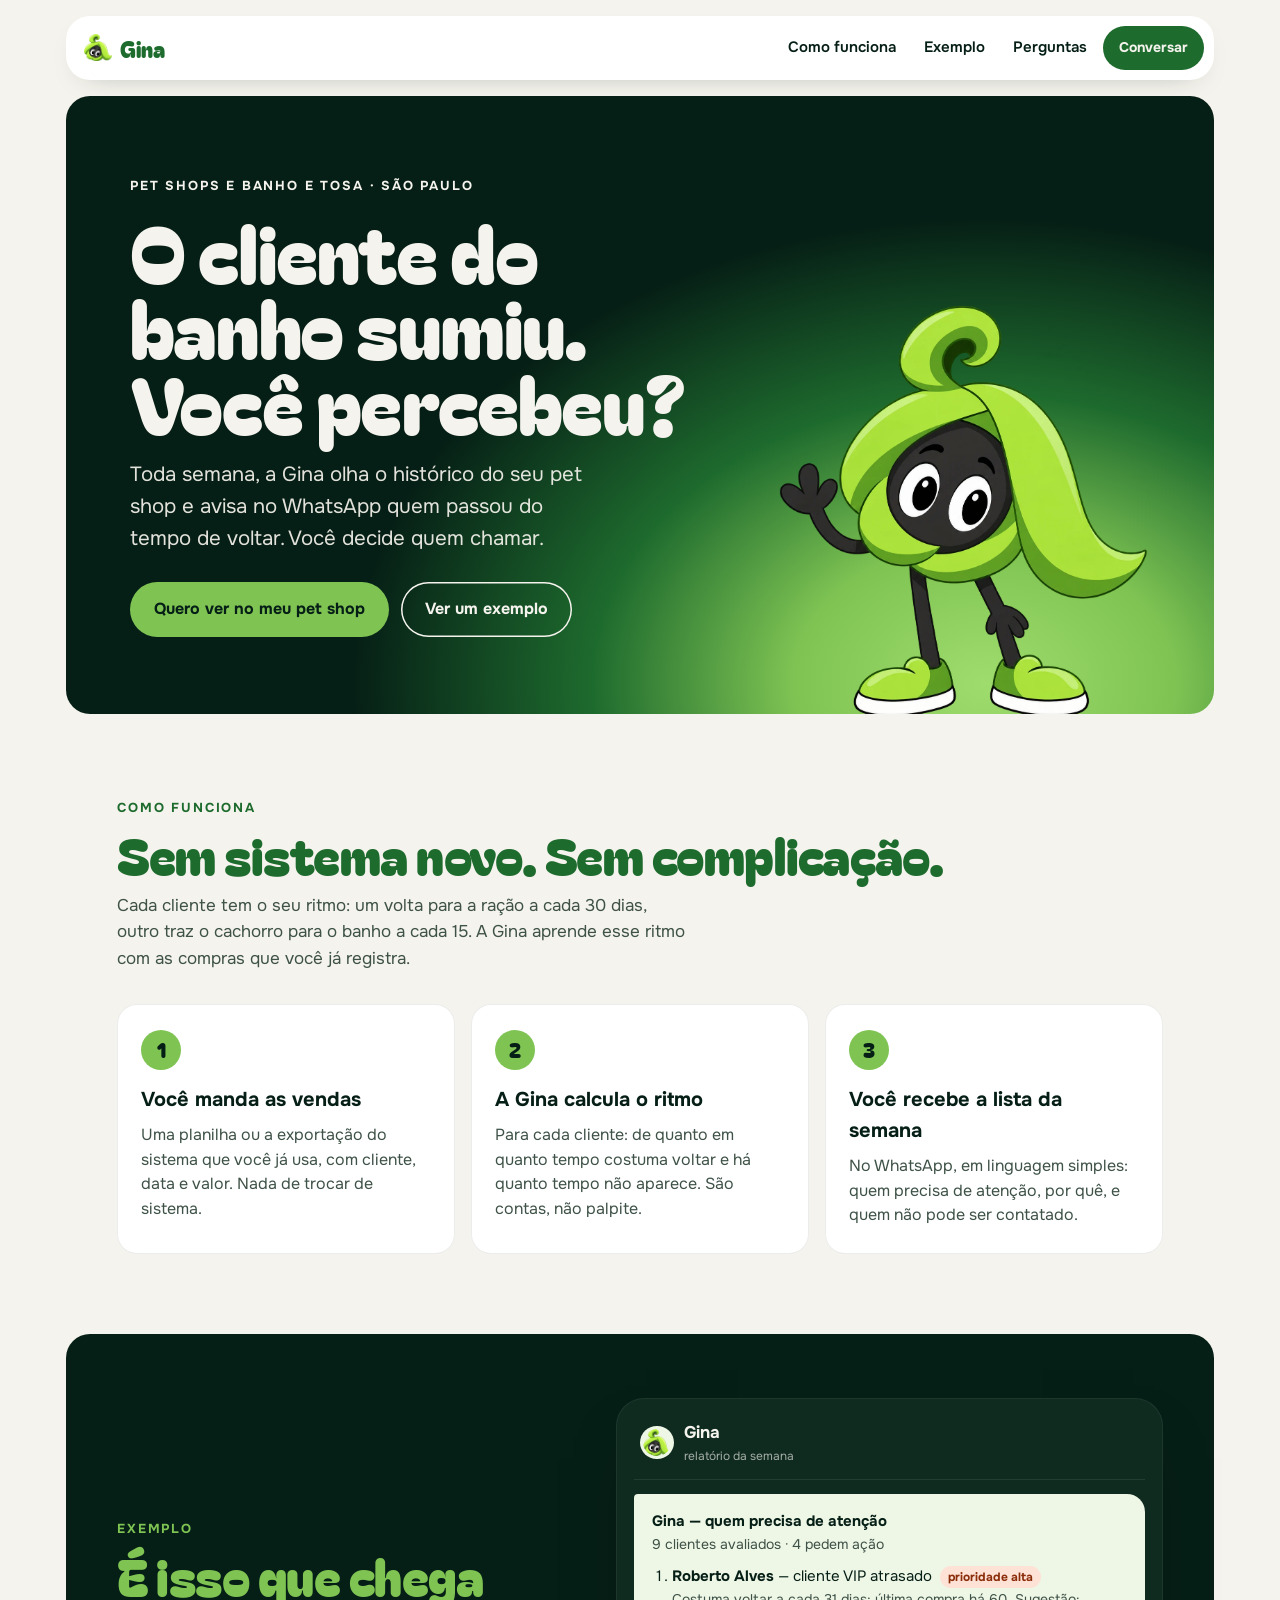
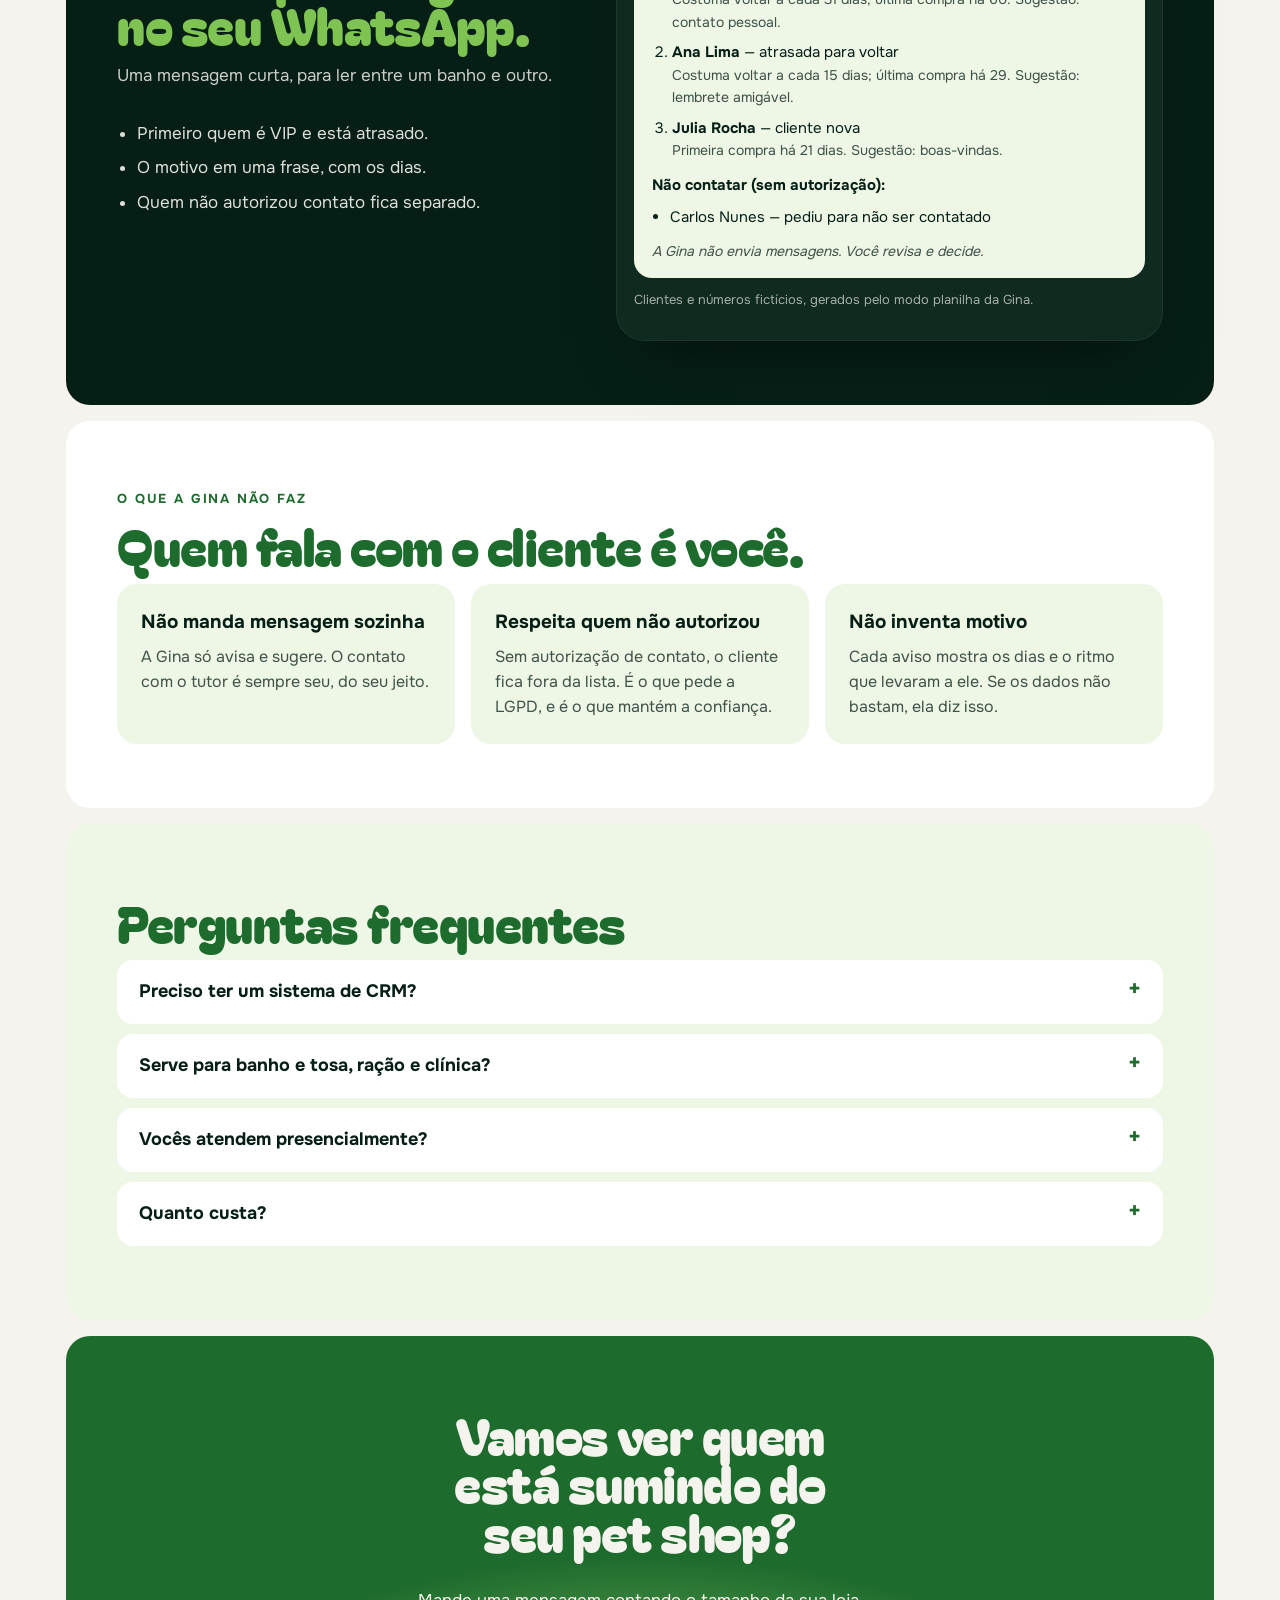
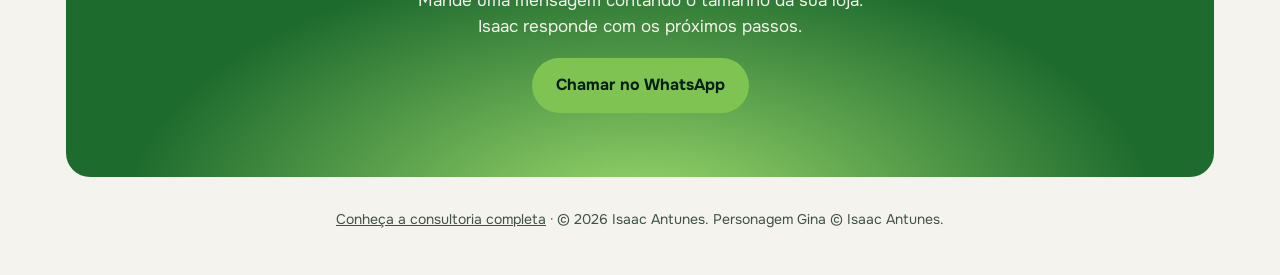
<file: petshop/index.html>
<!DOCTYPE html>
<html lang="pt-BR">
<head>
<meta charset="utf-8">
<meta name="viewport" content="width=device-width, initial-scale=1">
<title>Gina para pet shops · São Paulo</title>
<meta name="description" content="Para pet shops e banho e tosa em São Paulo: a Gina olha o histórico de compras e avisa, toda semana no WhatsApp, quais clientes passaram do tempo de voltar. Você decide quem chamar.">
<link rel="canonical" href="https://isaacantunesfacha-dev.github.io/gina-crm/petshop/">
<meta property="og:type" content="website">
<meta property="og:site_name" content="Gina">
<meta property="og:title" content="Gina para pet shops · São Paulo">
<meta property="og:description" content="Saiba toda semana quais clientes do banho, da tosa e da ração passaram do tempo de voltar.">
<meta property="og:url" content="https://isaacantunesfacha-dev.github.io/gina-crm/petshop/">
<meta property="og:locale" content="pt_BR">
<meta property="og:image" content="https://isaacantunesfacha-dev.github.io/gina-crm/assets/img/og.jpg">
<meta name="twitter:card" content="summary_large_image">
<meta name="author" content="Isaac Antunes">
<link rel="icon" href="../assets/img/gina-rosto.webp">
<link rel="preconnect" href="https://fonts.gstatic.com" crossorigin>
<link rel="stylesheet" href="https://fonts.googleapis.com/css2?family=Bagel+Fat+One&family=Onest:wght@400;500;600;700;800&display=swap">
<style>
  :root {
    --forest: #061F16;
    --green: #1E6B2E;
    --lime: #7FC453;
    --lime-soft: #9FDC6E;
    --mint: #EEF6E6;
    --cream: #F5F3ED;
    --white: #FFFFFF;
    --ink-soft: #3E5247;
    --wa: #1E6B2E;
  }
  * { box-sizing: border-box; }
  html { -webkit-text-size-adjust: 100%; }
  body { margin: 0; background: var(--cream); color: var(--forest); font: 400 17px/1.55 Onest, system-ui, sans-serif; }
  a { color: inherit; text-decoration: none; }
  img { max-width: 100%; height: auto; display: block; }
  main { max-width: 1180px; margin-inline: auto; padding: 16px; display: flex; flex-direction: column; gap: 16px; }
  .display { font-family: "Bagel Fat One", system-ui, sans-serif; font-weight: 400; line-height: .95; letter-spacing: -.01em; }
  .eyebrow { font-size: 13px; font-weight: 700; letter-spacing: .14em; text-transform: uppercase; }
  .btn { display: inline-flex; align-items: center; gap: 8px; padding: 15px 24px; border-radius: 99px; font-weight: 700; font-size: 16px; transition: transform .15s ease; }
  .btn:hover { transform: translateY(-1px); }
  .btn:focus-visible, nav a:focus-visible { outline: 3px solid var(--lime); outline-offset: 3px; }
  .btn-primary { background: var(--lime); color: var(--forest); }
  .btn-ghost { box-shadow: inset 0 0 0 1.5px currentColor; }
  .btn-dark { background: var(--green); color: var(--cream); }

  nav { padding: 10px 10px 10px 18px; border-radius: 24px; background: var(--white); box-shadow: 0 10px 30px -20px rgba(6,31,22,.4); display: flex; align-items: center; justify-content: space-between; gap: 12px; }
  nav .brand { display: flex; align-items: center; gap: 8px; }
  nav .brand span { font-family: "Bagel Fat One", system-ui; font-size: 22px; line-height: 1; color: var(--green); }
  nav .links { display: flex; align-items: center; gap: 4px; }
  nav .links a.plain { padding: 10px 12px; font-size: 15px; font-weight: 600; }
  nav .links .btn { padding: 11px 16px; font-size: 14px; }

  .hero { border-radius: 24px; overflow: hidden; color: var(--cream); background: radial-gradient(55% 75% at 80% 95%, var(--lime-soft) 0%, var(--lime) 30%, var(--green) 62%, var(--forest) 100%); display: grid; grid-template-columns: 1.25fr .75fr; align-items: end; gap: 24px; padding: clamp(36px, 6vw, 80px) clamp(22px, 5vw, 64px) 0; }
  .hero-copy { padding-bottom: clamp(36px, 6vw, 80px); }
  .hero h1 { font-size: clamp(42px, 6.2vw, 84px); margin: 14px 0 20px; text-wrap: balance; }
  .hero p.lead { font-size: clamp(18px, 1.6vw, 21px); max-width: 34ch; margin: 0 0 28px; color: rgba(245,243,237,.92); }
  .hero .ctas { display: flex; gap: 12px; flex-wrap: wrap; }
  .hero img { width: min(100%, 380px); justify-self: center; margin-bottom: -6px; }

  section.band { border-radius: 24px; padding: clamp(40px, 5vw, 72px) clamp(22px, 4vw, 56px); }
  .band h2 { font-size: clamp(32px, 4vw, 54px); margin: 10px 0 14px; color: var(--green); text-wrap: balance; }
  .band p.sub { max-width: 52ch; margin: 0 0 32px; color: var(--ink-soft); }

  .steps { display: grid; grid-template-columns: repeat(3, 1fr); gap: 16px; counter-reset: step; }
  .step { background: var(--white); border-radius: 20px; padding: 26px 24px; box-shadow: inset 0 0 0 1px rgba(6,31,22,.08); }
  .step::before { counter-increment: step; content: counter(step); display: inline-grid; place-items: center; width: 40px; height: 40px; border-radius: 50%; background: var(--lime); color: var(--forest); font: 400 20px/1 "Bagel Fat One", system-ui; margin-bottom: 14px; }
  .step h3 { margin: 0 0 8px; font-size: 20px; }
  .step p { margin: 0; color: var(--ink-soft); font-size: 16px; }

  .example { background: var(--forest); color: var(--cream); display: grid; grid-template-columns: .9fr 1.1fr; gap: clamp(24px, 4vw, 56px); align-items: center; }
  .example h2 { color: var(--lime); }
  .example p.sub { color: rgba(245,243,237,.82); }
  .example ul { margin: 0; padding-left: 20px; color: rgba(245,243,237,.9); }
  .example li { margin: 8px 0; }
  .phone { background: #0F2B20; border-radius: 28px; padding: 18px; box-shadow: 0 30px 60px -30px rgba(0,0,0,.6), inset 0 0 0 1px rgba(255,255,255,.06); }
  .chat-head { display: flex; align-items: center; gap: 10px; padding: 4px 6px 14px; border-bottom: 1px solid rgba(255,255,255,.08); margin-bottom: 14px; font-weight: 700; }
  .chat-head img { width: 34px; border-radius: 50%; background: var(--mint); padding: 3px; }
  .chat-head small { display: block; font-weight: 400; opacity: .65; font-size: 12px; }
  .bubble { background: var(--mint); color: var(--forest); border-radius: 4px 18px 18px 18px; padding: 16px 18px; font-size: 15px; line-height: 1.5; }
  .bubble p { margin: 0 0 10px; }
  .bubble p:last-child { margin-bottom: 0; }
  .bubble .muted { color: var(--ink-soft); font-size: 14px; }
  .bubble ol { margin: 0 0 12px; padding-left: 20px; }
  .bubble ol li { margin-bottom: 8px; }
  .bubble ul { margin: 0 0 12px; padding-left: 18px; color: var(--forest); }
  .tag { display: inline-block; font-size: 12px; font-weight: 700; padding: 2px 8px; border-radius: 99px; background: #FFE2D6; color: #8A2D0A; margin-left: 4px; }
  .fine { font-size: 13px; opacity: .65; margin-top: 12px; }

  .promise { background: var(--white); }
  .grid3 { display: grid; grid-template-columns: repeat(3, 1fr); gap: 16px; }
  .card { border-radius: 20px; padding: 24px; background: var(--mint); }
  .card h3 { margin: 0 0 8px; font-size: 19px; }
  .card p { margin: 0; color: var(--ink-soft); font-size: 16px; }

  .faq { background: var(--mint); }
  details { background: var(--white); border-radius: 16px; padding: 18px 22px; margin-bottom: 10px; }
  summary { cursor: pointer; font-weight: 700; font-size: 18px; list-style: none; display: flex; justify-content: space-between; gap: 16px; }
  summary::-webkit-details-marker { display: none; }
  summary::after { content: "+"; font-size: 22px; line-height: 1; color: var(--green); }
  details[open] summary::after { content: "–"; }
  details p { margin: 10px 0 0; color: var(--ink-soft); }

  .final { text-align: center; color: var(--cream); background: radial-gradient(60% 80% at 50% 110%, var(--lime-soft), var(--green) 75%); display: flex; flex-direction: column; align-items: center; gap: 18px; }
  .final h2 { color: var(--cream); max-width: 18ch; }
  .final p { max-width: 44ch; margin: 0; }
  footer { text-align: center; font-size: 14px; color: var(--ink-soft); padding: 16px 0 28px; }
  footer a { text-decoration: underline; }

  @media (max-width: 860px) {
    .hero, .example { grid-template-columns: 1fr; }
    .hero img { width: min(70%, 280px); }
    .steps, .grid3 { grid-template-columns: 1fr; }
    nav .links a.plain { display: none; }
  }
  @media (prefers-reduced-motion: reduce) { .btn { transition: none; } .btn:hover { transform: none; } }
</style>
</head>
<body>
<main>

  <nav aria-label="Principal">
    <a class="brand" href="../"><img src="../assets/img/gina-rosto.webp" alt="" width="28" height="27"><span>Gina</span></a>
    <div class="links">
      <a class="plain" href="#como">Como funciona</a>
      <a class="plain" href="#exemplo">Exemplo</a>
      <a class="plain" href="#perguntas">Perguntas</a>
      <a class="btn btn-dark" href="https://wa.me/5511991351002?text=Oi%2C%20Isaac%21%20Tenho%20um%20pet%20shop%20e%20quero%20entender%20como%20a%20Gina%20funciona." target="_blank" rel="noopener">Conversar</a>
    </div>
  </nav>

  <header class="hero">
    <div class="hero-copy">
      <span class="eyebrow">Pet shops e banho e tosa · São Paulo</span>
      <h1 class="display">O cliente do banho sumiu. Você percebeu?</h1>
      <p class="lead">Toda semana, a Gina olha o histórico do seu pet shop e avisa no WhatsApp quem passou do tempo de voltar. Você decide quem chamar.</p>
      <div class="ctas">
        <a class="btn btn-primary" href="https://wa.me/5511991351002?text=Oi%2C%20Isaac%21%20Tenho%20um%20pet%20shop%20e%20quero%20ver%20a%20Gina%20com%20os%20meus%20clientes." target="_blank" rel="noopener">Quero ver no meu pet shop</a>
        <a class="btn btn-ghost" href="#exemplo">Ver um exemplo</a>
      </div>
    </div>
    <img src="../assets/img/gina-acena.webp" alt="Gina, a personagem verde, acenando" width="1073" height="1198">
  </header>

  <section class="band" id="como" aria-labelledby="como-titulo">
    <span class="eyebrow" style="color: var(--green);">Como funciona</span>
    <h2 class="display" id="como-titulo">Sem sistema novo. Sem complicação.</h2>
    <p class="sub">Cada cliente tem o seu ritmo: um volta para a ração a cada 30 dias, outro traz o cachorro para o banho a cada 15. A Gina aprende esse ritmo com as compras que você já registra.</p>
    <div class="steps">
      <article class="step">
        <h3>Você manda as vendas</h3>
        <p>Uma planilha ou a exportação do sistema que você já usa, com cliente, data e valor. Nada de trocar de sistema.</p>
      </article>
      <article class="step">
        <h3>A Gina calcula o ritmo</h3>
        <p>Para cada cliente: de quanto em quanto tempo costuma voltar e há quanto tempo não aparece. São contas, não palpite.</p>
      </article>
      <article class="step">
        <h3>Você recebe a lista da semana</h3>
        <p>No WhatsApp, em linguagem simples: quem precisa de atenção, por quê, e quem não pode ser contatado.</p>
      </article>
    </div>
  </section>

  <section class="band example" id="exemplo" aria-labelledby="exemplo-titulo">
    <div>
      <span class="eyebrow" style="color: var(--lime);">Exemplo</span>
      <h2 class="display" id="exemplo-titulo">É isso que chega no seu WhatsApp.</h2>
      <p class="sub">Uma mensagem curta, para ler entre um banho e outro.</p>
      <ul>
        <li>Primeiro quem é VIP e está atrasado.</li>
        <li>O motivo em uma frase, com os dias.</li>
        <li>Quem não autorizou contato fica separado.</li>
      </ul>
    </div>
    <div class="phone" role="figure" aria-label="Exemplo de mensagem semanal da Gina no WhatsApp">
      <div class="chat-head"><img src="../assets/img/gina-rosto.webp" alt="" width="34" height="33"><div>Gina<small>relatório da semana</small></div></div>
      <div class="bubble">
        <p><strong>Gina — quem precisa de atenção</strong><br><span class="muted">9 clientes avaliados · 4 pedem ação</span></p>
        <ol>
          <li><strong>Roberto Alves</strong> — cliente VIP atrasado <span class="tag">prioridade alta</span><br><span class="muted">Costuma voltar a cada 31 dias; última compra há 60. Sugestão: contato pessoal.</span></li>
          <li><strong>Ana Lima</strong> — atrasada para voltar<br><span class="muted">Costuma voltar a cada 15 dias; última compra há 29. Sugestão: lembrete amigável.</span></li>
          <li><strong>Julia Rocha</strong> — cliente nova<br><span class="muted">Primeira compra há 21 dias. Sugestão: boas-vindas.</span></li>
        </ol>
        <p><strong>Não contatar (sem autorização):</strong></p>
        <ul>
          <li>Carlos Nunes — pediu para não ser contatado</li>
        </ul>
        <p class="muted"><em>A Gina não envia mensagens. Você revisa e decide.</em></p>
      </div>
      <p class="fine">Clientes e números fictícios, gerados pelo modo planilha da Gina.</p>
    </div>
  </section>

  <section class="band promise" aria-labelledby="promessa-titulo">
    <span class="eyebrow" style="color: var(--green);">O que a Gina não faz</span>
    <h2 class="display" id="promessa-titulo">Quem fala com o cliente é você.</h2>
    <div class="grid3">
      <article class="card">
        <h3>Não manda mensagem sozinha</h3>
        <p>A Gina só avisa e sugere. O contato com o tutor é sempre seu, do seu jeito.</p>
      </article>
      <article class="card">
        <h3>Respeita quem não autorizou</h3>
        <p>Sem autorização de contato, o cliente fica fora da lista. É o que pede a LGPD, e é o que mantém a confiança.</p>
      </article>
      <article class="card">
        <h3>Não inventa motivo</h3>
        <p>Cada aviso mostra os dias e o ritmo que levaram a ele. Se os dados não bastam, ela diz isso.</p>
      </article>
    </div>
  </section>

  <section class="band faq" id="perguntas" aria-labelledby="faq-titulo">
    <h2 class="display" id="faq-titulo">Perguntas frequentes</h2>
    <details>
      <summary>Preciso ter um sistema de CRM?</summary>
      <p>Não. Uma planilha com cliente, data e valor de cada compra já basta. Se você usa um sistema de pet shop, a exportação dele também serve.</p>
    </details>
    <details>
      <summary>Serve para banho e tosa, ração e clínica?</summary>
      <p>Sim. Cada serviço tem um ritmo diferente, e a Gina calcula o ritmo de cada cliente a partir do que ele de fato compra.</p>
    </details>
    <details>
      <summary>Vocês atendem presencialmente?</summary>
      <p>O atendimento é em São Paulo, presencial ou remoto, como for melhor para a sua rotina.</p>
    </details>
    <details>
      <summary>Quanto custa?</summary>
      <p>Depende do tamanho da sua base de clientes. Conversamos pelo WhatsApp e você recebe uma proposta com valor fechado.</p>
    </details>
  </section>

  <section class="band final" aria-labelledby="final-titulo">
    <h2 class="display" id="final-titulo">Vamos ver quem está sumindo do seu pet shop?</h2>
    <p>Mande uma mensagem contando o tamanho da sua loja. Isaac responde com os próximos passos.</p>
    <a class="btn btn-primary" href="https://wa.me/5511991351002?text=Oi%2C%20Isaac%21%20Tenho%20um%20pet%20shop%20e%20quero%20ver%20a%20Gina%20com%20os%20meus%20clientes." target="_blank" rel="noopener">Chamar no WhatsApp</a>
  </section>

  <footer>
    <a href="../">Conheça a consultoria completa</a> · © 2026 Isaac Antunes. Personagem Gina © Isaac Antunes.
  </footer>

</main>
</body>
</html>
</file>
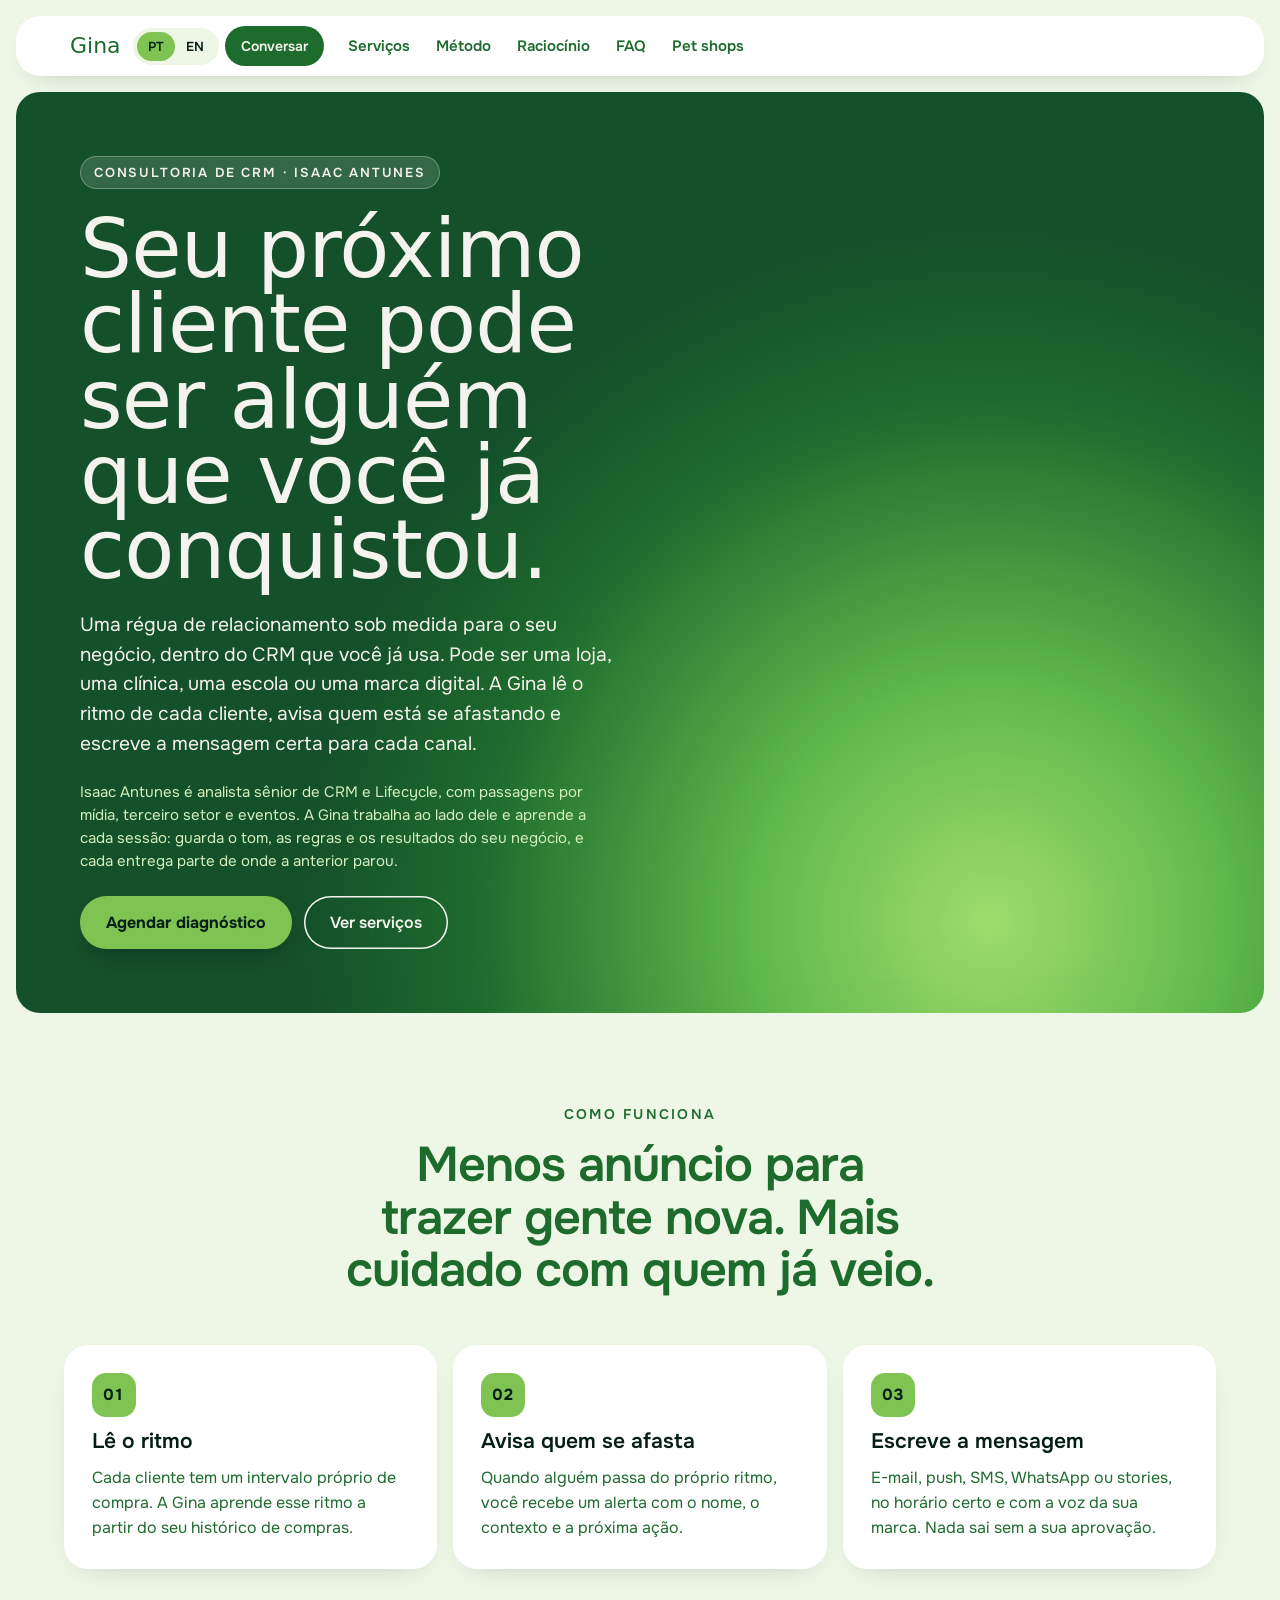
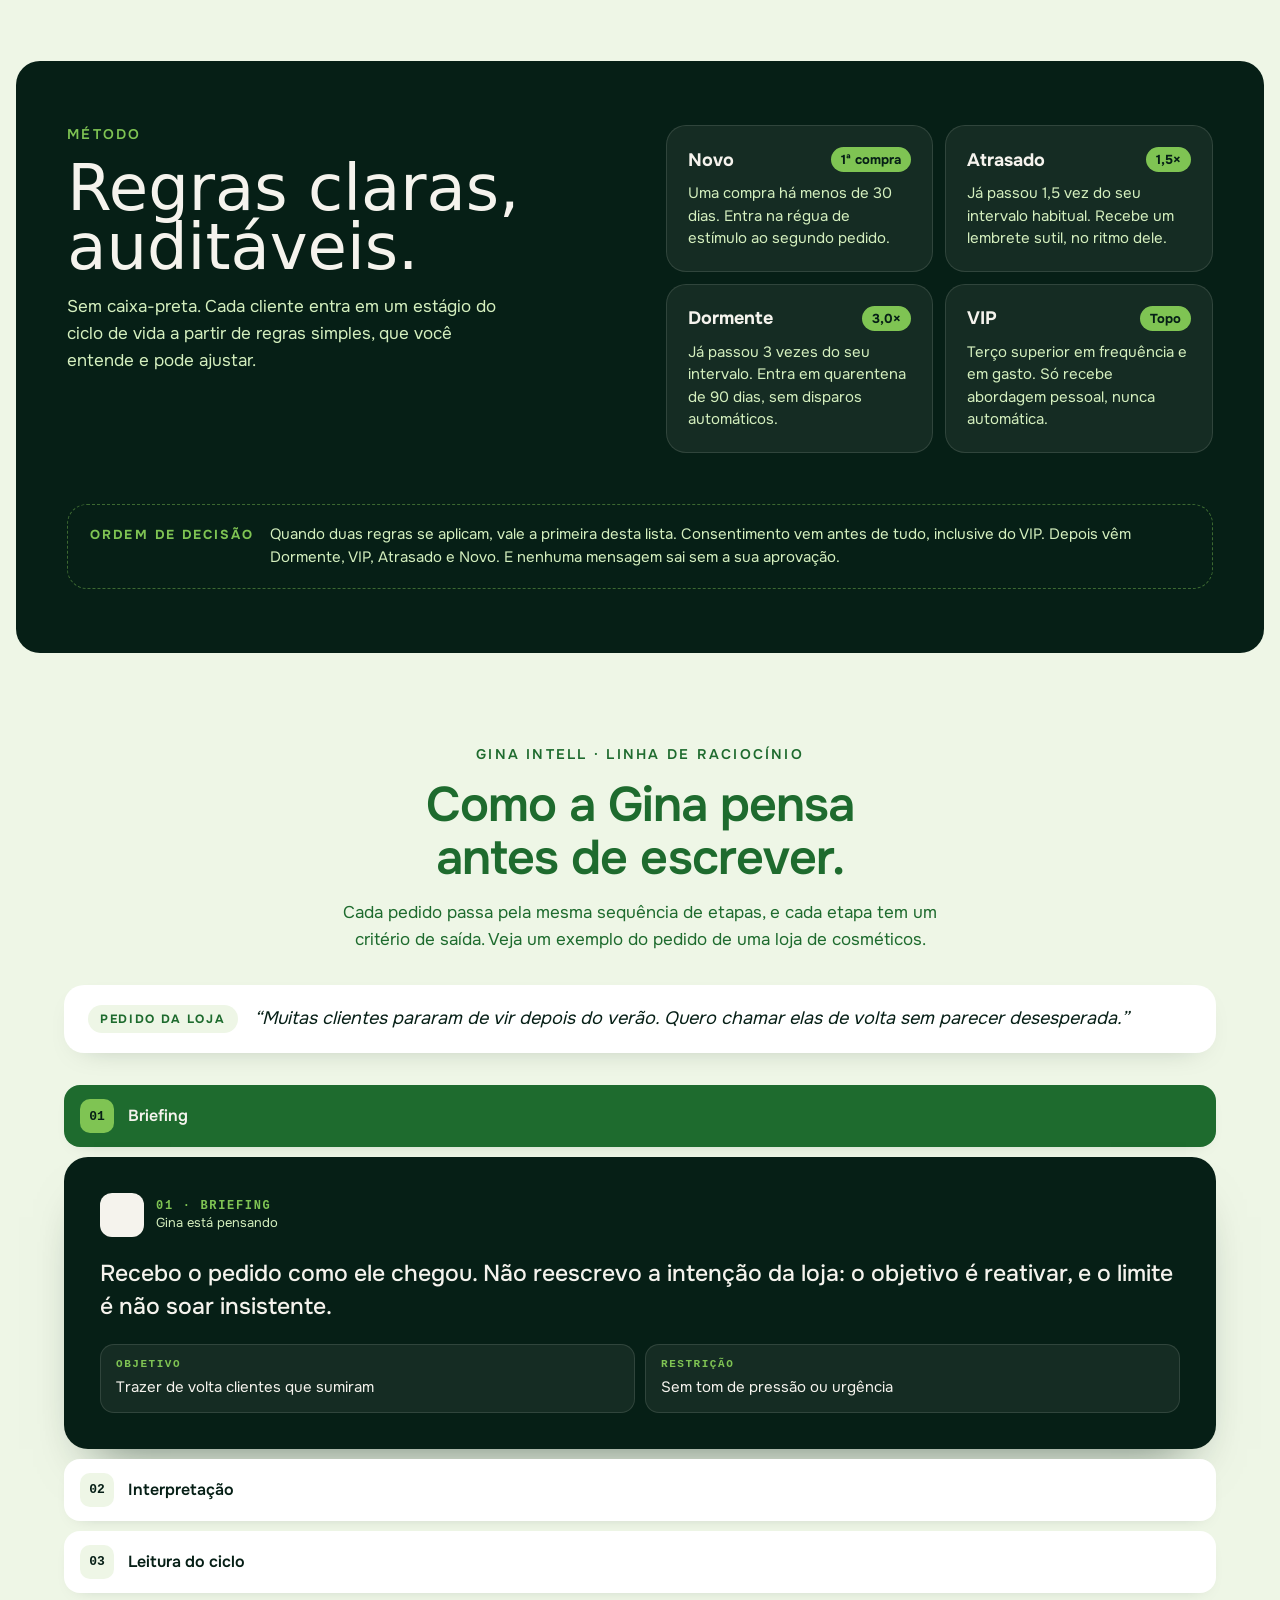
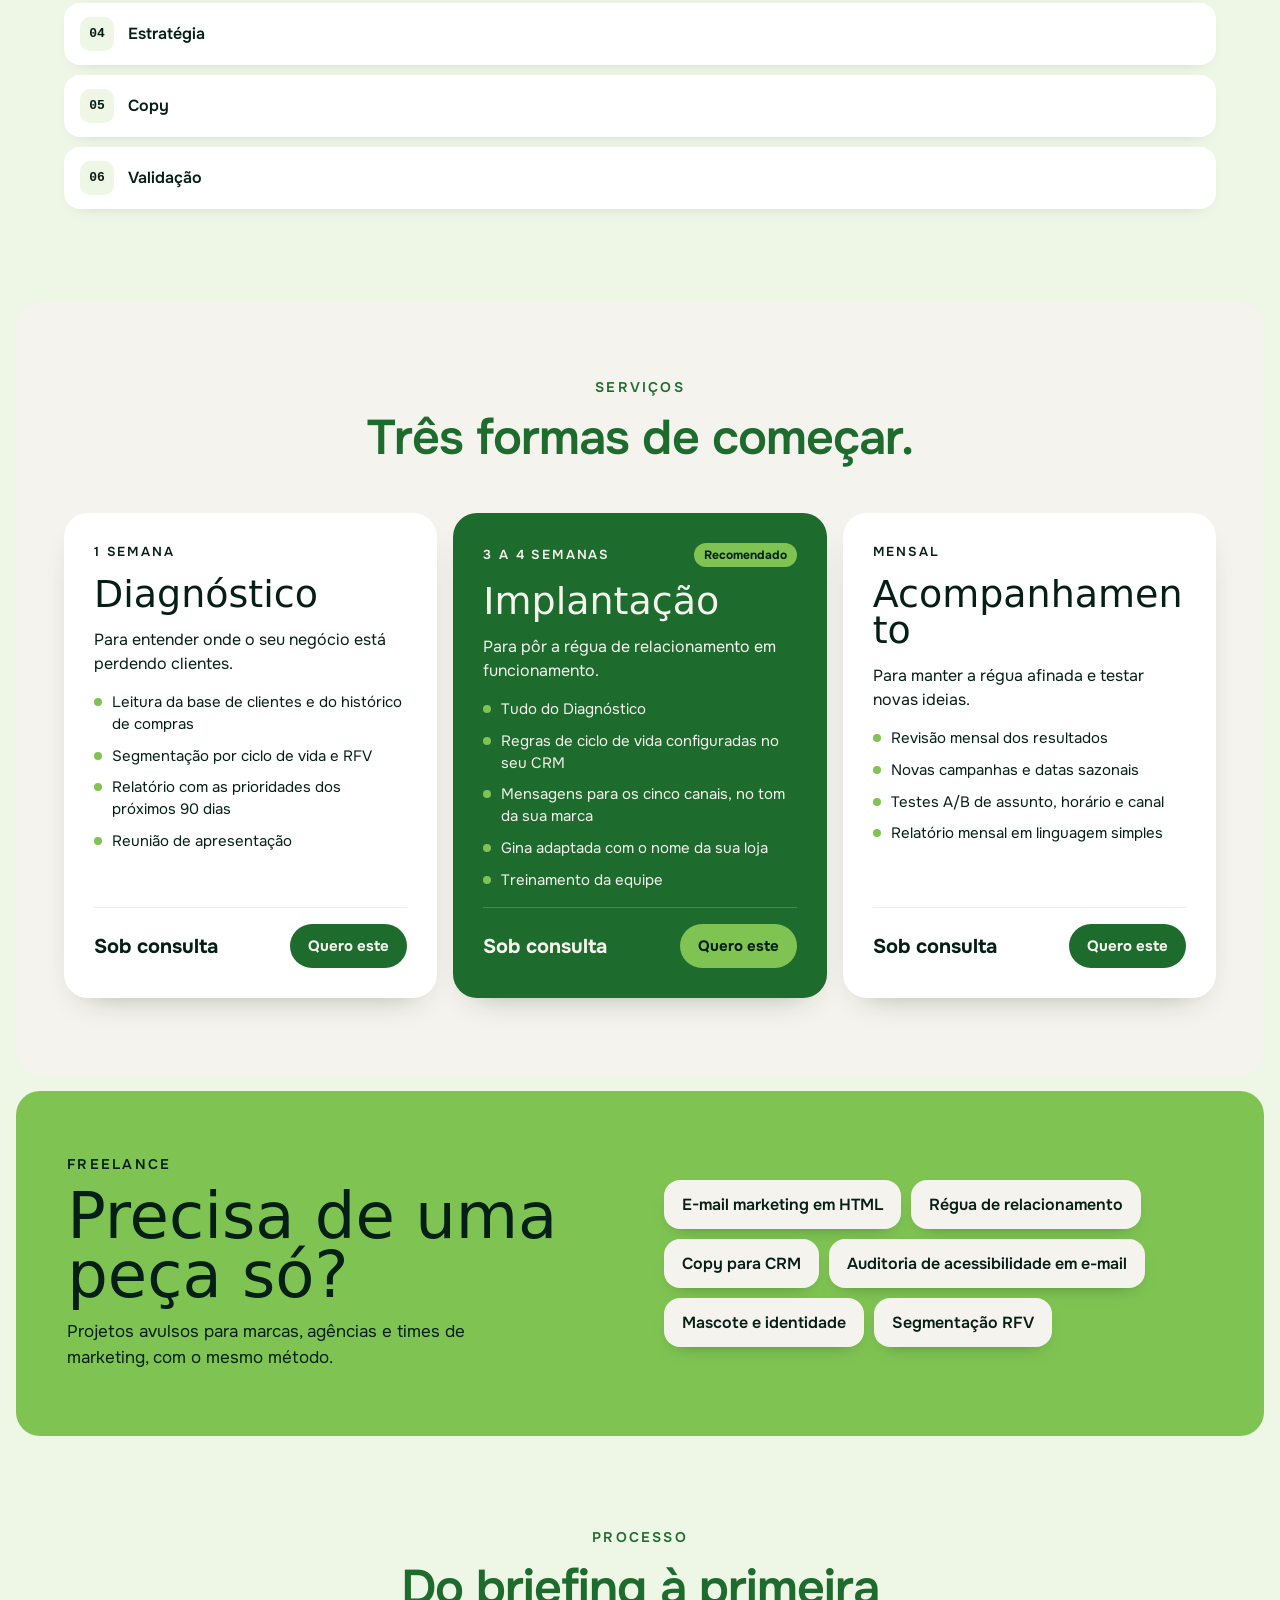
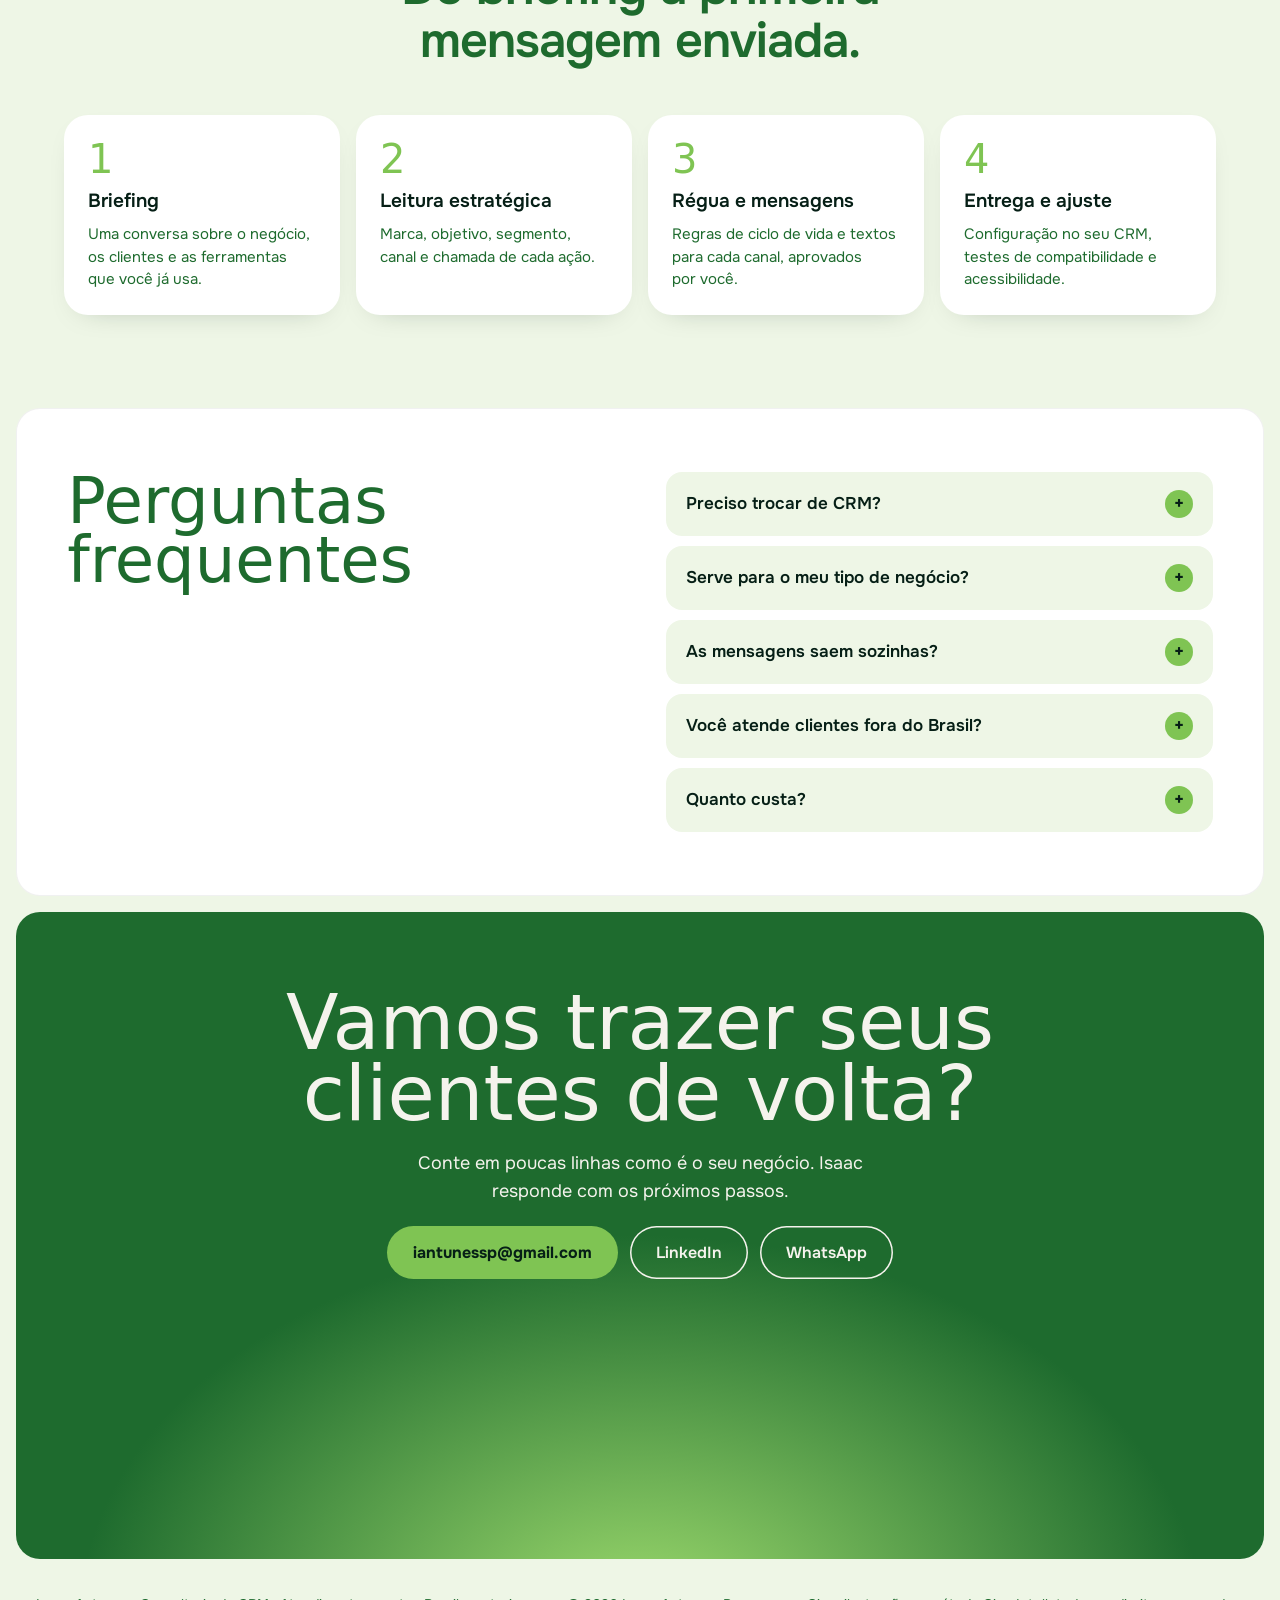
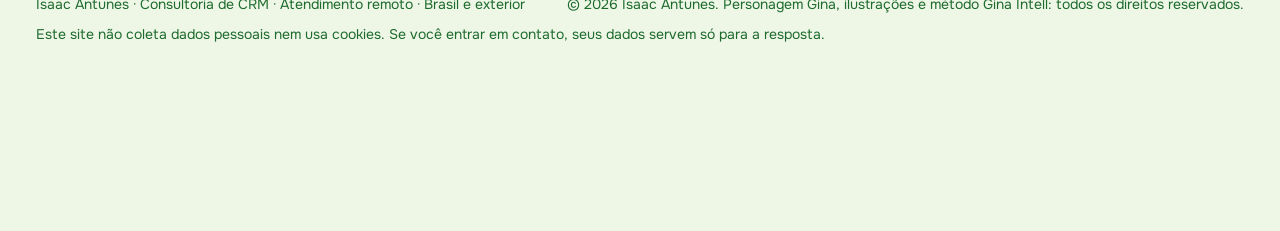
<file: pt/index.html>
<!DOCTYPE html>
<html lang="pt-BR">
<head>
<meta charset="utf-8">
<meta name="robots" content="noindex">
<meta http-equiv="refresh" content="0; url=../">
<link rel="canonical" href="../">
<title>Gina · Consultoria de CRM</title>
</head>
<body><p>Esta página mudou de lugar. <a href="../">Continuar</a>.</p></body>
</html>
</file>
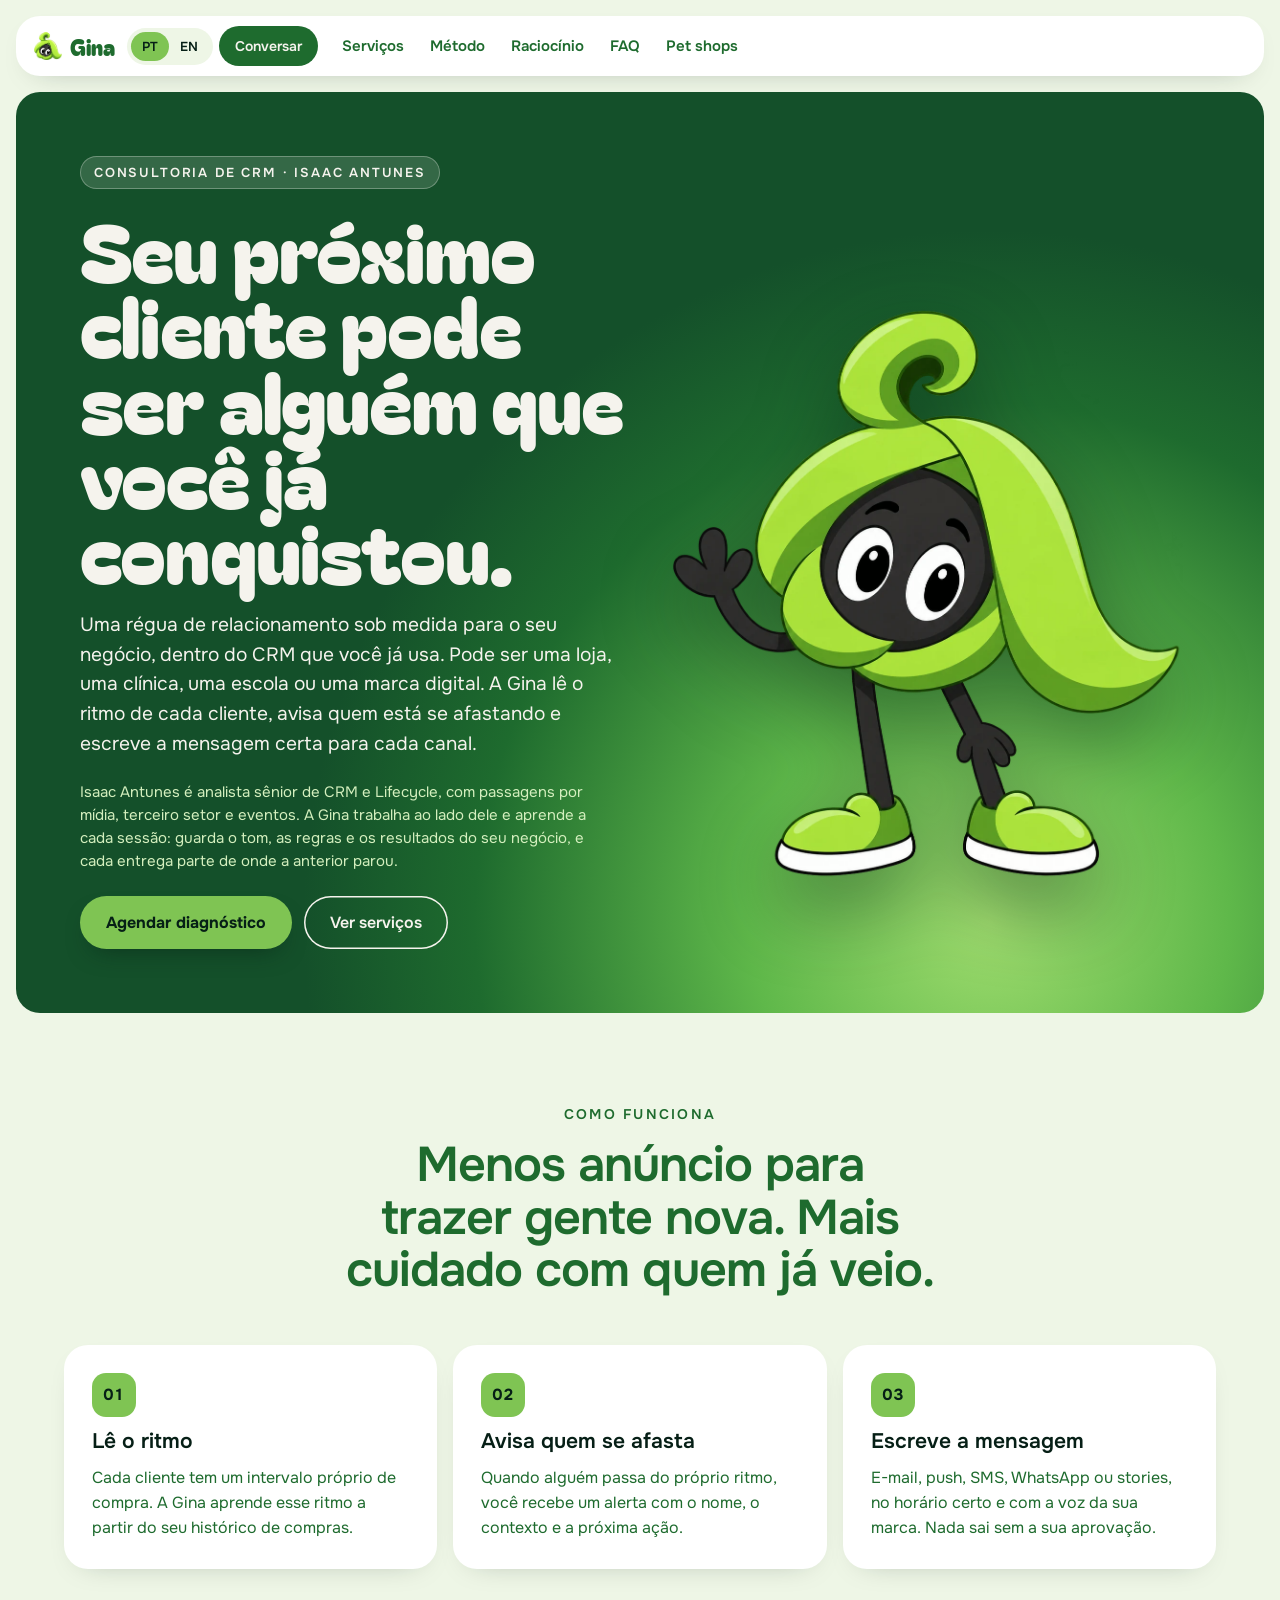
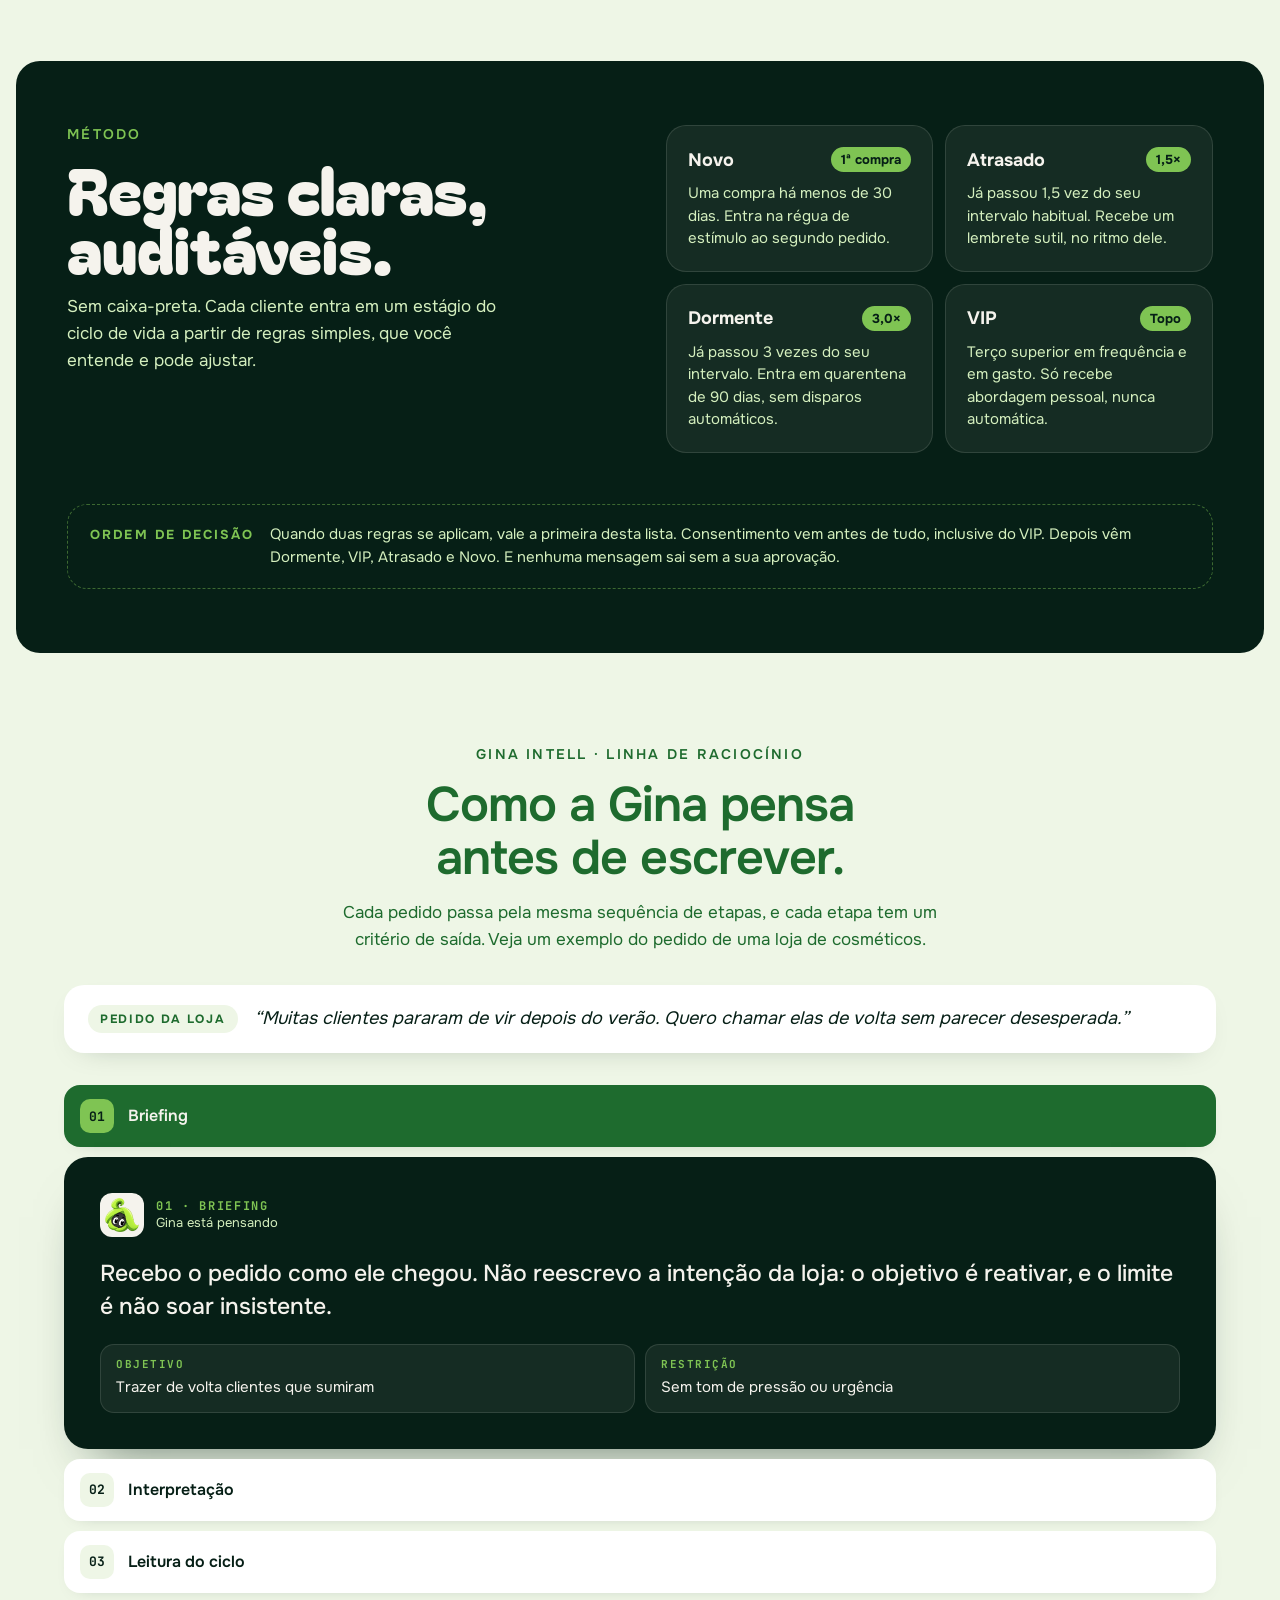
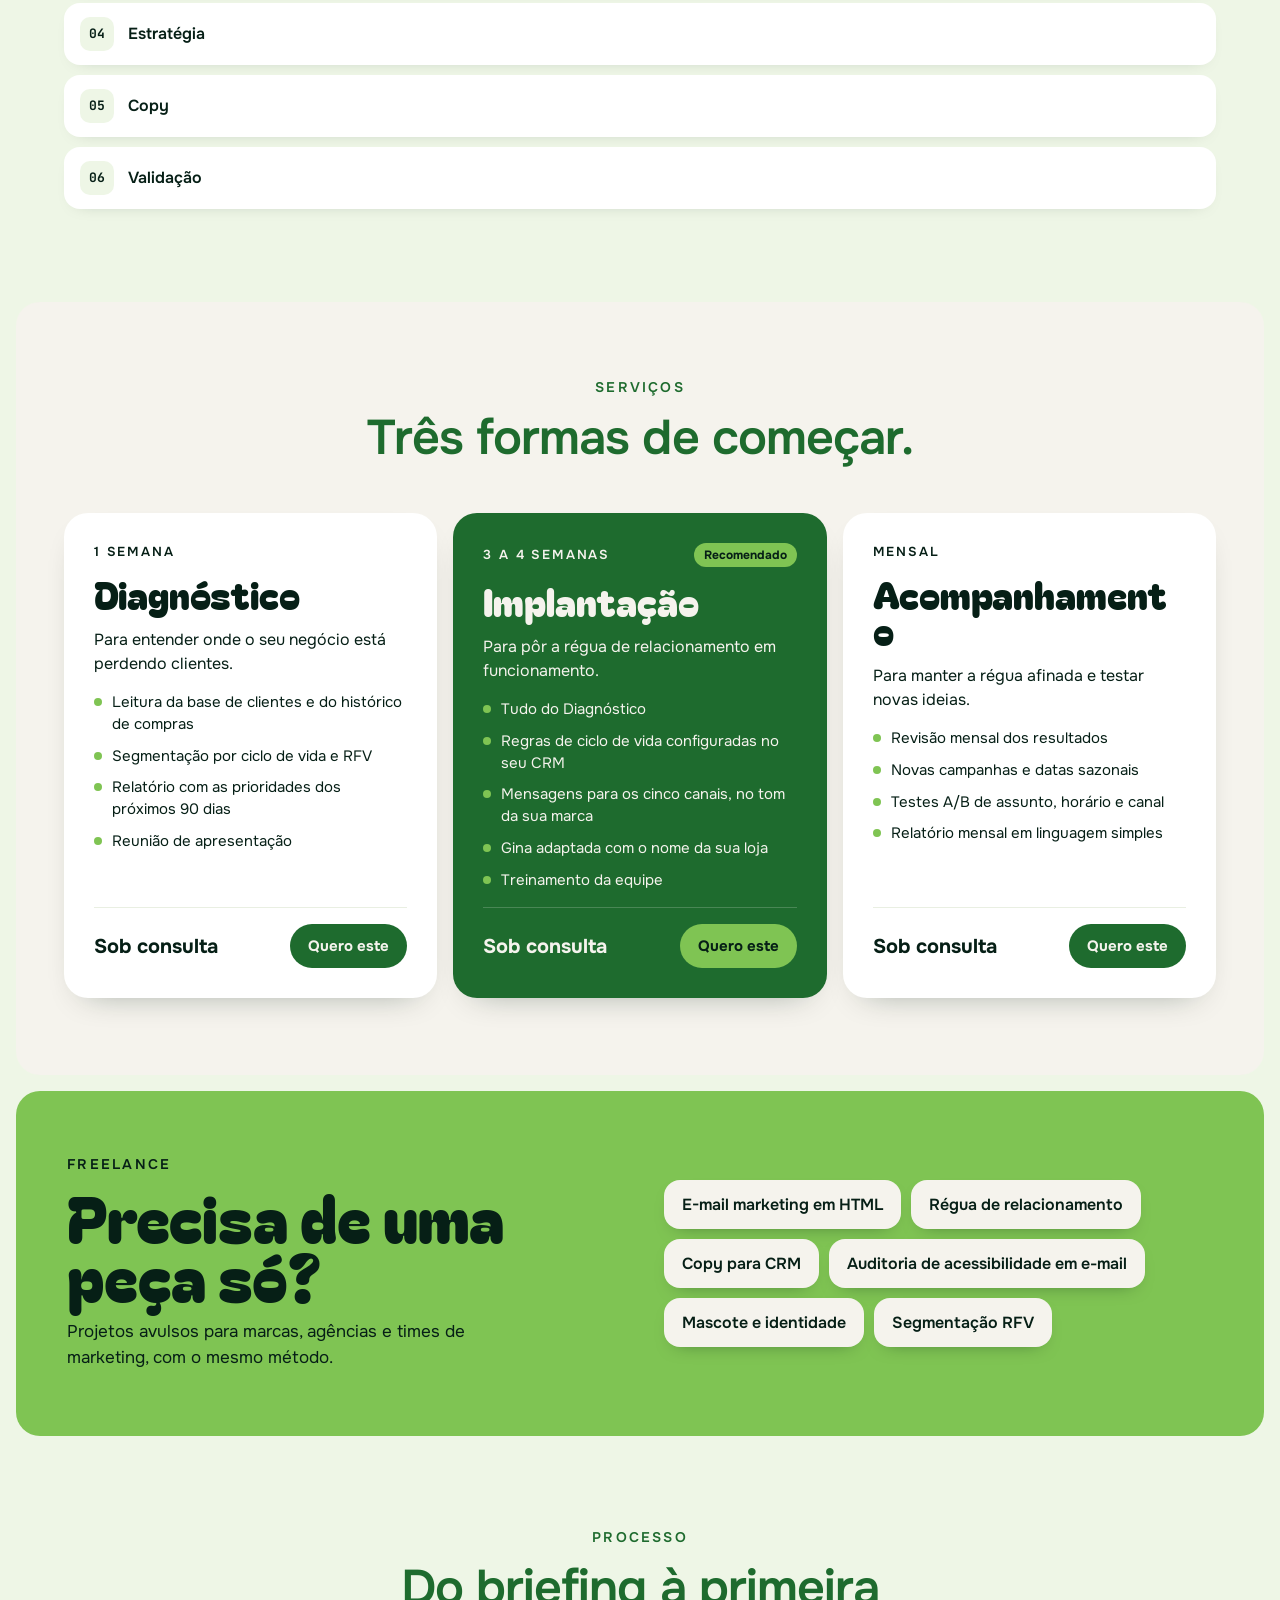
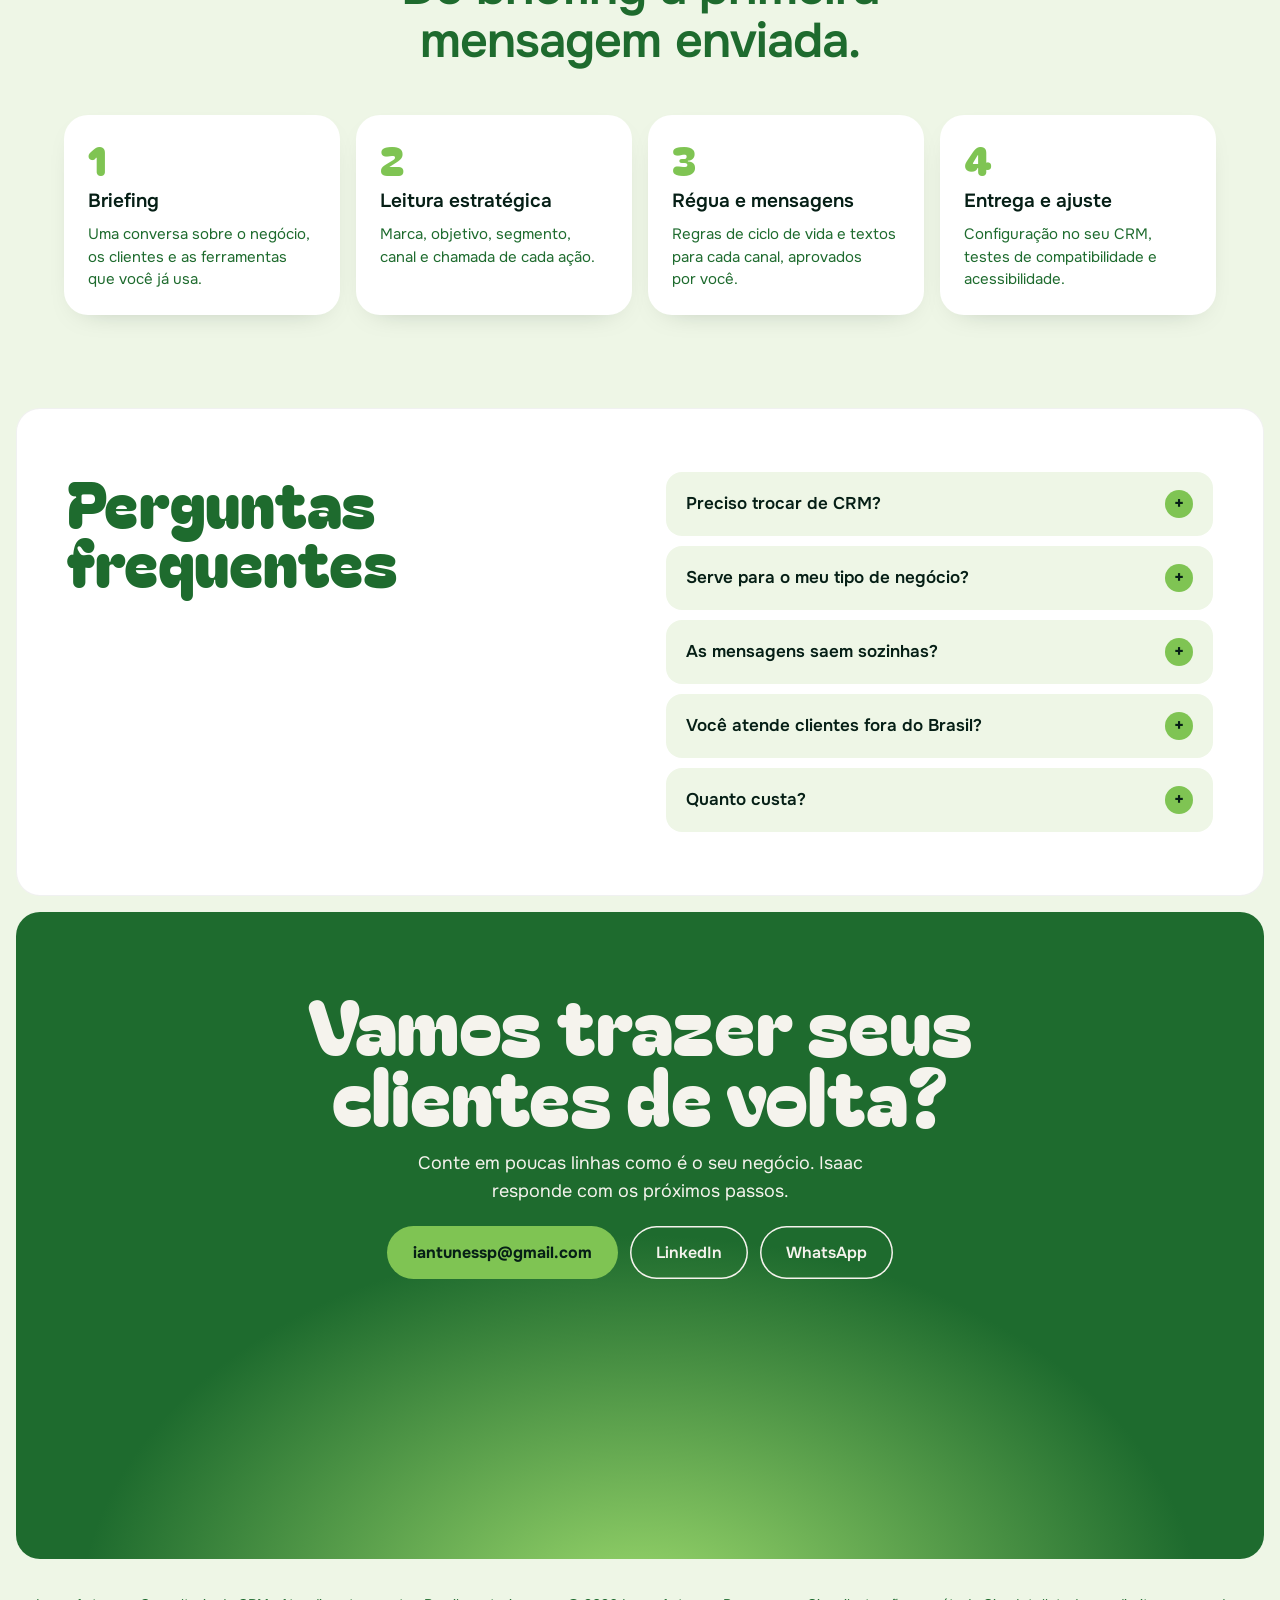
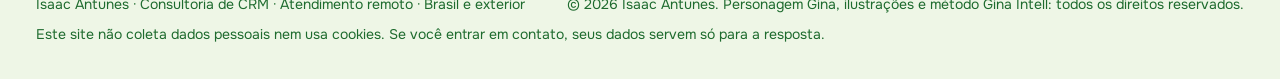
<file: pt/demo/index.html>
<!DOCTYPE html>
<html lang="pt-BR">
<head>
<meta charset="utf-8">
<meta name="robots" content="noindex">
<meta http-equiv="refresh" content="0; url=../../#reasoning">
<link rel="canonical" href="../../#reasoning">
<title>Gina · Consultoria de CRM</title>
</head>
<body><p>Esta página mudou de lugar. <a href="../../#reasoning">Continuar</a>.</p></body>
</html>
</file>
